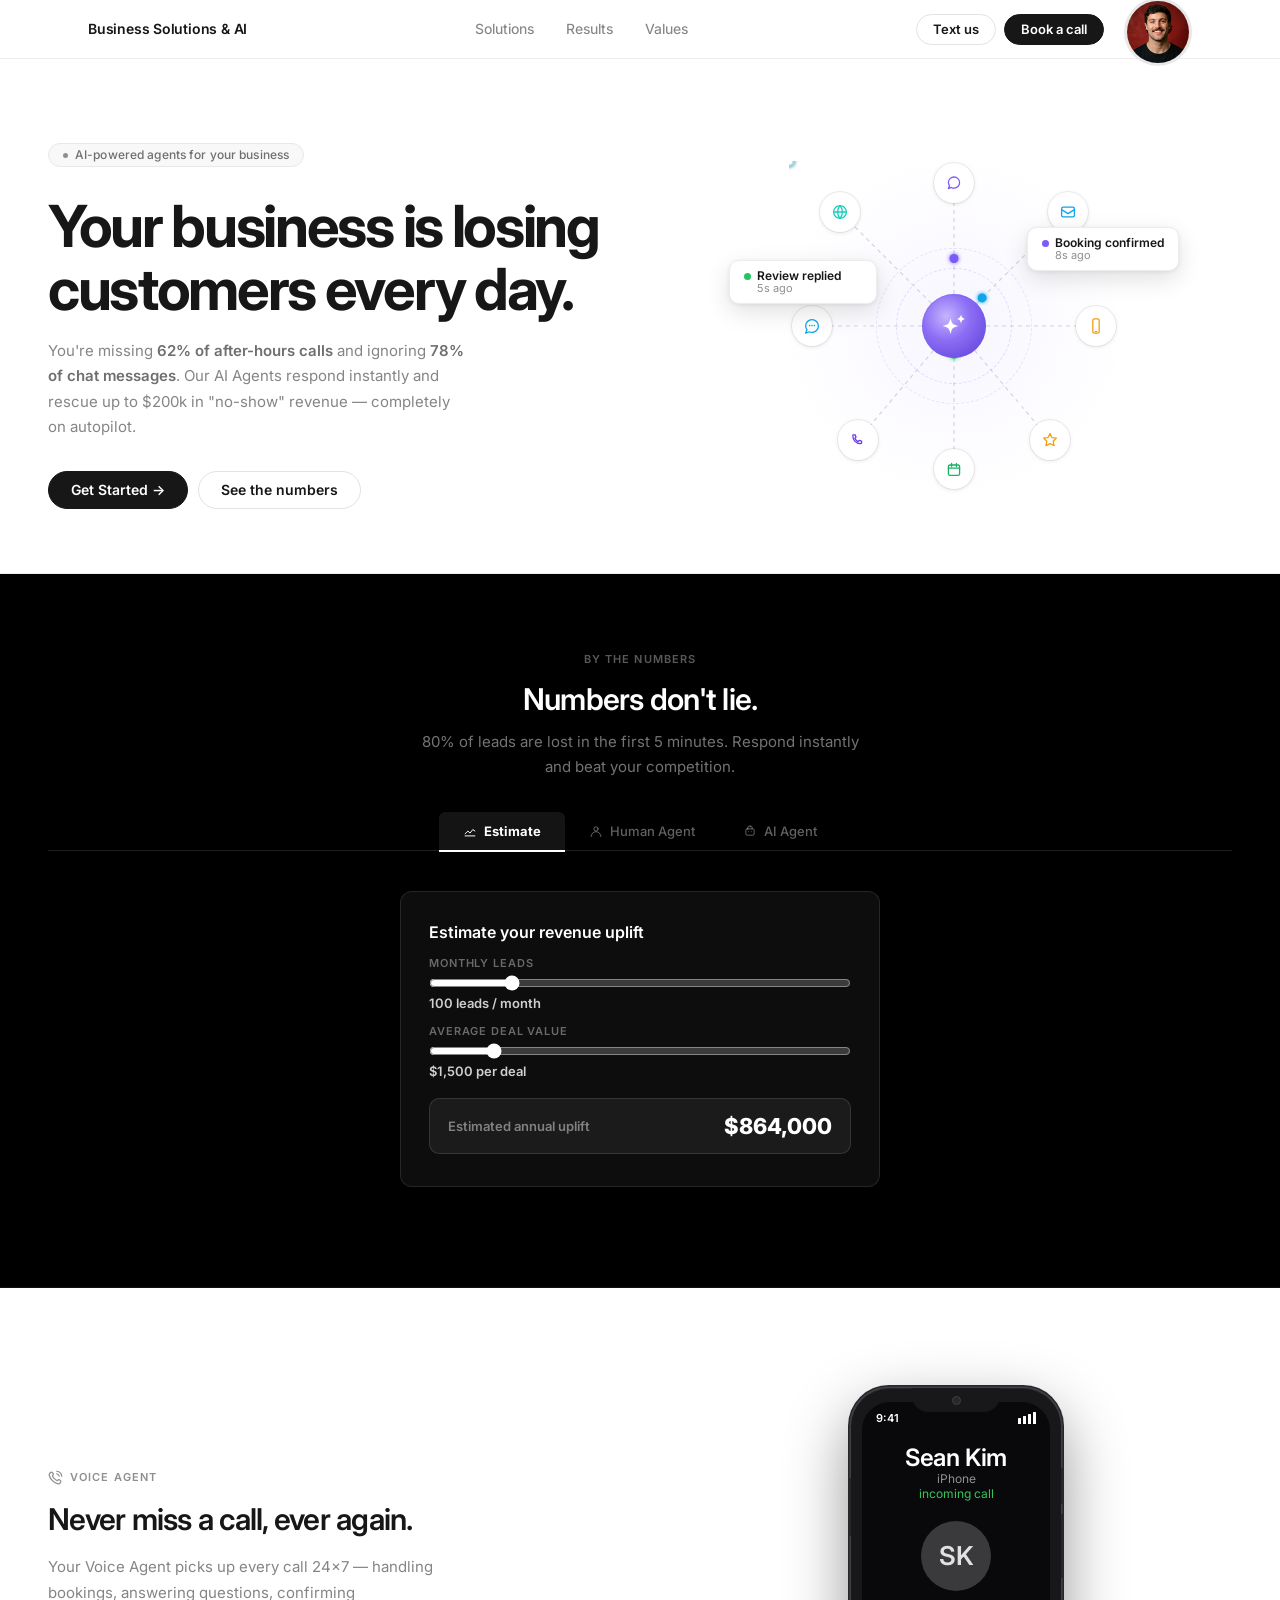
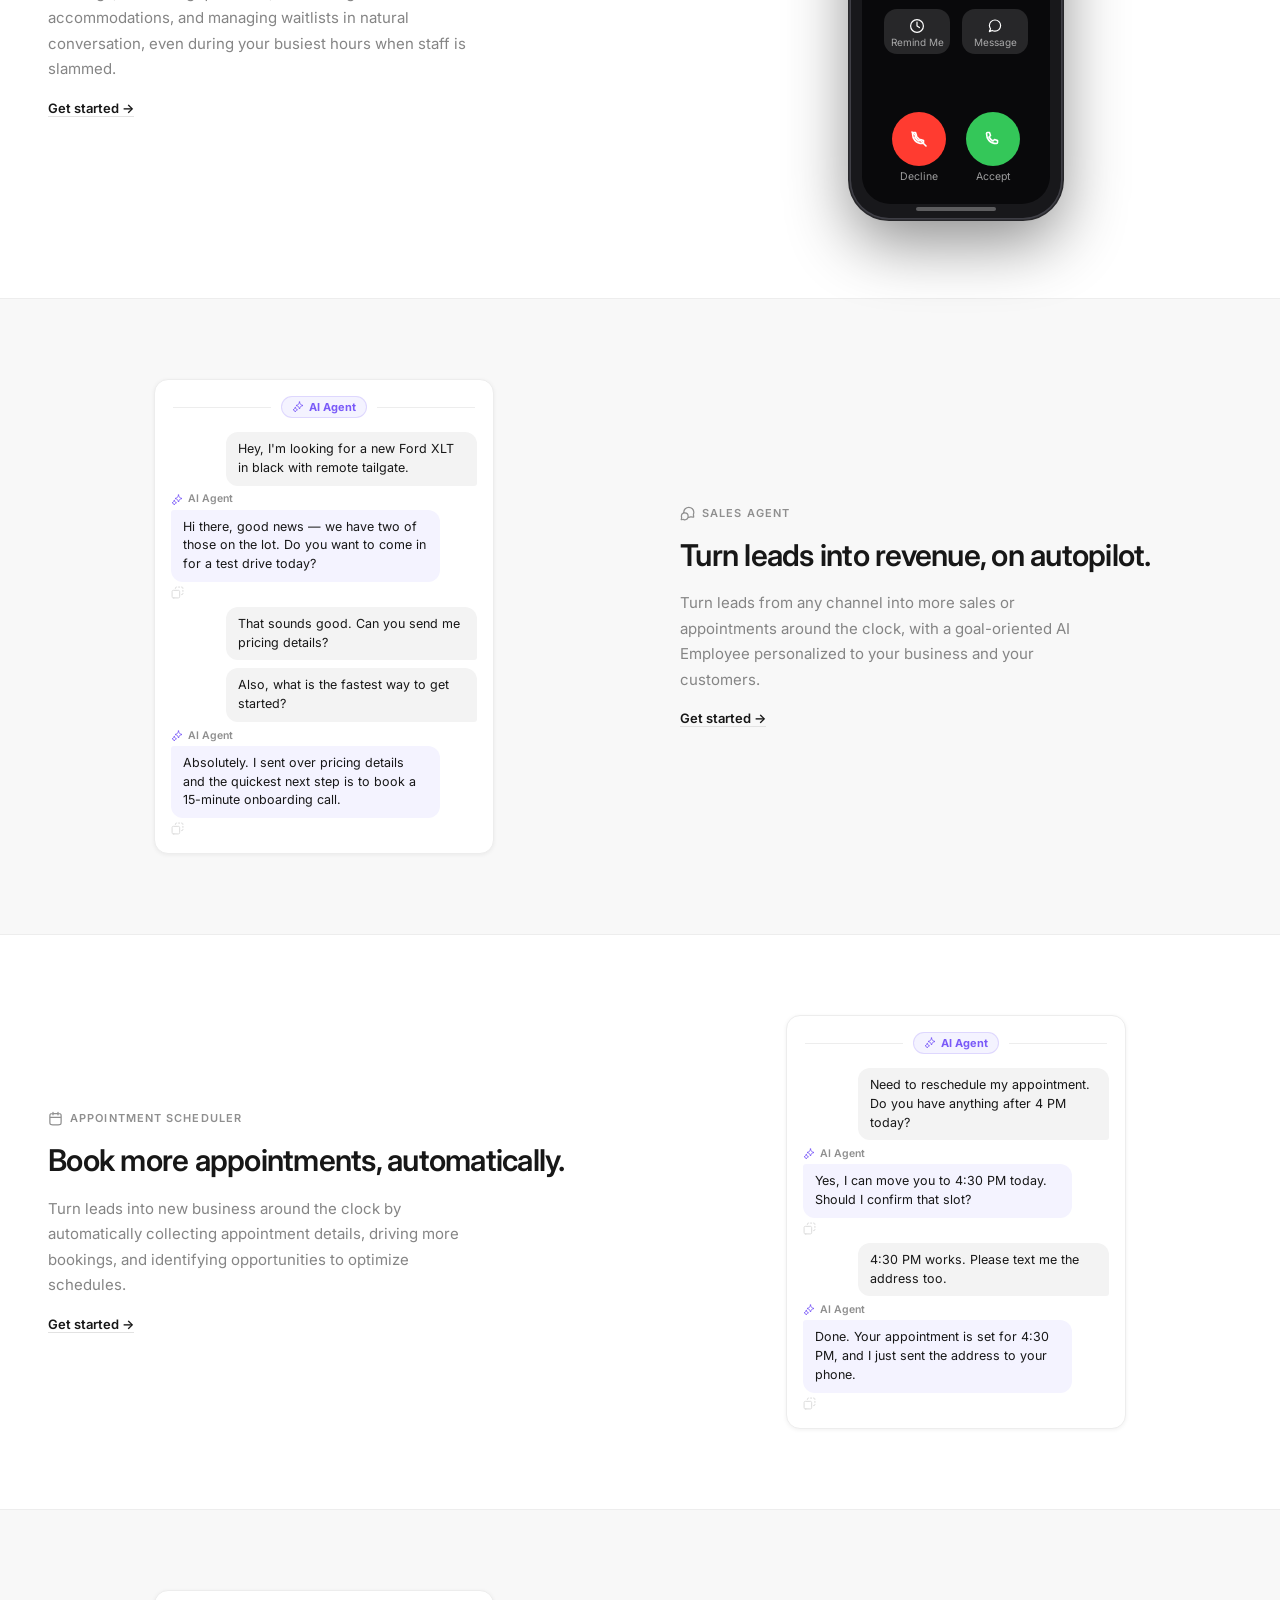
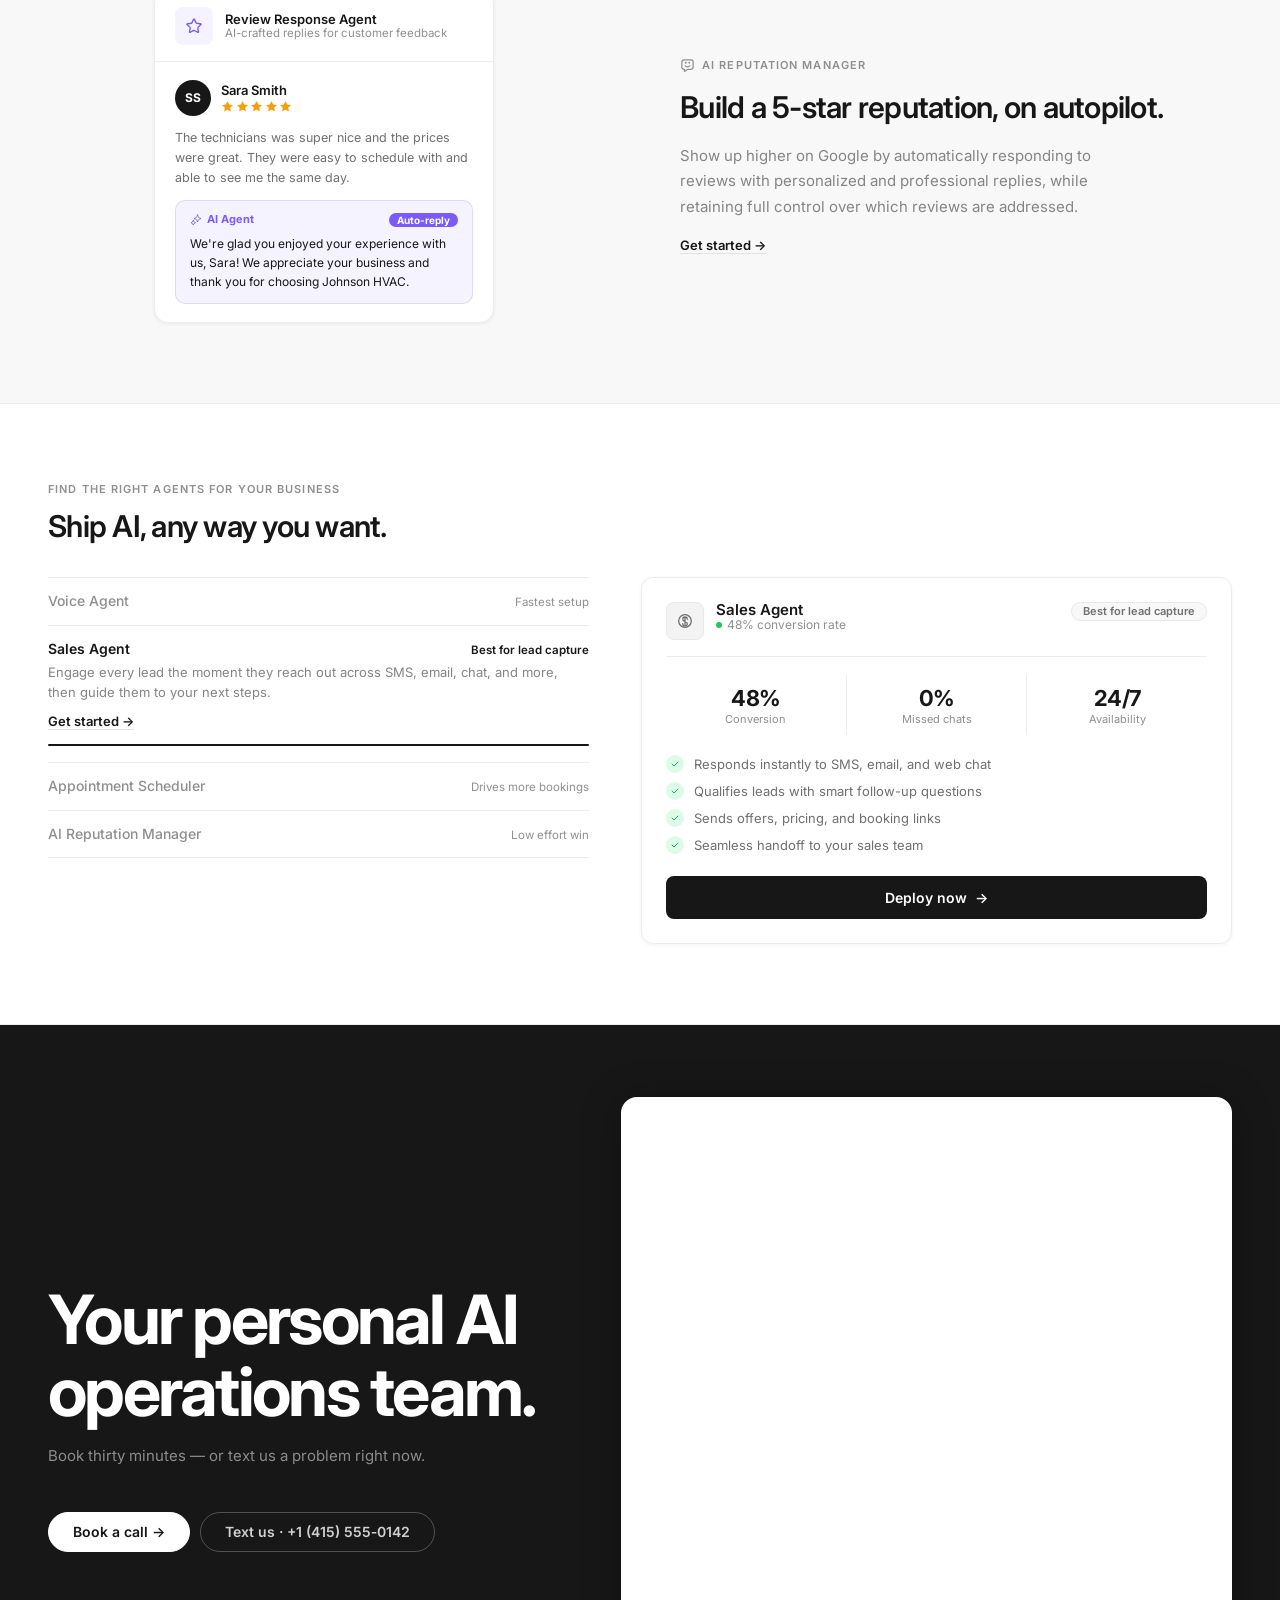
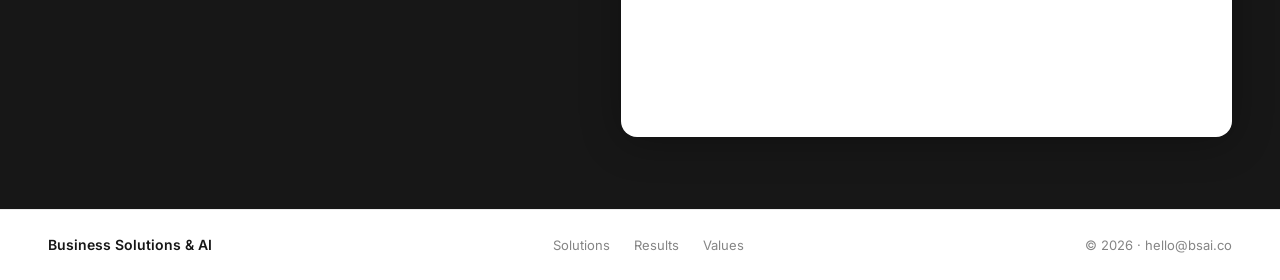
<file: AI Agents - reformatted.html>
<!DOCTYPE html>
<html lang="en">
<head>
  <meta charset="UTF-8" />
  <meta name="viewport" content="width=device-width, initial-scale=1.0" />
  <title>AI Agents — Business Solutions & AI</title>
  <link rel="preconnect" href="https://fonts.googleapis.com" />
  <link rel="preconnect" href="https://fonts.gstatic.com" crossorigin />
  <link href="https://fonts.googleapis.com/css2?family=Inter:ital,wght@0,300;0,400;0,500;0,600;0,700;0,800;1,400;1,500&display=swap" rel="stylesheet" />

  <style>
    /* ── Tokens ─────────────────────────────────────── */
    :root {
      --gray1:  #fcfcfc;
      --gray2:  #f8f8f8;
      --gray3:  #f3f3f3;
      --gray4:  #ededed;
      --gray5:  #e8e8e8;
      --gray6:  #e2e2e2;
      --gray7:  #dbdbdb;
      --gray8:  #c7c7c7;
      --gray9:  #8f8f8f;
      --gray10: #858585;
      --gray11: #6f6f6f;
      --gray12: #171717;
      --radii-pill: 9999px;
      /* accent only used inside product widget components */
      --accent:        #7a5af8;
      --accent-light:  #f4f3ff;
      --accent-border: rgba(122,90,248,.18);
      --green:    #16b364;
      --green-bg: #dcfce7;
    }

    /* ── Reset ──────────────────────────────────────── */
    *, *::before, *::after { box-sizing: border-box; margin: 0; padding: 0; }
    html { height: 100%; font-feature-settings: "kern" 1; font-kerning: normal; scroll-behavior: smooth; }
    body {
      font-family: Inter, -apple-system, BlinkMacSystemFont, 'Segoe UI', Roboto, Oxygen, Ubuntu, Cantarell, 'Helvetica Neue', sans-serif;
      -webkit-font-smoothing: antialiased;
      background: #fff;
      color: hsl(0,0%,9%);
      line-height: 1;
      overflow-x: hidden;
    }
    a { color: inherit; text-decoration: none; }

    /* ── Nav (matches index.html) ───────────────────── */
    nav {
      position: sticky; top: 0; z-index: 100;
      background: rgba(255,255,255,0.94);
      backdrop-filter: blur(14px);
      border-bottom: 1px solid var(--gray4);
    }
    .nav-inner {
      max-width: 1200px; margin: 0 auto; padding: 0 48px;
      display: flex; align-items: center; justify-content: space-between;
      height: 58px;
    }
    .brand { font-size: 14px; font-weight: 600; letter-spacing: -0.015em; color: var(--gray12); }
    .nav-links { display: flex; gap: 32px; font-size: 14px; color: var(--gray10); font-weight: 450; }
    .nav-links a:hover { color: var(--gray12); transition: color 0.15s; }
    .nav-cta { display: flex; gap: 8px; align-items: center; }

    /* ── Buttons (matches index.html) ───────────────── */
    .btn {
      font-family: inherit; font-size: 13px; font-weight: 600;
      padding: 8px 16px; border-radius: var(--radii-pill);
      cursor: pointer; border: 1px solid transparent;
      transition: all 0.15s; white-space: nowrap; line-height: 1;
    }
    .btn-outline { background: transparent; border-color: var(--gray6); color: var(--gray12); }
    .btn-outline:hover { border-color: var(--gray9); }
    .btn-dark { background: var(--gray12); color: #fff; border-color: var(--gray12); }
    .btn-dark:hover { background: #000; }
    .btn-white { background: #fff; color: var(--gray12); border-color: #fff; font-size: 14px; padding: 12px 24px; }
    .btn-white:hover { background: var(--gray2); }
    .btn-ghost-white { background: transparent; border-color: rgba(255,255,255,0.25); color: rgba(255,255,255,0.8); font-size: 14px; padding: 12px 24px; }
    .btn-ghost-white:hover { border-color: rgba(255,255,255,0.55); }

    /* ── Contact avatar (matches index.html) ────────── */
    .contact-avatar-wrap { position: relative; margin-left: 12px; align-self: center; }
    .contact-avatar {
      width: 68px; height: 68px; border-radius: 50%;
      object-fit: cover; object-position: center 15%;
      cursor: pointer; border: 3px solid var(--gray5);
      transition: border-color 0.18s, box-shadow 0.18s, transform 0.18s;
      display: block; position: relative; z-index: 101; margin-top: 6px;
    }
    .contact-avatar-wrap:hover .contact-avatar,
    .contact-avatar-wrap:focus-within .contact-avatar {
      border-color: var(--gray9); box-shadow: 0 0 0 4px rgba(23,23,23,0.07);
      transform: scale(1.5); transform-origin: top right;
    }
    .contact-card {
      position: absolute; top: 84px; left: 50%;
      background: #fff; border: 1px solid var(--gray5); border-radius: 12px;
      padding: 16px; min-width: 220px;
      box-shadow: 0 8px 32px rgba(0,0,0,0.10), 0 1px 4px rgba(0,0,0,0.06);
      opacity: 0; pointer-events: none;
      transform: translateX(-50%) translateY(-6px) scale(0.98);
      transition: opacity 0.18s, transform 0.18s; z-index: 200;
    }
    .contact-avatar-wrap:hover .contact-card,
    .contact-avatar-wrap:focus-within .contact-card {
      opacity: 1; pointer-events: auto; transform: translateX(-50%) translateY(0) scale(1);
    }
    .contact-card-header { display: flex; align-items: center; gap: 10px; margin-bottom: 12px; }
    .contact-card-name { font-size: 13px; font-weight: 600; color: var(--gray12); line-height: 1.3; }
    .contact-card-title { font-size: 11px; color: var(--gray10); font-weight: 400; margin-top: 1px; }
    .contact-divider { height: 1px; background: var(--gray4); margin-bottom: 12px; }
    .contact-row {
      display: flex; align-items: center; gap: 8px;
      font-size: 12px; color: var(--gray11); margin-bottom: 8px; text-decoration: none;
    }
    .contact-row:last-child { margin-bottom: 0; }
    .contact-row:hover { color: var(--gray12); }
    .contact-row svg { flex-shrink: 0; color: var(--gray9); }

    /* ── Sections ───────────────────────────────────── */
    .section-light  { padding: 80px 48px; border-bottom: 1px solid var(--gray4); background: #fff; }
    .section-tinted { padding: 80px 48px; border-bottom: 1px solid var(--gray4); background: var(--gray2); }
    .section-dark   { padding: 80px 48px; border-bottom: 1px solid #222; background: var(--gray12); color: #fff; }
    .section-inner  { max-width: 1200px; margin: 0 auto; }

    /* ── Typography (matches index.html) ────────────── */
    .section-label {
      font-size: 11px; font-weight: 600; text-transform: uppercase;
      letter-spacing: 0.1em; color: var(--gray9); margin-bottom: 16px; display: block;
    }
    .section-label-inv {
      font-size: 11px; font-weight: 600; text-transform: uppercase;
      letter-spacing: 0.1em; color: rgba(255,255,255,0.4); margin-bottom: 16px; display: block;
    }
    .section-h2 {
      font-size: clamp(22px, 2.8vw, 30px); font-weight: 600;
      letter-spacing: -0.025em; line-height: 1.25; color: var(--gray12); margin-bottom: 16px;
    }
    .section-h2-inv {
      font-size: clamp(22px, 2.8vw, 30px); font-weight: 600;
      letter-spacing: -0.025em; line-height: 1.25; color: #fff; margin-bottom: 16px;
    }
    .section-p { font-size: 15px; color: var(--gray10); line-height: 1.7; }
    .section-p strong { color: var(--gray11); font-weight: 600; }
    .section-p-inv { font-size: 15px; color: rgba(255,255,255,0.55); line-height: 1.7; }

    /* link-arrow (matches index.html) */
    .link-arrow {
      display: inline-block; font-size: 13px; font-weight: 600; color: var(--gray12);
      border-bottom: 1px solid var(--gray6); padding-bottom: 1px; margin-top: 20px;
      transition: border-color 0.15s;
    }
    .link-arrow:hover { border-color: var(--gray12); }

    /* ── Hero ───────────────────────────────────────── */
    .hero { padding: 84px 48px 0; border-bottom: 1px solid var(--gray4); }
    .hero-inner { max-width: 1200px; margin: 0 auto; }
    .hero-cols { display: flex; align-items: center; gap: 72px; padding-bottom: 64px; }
    .hero-copy { flex: 1; min-width: 0; }
    .hero-widget-col { flex: 1; display: flex; justify-content: center; align-items: center; }
    .hero-tag {
      display: inline-flex; align-items: center; gap: 7px;
      background: var(--gray2); border: 1px solid var(--gray5);
      border-radius: var(--radii-pill); padding: 5px 14px;
      font-size: 12px; color: var(--gray11); margin-bottom: 28px;
      font-weight: 500; letter-spacing: 0.01em;
    }
    .hero-tag .dot { width: 5px; height: 5px; border-radius: 50%; background: var(--gray9); }
    .hero h1 {
      font-size: clamp(30px, 4.8vw, 58px); font-weight: 700;
      letter-spacing: -0.04em; line-height: 1.08;
      color: var(--gray12); margin: 0 0 18px;
    }
    .hero p {
      font-size: 15px; color: var(--gray10); max-width: 420px;
      margin: 0 0 32px; line-height: 1.68; font-weight: 400;
    }
    .hero p strong { color: var(--gray11); font-weight: 600; }
    .hero-btns { display: flex; gap: 10px; }
    .hero-btns .btn { font-size: 14px; padding: 11px 22px; }

    /* hero stats row */
    .hero-stats {
      display: flex; align-items: center; gap: 40px;
      padding: 24px 0; border-top: 1px solid var(--gray4); margin-top: 64px;
    }
    .hero-stat { display: flex; align-items: center; gap: 10px; }
    .hero-stat-icon { color: var(--gray8); display: flex; align-items: center; }
    .hero-stat-icon svg { width: 17px; height: 17px; }
    .hero-stat-val { font-size: 15px; font-weight: 700; color: var(--gray12); display: block; line-height: 1.2; }
    .hero-stat-lbl { font-size: 11px; color: var(--gray9); display: block; }

    /* ── Hub widget ─────────────────────────────────── */
    .hub-wrap {
      position: relative; width: 330px; height: 330px; flex-shrink: 0;
    }
    .hub-wrap::before {
      content: ''; position: absolute; inset: -10px; border-radius: 50%;
      background: radial-gradient(circle, rgba(122,90,248,.06) 0%, transparent 70%);
    }
    .hub-svg { position: absolute; inset: 0; width: 100%; height: 100%; pointer-events: none; }
    .hub-center {
      position: absolute; top: 50%; left: 50%; transform: translate(-50%,-50%);
      width: 64px; height: 64px;
      background: radial-gradient(circle at 38% 35%, #c4b5fd 0%, #8b6df5 42%, #5b3dd4 100%);
      border-radius: 50%; display: flex; align-items: center; justify-content: center;
      color: #fff; z-index: 10;
      animation: hub-glow-pulse 5s ease-in-out infinite;
    }
    .hub-pulse-ring {
      position: absolute; inset: 0; border-radius: 50%;
      border: 1px solid rgba(122,90,248,.35);
      animation: hub-radar 5.5s ease-out infinite; pointer-events: none;
    }
    .hub-ring {
      position: absolute; top: 50%; left: 50%; border-radius: 50%; pointer-events: none; z-index: 3;
    }
    .hub-ring--lg {
      width: 156px; height: 156px; margin-left: -78px; margin-top: -78px;
      border: 1.5px dashed rgba(122,90,248,.16);
      animation: hub-gear-cw 38s linear infinite;
    }
    .hub-ring--md {
      width: 116px; height: 116px; margin-left: -58px; margin-top: -58px;
      border: 1.5px dashed rgba(122,90,248,.20);
      animation: hub-gear-ccw 26s linear infinite;
    }
    .hub-node {
      position: absolute; width: 40px; height: 40px; background: #fff;
      border-radius: 50%; display: flex; align-items: center; justify-content: center;
      box-shadow: 0 1px 4px rgba(0,0,0,0.1), 0 0 0 1px rgba(0,0,0,.06);
      z-index: 5; transform: translate(-50%,-50%);
    }
    .hub-node svg { width: 16px; height: 16px; flex-shrink: 0; }
    .hub-notif {
      position: absolute; background: #fff; border-radius: 10px; padding: 9px 14px;
      box-shadow: 0 8px 24px rgba(0,0,0,.12), 0 1px 4px rgba(0,0,0,.07);
      z-index: 20; min-width: 148px; border: 1px solid var(--gray4);
    }
    .hub-notif-row { display: flex; align-items: center; gap: 6px; margin-bottom: 1px; }
    .hub-notif-dot { width: 7px; height: 7px; border-radius: 50%; flex-shrink: 0; }
    .hub-notif-title { font-size: 12px; font-weight: 600; color: var(--gray12); }
    .hub-notif-time  { font-size: 11px; color: var(--gray9); margin-left: 13px; }
    .notif-review  { top: 30%; left: -60px; }
    .notif-booking { top: 20%; right: -60px; }

    @keyframes hub-gear-cw  { to { transform: rotate(360deg);  } }
    @keyframes hub-gear-ccw { to { transform: rotate(-360deg); } }
    @keyframes hub-glow-pulse {
      0%, 100% { box-shadow: 0 0 0 10px rgba(122,90,248,.08), 0 0 0 22px rgba(122,90,248,.03), 0 4px 14px rgba(122,90,248,.25); }
      50%       { box-shadow: 0 0 0 13px rgba(122,90,248,.13), 0 0 0 28px rgba(122,90,248,.06), 0 4px 20px rgba(122,90,248,.40); }
    }
    @keyframes hub-radar {
      0%   { transform: scale(1);   opacity: .5; }
      100% { transform: scale(3.6); opacity: 0; }
    }
    @keyframes node-receive {
      0%   { box-shadow: 0 0 0 0    var(--nc, rgba(122,90,248,.45)), 0 1px 4px rgba(0,0,0,.10); }
      50%  { box-shadow: 0 0 0 8px  var(--nc, rgba(122,90,248,.15)), 0 1px 4px rgba(0,0,0,.10); }
      100% { box-shadow: 0 0 0 14px transparent, 0 1px 4px rgba(0,0,0,.10); }
    }
    .hub-node.node-receiving { animation: node-receive 0.85s ease-out forwards; }

    @media (max-width: 960px) {
      .hero-cols { flex-direction: column-reverse; gap: 40px; padding-bottom: 48px; }
      .hero h1 { font-size: clamp(30px, 6vw, 48px); }
      .hero p { max-width: none; }
      .hub-wrap { width: 260px; height: 260px; }
      .notif-review  { left: -40px; }
      .notif-booking { right: -40px; }
    }

    /* ── Layout ─────────────────────────────────────── */
    .feature-row { display: flex; align-items: center; gap: 80px; }
    .feature-row > * { flex: 1; }
    .feature-row.reverse { flex-direction: row-reverse; }

    /* ── CTA Band (matches index.html) ──────────────── */
    .cta-band { background: var(--gray12); color: #fff; padding: 72px 48px; text-align: center; }
    .cta-band h2 { font-size: clamp(32px, 6vw, 68px); font-weight: 700; letter-spacing: -0.04em; line-height: 1.06; margin-bottom: 16px; }
    .cta-band p { font-size: 15px; color: rgba(255,255,255,0.5); margin-bottom: 44px; line-height: 1.6; }
    .cta-band .btns { display: flex; gap: 10px; justify-content: center; flex-wrap: wrap; }

    /* ── Footer (matches index.html) ────────────────── */
    footer { background: #fff; border-top: 1px solid var(--gray4); padding: 28px 48px; }
    .footer-inner {
      max-width: 1200px; margin: 0 auto;
      display: flex; justify-content: space-between; align-items: center;
      flex-wrap: wrap; gap: 16px; font-size: 13px; color: var(--gray10);
    }
    .footer-brand { font-size: 14px; font-weight: 600; color: var(--gray12); }
    .footer-links { display: flex; gap: 24px; }
    .footer-links a:hover { color: var(--gray12); }

    /* ══════════════════════════════════════════════════
       NUMBERS / TABS
    ══════════════════════════════════════════════════ */
    .tab-bar-wrap { display: flex; justify-content: center; border-bottom: 1.5px solid var(--gray5); margin-top: 32px; }
    .tab-bar { display: inline-flex; }
    .tab-btn {
      display: flex; align-items: center; gap: 7px;
      padding: 11px 24px; font-family: inherit; font-size: 13px; font-weight: 500;
      color: var(--gray9); background: none; border: none;
      border-bottom: 2px solid transparent; margin-bottom: -1.5px;
      cursor: pointer; white-space: nowrap; transition: color .15s;
    }
    .tab-btn svg { width: 14px; height: 14px; flex-shrink: 0; }
    .tab-btn:hover { color: var(--gray12); }
    .tab-btn.active {
      color: var(--gray12); border-bottom-color: var(--gray12);
      font-weight: 700; background: var(--gray3); border-radius: 6px 6px 0 0;
    }
    .tab-panels { padding: 40px 0 20px; }
    .tab-panel { display: none; }
    .tab-panel.active { display: block; }

    /* Revenue cards */
    .rev-grid { display: grid; grid-template-columns: repeat(3, 1fr); gap: 16px; max-width: 760px; margin: 0 auto; }
    .rev-card {
      background: #fff; border-radius: 12px; padding: 24px 20px;
      border: 1px solid var(--gray4); text-align: center;
      box-shadow: 0 1px 4px rgba(0,0,0,0.05);
    }
    .rev-card-icon { display: flex; justify-content: center; margin-bottom: 10px; }
    .rev-card-icon svg { width: 22px; height: 22px; }
    .rev-card-val { font-size: 26px; font-weight: 800; color: var(--gray12); display: block; margin-bottom: 4px; }
    .rev-card-lbl { font-size: 12px; color: var(--gray9); font-weight: 500; }

    /* Compare table */
    .compare-wrap { max-width: 680px; margin: 0 auto; }
    .compare-row {
      display: grid; grid-template-columns: 1fr 1fr 1fr;
      border-bottom: 1px solid var(--gray4); padding: 12px 0; font-size: 13px;
    }
    .compare-row:first-child { font-weight: 700; color: var(--gray12); border-bottom: 2px solid var(--gray5); padding-bottom: 10px; }
    .compare-row .c-label { color: var(--gray9); }
    .compare-row .c-human { text-align: center; color: var(--gray11); }
    .compare-row .c-ai    { text-align: center; color: var(--accent); font-weight: 600; }

    /* Estimate */
    .estimate-wrap {
      max-width: 480px; margin: 0 auto; background: #fff;
      border-radius: 12px; padding: 32px 28px;
      border: 1px solid var(--gray4); text-align: left;
    }
    .estimate-wrap h3 { font-size: 16px; font-weight: 600; color: var(--gray12); margin-bottom: 18px; }
    .estimate-field { margin-bottom: 16px; }
    .estimate-field label {
      font-size: 11px; font-weight: 600; color: var(--gray9); display: block;
      margin-bottom: 6px; text-transform: uppercase; letter-spacing: 0.08em;
    }
    .estimate-field input[type=range] { width: 100%; accent-color: var(--gray12); }
    .range-val { font-size: 13px; color: var(--gray12); font-weight: 600; margin-top: 4px; }
    .estimate-result {
      background: var(--gray2); border-radius: 10px; padding: 16px 18px; margin-top: 20px;
      display: flex; justify-content: space-between; align-items: center;
      border: 1px solid var(--gray4);
    }
    .estimate-result span:first-child { font-size: 13px; color: var(--gray11); font-weight: 600; }
    .estimate-result span:last-child  { font-size: 22px; font-weight: 800; color: var(--gray12); }

    /* ══════════════════════════════════════════════════
       FEATURE SECTIONS
    ══════════════════════════════════════════════════ */
    .feature-eyebrow {
      display: inline-flex; align-items: center; gap: 7px;
      font-size: 11px; font-weight: 600; letter-spacing: 0.1em; text-transform: uppercase;
      color: var(--gray9); margin-bottom: 16px;
    }
    .feature-eyebrow svg { width: 15px; height: 15px; color: var(--gray9); }

    /* ── Agent conversation panel ─── */
    .agent-conversation-panel {
      background: #fff; border-radius: 14px; border: 1px solid var(--gray4);
      box-shadow: 0 1px 4px rgba(0,0,0,0.06); overflow: hidden; width: 340px; font-family: inherit;
    }
    .agent-conversation-panel__header { display: flex; align-items: center; gap: 10px; padding: 16px 18px 0; }
    .agent-conversation-panel__header-line { flex: 1; height: 1px; background: var(--gray4); }
    .agent-conversation-panel__title-chip {
      display: inline-flex; align-items: center; gap: 5px;
      background: var(--accent-light); color: var(--accent);
      font-size: 11px; font-weight: 700; padding: 4px 10px;
      border-radius: var(--radii-pill); border: 1px solid var(--accent-border); white-space: nowrap;
    }
    .agent-conversation-panel__title-chip svg { width: 12px; height: 12px; }
    .agent-conversation-panel__messages { padding: 14px 16px 18px; display: flex; flex-direction: column; gap: 8px; }
    .agent-conversation-panel__message-row { display: flex; flex-direction: column; gap: 3px; }
    .agent-conversation-panel__message-row--user { align-items: flex-end; }
    .agent-conversation-panel__message--user {
      background: var(--gray3); color: var(--gray12); font-size: 12.5px;
      padding: 8px 12px; border-radius: 12px 12px 3px 12px; max-width: 82%; line-height: 1.5;
    }
    .agent-conversation-panel__message-row-meta {
      display: flex; align-items: center; gap: 5px;
      font-size: 10.5px; font-weight: 600; color: var(--gray9); margin-bottom: 1px;
    }
    .agent-conversation-panel__message-row-meta svg { width: 12px; height: 12px; color: var(--accent); }
    .agent-conversation-panel__message--agent {
      background: var(--accent-light); color: var(--gray12); font-size: 12.5px;
      padding: 8px 12px; border-radius: 3px 12px 12px 12px; max-width: 88%; line-height: 1.5;
    }
    .agent-conversation-panel__message-copy {
      display: inline-flex; align-self: flex-start; color: var(--gray8); cursor: pointer; margin-top: 1px; opacity: .65;
    }
    .agent-conversation-panel__message-copy svg { width: 13px; height: 13px; }

    /* ── Reputation card ─── */
    .hr-card {
      background: #fff; border-radius: 14px; border: 1px solid var(--gray4);
      box-shadow: 0 1px 4px rgba(0,0,0,0.06); overflow: hidden; width: 340px;
    }
    .hr-card-header { display: flex; align-items: center; gap: 12px; padding: 16px 20px; border-bottom: 1px solid var(--gray4); }
    .hr-card-header-icon {
      width: 38px; height: 38px; background: var(--accent-light); border-radius: 8px;
      display: flex; align-items: center; justify-content: center; flex-shrink: 0;
    }
    .hr-card-header-icon svg { width: 18px; height: 18px; color: var(--accent); }
    .hr-card-header-title { font-size: 13px; font-weight: 600; color: var(--gray12); line-height: 1.3; }
    .hr-card-header-sub   { font-size: 11.5px; color: var(--gray9); }
    .hr-card-content { padding: 18px 20px; display: flex; flex-direction: column; gap: 12px; }

    .rrpc__reviewer { display: flex; align-items: center; gap: 10px; }
    .rrpc__avatar {
      width: 36px; height: 36px; background: var(--gray12); border-radius: 50%;
      display: flex; align-items: center; justify-content: center;
      font-size: 12px; font-weight: 700; color: #fff; flex-shrink: 0;
    }
    .rrpc__reviewer-name { font-size: 13px; font-weight: 600; color: var(--gray12); line-height: 1.3; }
    .rrpc__stars { display: flex; gap: 1.5px; margin-top: 2px; }
    .rrpc__stars svg { width: 13px; height: 13px; fill: #f59e0b; color: #f59e0b; }
    .rrpc__review-text { font-size: 12.5px; color: var(--gray11); line-height: 1.6; }
    .rrpc__ai-reply { background: var(--accent-light); border-radius: 10px; padding: 12px 14px; border: 1px solid var(--accent-border); }
    .rrpc__ai-meta { display: flex; align-items: center; justify-content: space-between; margin-bottom: 7px; }
    .rrpc__ai-label { display: flex; align-items: center; gap: 5px; font-size: 11px; font-weight: 700; color: var(--accent); }
    .rrpc__ai-label svg { width: 12px; height: 12px; }
    .rrpc__auto-badge { font-size: 10px; font-weight: 700; background: var(--accent); color: #fff; padding: 2px 8px; border-radius: var(--radii-pill); }
    .rrpc__ai-text { font-size: 12px; color: var(--gray12); line-height: 1.6; }

    /* ══════════════════════════════════════════════════
       SHIP AI
    ══════════════════════════════════════════════════ */
    .stats-banner-outer { position: relative; margin-bottom: 58px; }
    .stats-banner-label {
      position: absolute; top: -11px; left: 50%; transform: translateX(-50%);
      background: var(--gray12); padding: 0 14px;
      font-size: 10px; font-weight: 700; letter-spacing: 0.1em;
      text-transform: uppercase; color: rgba(255,255,255,0.45); white-space: nowrap; z-index: 2;
    }
    .stats-banner {
      background: rgba(255,255,255,0.06); border: 1px solid rgba(255,255,255,0.12);
      border-radius: 12px; padding: 22px 40px;
      display: flex; align-items: center; justify-content: space-between;
    }
    .stat-item { text-align: center; }
    .stat-val  { display: block; font-size: 22px; font-weight: 700; color: #fff; line-height: 1.2; }
    .stat-lbl  { display: block; font-size: 10.5px; font-weight: 600; letter-spacing: 0.04em; text-transform: uppercase; color: rgba(255,255,255,0.4); margin-top: 3px; }
    .stat-div  { width: 1px; height: 34px; background: rgba(255,255,255,0.12); }

    .ship-intro { font-size: 11px; color: var(--gray9); font-weight: 600; text-transform: uppercase; letter-spacing: 0.1em; margin-bottom: 6px; }
    .ship-h2 { font-size: clamp(22px, 2.8vw, 30px); font-weight: 600; letter-spacing: -0.025em; color: var(--gray12); margin-bottom: 36px; }
    .ship-cols { display: flex; gap: 52px; align-items: flex-start; }

    .agent-list { flex: 1; }
    .agent-item { padding: 16px 0; border-bottom: 1px solid var(--gray4); cursor: pointer; }
    .agent-item:first-child { border-top: 1px solid var(--gray4); }
    .agent-item-top { display: flex; justify-content: space-between; align-items: baseline; }
    .agent-item-name { font-size: 14px; font-weight: 500; color: var(--gray9); transition: color .15s, font-weight .15s; }
    .agent-item-badge { font-size: 11.5px; color: var(--gray9); transition: color .15s; }
    .agent-item-desc { font-size: 13px; color: var(--gray10); line-height: 1.55; margin-top: 6px; display: none; }
    .agent-item-cta  { margin-top: 10px; display: none; }
    .agent-item-bar  { height: 2px; background: var(--gray12); margin-top: 14px; border-radius: 2px; display: none; }
    .agent-item.active .agent-item-name  { font-weight: 600; color: var(--gray12); }
    .agent-item.active .agent-item-badge { color: var(--gray12); font-weight: 600; }
    .agent-item.active .agent-item-desc  { display: block; }
    .agent-item.active .agent-item-cta   { display: block; }
    .agent-item.active .agent-item-bar   { display: block; }

    .link-arrow-sm {
      display: inline-block; font-size: 13px; font-weight: 600; color: var(--gray12);
      border-bottom: 1px solid var(--gray6); padding-bottom: 1px;
      transition: border-color 0.15s;
    }
    .link-arrow-sm:hover { border-color: var(--gray12); }

    .agent-card {
      flex: 1; background: #fff; border-radius: 12px; border: 1px solid var(--gray4);
      box-shadow: 0 1px 4px rgba(0,0,0,0.05); padding: 24px;
    }
    .agent-card-head {
      display: flex; align-items: flex-start; gap: 12px;
      padding-bottom: 16px; margin-bottom: 18px; border-bottom: 1px solid var(--gray4);
    }
    .agent-card-icon {
      width: 38px; height: 38px; background: var(--gray3); border-radius: 8px;
      border: 1px solid var(--gray5);
      display: flex; align-items: center; justify-content: center; flex-shrink: 0;
    }
    .agent-card-icon svg { width: 18px; height: 18px; color: var(--gray11); }
    .agent-card-name { font-size: 15px; font-weight: 600; color: var(--gray12); }
    .agent-card-sub  { display: flex; align-items: center; gap: 5px; font-size: 12px; color: var(--gray9); margin-top: 2px; }
    .agent-card-sub-dot { width: 6px; height: 6px; border-radius: 50%; background: #22c55e; }
    .agent-best-badge {
      margin-left: auto; background: var(--gray2); color: var(--gray11);
      font-size: 11px; font-weight: 600; padding: 3px 11px;
      border-radius: var(--radii-pill); white-space: nowrap; border: 1px solid var(--gray5);
    }
    .agent-metrics { display: flex; margin-bottom: 20px; }
    .agent-metric { flex: 1; text-align: center; padding: 10px 0; }
    .agent-metric:not(:last-child) { border-right: 1px solid var(--gray4); }
    .agent-metric-val { display: block; font-size: 22px; font-weight: 700; color: var(--gray12); line-height: 1.2; letter-spacing: -0.03em; }
    .agent-metric-lbl { display: block; font-size: 11px; color: var(--gray9); margin-top: 3px; }
    .agent-features { display: flex; flex-direction: column; gap: 9px; margin-bottom: 22px; }
    .agent-feat { display: flex; align-items: center; gap: 10px; font-size: 13px; color: var(--gray11); }
    .check-circle {
      width: 18px; height: 18px; border-radius: 50%;
      background: var(--green-bg); color: var(--green);
      display: flex; align-items: center; justify-content: center; flex-shrink: 0;
    }
    .check-circle svg { width: 10px; height: 10px; }
    .btn-deploy {
      width: 100%; background: var(--gray12); color: #fff; border: none;
      border-radius: 8px; padding: 13px; font-family: inherit;
      font-size: 14px; font-weight: 600; cursor: pointer;
      display: flex; align-items: center; justify-content: center; gap: 6px;
      transition: background .15s;
    }
    .btn-deploy:hover { background: #000; }

    /* ── Section black ──────────────────────────────── */
    .section-black { padding: 80px 48px; border-bottom: 1px solid #111; background: #000; color: #fff; }
    .section-black .section-label { color: rgba(255,255,255,.35); }
    .section-black .section-h2 { color: #fff; }
    .section-black .section-p { color: rgba(255,255,255,.45); }
    /* tabs */
    .section-black .tab-bar-wrap { border-bottom-color: rgba(255,255,255,.12); }
    .section-black .tab-btn { color: rgba(255,255,255,.38); }
    .section-black .tab-btn:hover { color: rgba(255,255,255,.75); }
    .section-black .tab-btn.active { color: #fff; border-bottom-color: #fff; background: rgba(255,255,255,.08); }
    /* revenue cards */
    .section-black .rev-card { background: rgba(255,255,255,.06); border-color: rgba(255,255,255,.1); box-shadow: none; }
    .section-black .rev-card-val { color: #fff; }
    .section-black .rev-card-lbl { color: rgba(255,255,255,.38); }
    /* compare table */
    .section-black .compare-row { border-bottom-color: rgba(255,255,255,.10); }
    .section-black .compare-row:first-child { border-bottom-color: rgba(255,255,255,.18); }
    .section-black .c-label { color: rgba(255,255,255,.38) !important; }
    .section-black .c-human { color: rgba(255,255,255,.65) !important; }
    .section-black .c-ai    { color: var(--accent) !important; }
    .section-black .compare-row:first-child .c-human,
    .section-black .compare-row:first-child .c-ai { color: #fff !important; }
    /* estimate */
    .section-black .estimate-wrap { background: rgba(255,255,255,.05); border-color: rgba(255,255,255,.1); }
    .section-black .estimate-wrap h3 { color: #fff; }
    .section-black .estimate-field label { color: rgba(255,255,255,.38); }
    .section-black .range-val { color: rgba(255,255,255,.8); }
    .section-black .estimate-field input[type=range] { accent-color: #fff; }
    .section-black .estimate-result { background: rgba(255,255,255,.06); border-color: rgba(255,255,255,.12); }
    .section-black .estimate-result span:first-child { color: rgba(255,255,255,.45); }
    .section-black .estimate-result span:last-child  { color: #fff; }

    /* ══════════════════════════════════════════════════
       IPHONE VOICE WIDGET
    ══════════════════════════════════════════════════ */
    .iphone-frame {
      position: relative; width: 210px; height: 430px;
      background: #18181b; border-radius: 38px; padding: 14px 11px;
      box-shadow: 0 0 0 1.5px #3f3f46, 0 0 0 3px #27272a,
                  0 24px 64px rgba(0,0,0,.45), inset 0 1px 0 rgba(255,255,255,.06);
    }
    .iphone-notch {
      position: absolute; top: 0; left: 50%; transform: translateX(-50%);
      width: 88px; height: 24px; background: #18181b;
      border-radius: 0 0 16px 16px; z-index: 20;
      display: flex; align-items: center; justify-content: center;
    }
    .iphone-notch-cam {
      width: 9px; height: 9px; background: #27272a;
      border-radius: 50%; border: 1.5px solid #3f3f46;
    }
    .iphone-side-btn { position: absolute; background: #27272a; border-radius: 2px; }
    .iphone-side-btn--left   { left: -3px;  top: 90px;  width: 3px; height: 58px; border-radius: 2px 0 0 2px; }
    .iphone-side-btn--right1 { right: -3px; top: 80px;  width: 3px; height: 36px; border-radius: 0 2px 2px 0; }
    .iphone-side-btn--right2 { right: -3px; top: 126px; width: 3px; height: 64px; border-radius: 0 2px 2px 0; }
    .call-phone {
      width: 100%; height: 100%; background: #09090b;
      border-radius: 28px; overflow: hidden;
      display: flex; flex-direction: column;
    }
    /* status bar */
    .phone-status-bar {
      display: flex; align-items: center; padding: 10px 14px 4px;
      font-size: 11px; font-weight: 600; color: #fff;
    }
    .phone-status-bar--three { justify-content: space-between; }
    .call-listen-title { font-size: 10.5px; color: #fff; font-weight: 500; }
    .phone-status-right { display: flex; align-items: center; color: #fff; }
    /* waveform */
    .call-waveform {
      display: flex; align-items: center; justify-content: center;
      gap: 2.5px; padding: 8px 16px; height: 44px;
    }
    .call-waveform-bar {
      display: inline-block; width: 2.5px; background: var(--accent);
      border-radius: 2px;
      animation: wave 1.1s ease-in-out infinite;
      animation-delay: calc(var(--i) * 55ms);
    }
    @keyframes wave {
      0%, 100% { height: 3px;  opacity: .5; }
      50%       { height: 18px; opacity: 1;  }
    }
    /* transcript */
    .call-transcript-header {
      display: flex; align-items: center; gap: 8px;
      padding: 7px 14px; font-size: 11.5px; font-weight: 600; color: #fff;
      border-bottom: 1px solid #27272a; border-top: 1px solid #27272a;
    }
    .call-transcript-back { color: var(--accent); cursor: pointer; }
    .call-transcript-body {
      flex: 1; overflow-y: auto; padding: 10px 14px;
      display: flex; flex-direction: column; gap: 9px; scrollbar-width: none;
    }
    .call-transcript-body::-webkit-scrollbar { display: none; }
    .call-transcript-line {
      line-height: 1.45; opacity: 0; transform: translateY(6px);
      transition: opacity .38s ease, transform .38s ease;
    }
    .call-transcript-line.msg-visible { opacity: 1; transform: translateY(0); }
    .call-speaker { display: block; font-size: 10.5px; font-weight: 600; color: rgba(255,255,255,.55); margin-bottom: 2px; }
    .call-speaker--ai { color: var(--accent); }
    .call-message { font-size: 11.5px; color: #e4e4e7; line-height: 1.52; }
    .call-continue {
      display: flex; align-items: center; justify-content: space-between;
      padding: 10px 16px; background: #18181b; border-top: 1px solid #27272a;
      font-size: 12px; font-weight: 500; color: rgba(255,255,255,.8);
    }
    .call-mic-btn {
      width: 32px; height: 32px; background: #3a3a3c;
      border-radius: 50%; display: flex; align-items: center; justify-content: center; flex-shrink: 0;
    }
    .call-mic-btn svg { width: 15px; height: 15px; color: #fff; }
    .call-sparkle {
      display: flex; justify-content: center; align-items: center; padding: 7px 0 5px;
    }
    /* iOS call screens */
    .ios-call-wrap { flex: 1; display: flex; flex-direction: column; }
    .ios-caller-block {
      display: flex; flex-direction: column; align-items: center; padding-top: 18px; gap: 3px;
    }
    .ios-caller-name { font-size: 24px; font-weight: 600; color: #fff; letter-spacing: -.4px; }
    .ios-caller-type  { font-size: 12px; color: rgba(255,255,255,.55); }
    .ios-caller-ring  { font-size: 12px; color: #34c759; }
    .ios-avatar-lg {
      width: 70px; height: 70px; background: #3a3a3c; border-radius: 50%;
      display: flex; align-items: center; justify-content: center;
      font-size: 26px; font-weight: 600; color: rgba(255,255,255,.85);
      margin: 18px auto 18px;
    }
    .ios-call-options { display: flex; gap: 12px; padding: 0 22px; margin-bottom: auto; }
    .ios-call-opt {
      flex: 1; background: rgba(255,255,255,.12); border-radius: 13px;
      padding: 9px 6px 7px; display: flex; flex-direction: column; align-items: center; gap: 3px;
    }
    .ios-call-opt svg { width: 16px; height: 16px; color: #fff; }
    .ios-call-opt span { font-size: 10px; color: rgba(255,255,255,.6); }
    .ios-call-actions {
      display: flex; justify-content: space-around; align-items: center;
      padding: 16px 20px 22px;
    }
    .ios-call-action { display: flex; flex-direction: column; align-items: center; gap: 6px; }
    .ios-action-btn {
      width: 54px; height: 54px; border-radius: 50%;
      display: flex; align-items: center; justify-content: center; color: #fff;
    }
    .ios-action-btn svg { width: 20px; height: 20px; }
    .ios-action-btn--decline { background: #ff3b30; }
    .ios-action-btn--accept  { background: #34c759; }
    .ios-action-lbl { font-size: 10.5px; color: rgba(255,255,255,.6); }
    /* Active call */
    .ios-active-wrap {
      flex: 1; display: flex; flex-direction: column; align-items: center; padding: 12px 20px 18px;
    }
    .ios-active-name  { font-size: 21px; font-weight: 600; color: #fff; }
    .ios-active-timer { font-size: 13px; color: rgba(255,255,255,.5); margin-bottom: 14px; }
    .ios-controls {
      display: grid; grid-template-columns: 1fr 1fr 1fr; gap: 14px 10px;
      width: 100%; margin-top: auto;
    }
    .ios-ctrl { display: flex; flex-direction: column; align-items: center; gap: 5px; }
    .ios-ctrl-btn {
      width: 46px; height: 46px; background: rgba(255,255,255,.13);
      border-radius: 50%; display: flex; align-items: center; justify-content: center; color: #fff;
    }
    .ios-ctrl-btn svg { width: 17px; height: 17px; }
    .ios-ctrl-btn--end { background: #ff3b30; }
    .ios-ctrl-lbl { font-size: 10px; color: rgba(255,255,255,.5); }
    /* Confirmed slide */
    .call-confirmed-wrap {
      flex: 1; width: 100%; display: flex; flex-direction: column;
      align-items: center; justify-content: center;
      gap: 8px; padding: 16px;
    }
    .call-confirmed-icon {
      width: 52px; height: 52px; background: rgba(22,179,100,.18);
      border-radius: 50%; display: flex; align-items: center; justify-content: center;
      color: #16b364; margin-bottom: 6px;
    }
    .call-confirmed-icon svg { width: 24px; height: 24px; }
    .call-confirmed-title { font-size: 15px; font-weight: 700; color: #fff; text-align: center; }
    .call-confirmed-sub   { font-size: 11px; color: #a1a1aa; line-height: 1.6; text-align: center; }
    .call-confirmed-sms {
      margin-top: 10px; background: rgba(22,179,100,.12); border-radius: 8px;
      padding: 7px 16px; font-size: 10.5px; color: #22c55e; font-weight: 700;
      display: flex; align-items: center; justify-content: center; gap: 6px; white-space: nowrap;
    }
    .call-confirmed-sms svg { width: 14px; height: 14px; }
    /* Carousel */
    .phone-carousel { position: relative; flex: 1; overflow: hidden; min-height: 0; }
    .phone-slide {
      position: absolute; inset: 0; display: flex; flex-direction: column;
      opacity: 0; transform: translateY(14px);
      transition: opacity .48s ease, transform .48s ease; pointer-events: none;
    }
    .phone-slide.is-active { opacity: 1; transform: translateY(0); pointer-events: auto; }
    .phone-slide.is-exit   { opacity: 0; transform: translateY(-14px); transition: opacity .38s ease, transform .38s ease; }
    .iphone-home-bar {
      position: absolute; bottom: 7px; left: 50%; transform: translateX(-50%);
      width: 80px; height: 4px; background: rgba(255,255,255,.3); border-radius: 3px;
    }

    /* ── Responsive ─────────────────────────────────── */
    @media (max-width: 960px) {
      .feature-row, .feature-row.reverse { flex-direction: column; gap: 40px; }
      .ship-cols { flex-direction: column; }
    }
    @media (max-width: 768px) {
      .nav-links { display: none; }
      .nav-inner { padding: 0 24px; }
      .hero, .section-light, .section-tinted, .section-dark, .section-black, .cta-band, footer { padding-left: 24px; padding-right: 24px; }
      .rev-grid { grid-template-columns: repeat(2, 1fr); }
      .stats-banner { padding: 16px 20px; flex-wrap: wrap; gap: 16px; justify-content: center; }
      .hero-stats { flex-wrap: wrap; gap: 20px; }
    }
  </style>
</head>
<body>

<!-- NAV -->
<nav>
  <div class="nav-inner">
    <a href="index.html" class="brand">Business Solutions & AI</a>
    <div class="nav-links">
      <a href="index.html#solutions">Solutions</a>
      <a href="background.html">Results</a>
      <a href="index.html#values">Values</a>
    </div>
    <div class="nav-cta">
      <button class="btn btn-outline">Text us</button>
      <a href="#book" class="btn btn-dark">Book a call</a>
      <div class="contact-avatar-wrap" tabindex="0">
        <img class="contact-avatar" src="Images/headshot.png" alt="Tucker Strycharz">
        <div class="contact-card" role="tooltip">
          <div class="contact-card-header">
            <div>
              <div class="contact-card-name">Tucker Strycharz</div>
              <div class="contact-card-title">Business Development</div>
            </div>
          </div>
          <div class="contact-divider"></div>
          <a class="contact-row" href="mailto:tucker.strycharz@gmail.com">
            <svg width="13" height="13" viewBox="0 0 24 24" fill="none" stroke="currentColor" stroke-width="1.75"><path stroke-linecap="round" stroke-linejoin="round" d="M3 8l7.89 5.26a2 2 0 002.22 0L21 8M5 19h14a2 2 0 002-2V7a2 2 0 00-2-2H5a2 2 0 00-2 2v10a2 2 0 002 2z"/></svg>
            tucker.strycharz@gmail.com
          </a>
          <a class="contact-row" href="https://www.linkedin.com/in/tucker-strycharz/" target="_blank" rel="noopener noreferrer">
            <svg width="13" height="13" viewBox="0 0 24 24" fill="none" stroke="currentColor" stroke-width="1.75"><path stroke-linecap="round" stroke-linejoin="round" d="M16 8a6 6 0 016 6v7h-4v-7a2 2 0 00-2-2 2 2 0 00-2 2v7h-4v-7a6 6 0 016-6zM2 9h4v12H2z"/><circle cx="4" cy="4" r="2" stroke-linecap="round" stroke-linejoin="round"/></svg>
            LinkedIn →
          </a>
          <a class="btn btn-dark" href="background.html" style="display:block;text-align:center;margin-top:10px;font-size:12px;padding:8px 14px;border-radius:var(--radii-pill);text-decoration:none">View Experience</a>
        </div>
      </div>
    </div>
  </div>
</nav>


<!-- ══════════════════════════════════════════════════════
     HERO
══════════════════════════════════════════════════════ -->
<section class="hero">
  <div class="hero-inner">
    <div class="hero-cols">

      <!-- LEFT: copy -->
      <div class="hero-copy">
        <div class="hero-tag">
          <span class="dot"></span>
          AI-powered agents for your business
        </div>
        <h1>Your business is losing customers every day.</h1>
        <p>
          You're missing <strong>62% of after-hours calls</strong> and ignoring
          <strong>78% of chat messages</strong>. Our AI Agents respond instantly and
          rescue up to $200k in "no-show" revenue — completely on autopilot.
        </p>
        <div class="hero-btns">
          <a href="#book" class="btn btn-dark">Get Started →</a>
          <button class="btn btn-outline">See the numbers</button>
        </div>
      </div>

      <!-- RIGHT: hub widget -->
      <div class="hero-widget-col">
        <div class="hub-wrap">

          <div class="hub-ring hub-ring--lg"></div>
          <div class="hub-ring hub-ring--md"></div>

          <svg class="hub-svg" viewBox="0 0 330 330" xmlns="http://www.w3.org/2000/svg">
            <defs>
              <style>.spoke { stroke: #d0d5dd; stroke-width: 1.2; stroke-dasharray: 4 4; fill: none; }</style>
              <filter id="sig-glow" x="-100%" y="-100%" width="300%" height="300%">
                <feGaussianBlur stdDeviation="2" result="blur"/>
                <feMerge><feMergeNode in="blur"/><feMergeNode in="SourceGraphic"/></feMerge>
              </filter>
            </defs>
            <!-- Spokes -->
            <line class="spoke" x1="165" y1="165" x2="165" y2="22"/>
            <line class="spoke" x1="165" y1="165" x2="279" y2="51"/>
            <line class="spoke" x1="165" y1="165" x2="307" y2="165"/>
            <line class="spoke" x1="165" y1="165" x2="261" y2="279"/>
            <line class="spoke" x1="165" y1="165" x2="165" y2="308"/>
            <line class="spoke" x1="165" y1="165" x2="69"  y2="279"/>
            <line class="spoke" x1="165" y1="165" x2="23"  y2="165"/>
            <line class="spoke" x1="165" y1="165" x2="51"  y2="51"/>
            <!-- Outbound signals -->
            <circle r="4.5" fill="#7a5af8" filter="url(#sig-glow)">
              <animateMotion dur="4.2s" begin="0s" repeatCount="indefinite" path="M165,165 L165,22"/>
              <animate attributeName="opacity" dur="4.2s" begin="0s" repeatCount="indefinite" values="0;1;1;0" keyTimes="0;0.06;0.90;1"/>
            </circle>
            <circle r="4.5" fill="#0ba5ec" filter="url(#sig-glow)">
              <animateMotion dur="4.8s" begin="0.8s" repeatCount="indefinite" path="M165,165 L279,51"/>
              <animate attributeName="opacity" dur="4.8s" begin="0.8s" repeatCount="indefinite" values="0;1;1;0" keyTimes="0;0.06;0.90;1"/>
            </circle>
            <circle r="4.5" fill="#f59e0b" filter="url(#sig-glow)">
              <animateMotion dur="4.4s" begin="1.6s" repeatCount="indefinite" path="M165,165 L307,165"/>
              <animate attributeName="opacity" dur="4.4s" begin="1.6s" repeatCount="indefinite" values="0;1;1;0" keyTimes="0;0.06;0.90;1"/>
            </circle>
            <circle r="4.5" fill="#f59e0b" filter="url(#sig-glow)">
              <animateMotion dur="5.0s" begin="2.4s" repeatCount="indefinite" path="M165,165 L261,279"/>
              <animate attributeName="opacity" dur="5.0s" begin="2.4s" repeatCount="indefinite" values="0;1;1;0" keyTimes="0;0.06;0.90;1"/>
            </circle>
            <circle r="4.5" fill="#16b364" filter="url(#sig-glow)">
              <animateMotion dur="4.0s" begin="1.2s" repeatCount="indefinite" path="M165,165 L165,308"/>
              <animate attributeName="opacity" dur="4.0s" begin="1.2s" repeatCount="indefinite" values="0;1;1;0" keyTimes="0;0.06;0.90;1"/>
            </circle>
            <circle r="4.5" fill="#6938ef" filter="url(#sig-glow)">
              <animateMotion dur="4.6s" begin="3.0s" repeatCount="indefinite" path="M165,165 L69,279"/>
              <animate attributeName="opacity" dur="4.6s" begin="3.0s" repeatCount="indefinite" values="0;1;1;0" keyTimes="0;0.06;0.90;1"/>
            </circle>
            <circle r="4.5" fill="#0ba5ec" filter="url(#sig-glow)">
              <animateMotion dur="5.2s" begin="2.0s" repeatCount="indefinite" path="M165,165 L23,165"/>
              <animate attributeName="opacity" dur="5.2s" begin="2.0s" repeatCount="indefinite" values="0;1;1;0" keyTimes="0;0.06;0.90;1"/>
            </circle>
            <circle r="4.5" fill="#17cfbc" filter="url(#sig-glow)">
              <animateMotion dur="4.2s" begin="3.6s" repeatCount="indefinite" path="M165,165 L51,51"/>
              <animate attributeName="opacity" dur="4.2s" begin="3.6s" repeatCount="indefinite" values="0;1;1;0" keyTimes="0;0.06;0.90;1"/>
            </circle>
            <!-- Inbound signals (node → center, white) -->
            <circle r="3" fill="rgba(255,255,255,.80)" filter="url(#sig-glow)">
              <animateMotion dur="4.6s" begin="2.1s" repeatCount="indefinite" path="M165,22 L165,165"/>
              <animate attributeName="opacity" dur="4.6s" begin="2.1s" repeatCount="indefinite" values="0;.75;.75;0" keyTimes="0;0.06;0.90;1"/>
            </circle>
            <circle r="3" fill="rgba(255,255,255,.80)" filter="url(#sig-glow)">
              <animateMotion dur="4.2s" begin="3.0s" repeatCount="indefinite" path="M279,51 L165,165"/>
              <animate attributeName="opacity" dur="4.2s" begin="3.0s" repeatCount="indefinite" values="0;.75;.75;0" keyTimes="0;0.06;0.90;1"/>
            </circle>
            <circle r="3" fill="rgba(255,255,255,.80)" filter="url(#sig-glow)">
              <animateMotion dur="5.0s" begin="2.7s" repeatCount="indefinite" path="M307,165 L165,165"/>
              <animate attributeName="opacity" dur="5.0s" begin="2.7s" repeatCount="indefinite" values="0;.75;.75;0" keyTimes="0;0.06;0.90;1"/>
            </circle>
            <circle r="3" fill="rgba(255,255,255,.80)" filter="url(#sig-glow)">
              <animateMotion dur="4.4s" begin="0.6s" repeatCount="indefinite" path="M261,279 L165,165"/>
              <animate attributeName="opacity" dur="4.4s" begin="0.6s" repeatCount="indefinite" values="0;.75;.75;0" keyTimes="0;0.06;0.90;1"/>
            </circle>
            <circle r="3" fill="rgba(255,255,255,.80)" filter="url(#sig-glow)">
              <animateMotion dur="4.8s" begin="3.4s" repeatCount="indefinite" path="M165,308 L165,165"/>
              <animate attributeName="opacity" dur="4.8s" begin="3.4s" repeatCount="indefinite" values="0;.75;.75;0" keyTimes="0;0.06;0.90;1"/>
            </circle>
            <circle r="3" fill="rgba(255,255,255,.80)" filter="url(#sig-glow)">
              <animateMotion dur="4.0s" begin="1.6s" repeatCount="indefinite" path="M69,279 L165,165"/>
              <animate attributeName="opacity" dur="4.0s" begin="1.6s" repeatCount="indefinite" values="0;.75;.75;0" keyTimes="0;0.06;0.90;1"/>
            </circle>
            <circle r="3" fill="rgba(255,255,255,.80)" filter="url(#sig-glow)">
              <animateMotion dur="5.2s" begin="0.2s" repeatCount="indefinite" path="M23,165 L165,165"/>
              <animate attributeName="opacity" dur="5.2s" begin="0.2s" repeatCount="indefinite" values="0;.75;.75;0" keyTimes="0;0.06;0.90;1"/>
            </circle>
            <circle r="3" fill="rgba(255,255,255,.80)" filter="url(#sig-glow)">
              <animateMotion dur="4.6s" begin="2.2s" repeatCount="indefinite" path="M51,51 L165,165"/>
              <animate attributeName="opacity" dur="4.6s" begin="2.2s" repeatCount="indefinite" values="0;.75;.75;0" keyTimes="0;0.06;0.90;1"/>
            </circle>
          </svg>

          <!-- 8 channel nodes (inline SVG icons replacing Font Awesome) -->
          <div id="hnode-0" class="hub-node" style="top:22px;left:165px;--nc:rgba(122,90,248,.45)">
            <svg viewBox="0 0 20 20" fill="none" stroke="#7a5af8" stroke-width="1.6" stroke-linecap="round" stroke-linejoin="round">
              <path d="M17 9.5a7 7 0 01-7 7 7 7 0 01-3.5-.94L3 17l1.44-3.5A7 7 0 013 9.5a7 7 0 017-7 7 7 0 017 7z"/>
            </svg>
          </div>
          <div id="hnode-1" class="hub-node" style="top:51px;left:279px;--nc:rgba(11,165,236,.45)">
            <svg viewBox="0 0 20 20" fill="none" stroke="#0ba5ec" stroke-width="1.6" stroke-linecap="round" stroke-linejoin="round">
              <rect x="2" y="4" width="16" height="12" rx="2"/><path d="M2 7l8 5 8-5"/>
            </svg>
          </div>
          <div id="hnode-2" class="hub-node" style="top:165px;left:307px;--nc:rgba(245,158,11,.45)">
            <svg viewBox="0 0 20 20" fill="none" stroke="#f59e0b" stroke-width="1.6" stroke-linecap="round" stroke-linejoin="round">
              <rect x="6" y="1" width="8" height="18" rx="2"/><path d="M9 17h2"/>
            </svg>
          </div>
          <div id="hnode-3" class="hub-node" style="top:279px;left:261px;--nc:rgba(245,158,11,.45)">
            <svg viewBox="0 0 20 20" fill="none" stroke="#f59e0b" stroke-width="1.6" stroke-linecap="round" stroke-linejoin="round">
              <path d="M10 2l2.4 4.9L18 7.6l-4 3.9 1 5.5L10 14.5 5 17l1-5.5-4-3.9 5.6-.7L10 2z"/>
            </svg>
          </div>
          <div id="hnode-4" class="hub-node" style="top:308px;left:165px;--nc:rgba(22,179,100,.45)">
            <svg viewBox="0 0 20 20" fill="none" stroke="#16b364" stroke-width="1.6" stroke-linecap="round" stroke-linejoin="round">
              <rect x="3" y="5" width="14" height="13" rx="2"/><path d="M7 3v4M13 3v4M3 9h14"/>
            </svg>
          </div>
          <div id="hnode-5" class="hub-node" style="top:279px;left:69px;--nc:rgba(105,56,239,.45)">
            <svg viewBox="0 0 20 20" fill="none" stroke="#6938ef" stroke-width="1.6" stroke-linecap="round" stroke-linejoin="round">
              <path d="M3.5 4.5c0-.5.4-1 1-1h2l1 3-1.5 1.5a11 11 0 004 4L11.5 10.5l3 1v2c0 .6-.5 1-1 1C6.5 14.5 3.5 9.5 3.5 4.5z"/>
            </svg>
          </div>
          <div id="hnode-6" class="hub-node" style="top:165px;left:23px;--nc:rgba(11,165,236,.45)">
            <svg viewBox="0 0 20 20" fill="none" stroke="#0ba5ec" stroke-width="1.6" stroke-linecap="round" stroke-linejoin="round">
              <path d="M18 10c0 4.4-3.6 8-8 8a8.2 8.2 0 01-3.5-.79L2 19l1.8-4.5A8 8 0 012 10c0-4.4 3.6-8 8-8s8 3.6 8 8z"/>
              <path d="M7 9.5h.01M10 9.5h.01M13 9.5h.01" stroke-width="2"/>
            </svg>
          </div>
          <div id="hnode-7" class="hub-node" style="top:51px;left:51px;--nc:rgba(23,207,188,.45)">
            <svg viewBox="0 0 20 20" fill="none" stroke="#17cfbc" stroke-width="1.6" stroke-linecap="round" stroke-linejoin="round">
              <circle cx="10" cy="10" r="8"/><path d="M2 10h16M10 2c-2 2.5-3 5-3 8s1 5.5 3 8M10 2c2 2.5 3 5 3 8s-1 5.5-3 8"/>
            </svg>
          </div>

          <!-- Hub center -->
          <div class="hub-center">
            <div class="hub-pulse-ring"></div>
            <svg xmlns="http://www.w3.org/2000/svg" viewBox="0 0 24 24" fill="white" style="width:28px;height:28px;flex-shrink:0">
              <path d="M9.813 15.904 9 18.75l-.813-2.846a4.5 4.5 0 0 0-3.09-3.09L2.25 12l2.846-.813a4.5 4.5 0 0 0 3.09-3.09L9 5.25l.813 2.846a4.5 4.5 0 0 0 3.09 3.09L15.75 12l-2.846.813a4.5 4.5 0 0 0-3.09 3.09ZM18.259 8.715 18 9.75l-.259-1.035a3.375 3.375 0 0 0-2.455-2.456L14.25 6l1.036-.259a3.375 3.375 0 0 0 2.455-2.456L18 2.25l.259 1.035a3.375 3.375 0 0 0 2.456 2.456L21.75 6l-1.035.259a3.375 3.375 0 0 0-2.456 2.456Z"/>
            </svg>
          </div>

          <!-- Notification cards -->
          <div class="hub-notif notif-review">
            <div class="hub-notif-row">
              <div class="hub-notif-dot" style="background:#22c55e"></div>
              <span class="hub-notif-title">Review replied</span>
            </div>
            <div class="hub-notif-time">5s ago</div>
          </div>
          <div class="hub-notif notif-booking">
            <div class="hub-notif-row">
              <div class="hub-notif-dot" style="background:#7a5af8"></div>
              <span class="hub-notif-title">Booking confirmed</span>
            </div>
            <div class="hub-notif-time">8s ago</div>
          </div>

        </div>
      </div><!-- /hero-widget-col -->

    </div><!-- /hero-cols -->


  </div>
</section>


<!-- ══════════════════════════════════════════════════════
     NUMBERS / TABS
══════════════════════════════════════════════════════ -->
<section class="section-black">
  <div class="section-inner" style="text-align:center">

    <div class="section-label" style="display:block">By the numbers</div>
    <h2 class="section-h2" style="margin-bottom:10px">Numbers don't lie.</h2>
    <p class="section-p" style="max-width:440px;margin:0 auto">80% of leads are lost in the first 5 minutes. Respond instantly and beat your competition.</p>

    <div class="tab-bar-wrap">
      <div class="tab-bar">
        <button class="tab-btn active" onclick="switchTab(this,'tab-estimate')">
          <svg viewBox="0 0 20 20" fill="none" stroke="currentColor" stroke-width="1.4" stroke-linecap="round" stroke-linejoin="round">
            <path d="M3 14l4-4 3 3 4-5 3 2"/><path d="M3 17h14"/>
          </svg>
          Estimate
        </button>
        <button class="tab-btn" onclick="switchTab(this,'tab-human')">
          <svg viewBox="0 0 20 20" fill="none" stroke="currentColor" stroke-width="1.4" stroke-linecap="round" stroke-linejoin="round">
            <circle cx="10" cy="7" r="3"/><path d="M3 18c0-3.87 3.13-7 7-7s7 3.13 7 7"/>
          </svg>
          Human Agent
        </button>
        <button class="tab-btn" onclick="switchTab(this,'tab-ai')">
          <svg viewBox="0 0 20 20" fill="none" stroke="currentColor" stroke-width="1.4" stroke-linecap="round" stroke-linejoin="round">
            <rect x="4" y="7" width="12" height="9" rx="2"/><path d="M7 7V5a1 1 0 012-1h2a1 1 0 012 1v2M8 11h.01M12 11h.01"/><path d="M10 3V2"/>
          </svg>
          AI Agent
        </button>
      </div>
    </div>

    <div class="tab-panels">

      <!-- Estimate -->
      <div class="tab-panel active" id="tab-estimate">
        <div class="estimate-wrap">
          <h3>Estimate your revenue uplift</h3>
          <div class="estimate-field">
            <label>Monthly leads</label>
            <input type="range" min="10" max="500" value="100" id="leadsRange" oninput="updateEstimate()" />
            <div class="range-val" id="leadsVal">100 leads / month</div>
          </div>
          <div class="estimate-field">
            <label>Average deal value</label>
            <input type="range" min="100" max="10000" step="100" value="1500" id="dealRange" oninput="updateEstimate()" />
            <div class="range-val" id="dealVal">$1,500 per deal</div>
          </div>
          <div class="estimate-result">
            <span>Estimated annual uplift</span>
            <span id="estimateResult">$86,400</span>
          </div>
        </div>
      </div>

      <!-- Human Agent -->
      <div class="tab-panel" id="tab-human">
        <div class="compare-wrap">
          <div class="compare-row">
            <div></div>
            <div class="c-human" style="font-weight:700">Human Agent</div>
            <div class="c-ai" style="font-weight:700">AI Agent</div>
          </div>
          <div class="compare-row"><div class="c-label">Response time</div><div class="c-human">4–8 hours</div><div class="c-ai">Instant</div></div>
          <div class="compare-row"><div class="c-label">Availability</div><div class="c-human">Business hours</div><div class="c-ai">24/7</div></div>
          <div class="compare-row"><div class="c-label">Missed leads</div><div class="c-human">~62%</div><div class="c-ai">0%</div></div>
          <div class="compare-row"><div class="c-label">Avg. cost per lead</div><div class="c-human">$45–$120</div><div class="c-ai">$2–$8</div></div>
        </div>
      </div>

      <!-- AI Agent -->
      <div class="tab-panel" id="tab-ai">
        <div class="compare-wrap">
          <div class="compare-row">
            <div></div>
            <div class="c-human" style="font-weight:700">Before AI</div>
            <div class="c-ai" style="font-weight:700">After AI</div>
          </div>
          <div class="compare-row"><div class="c-label">Lead response rate</div><div class="c-human">38%</div><div class="c-ai">100%</div></div>
          <div class="compare-row"><div class="c-label">Booking conversion</div><div class="c-human">12%</div><div class="c-ai">48%</div></div>
          <div class="compare-row"><div class="c-label">Reviews responded</div><div class="c-human">20%</div><div class="c-ai">100%</div></div>
          <div class="compare-row"><div class="c-label">Revenue rescued</div><div class="c-human">—</div><div class="c-ai">Up to $200k/yr</div></div>
        </div>
      </div>

    </div>
  </div>
</section>


<!-- ══════════════════════════════════════════════════════
     VOICE AGENT
══════════════════════════════════════════════════════ -->
<section class="section-light">
  <div class="section-inner">
    <div class="feature-row">
      <div>
        <div class="feature-eyebrow">
          <svg xmlns="http://www.w3.org/2000/svg" fill="none" viewBox="0 0 24 24" stroke-width="2" stroke="currentColor">
            <path stroke-linecap="round" stroke-linejoin="round" d="M14.05 6A5 5 0 0118 9.95M14.05 2A9 9 0 0122 9.94m-11.773 3.923a14.604 14.604 0 01-2.847-4.01 1.698 1.698 0 01-.113-.266 1.046 1.046 0 01.147-.862c.048-.067.105-.124.22-.238.35-.35.524-.524.638-.7a2 2 0 000-2.18c-.114-.176-.289-.351-.638-.7l-.195-.196c-.532-.531-.797-.797-1.083-.941a2 2 0 00-1.805 0c-.285.144-.551.41-1.083.941l-.157.158c-.53.53-.795.794-.997 1.154-.224.4-.386 1.02-.384 1.479 0 .413.081.695.241 1.26a19.038 19.038 0 004.874 8.283 19.039 19.039 0 008.283 4.873c.565.16.847.24 1.26.242a3.377 3.377 0 001.478-.384c.36-.203.625-.468 1.155-.997l.157-.158c.532-.531.797-.797.942-1.082a2 2 0 000-1.806c-.145-.285-.41-.55-.942-1.082l-.195-.195c-.35-.35-.524-.524-.7-.639a2 2 0 00-2.18 0c-.176.114-.35.29-.7.639-.115.114-.172.171-.239.22-.237.17-.581.228-.862.146a1.695 1.695 0 01-.266-.113 14.605 14.605 0 01-4.01-2.846z"/>
          </svg>
          Voice Agent
        </div>
        <h2 class="section-h2">Never miss a call, ever again.</h2>
        <p class="section-p" style="max-width:430px">
          Your Voice Agent picks up every call 24×7 — handling bookings, answering questions,
          confirming accommodations, and managing waitlists in natural conversation, even during
          your busiest hours when staff is slammed.
        </p>
        <a href="#book" class="link-arrow">Get started →</a>
      </div>
      <!-- Right: iPhone widget -->
      <div style="display:flex;justify-content:center;align-items:flex-start;padding-top:20px">
        <div class="iphone-frame">
          <div class="iphone-notch"><span class="iphone-notch-cam"></span></div>
          <div class="iphone-side-btn iphone-side-btn--left"></div>
          <div class="iphone-side-btn iphone-side-btn--right1"></div>
          <div class="iphone-side-btn iphone-side-btn--right2"></div>

          <div class="call-phone">
            <div class="phone-carousel" id="phoneCarousel">

              <!-- Slide 0: iOS Incoming Call -->
              <div class="phone-slide is-active" id="pslide-0">
                <div class="phone-status-bar phone-status-bar--three">
                  <span>9:41</span><span></span>
                  <span class="phone-status-right">
                    <svg width="18" height="12" viewBox="0 0 18 12" fill="currentColor"><rect x="0" y="6" width="3" height="6" rx=".5"/><rect x="5" y="4" width="3" height="8" rx=".5"/><rect x="10" y="2" width="3" height="10" rx=".5"/><rect x="15" y="0" width="3" height="12" rx=".5"/></svg>
                  </span>
                </div>
                <div class="ios-call-wrap">
                  <div class="ios-caller-block">
                    <div class="ios-caller-name">Sean Kim</div>
                    <div class="ios-caller-type">iPhone</div>
                    <div class="ios-caller-ring">incoming call</div>
                    <div class="ios-avatar-lg">SK</div>
                  </div>
                  <div class="ios-call-options">
                    <div class="ios-call-opt">
                      <svg viewBox="0 0 20 20" fill="none" stroke="currentColor" stroke-width="1.5" stroke-linecap="round" stroke-linejoin="round"><circle cx="10" cy="10" r="8"/><path d="M10 5v5l3 2"/></svg>
                      <span>Remind Me</span>
                    </div>
                    <div class="ios-call-opt">
                      <svg viewBox="0 0 20 20" fill="none" stroke="currentColor" stroke-width="1.5" stroke-linecap="round" stroke-linejoin="round"><path d="M17 9.5a7 7 0 01-7 7 7 7 0 01-3.5-.94L3 17l1.44-3.5A7 7 0 013 9.5a7 7 0 017-7 7 7 0 017 7z"/></svg>
                      <span>Message</span>
                    </div>
                  </div>
                  <div class="ios-call-actions">
                    <div class="ios-call-action">
                      <div class="ios-action-btn ios-action-btn--decline">
                        <svg viewBox="0 0 20 20" fill="none" stroke="currentColor" stroke-width="1.6" stroke-linecap="round" stroke-linejoin="round"><path d="M3.5 4.5c0-.5.4-1 1-1h2l1 3-1.5 1.5a11 11 0 004 4L11.5 10.5l3 1v2c0 .6-.5 1-1 1C6.5 14.5 3.5 9.5 3.5 4.5z"/><line x1="3" y1="3" x2="17" y2="17"/></svg>
                      </div>
                      <span class="ios-action-lbl">Decline</span>
                    </div>
                    <div class="ios-call-action">
                      <div class="ios-action-btn ios-action-btn--accept">
                        <svg viewBox="0 0 20 20" fill="none" stroke="currentColor" stroke-width="1.6" stroke-linecap="round" stroke-linejoin="round"><path d="M3.5 4.5c0-.5.4-1 1-1h2l1 3-1.5 1.5a11 11 0 004 4L11.5 10.5l3 1v2c0 .6-.5 1-1 1C6.5 14.5 3.5 9.5 3.5 4.5z"/></svg>
                      </div>
                      <span class="ios-action-lbl">Accept</span>
                    </div>
                  </div>
                </div>
              </div>

              <!-- Slide 1: Active Call + Waveform -->
              <div class="phone-slide" id="pslide-1">
                <div class="phone-status-bar phone-status-bar--three">
                  <span>9:41</span>
                  <span class="call-listen-title">Voice Agent</span>
                  <span class="phone-status-right">
                    <svg width="18" height="12" viewBox="0 0 18 12" fill="currentColor"><rect x="0" y="6" width="3" height="6" rx=".5"/><rect x="5" y="4" width="3" height="8" rx=".5"/><rect x="10" y="2" width="3" height="10" rx=".5"/><rect x="15" y="0" width="3" height="12" rx=".5"/></svg>
                  </span>
                </div>
                <div class="ios-active-wrap">
                  <div class="ios-active-name">Sean Kim</div>
                  <div class="ios-active-timer">0:08</div>
                  <div class="call-waveform" aria-hidden="true" style="margin-bottom:18px">
                    <span class="call-waveform-bar" style="--i:1"></span><span class="call-waveform-bar" style="--i:2"></span>
                    <span class="call-waveform-bar" style="--i:3"></span><span class="call-waveform-bar" style="--i:4"></span>
                    <span class="call-waveform-bar" style="--i:5"></span><span class="call-waveform-bar" style="--i:6"></span>
                    <span class="call-waveform-bar" style="--i:7"></span><span class="call-waveform-bar" style="--i:8"></span>
                    <span class="call-waveform-bar" style="--i:9"></span><span class="call-waveform-bar" style="--i:10"></span>
                    <span class="call-waveform-bar" style="--i:11"></span><span class="call-waveform-bar" style="--i:12"></span>
                    <span class="call-waveform-bar" style="--i:13"></span><span class="call-waveform-bar" style="--i:14"></span>
                    <span class="call-waveform-bar" style="--i:15"></span><span class="call-waveform-bar" style="--i:16"></span>
                    <span class="call-waveform-bar" style="--i:17"></span><span class="call-waveform-bar" style="--i:18"></span>
                    <span class="call-waveform-bar" style="--i:19"></span><span class="call-waveform-bar" style="--i:20"></span>
                  </div>
                  <div class="ios-controls">
                    <div class="ios-ctrl">
                      <div class="ios-ctrl-btn"><svg viewBox="0 0 20 20" fill="none" stroke="currentColor" stroke-width="1.5" stroke-linecap="round" stroke-linejoin="round"><path d="M11 3L6 7H3a1 1 0 00-1 1v4a1 1 0 001 1h3l5 4V3z"/><path d="M14.5 8.5a3 3 0 010 3M17 6.5a6 6 0 010 7"/></svg></div>
                      <span class="ios-ctrl-lbl">Speaker</span>
                    </div>
                    <div class="ios-ctrl">
                      <div class="ios-ctrl-btn"><svg viewBox="0 0 20 20" fill="none" stroke="currentColor" stroke-width="1.5" stroke-linecap="round" stroke-linejoin="round"><path d="M13 7H3a1 1 0 00-1 1v4a1 1 0 001 1h10a1 1 0 001-1V8a1 1 0 00-1-1z"/><path d="M14 9l4-2v6l-4-2"/></svg></div>
                      <span class="ios-ctrl-lbl">FaceTime</span>
                    </div>
                    <div class="ios-ctrl">
                      <div class="ios-ctrl-btn"><svg viewBox="0 0 20 20" fill="none" stroke="currentColor" stroke-width="1.5" stroke-linecap="round" stroke-linejoin="round"><path d="M10 2a3 3 0 00-3 3v4a3 3 0 006 0V5a3 3 0 00-3-3z"/><path d="M5 9a5 5 0 0010 0M10 14v3M7 17h6"/><line x1="3" y1="3" x2="17" y2="17"/></svg></div>
                      <span class="ios-ctrl-lbl">Mute</span>
                    </div>
                    <div class="ios-ctrl">
                      <div class="ios-ctrl-btn"><svg viewBox="0 0 20 20" fill="none" stroke="currentColor" stroke-width="1.5" stroke-linecap="round" stroke-linejoin="round"><circle cx="8" cy="8" r="4"/><path d="M16 12v5M13.5 14.5h5M3.5 17.5C3.5 15 5.7 13 8 13"/></svg></div>
                      <span class="ios-ctrl-lbl">Add</span>
                    </div>
                    <div class="ios-ctrl">
                      <div class="ios-ctrl-btn ios-ctrl-btn--end"><svg viewBox="0 0 20 20" fill="none" stroke="currentColor" stroke-width="1.6" stroke-linecap="round" stroke-linejoin="round" style="transform:rotate(135deg)"><path d="M3.5 4.5c0-.5.4-1 1-1h2l1 3-1.5 1.5a11 11 0 004 4L11.5 10.5l3 1v2c0 .6-.5 1-1 1C6.5 14.5 3.5 9.5 3.5 4.5z"/></svg></div>
                      <span class="ios-ctrl-lbl">End</span>
                    </div>
                    <div class="ios-ctrl">
                      <div class="ios-ctrl-btn"><svg viewBox="0 0 20 20" fill="currentColor"><circle cx="6" cy="6" r="1.5"/><circle cx="10" cy="6" r="1.5"/><circle cx="14" cy="6" r="1.5"/><circle cx="6" cy="10" r="1.5"/><circle cx="10" cy="10" r="1.5"/><circle cx="14" cy="10" r="1.5"/><circle cx="6" cy="14" r="1.5"/><circle cx="10" cy="14" r="1.5"/><circle cx="14" cy="14" r="1.5"/></svg></div>
                      <span class="ios-ctrl-lbl">Keypad</span>
                    </div>
                  </div>
                </div>
              </div>

              <!-- Slide 2: Transcript -->
              <div class="phone-slide" id="pslide-2">
                <div class="phone-status-bar phone-status-bar--three">
                  <span>9:41</span><span class="call-listen-title">Listening</span>
                  <span class="phone-status-right">
                    <svg width="18" height="12" viewBox="0 0 18 12" fill="currentColor"><rect x="0" y="6" width="3" height="6" rx=".5"/><rect x="5" y="4" width="3" height="8" rx=".5"/><rect x="10" y="2" width="3" height="10" rx=".5"/><rect x="15" y="0" width="3" height="12" rx=".5"/></svg>
                  </span>
                </div>
                <div class="call-sparkle">
                  <svg xmlns="http://www.w3.org/2000/svg" fill="none" viewBox="0 0 24 24" stroke-width="1.5" stroke="currentColor" style="color:#fff;width:15px;height:15px">
                    <path stroke-linecap="round" stroke-linejoin="round" d="M9.813 15.904 9 18.75l-.813-2.846a4.5 4.5 0 0 0-3.09-3.09L2.25 12l2.846-.813a4.5 4.5 0 0 0 3.09-3.09L9 5.25l.813 2.846a4.5 4.5 0 0 0 3.09 3.09L15.75 12l-2.846.813a4.5 4.5 0 0 0-3.09 3.09ZM18.259 8.715 18 9.75l-.259-1.035a3.375 3.375 0 0 0-2.455-2.456L14.25 6l1.036-.259a3.375 3.375 0 0 0 2.455-2.456L18 2.25l.259 1.035a3.375 3.375 0 0 0 2.456 2.456L21.75 6l-1.035.259a3.375 3.375 0 0 0-2.456 2.456Z"/>
                  </svg>
                </div>
                <div class="call-transcript-header">
                  <span class="call-transcript-back">←</span> Call Transcript
                </div>
                <div class="call-transcript-body">
                  <div class="call-transcript-line">
                    <span class="call-speaker">Sean Kim:</span>
                    <span class="call-message">"Hi, I'd like to make a reservation for two people next Saturday evening."</span>
                  </div>
                  <div class="call-transcript-line">
                    <span class="call-speaker call-speaker--ai">Voice Agent</span>
                    <span class="call-message">"Of course! I have availability at 6:30 PM and 8:00 PM. Which works better for you?"</span>
                  </div>
                  <div class="call-transcript-line">
                    <span class="call-speaker">Sean Kim:</span>
                    <span class="call-message">"8 PM would be great."</span>
                  </div>
                  <div class="call-transcript-line">
                    <span class="call-speaker call-speaker--ai">Voice Agent</span>
                    <span class="call-message">"Perfect. Table for two at 8:00 PM next Saturday for Sean Kim is confirmed. We'll send you a confirmation text shortly!"</span>
                  </div>
                </div>
                <div class="call-continue">
                  <span>Continue call</span>
                  <div class="call-mic-btn">
                    <svg viewBox="0 0 24 24" fill="none" stroke="currentColor" stroke-width="2" stroke-linecap="round" stroke-linejoin="round"><path d="M12 1a3 3 0 0 0-3 3v8a3 3 0 0 0 6 0V4a3 3 0 0 0-3-3z"/><path d="M19 10v2a7 7 0 0 1-14 0v-2"/><line x1="12" y1="19" x2="12" y2="23"/><line x1="8" y1="23" x2="16" y2="23"/></svg>
                  </div>
                </div>
              </div>

              <!-- Slide 3: Booking Confirmed -->
              <div class="phone-slide" id="pslide-3">
                <div class="phone-status-bar phone-status-bar--three">
                  <span>9:42</span><span></span>
                  <span class="phone-status-right">
                    <svg width="18" height="12" viewBox="0 0 18 12" fill="currentColor"><rect x="0" y="6" width="3" height="6" rx=".5"/><rect x="5" y="4" width="3" height="8" rx=".5"/><rect x="10" y="2" width="3" height="10" rx=".5"/><rect x="15" y="0" width="3" height="12" rx=".5"/></svg>
                  </span>
                </div>
                <div class="call-confirmed-wrap">
                  <div class="call-confirmed-icon">
                    <svg viewBox="0 0 24 24" fill="none" stroke="currentColor" stroke-width="2.5" stroke-linecap="round" stroke-linejoin="round"><path d="M4 12l5 5L20 7"/></svg>
                  </div>
                  <div class="call-confirmed-title">Reservation Confirmed!</div>
                  <div class="call-confirmed-sub">Saturday · 8:00 PM<br>Kim — Party of 2</div>
                  <div class="call-confirmed-sms">
                    <svg viewBox="0 0 20 20" fill="none" stroke="currentColor" stroke-width="1.5" stroke-linecap="round" stroke-linejoin="round"><path d="M17 9.5a7 7 0 01-7 7 7 7 0 01-3.5-.94L3 17l1.44-3.5A7 7 0 013 9.5a7 7 0 017-7 7 7 0 017 7z"/></svg>
                    <span>Text confirmation sent ✓</span>
                  </div>
                </div>
                <div class="call-continue" style="justify-content:center;gap:8px">
                  <svg viewBox="0 0 20 20" fill="none" stroke="#22c55e" stroke-width="2.5" stroke-linecap="round" stroke-linejoin="round" style="width:14px;height:14px"><path d="M4 10l4 4 8-8"/></svg>
                  <span>Booking complete</span>
                </div>
              </div>

            </div><!-- /.phone-carousel -->
          </div><!-- /.call-phone -->

          <div class="iphone-home-bar"></div>
        </div><!-- /.iphone-frame -->
      </div>

    </div>
  </div>
</section>


<!-- ══════════════════════════════════════════════════════
     SALES AGENT
══════════════════════════════════════════════════════ -->
<section class="section-tinted">
  <div class="section-inner">
    <div class="feature-row reverse">
      <div>
        <div class="feature-eyebrow">
          <svg xmlns="http://www.w3.org/2000/svg" fill="none" viewBox="0 0 24 24" stroke-width="2" stroke="currentColor">
            <path stroke-linecap="round" stroke-linejoin="round" d="M6.094 11.229A8.01 8.01 0 016 10c0-4.418 3.605-8 8.053-8 4.447 0 8.052 3.582 8.052 8 0 .998-.184 1.954-.52 2.835-.07.182-.105.274-.12.345a.897.897 0 00-.024.194c-.002.073.008.153.028.314l.403 3.27c.043.355.065.532.006.66a.5.5 0 01-.257.252c-.13.055-.306.03-.66-.022l-3.184-.467c-.167-.024-.25-.037-.326-.036a.898.898 0 00-.2.021c-.074.016-.169.051-.358.122a8.174 8.174 0 01-4.07.42M7.632 22C10.597 22 13 19.538 13 16.5S10.597 11 7.632 11c-2.965 0-5.369 2.462-5.369 5.5 0 .61.097 1.198.277 1.747.075.232.113.348.126.427.013.083.015.13.01.213-.005.08-.025.17-.065.351L2 22l2.995-.409c.163-.022.245-.034.316-.033.076 0 .115.005.19.02.07.013.173.05.381.123a5.246 5.246 0 001.75.299z"/>
          </svg>
          Sales Agent
        </div>
        <h2 class="section-h2">Turn leads into revenue, on autopilot.</h2>
        <p class="section-p" style="max-width:430px">
          Turn leads from any channel into more sales or appointments around the clock,
          with a goal-oriented AI Employee personalized to your business and your customers.
        </p>
        <a href="#book" class="link-arrow">Get started →</a>
      </div>
      <div style="display:flex;justify-content:center">
        <div class="agent-conversation-panel">
          <div class="agent-conversation-panel__header">
            <div class="agent-conversation-panel__header-line"></div>
            <div class="agent-conversation-panel__title-chip">
              <svg xmlns="http://www.w3.org/2000/svg" fill="none" viewBox="0 0 24 24" stroke-width="1.8" stroke="currentColor"><path stroke-linecap="round" stroke-linejoin="round" d="M6.5 13l.784 1.569c.266.53.399.796.576 1.026a3 3 0 00.545.545c.23.177.495.31 1.026.575L11 17.5l-1.569.785c-.53.265-.796.398-1.026.575a3 3 0 00-.545.545c-.177.23-.31.495-.576 1.026L6.5 22l-.784-1.569c-.266-.53-.399-.796-.576-1.026a3 3 0 00-.545-.545c-.23-.177-.495-.31-1.026-.575L2 17.5l1.569-.785c.53-.265.796-.398 1.026-.575a3 3 0 00.545-.545c.177-.23.31-.495.576-1.026L6.5 13zM15 2l1.179 3.064c.282.734.423 1.1.642 1.409a3 3 0 00.706.706c.309.22.675.36 1.409.642L22 9l-3.064 1.179c-.734.282-1.1.423-1.409.642a3 3 0 00-.706.706c-.22.309-.36.675-.642 1.409L15 16l-1.179-3.064c-.282-.734-.423-1.1-.642-1.409a3 3 0 00-.706-.706c-.309-.22-.675-.36-1.409-.642L8 9l3.064-1.179c.734-.282 1.1-.423 1.409-.642a3 3 0 00.706-.706c.22-.309.36-.675.642-1.409L15 2z"/></svg>
              AI Agent
            </div>
            <div class="agent-conversation-panel__header-line"></div>
          </div>
          <div class="agent-conversation-panel__messages">
            <div class="agent-conversation-panel__message-row agent-conversation-panel__message-row--user">
              <div class="agent-conversation-panel__message--user">Hey, I'm looking for a new Ford XLT in black with remote tailgate.</div>
            </div>
            <div class="agent-conversation-panel__message-row">
              <div class="agent-conversation-panel__message-row-meta">
                <svg xmlns="http://www.w3.org/2000/svg" fill="none" viewBox="0 0 24 24" stroke-width="1.8" stroke="currentColor"><path stroke-linecap="round" stroke-linejoin="round" d="M6.5 13l.784 1.569c.266.53.399.796.576 1.026a3 3 0 00.545.545c.23.177.495.31 1.026.575L11 17.5l-1.569.785c-.53.265-.796.398-1.026.575a3 3 0 00-.545.545c-.177.23-.31.495-.576 1.026L6.5 22l-.784-1.569c-.266-.53-.399-.796-.576-1.026a3 3 0 00-.545-.545c-.23-.177-.495-.31-1.026-.575L2 17.5l1.569-.785c.53-.265.796-.398 1.026-.575a3 3 0 00.545-.545c.177-.23.31-.495.576-1.026L6.5 13zM15 2l1.179 3.064c.282.734.423 1.1.642 1.409a3 3 0 00.706.706c.309.22.675.36 1.409.642L22 9l-3.064 1.179c-.734.282-1.1.423-1.409.642a3 3 0 00-.706.706c-.22.309-.36.675-.642 1.409L15 16l-1.179-3.064c-.282-.734-.423-1.1-.642-1.409a3 3 0 00-.706-.706c-.309-.22-.675-.36-1.409-.642L8 9l3.064-1.179c.734-.282 1.1-.423 1.409-.642a3 3 0 00.706-.706c.22-.309.36-.675.642-1.409L15 2z"/></svg>
                AI Agent
              </div>
              <div class="agent-conversation-panel__message--agent">Hi there, good news — we have two of those on the lot. Do you want to come in for a test drive today?</div>
              <span class="agent-conversation-panel__message-copy" title="Copy"><svg xmlns="http://www.w3.org/2000/svg" fill="none" viewBox="0 0 24 24" stroke-width="1.8" stroke="currentColor"><path stroke-linecap="round" stroke-linejoin="round" d="M10.5 2.003c-.675.009-1.08.048-1.408.215a2 2 0 00-.874.874c-.167.328-.206.733-.215 1.408M19.5 2.003c.675.009 1.08.048 1.408.215a2 2 0 01.874.874c.167.328.206.733.215 1.408m0 9c-.009.675-.048 1.08-.215 1.408a2 2 0 01-.874.874c-.328.167-.733.206-1.408.215M22 8v2m-8-8h2M5.2 22h7.6c1.12 0 1.68 0 2.108-.218a2 2 0 00.874-.874C16 20.48 16 19.92 16 18.8v-7.6c0-1.12 0-1.68-.218-2.108a2 2 0 00-.874-.874C14.48 8 13.92 8 12.8 8H5.2c-1.12 0-1.68 0-2.108.218a2 2 0 00-.874.874C2 9.52 2 10.08 2 11.2v7.6c0 1.12 0 1.68.218 2.108a2 2 0 00.874.874C3.52 22 4.08 22 5.2 22z"/></svg></span>
            </div>
            <div class="agent-conversation-panel__message-row agent-conversation-panel__message-row--user">
              <div class="agent-conversation-panel__message--user">That sounds good. Can you send me pricing details?</div>
            </div>
            <div class="agent-conversation-panel__message-row agent-conversation-panel__message-row--user">
              <div class="agent-conversation-panel__message--user">Also, what is the fastest way to get started?</div>
            </div>
            <div class="agent-conversation-panel__message-row">
              <div class="agent-conversation-panel__message-row-meta">
                <svg xmlns="http://www.w3.org/2000/svg" fill="none" viewBox="0 0 24 24" stroke-width="1.8" stroke="currentColor"><path stroke-linecap="round" stroke-linejoin="round" d="M6.5 13l.784 1.569c.266.53.399.796.576 1.026a3 3 0 00.545.545c.23.177.495.31 1.026.575L11 17.5l-1.569.785c-.53.265-.796.398-1.026.575a3 3 0 00-.545.545c-.177.23-.31.495-.576 1.026L6.5 22l-.784-1.569c-.266-.53-.399-.796-.576-1.026a3 3 0 00-.545-.545c-.23-.177-.495-.31-1.026-.575L2 17.5l1.569-.785c.53-.265.796-.398 1.026-.575a3 3 0 00.545-.545c.177-.23.31-.495.576-1.026L6.5 13zM15 2l1.179 3.064c.282.734.423 1.1.642 1.409a3 3 0 00.706.706c.309.22.675.36 1.409.642L22 9l-3.064 1.179c-.734.282-1.1.423-1.409.642a3 3 0 00-.706.706c-.22.309-.36.675-.642 1.409L15 16l-1.179-3.064c-.282-.734-.423-1.1-.642-1.409a3 3 0 00-.706-.706c-.309-.22-.675-.36-1.409-.642L8 9l3.064-1.179c.734-.282 1.1-.423 1.409-.642a3 3 0 00.706-.706c.22-.309.36-.675.642-1.409L15 2z"/></svg>
                AI Agent
              </div>
              <div class="agent-conversation-panel__message--agent">Absolutely. I sent over pricing details and the quickest next step is to book a 15-minute onboarding call.</div>
              <span class="agent-conversation-panel__message-copy" title="Copy"><svg xmlns="http://www.w3.org/2000/svg" fill="none" viewBox="0 0 24 24" stroke-width="1.8" stroke="currentColor"><path stroke-linecap="round" stroke-linejoin="round" d="M10.5 2.003c-.675.009-1.08.048-1.408.215a2 2 0 00-.874.874c-.167.328-.206.733-.215 1.408M19.5 2.003c.675.009 1.08.048 1.408.215a2 2 0 01.874.874c.167.328.206.733.215 1.408m0 9c-.009.675-.048 1.08-.215 1.408a2 2 0 01-.874.874c-.328.167-.733.206-1.408.215M22 8v2m-8-8h2M5.2 22h7.6c1.12 0 1.68 0 2.108-.218a2 2 0 00.874-.874C16 20.48 16 19.92 16 18.8v-7.6c0-1.12 0-1.68-.218-2.108a2 2 0 00-.874-.874C14.48 8 13.92 8 12.8 8H5.2c-1.12 0-1.68 0-2.108.218a2 2 0 00-.874.874C2 9.52 2 10.08 2 11.2v7.6c0 1.12 0 1.68.218 2.108a2 2 0 00.874.874C3.52 22 4.08 22 5.2 22z"/></svg></span>
            </div>
          </div>
        </div>
      </div>
    </div>
  </div>
</section>


<!-- ══════════════════════════════════════════════════════
     APPOINTMENT SCHEDULER
══════════════════════════════════════════════════════ -->
<section class="section-light">
  <div class="section-inner">
    <div class="feature-row">
      <div>
        <div class="feature-eyebrow">
          <svg xmlns="http://www.w3.org/2000/svg" fill="none" viewBox="0 0 24 24" stroke-width="2" stroke="currentColor">
            <path stroke-linecap="round" stroke-linejoin="round" d="M21 10H3m13-8v4M8 2v4m-.2 16h8.4c1.68 0 2.52 0 3.162-.327a3 3 0 001.311-1.311C21 19.72 21 14.88 21 17.2V8.8c0-1.68 0-2.52-.327-3.162a3 3 0 00-1.311-1.311C18.72 4 17.88 4 16.2 4H7.8c-1.68 0-2.52 0-3.162.327a3 3 0 00-1.311 1.311C3 6.28 3 7.12 3 8.8v8.4c0 1.68 0 2.52.327 3.162a3 3 0 001.311 1.311C5.28 22 6.12 22 7.8 22z"/>
          </svg>
          Appointment Scheduler
        </div>
        <h2 class="section-h2">Book more appointments, automatically.</h2>
        <p class="section-p" style="max-width:430px">
          Turn leads into new business around the clock by automatically collecting
          appointment details, driving more bookings, and identifying opportunities
          to optimize schedules.
        </p>
        <a href="#book" class="link-arrow">Get started →</a>
      </div>
      <div style="display:flex;justify-content:center">
        <div class="agent-conversation-panel">
          <div class="agent-conversation-panel__header">
            <div class="agent-conversation-panel__header-line"></div>
            <div class="agent-conversation-panel__title-chip">
              <svg xmlns="http://www.w3.org/2000/svg" fill="none" viewBox="0 0 24 24" stroke-width="1.8" stroke="currentColor"><path stroke-linecap="round" stroke-linejoin="round" d="M6.5 13l.784 1.569c.266.53.399.796.576 1.026a3 3 0 00.545.545c.23.177.495.31 1.026.575L11 17.5l-1.569.785c-.53.265-.796.398-1.026.575a3 3 0 00-.545.545c-.177.23-.31.495-.576 1.026L6.5 22l-.784-1.569c-.266-.53-.399-.796-.576-1.026a3 3 0 00-.545-.545c-.23-.177-.495-.31-1.026-.575L2 17.5l1.569-.785c.53-.265.796-.398 1.026-.575a3 3 0 00.545-.545c.177-.23.31-.495.576-1.026L6.5 13zM15 2l1.179 3.064c.282.734.423 1.1.642 1.409a3 3 0 00.706.706c.309.22.675.36 1.409.642L22 9l-3.064 1.179c-.734.282-1.1.423-1.409.642a3 3 0 00-.706.706c-.22.309-.36.675-.642 1.409L15 16l-1.179-3.064c-.282-.734-.423-1.1-.642-1.409a3 3 0 00-.706-.706c-.309-.22-.675-.36-1.409-.642L8 9l3.064-1.179c.734-.282 1.1-.423 1.409-.642a3 3 0 00.706-.706c.22-.309.36-.675.642-1.409L15 2z"/></svg>
              AI Agent
            </div>
            <div class="agent-conversation-panel__header-line"></div>
          </div>
          <div class="agent-conversation-panel__messages">
            <div class="agent-conversation-panel__message-row agent-conversation-panel__message-row--user">
              <div class="agent-conversation-panel__message--user">Need to reschedule my appointment. Do you have anything after 4 PM today?</div>
            </div>
            <div class="agent-conversation-panel__message-row">
              <div class="agent-conversation-panel__message-row-meta">
                <svg xmlns="http://www.w3.org/2000/svg" fill="none" viewBox="0 0 24 24" stroke-width="1.8" stroke="currentColor"><path stroke-linecap="round" stroke-linejoin="round" d="M6.5 13l.784 1.569c.266.53.399.796.576 1.026a3 3 0 00.545.545c.23.177.495.31 1.026.575L11 17.5l-1.569.785c-.53.265-.796.398-1.026.575a3 3 0 00-.545.545c-.177.23-.31.495-.576 1.026L6.5 22l-.784-1.569c-.266-.53-.399-.796-.576-1.026a3 3 0 00-.545-.545c-.23-.177-.495-.31-1.026-.575L2 17.5l1.569-.785c.53-.265.796-.398 1.026-.575a3 3 0 00.545-.545c.177-.23.31-.495.576-1.026L6.5 13zM15 2l1.179 3.064c.282.734.423 1.1.642 1.409a3 3 0 00.706.706c.309.22.675.36 1.409.642L22 9l-3.064 1.179c-.734.282-1.1.423-1.409.642a3 3 0 00-.706.706c-.22.309-.36.675-.642 1.409L15 16l-1.179-3.064c-.282-.734-.423-1.1-.642-1.409a3 3 0 00-.706-.706c-.309-.22-.675-.36-1.409-.642L8 9l3.064-1.179c.734-.282 1.1-.423 1.409-.642a3 3 0 00.706-.706c.22-.309.36-.675.642-1.409L15 2z"/></svg>
                AI Agent
              </div>
              <div class="agent-conversation-panel__message--agent">Yes, I can move you to 4:30 PM today. Should I confirm that slot?</div>
              <span class="agent-conversation-panel__message-copy" title="Copy"><svg xmlns="http://www.w3.org/2000/svg" fill="none" viewBox="0 0 24 24" stroke-width="1.8" stroke="currentColor"><path stroke-linecap="round" stroke-linejoin="round" d="M10.5 2.003c-.675.009-1.08.048-1.408.215a2 2 0 00-.874.874c-.167.328-.206.733-.215 1.408M19.5 2.003c.675.009 1.08.048 1.408.215a2 2 0 01.874.874c.167.328.206.733.215 1.408m0 9c-.009.675-.048 1.08-.215 1.408a2 2 0 01-.874.874c-.328.167-.733.206-1.408.215M22 8v2m-8-8h2M5.2 22h7.6c1.12 0 1.68 0 2.108-.218a2 2 0 00.874-.874C16 20.48 16 19.92 16 18.8v-7.6c0-1.12 0-1.68-.218-2.108a2 2 0 00-.874-.874C14.48 8 13.92 8 12.8 8H5.2c-1.12 0-1.68 0-2.108.218a2 2 0 00-.874.874C2 9.52 2 10.08 2 11.2v7.6c0 1.12 0 1.68.218 2.108a2 2 0 00.874.874C3.52 22 4.08 22 5.2 22z"/></svg></span>
            </div>
            <div class="agent-conversation-panel__message-row agent-conversation-panel__message-row--user">
              <div class="agent-conversation-panel__message--user">4:30 PM works. Please text me the address too.</div>
            </div>
            <div class="agent-conversation-panel__message-row">
              <div class="agent-conversation-panel__message-row-meta">
                <svg xmlns="http://www.w3.org/2000/svg" fill="none" viewBox="0 0 24 24" stroke-width="1.8" stroke="currentColor"><path stroke-linecap="round" stroke-linejoin="round" d="M6.5 13l.784 1.569c.266.53.399.796.576 1.026a3 3 0 00.545.545c.23.177.495.31 1.026.575L11 17.5l-1.569.785c-.53.265-.796.398-1.026.575a3 3 0 00-.545.545c-.177.23-.31.495-.576 1.026L6.5 22l-.784-1.569c-.266-.53-.399-.796-.576-1.026a3 3 0 00-.545-.545c-.23-.177-.495-.31-1.026-.575L2 17.5l1.569-.785c.53-.265.796-.398 1.026-.575a3 3 0 00.545-.545c.177-.23.31-.495.576-1.026L6.5 13zM15 2l1.179 3.064c.282.734.423 1.1.642 1.409a3 3 0 00.706.706c.309.22.675.36 1.409.642L22 9l-3.064 1.179c-.734.282-1.1.423-1.409.642a3 3 0 00-.706.706c-.22.309-.36.675-.642 1.409L15 16l-1.179-3.064c-.282-.734-.423-1.1-.642-1.409a3 3 0 00-.706-.706c-.309-.22-.675-.36-1.409-.642L8 9l3.064-1.179c.734-.282 1.1-.423 1.409-.642a3 3 0 00.706-.706c.22-.309.36-.675.642-1.409L15 2z"/></svg>
                AI Agent
              </div>
              <div class="agent-conversation-panel__message--agent">Done. Your appointment is set for 4:30 PM, and I just sent the address to your phone.</div>
              <span class="agent-conversation-panel__message-copy" title="Copy"><svg xmlns="http://www.w3.org/2000/svg" fill="none" viewBox="0 0 24 24" stroke-width="1.8" stroke="currentColor"><path stroke-linecap="round" stroke-linejoin="round" d="M10.5 2.003c-.675.009-1.08.048-1.408.215a2 2 0 00-.874.874c-.167.328-.206.733-.215 1.408M19.5 2.003c.675.009 1.08.048 1.408.215a2 2 0 01.874.874c.167.328.206.733.215 1.408m0 9c-.009.675-.048 1.08-.215 1.408a2 2 0 01-.874.874c-.328.167-.733.206-1.408.215M22 8v2m-8-8h2M5.2 22h7.6c1.12 0 1.68 0 2.108-.218a2 2 0 00.874-.874C16 20.48 16 19.92 16 18.8v-7.6c0-1.12 0-1.68-.218-2.108a2 2 0 00-.874-.874C14.48 8 13.92 8 12.8 8H5.2c-1.12 0-1.68 0-2.108.218a2 2 0 00-.874.874C2 9.52 2 10.08 2 11.2v7.6c0 1.12 0 1.68.218 2.108a2 2 0 00.874.874C3.52 22 4.08 22 5.2 22z"/></svg></span>
            </div>
          </div>
        </div>
      </div>
    </div>
  </div>
</section>


<!-- ══════════════════════════════════════════════════════
     AI REPUTATION MANAGER
══════════════════════════════════════════════════════ -->
<section class="section-tinted">
  <div class="section-inner">
    <div class="feature-row reverse">
      <div>
        <div class="feature-eyebrow">
          <svg xmlns="http://www.w3.org/2000/svg" fill="none" viewBox="0 0 24 24" stroke-width="2" stroke="currentColor">
            <path stroke-linecap="round" stroke-linejoin="round" d="M8.5 12.5S9.813 14 12 14c2.188 0 3.5-1.5 3.5-1.5m-.75-5h.01m-5.51 0h.01M7 18v2.335c0 .533 0 .8.11.937a.5.5 0 00.39.188c.176 0 .384-.167.8-.5l2.385-1.908c.487-.39.731-.585 1.002-.724.241-.122.497-.212.762-.267.299-.061.61-.061 1.235-.061H16.2c1.68 0 2.52 0 3.162-.327a3 3 0 001.311-1.311C21 15.72 21 14.88 21 13.2V7.8c0-1.68 0-2.52-.327-3.162a3 3 0 00-1.311-1.311C18.72 3 17.88 3 16.2 3H7.8c-1.68 0-2.52 0-3.162.327a3 3 0 00-1.311 1.311C3 5.28 3 6.12 3 7.8V14c0 .93 0 1.395.102 1.777a3 3 0 002.122 2.12C5.605 18 6.07 18 7 18zm8.25-10.5a.5.5 0 11-1 0 .5.5 0 011 0zm-5.5 0a.5.5 0 11-1 0 .5.5 0 011 0z"/>
          </svg>
          AI Reputation Manager
        </div>
        <h2 class="section-h2">Build a 5-star reputation, on autopilot.</h2>
        <p class="section-p" style="max-width:430px">
          Show up higher on Google by automatically responding to reviews with
          personalized and professional replies, while retaining full control
          over which reviews are addressed.
        </p>
        <a href="#book" class="link-arrow">Get started →</a>
      </div>
      <div style="display:flex;justify-content:center">
        <div class="hr-card">
          <div class="hr-card-header">
            <div class="hr-card-header-icon">
              <svg xmlns="http://www.w3.org/2000/svg" fill="none" viewBox="0 0 24 24" stroke-width="1.8" stroke="currentColor"><path stroke-linecap="round" stroke-linejoin="round" d="M11.283 3.453c.23-.467.345-.7.502-.775a.5.5 0 01.43 0c.157.075.272.308.502.775l2.187 4.43c.068.138.102.207.152.26a.502.502 0 00.155.114c.067.03.143.042.295.064l4.891.715c.515.075.773.113.892.238a.5.5 0 01.133.41c-.023.172-.21.353-.582.716L17.3 13.846c-.11.108-.165.162-.2.226a.5.5 0 00-.06.183c-.009.072.004.148.03.3l.835 4.867c.088.514.132.77.05.922a.5.5 0 01-.349.253c-.17.032-.4-.09-.862-.332l-4.373-2.3c-.136-.07-.204-.107-.276-.12a.498.498 0 00-.192 0c-.072.013-.14.05-.276.12l-4.373 2.3c-.461.243-.692.364-.862.332a.5.5 0 01-.348-.253c-.083-.152-.039-.409.05-.922l.834-4.867c.026-.152.039-.228.03-.3a.5.5 0 00-.06-.184c-.035-.063-.09-.117-.2-.225L3.16 10.4c-.373-.363-.56-.544-.582-.716a.5.5 0 01.132-.41c.12-.125.377-.163.892-.238l4.891-.715c.152-.022.228-.034.295-.064a.5.5 0 00.155-.113c.05-.054.084-.123.152-.26l2.187-4.43z"/></svg>
            </div>
            <div>
              <div class="hr-card-header-title">Review Response Agent</div>
              <div class="hr-card-header-sub">AI-crafted replies for customer feedback</div>
            </div>
          </div>
          <div class="hr-card-content">
            <div class="rrpc__reviewer">
              <div class="rrpc__avatar">SS</div>
              <div>
                <div class="rrpc__reviewer-name">Sara Smith</div>
                <div class="rrpc__stars">
                  <svg xmlns="http://www.w3.org/2000/svg" viewBox="0 0 24 24"><path d="M11.283 3.453c.23-.467.345-.7.502-.775a.5.5 0 01.43 0c.157.075.272.308.502.775l2.187 4.43c.068.138.102.207.152.26a.502.502 0 00.155.114c.067.03.143.042.295.064l4.891.715c.515.075.773.113.892.238a.5.5 0 01.133.41c-.023.172-.21.353-.582.716L17.3 13.846c-.11.108-.165.162-.2.226a.5.5 0 00-.06.183c-.009.072.004.148.03.3l.835 4.867c.088.514.132.77.05.922a.5.5 0 01-.349.253c-.17.032-.4-.09-.862-.332l-4.373-2.3c-.136-.07-.204-.107-.276-.12a.498.498 0 00-.192 0c-.072.013-.14.05-.276.12l-4.373 2.3c-.461.243-.692.364-.862.332a.5.5 0 01-.348-.253c-.083-.152-.039-.409.05-.922l.834-4.867c.026-.152.039-.228.03-.3a.5.5 0 00-.06-.184c-.035-.063-.09-.117-.2-.225L3.16 10.4c-.373-.363-.56-.544-.582-.716a.5.5 0 01.132-.41c.12-.125.377-.163.892-.238l4.891-.715c.152-.022.228-.034.295-.064a.5.5 0 00.155-.113c.05-.054.084-.123.152-.26l2.187-4.43z"/></svg>
                  <svg xmlns="http://www.w3.org/2000/svg" viewBox="0 0 24 24"><path d="M11.283 3.453c.23-.467.345-.7.502-.775a.5.5 0 01.43 0c.157.075.272.308.502.775l2.187 4.43c.068.138.102.207.152.26a.502.502 0 00.155.114c.067.03.143.042.295.064l4.891.715c.515.075.773.113.892.238a.5.5 0 01.133.41c-.023.172-.21.353-.582.716L17.3 13.846c-.11.108-.165.162-.2.226a.5.5 0 00-.06.183c-.009.072.004.148.03.3l.835 4.867c.088.514.132.77.05.922a.5.5 0 01-.349.253c-.17.032-.4-.09-.862-.332l-4.373-2.3c-.136-.07-.204-.107-.276-.12a.498.498 0 00-.192 0c-.072.013-.14.05-.276.12l-4.373 2.3c-.461.243-.692.364-.862.332a.5.5 0 01-.348-.253c-.083-.152-.039-.409.05-.922l.834-4.867c.026-.152.039-.228.03-.3a.5.5 0 00-.06-.184c-.035-.063-.09-.117-.2-.225L3.16 10.4c-.373-.363-.56-.544-.582-.716a.5.5 0 01.132-.41c.12-.125.377-.163.892-.238l4.891-.715c.152-.022.228-.034.295-.064a.5.5 0 00.155-.113c.05-.054.084-.123.152-.26l2.187-4.43z"/></svg>
                  <svg xmlns="http://www.w3.org/2000/svg" viewBox="0 0 24 24"><path d="M11.283 3.453c.23-.467.345-.7.502-.775a.5.5 0 01.43 0c.157.075.272.308.502.775l2.187 4.43c.068.138.102.207.152.26a.502.502 0 00.155.114c.067.03.143.042.295.064l4.891.715c.515.075.773.113.892.238a.5.5 0 01.133.41c-.023.172-.21.353-.582.716L17.3 13.846c-.11.108-.165.162-.2.226a.5.5 0 00-.06.183c-.009.072.004.148.03.3l.835 4.867c.088.514.132.77.05.922a.5.5 0 01-.349.253c-.17.032-.4-.09-.862-.332l-4.373-2.3c-.136-.07-.204-.107-.276-.12a.498.498 0 00-.192 0c-.072.013-.14.05-.276.12l-4.373 2.3c-.461.243-.692.364-.862.332a.5.5 0 01-.348-.253c-.083-.152-.039-.409.05-.922l.834-4.867c.026-.152.039-.228.03-.3a.5.5 0 00-.06-.184c-.035-.063-.09-.117-.2-.225L3.16 10.4c-.373-.363-.56-.544-.582-.716a.5.5 0 01.132-.41c.12-.125.377-.163.892-.238l4.891-.715c.152-.022.228-.034.295-.064a.5.5 0 00.155-.113c.05-.054.084-.123.152-.26l2.187-4.43z"/></svg>
                  <svg xmlns="http://www.w3.org/2000/svg" viewBox="0 0 24 24"><path d="M11.283 3.453c.23-.467.345-.7.502-.775a.5.5 0 01.43 0c.157.075.272.308.502.775l2.187 4.43c.068.138.102.207.152.26a.502.502 0 00.155.114c.067.03.143.042.295.064l4.891.715c.515.075.773.113.892.238a.5.5 0 01.133.41c-.023.172-.21.353-.582.716L17.3 13.846c-.11.108-.165.162-.2.226a.5.5 0 00-.06.183c-.009.072.004.148.03.3l.835 4.867c.088.514.132.77.05.922a.5.5 0 01-.349.253c-.17.032-.4-.09-.862-.332l-4.373-2.3c-.136-.07-.204-.107-.276-.12a.498.498 0 00-.192 0c-.072.013-.14.05-.276.12l-4.373 2.3c-.461.243-.692.364-.862.332a.5.5 0 01-.348-.253c-.083-.152-.039-.409.05-.922l.834-4.867c.026-.152.039-.228.03-.3a.5.5 0 00-.06-.184c-.035-.063-.09-.117-.2-.225L3.16 10.4c-.373-.363-.56-.544-.582-.716a.5.5 0 01.132-.41c.12-.125.377-.163.892-.238l4.891-.715c.152-.022.228-.034.295-.064a.5.5 0 00.155-.113c.05-.054.084-.123.152-.26l2.187-4.43z"/></svg>
                  <svg xmlns="http://www.w3.org/2000/svg" viewBox="0 0 24 24"><path d="M11.283 3.453c.23-.467.345-.7.502-.775a.5.5 0 01.43 0c.157.075.272.308.502.775l2.187 4.43c.068.138.102.207.152.26a.502.502 0 00.155.114c.067.03.143.042.295.064l4.891.715c.515.075.773.113.892.238a.5.5 0 01.133.41c-.023.172-.21.353-.582.716L17.3 13.846c-.11.108-.165.162-.2.226a.5.5 0 00-.06.183c-.009.072.004.148.03.3l.835 4.867c.088.514.132.77.05.922a.5.5 0 01-.349.253c-.17.032-.4-.09-.862-.332l-4.373-2.3c-.136-.07-.204-.107-.276-.12a.498.498 0 00-.192 0c-.072.013-.14.05-.276.12l-4.373 2.3c-.461.243-.692.364-.862.332a.5.5 0 01-.348-.253c-.083-.152-.039-.409.05-.922l.834-4.867c.026-.152.039-.228.03-.3a.5.5 0 00-.06-.184c-.035-.063-.09-.117-.2-.225L3.16 10.4c-.373-.363-.56-.544-.582-.716a.5.5 0 01.132-.41c.12-.125.377-.163.892-.238l4.891-.715c.152-.022.228-.034.295-.064a.5.5 0 00.155-.113c.05-.054.084-.123.152-.26l2.187-4.43z"/></svg>
                </div>
              </div>
            </div>
            <p class="rrpc__review-text">The technicians was super nice and the prices were great. They were easy to schedule with and able to see me the same day.</p>
            <div class="rrpc__ai-reply">
              <div class="rrpc__ai-meta">
                <div class="rrpc__ai-label">
                  <svg xmlns="http://www.w3.org/2000/svg" fill="none" viewBox="0 0 24 24" stroke-width="1.8" stroke="currentColor"><path stroke-linecap="round" stroke-linejoin="round" d="M6.5 13l.784 1.569c.266.53.399.796.576 1.026a3 3 0 00.545.545c.23.177.495.31 1.026.575L11 17.5l-1.569.785c-.53.265-.796.398-1.026.575a3 3 0 00-.545.545c-.177.23-.31.495-.576 1.026L6.5 22l-.784-1.569c-.266-.53-.399-.796-.576-1.026a3 3 0 00-.545-.545c-.23-.177-.495-.31-1.026-.575L2 17.5l1.569-.785c.53-.265.796-.398 1.026-.575a3 3 0 00.545-.545c.177-.23.31-.495.576-1.026L6.5 13zM15 2l1.179 3.064c.282.734.423 1.1.642 1.409a3 3 0 00.706.706c.309.22.675.36 1.409.642L22 9l-3.064 1.179c-.734.282-1.1.423-1.409.642a3 3 0 00-.706.706c-.22.309-.36.675-.642 1.409L15 16l-1.179-3.064c-.282-.734-.423-1.1-.642-1.409a3 3 0 00-.706-.706c-.309-.22-.675-.36-1.409-.642L8 9l3.064-1.179c.734-.282 1.1-.423 1.409-.642a3 3 0 00.706-.706c.22-.309.36-.675.642-1.409L15 2z"/></svg>
                  AI Agent
                </div>
                <div class="rrpc__auto-badge">Auto-reply</div>
              </div>
              <p class="rrpc__ai-text">We're glad you enjoyed your experience with us, Sara! We appreciate your business and thank you for choosing Johnson HVAC.</p>
            </div>
          </div>
        </div>
      </div>
    </div>
  </div>
</section>


<!-- ══════════════════════════════════════════════════════
     SHIP AI — AGENT SELECTOR
══════════════════════════════════════════════════════ -->
<section class="section-light">
  <div class="section-inner">
    <div class="section-label">Find the right agents for your business</div>
    <h2 class="ship-h2">Ship AI, any way you want.</h2>
    <div class="ship-cols">
      <div class="agent-list">

        <div class="agent-item" onclick="selectAgent(this,'voice')" data-agent="voice">
          <div class="agent-item-top">
            <span class="agent-item-name">Voice Agent</span>
            <span class="agent-item-badge">Fastest setup</span>
          </div>
          <div class="agent-item-desc">Answer every call instantly, qualify leads, and book appointments 24/7 without missing a single call.</div>
          <div class="agent-item-cta"><a href="#book" class="link-arrow-sm">Get started →</a></div>
          <div class="agent-item-bar"></div>
        </div>

        <div class="agent-item active" onclick="selectAgent(this,'sales')" data-agent="sales">
          <div class="agent-item-top">
            <span class="agent-item-name">Sales Agent</span>
            <span class="agent-item-badge">Best for lead capture</span>
          </div>
          <div class="agent-item-desc">Engage every lead the moment they reach out across SMS, email, chat, and more, then guide them to your next steps.</div>
          <div class="agent-item-cta"><a href="#book" class="link-arrow-sm">Get started →</a></div>
          <div class="agent-item-bar"></div>
        </div>

        <div class="agent-item" onclick="selectAgent(this,'appointment')" data-agent="appointment">
          <div class="agent-item-top">
            <span class="agent-item-name">Appointment Scheduler</span>
            <span class="agent-item-badge">Drives more bookings</span>
          </div>
          <div class="agent-item-desc">Automatically collect appointment details, drive more bookings, and optimize your schedule around the clock.</div>
          <div class="agent-item-cta"><a href="#book" class="link-arrow-sm">Get started →</a></div>
          <div class="agent-item-bar"></div>
        </div>

        <div class="agent-item" onclick="selectAgent(this,'reputation')" data-agent="reputation">
          <div class="agent-item-top">
            <span class="agent-item-name">AI Reputation Manager</span>
            <span class="agent-item-badge">Low effort win</span>
          </div>
          <div class="agent-item-desc">Respond to reviews automatically with personalized, professional replies that build your reputation on autopilot.</div>
          <div class="agent-item-cta"><a href="#book" class="link-arrow-sm">Get started →</a></div>
          <div class="agent-item-bar"></div>
        </div>

      </div>
      <div class="agent-card" id="agentCard"></div>
    </div>
  </div>
</section>


<!-- ══════════════════════════════════════════════════════
     CTA
══════════════════════════════════════════════════════ -->
<section class="cta-band" id="book">
  <div style="max-width:1200px;margin:0 auto;display:flex;gap:64px;align-items:center;text-align:left">
    <div style="flex:1;min-width:0">
      <h2>Your personal AI operations team.</h2>
      <p>Book thirty minutes — or text us a problem right now.</p>
      <div class="btns" style="justify-content:flex-start">
        <button class="btn btn-white">Book a call →</button>
        <button class="btn btn-ghost-white">Text us · +1 (415) 555‑0142</button>
      </div>
    </div>
    <div style="flex:1.2;min-width:0;border-radius:16px;overflow:hidden;background:#fff;box-shadow:0 4px 40px rgba(0,0,0,0.3);height:640px">
      <div style="transform:scale(0.65);transform-origin:top left;width:153.85%">
        <iframe src="https://api.leadconnectorhq.com/widget/booking/JyXfpbgMAnJOMOySk5HL" style="width:100%;border:none;overflow:hidden;display:block" scrolling="no" id="JyXfpbgMAnJOMOySk5HL_1781658975912"></iframe>
        <script src="https://link.msgsndr.com/js/form_embed.js" type="text/javascript"></script>
      </div>
    </div>
  </div>
</section>


<!-- FOOTER -->
<footer>
  <div class="footer-inner">
    <a href="index.html" class="footer-brand">Business Solutions & AI</a>
    <div class="footer-links">
      <a href="index.html#solutions">Solutions</a>
      <a href="background.html">Results</a>
      <a href="index.html#values">Values</a>
    </div>
    <div>© 2026 · hello@bsai.co</div>
  </div>
</footer>


<script>
  const SVG_PHONE = `<svg viewBox="0 0 20 20" fill="none" stroke="currentColor" stroke-width="1.4" stroke-linecap="round" stroke-linejoin="round"><path d="M3.5 4.5c0-.5.4-1 1-1h2l1 3-1.5 1.5a11 11 0 004 4L11.5 10.5l3 1v2c0 .6-.5 1-1 1C6.5 14.5 3.5 9.5 3.5 4.5z"/></svg>`;
  const SVG_DOLLAR = `<svg viewBox="0 0 20 20" fill="none" stroke="currentColor" stroke-width="1.4" stroke-linecap="round" stroke-linejoin="round"><circle cx="10" cy="10" r="7"/><path d="M10 6v8M12.5 8a2.5 2.5 0 00-5 0c0 1.4 1 2 2.5 2.5s2.5 1.1 2.5 2.5a2.5 2.5 0 01-5 0"/></svg>`;
  const SVG_CAL   = `<svg viewBox="0 0 20 20" fill="none" stroke="currentColor" stroke-width="1.4" stroke-linecap="round" stroke-linejoin="round"><rect x="3" y="5" width="14" height="13" rx="2"/><path d="M7 3v4M13 3v4M3 9h14"/></svg>`;
  const SVG_STAR  = `<svg viewBox="0 0 20 20" fill="none" stroke="currentColor" stroke-width="1.4" stroke-linecap="round" stroke-linejoin="round"><path d="M10 2l2.4 4.9L18 7.6l-4 3.9 1 5.5L10 14.5 5 17l1-5.5-4-3.9 5.6-.7L10 2z"/></svg>`;
  const SVG_CHECK = `<svg viewBox="0 0 20 20" fill="none" stroke="currentColor" stroke-width="2" stroke-linecap="round" stroke-linejoin="round"><path d="M4 10l4 4 8-8"/></svg>`;

  function switchTab(btn, panelId) {
    document.querySelectorAll('.tab-btn').forEach(b => b.classList.remove('active'));
    document.querySelectorAll('.tab-panel').forEach(p => p.classList.remove('active'));
    btn.classList.add('active');
    document.getElementById(panelId).classList.add('active');
  }

  function updateEstimate() {
    const leads = parseInt(document.getElementById('leadsRange').value);
    const deal  = parseInt(document.getElementById('dealRange').value);
    document.getElementById('leadsVal').textContent = leads + ' leads / month';
    document.getElementById('dealVal').textContent  = '$' + deal.toLocaleString() + ' per deal';
    const annual = Math.round(leads * 0.48 * deal * 12);
    document.getElementById('estimateResult').textContent = '$' + annual.toLocaleString();
  }
  updateEstimate();

  const agents = {
    voice: {
      icon: SVG_PHONE, name: 'Voice Agent', sub: 'Answers 100% of calls', badge: 'Fastest setup',
      metrics: [{ val:'100%', lbl:'Calls answered' }, { val:'0', lbl:'Missed calls' }, { val:'24/7', lbl:'Availability' }],
      feats: ['Answers every inbound call instantly', 'Qualifies leads and collects key info', 'Books appointments automatically', 'Sends follow-up texts and confirmations']
    },
    sales: {
      icon: SVG_DOLLAR, name: 'Sales Agent', sub: '48% conversion rate', badge: 'Best for lead capture',
      metrics: [{ val:'48%', lbl:'Conversion' }, { val:'0%', lbl:'Missed chats' }, { val:'24/7', lbl:'Availability' }],
      feats: ['Responds instantly to SMS, email, and web chat', 'Qualifies leads with smart follow-up questions', 'Sends offers, pricing, and booking links', 'Seamless handoff to your sales team']
    },
    appointment: {
      icon: SVG_CAL, name: 'Appointment Scheduler', sub: 'Drives more bookings', badge: 'Drives more bookings',
      metrics: [{ val:'3×', lbl:'More bookings' }, { val:'0%', lbl:'No-shows' }, { val:'24/7', lbl:'Availability' }],
      feats: ['Automatically collects appointment details', 'Sends reminders to reduce no-shows', 'Reschedules instantly via SMS or chat', 'Syncs with your existing calendar']
    },
    reputation: {
      icon: SVG_STAR, name: 'AI Reputation Manager', sub: 'Low effort win', badge: 'Low effort win',
      metrics: [{ val:'5★', lbl:'Rating target' }, { val:'100%', lbl:'Reviews answered' }, { val:'Auto', lbl:'Response time' }],
      feats: ['Auto-responds to Google & social reviews', 'Personalized, professional replies every time', 'Full control over which reviews are addressed', 'Boosts local SEO and search ranking']
    }
  };

  function renderCard(key) {
    const a = agents[key];
    document.getElementById('agentCard').innerHTML = `
      <div class="agent-card-head">
        <div class="agent-card-icon">${a.icon}</div>
        <div>
          <div class="agent-card-name">${a.name}</div>
          <div class="agent-card-sub"><div class="agent-card-sub-dot"></div>${a.sub}</div>
        </div>
        <div class="agent-best-badge">${a.badge}</div>
      </div>
      <div class="agent-metrics">
        ${a.metrics.map(m => `<div class="agent-metric"><span class="agent-metric-val">${m.val}</span><span class="agent-metric-lbl">${m.lbl}</span></div>`).join('')}
      </div>
      <div class="agent-features">
        ${a.feats.map(f => `<div class="agent-feat"><div class="check-circle">${SVG_CHECK}</div>${f}</div>`).join('')}
      </div>
      <button class="btn-deploy">Deploy now &nbsp;→</button>
    `;
  }

  function selectAgent(el, key) {
    document.querySelectorAll('.agent-item').forEach(i => i.classList.remove('active'));
    el.classList.add('active');
    renderCard(key);
  }

  renderCard('sales');

  /* ── iPhone carousel ── */
  (function() {
    var slides    = document.querySelectorAll('#phoneCarousel .phone-slide');
    var durations = [2600, 2800, 8200, 2800];
    var current   = 0;
    var timers    = [];

    function clearTimers() { timers.forEach(clearTimeout); timers = []; }

    function resetTranscript() {
      document.querySelectorAll('#pslide-2 .call-transcript-line')
        .forEach(function(l) { l.classList.remove('msg-visible'); });
    }

    function animateTranscript() {
      resetTranscript();
      var lines = document.querySelectorAll('#pslide-2 .call-transcript-line');
      [400, 1900, 3400, 5000].forEach(function(delay, i) {
        timers.push(setTimeout(function() {
          if (lines[i]) lines[i].classList.add('msg-visible');
        }, delay));
      });
    }

    function advance() {
      clearTimers();
      var prev = current;
      current = (current + 1) % slides.length;
      slides[prev].classList.remove('is-active');
      slides[prev].classList.add('is-exit');
      setTimeout(function() { slides[prev].classList.remove('is-exit'); }, 500);
      slides[current].classList.add('is-active');
      if (current === 2) animateTranscript();
      setTimeout(advance, durations[current]);
    }

    setTimeout(advance, durations[0]);
  })();

  /* ── Hub node receive-pulse ── */
  (function() {
    var nodes = [
      { id: 'hnode-0', begin: 2.1, dur: 4.6 },
      { id: 'hnode-1', begin: 3.0, dur: 4.2 },
      { id: 'hnode-2', begin: 2.7, dur: 5.0 },
      { id: 'hnode-3', begin: 0.6, dur: 4.4 },
      { id: 'hnode-4', begin: 3.4, dur: 4.8 },
      { id: 'hnode-5', begin: 1.6, dur: 4.0 },
      { id: 'hnode-6', begin: 0.2, dur: 5.2 },
      { id: 'hnode-7', begin: 2.2, dur: 4.6 },
    ];
    nodes.forEach(function(n) {
      var el = document.getElementById(n.id);
      if (!el) return;
      function pulse() {
        el.classList.remove('node-receiving');
        void el.offsetWidth;
        el.classList.add('node-receiving');
      }
      setTimeout(function() {
        pulse();
        setInterval(pulse, n.dur * 1000);
      }, (n.begin + n.dur) * 1000);
    });
  })();
</script>

</body>
</html>
</file>
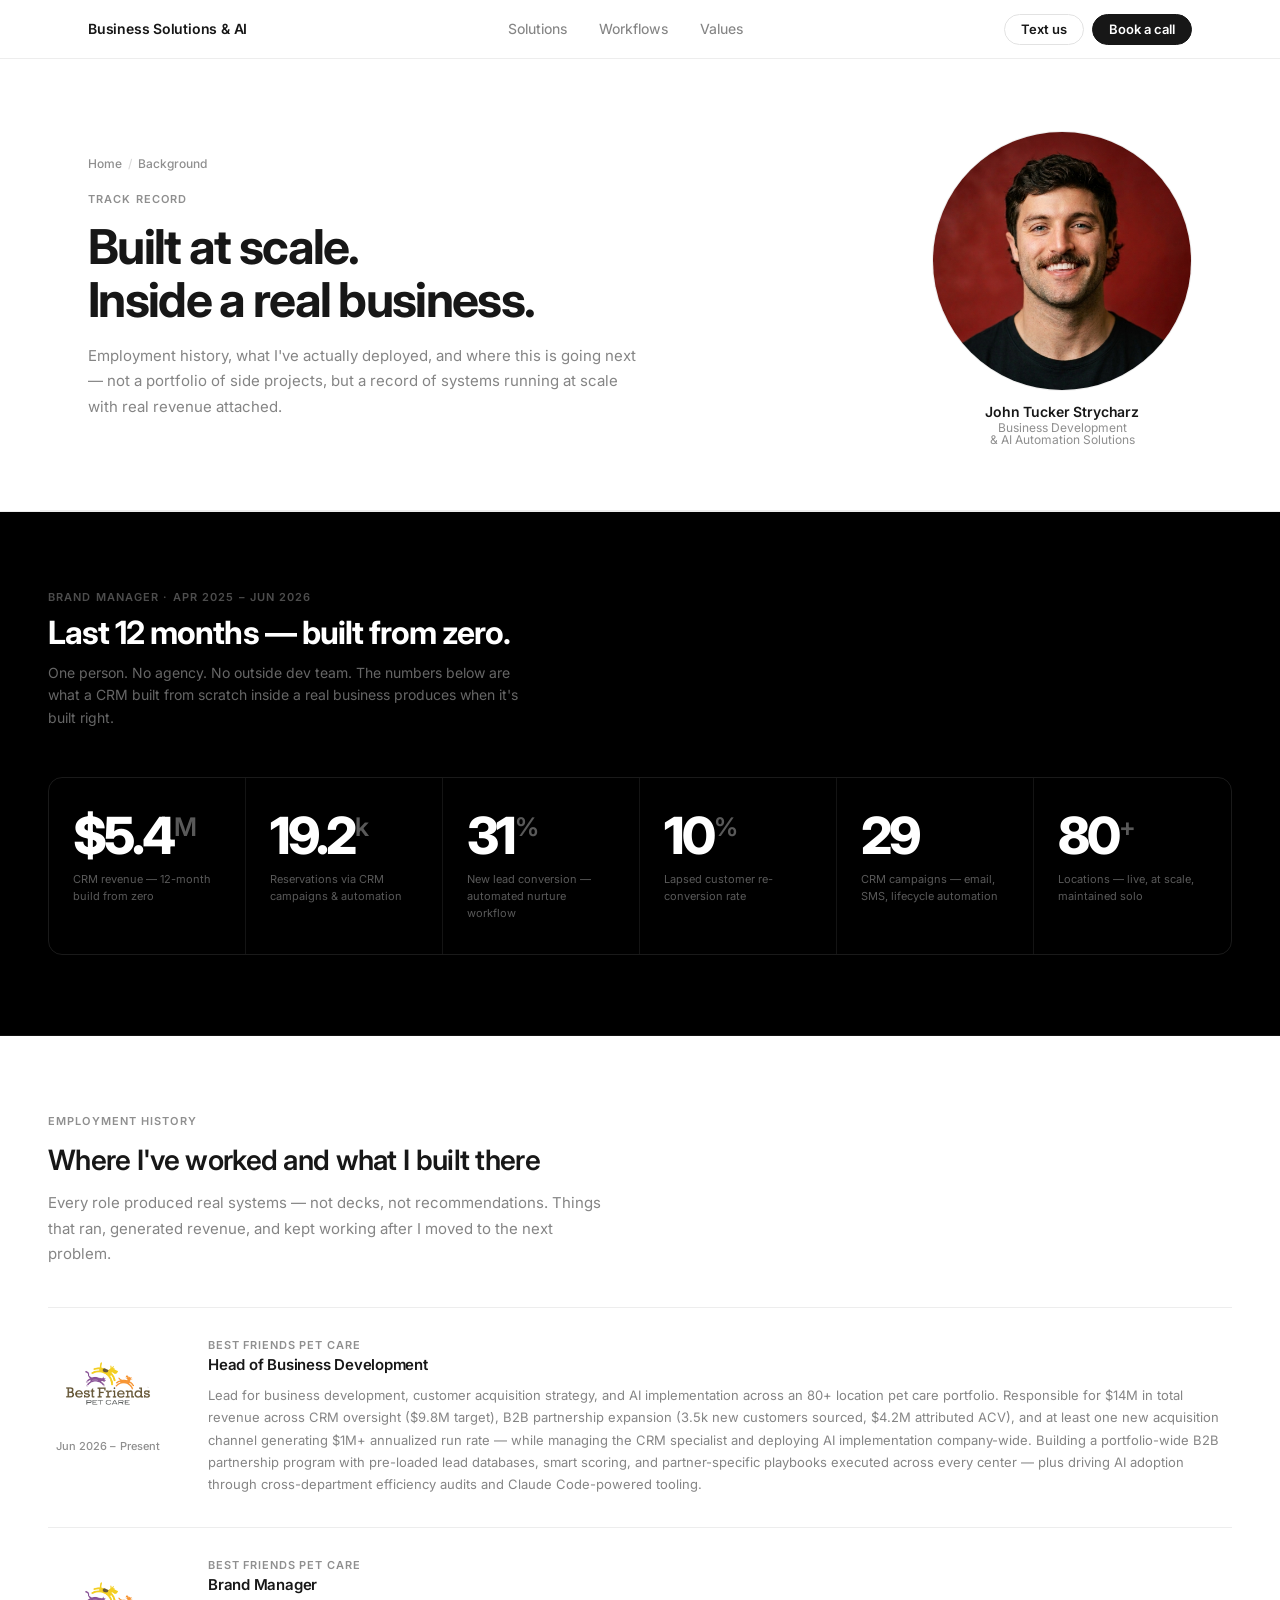
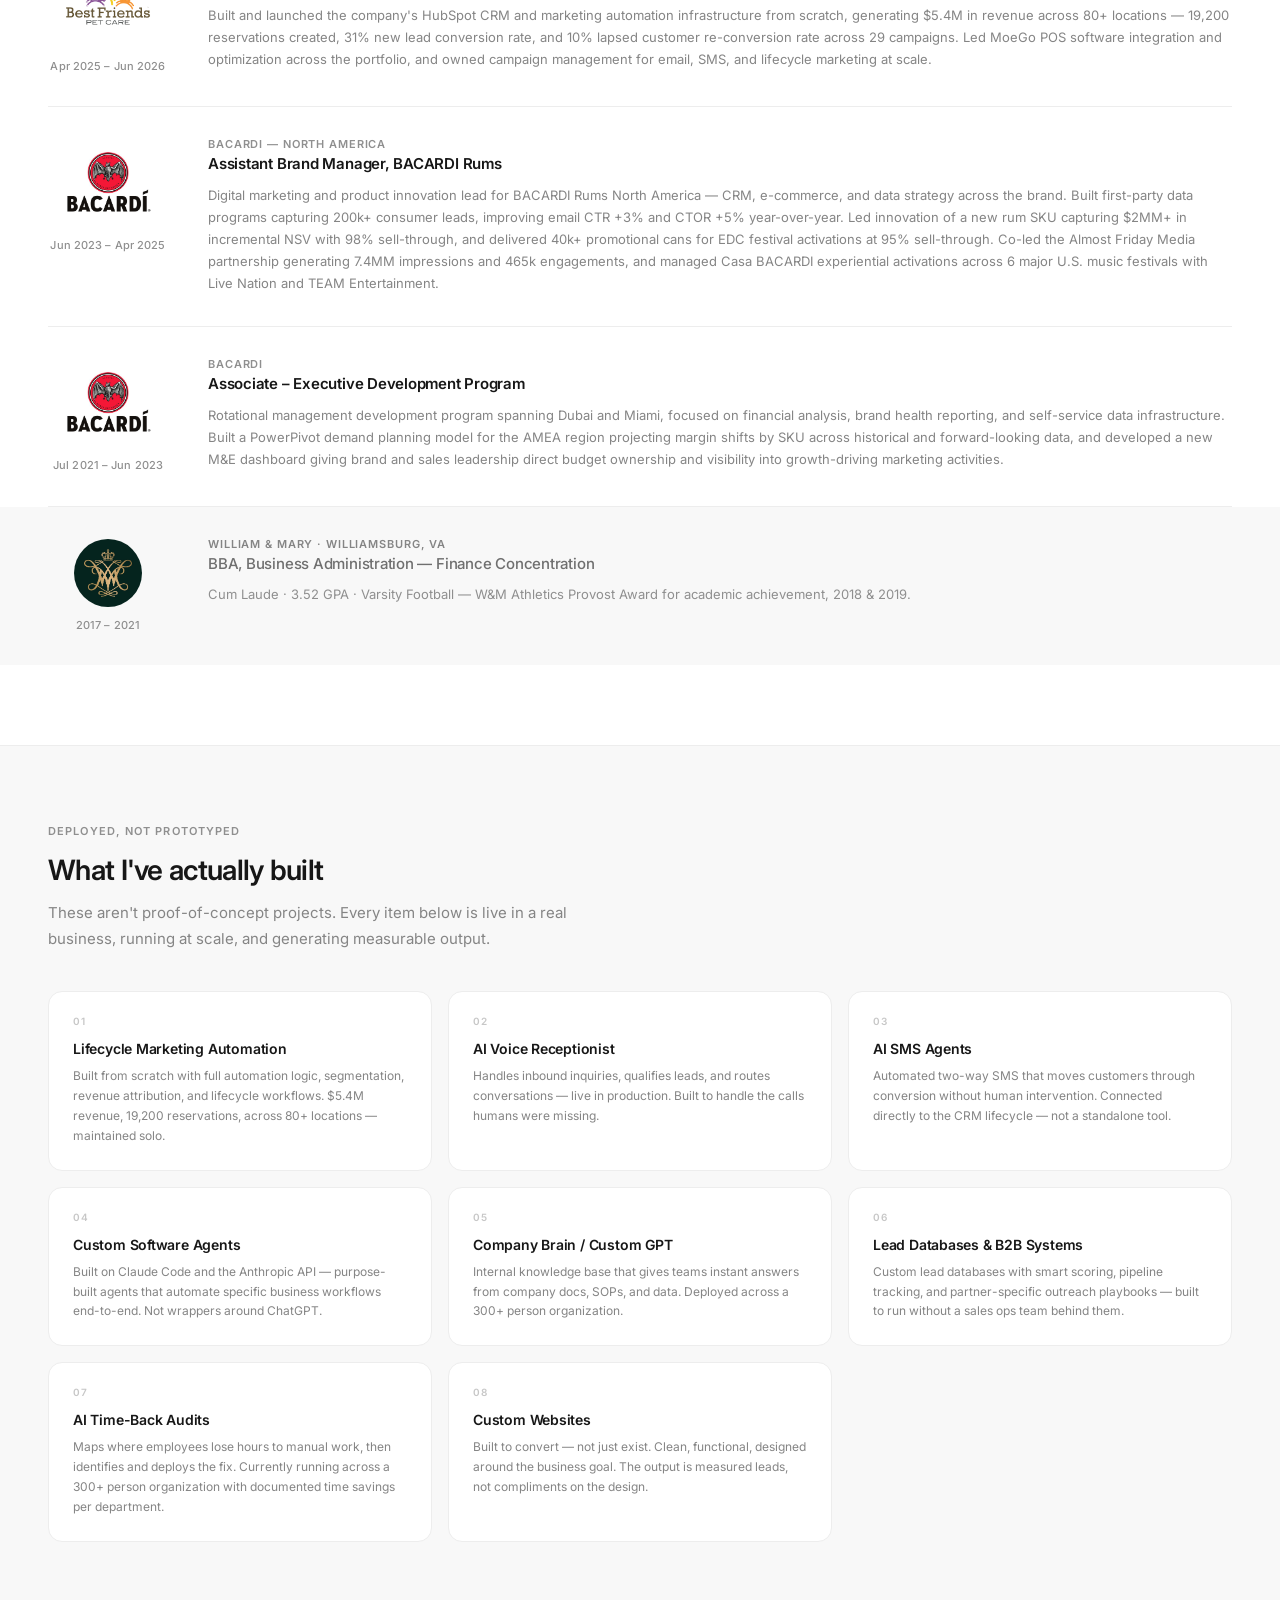
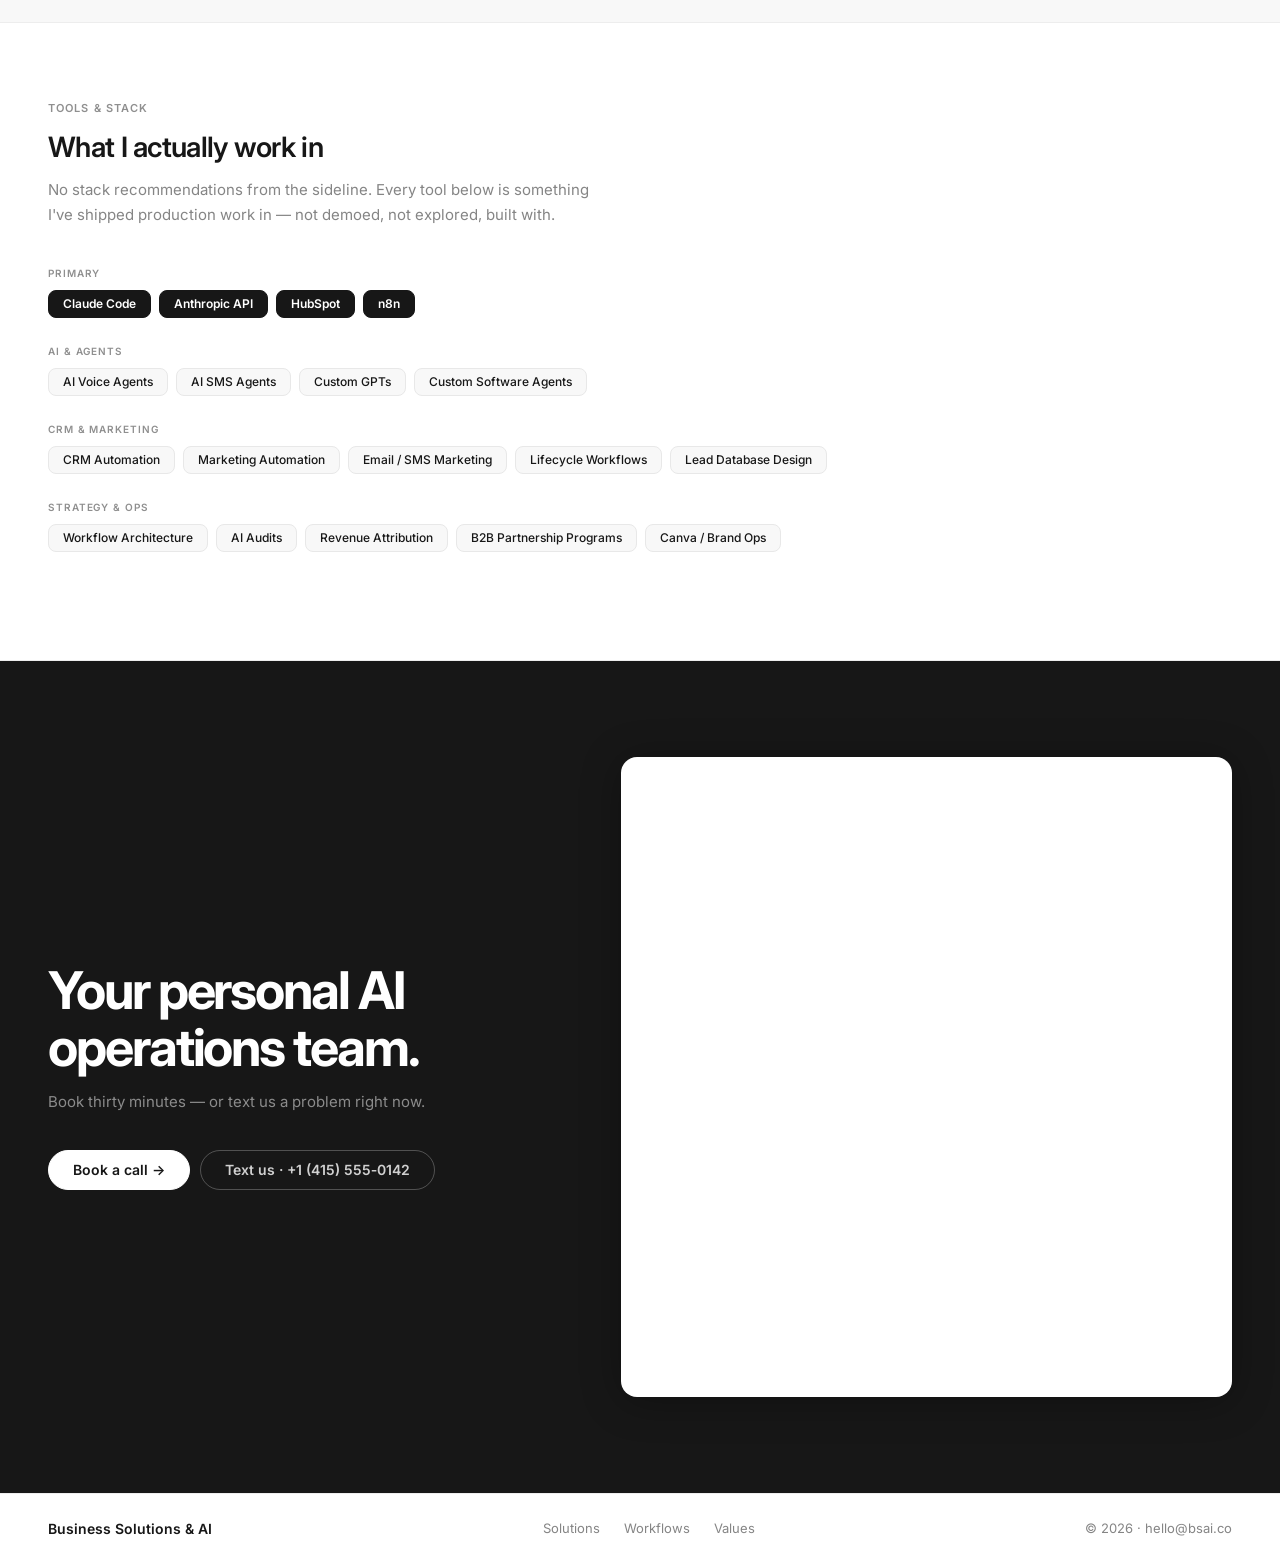
<file: background.html>
<!DOCTYPE html>
<html lang="en">
<head>
<meta charset="UTF-8">
<meta name="viewport" content="width=device-width, initial-scale=1.0">
<title>Background & Track Record — Business Solutions & AI</title>
<link rel="preconnect" href="https://fonts.googleapis.com">
<link rel="preconnect" href="https://fonts.gstatic.com" crossorigin>
<link href="https://fonts.googleapis.com/css2?family=Inter:ital,wght@0,300;0,400;0,500;0,600;0,700;0,800;1,400;1,500&display=swap" rel="stylesheet">
<link href="https://fonts.googleapis.com/css2?family=Cormorant+Garamond:ital,wght@1,500;1,600&family=JetBrains+Mono:wght@400;500&display=swap" rel="stylesheet">
<style>
  :root {
    --gray1: #fcfcfc;
    --gray2: #f8f8f8;
    --gray3: #f3f3f3;
    --gray4: #ededed;
    --gray5: #e8e8e8;
    --gray6: #e2e2e2;
    --gray7: #dbdbdb;
    --gray8: #c7c7c7;
    --gray9: #8f8f8f;
    --gray10: #858585;
    --gray11: #6f6f6f;
    --gray12: #171717;
    --radii-pill: 9999px;
  }

  *, *::before, *::after { box-sizing: border-box; margin: 0; padding: 0; }
  html { height: 100%; font-feature-settings: "kern" 1; font-kerning: normal; scroll-behavior: smooth; }
  body {
    -webkit-text-size-adjust: 100%;
    font-family: Inter, -apple-system, BlinkMacSystemFont, 'Segoe UI', Roboto, Oxygen, Ubuntu, Cantarell, 'Helvetica Neue', sans-serif;
    -webkit-font-smoothing: antialiased;
    background-color: #ffffff;
    color: hsl(0, 0%, 9%);
    line-height: 1;
    overflow-x: hidden;
  }
  a { color: inherit; text-decoration: none; }

  /* NAV */
  nav {
    position: sticky; top: 0; z-index: 100;
    background: rgba(255,255,255,0.94);
    backdrop-filter: blur(14px);
    border-bottom: 1px solid var(--gray4);
  }
  .nav-inner {
    max-width: 1200px; margin: 0 auto; padding: 0 48px;
    display: flex; align-items: center; justify-content: space-between;
    height: 58px;
  }
  .brand { font-size: 14px; font-weight: 600; letter-spacing: -0.015em; color: var(--gray12); }
  .nav-links { display: flex; gap: 32px; font-size: 14px; color: var(--gray10); font-weight: 450; }
  .nav-links a:hover { color: var(--gray12); transition: color 0.15s; }
  .nav-cta { display: flex; gap: 8px; align-items: center; }
  .btn {
    font-family: inherit; font-size: 13px; font-weight: 600;
    padding: 8px 16px; border-radius: var(--radii-pill);
    cursor: pointer; border: 1px solid transparent;
    transition: all 0.15s; white-space: nowrap; line-height: 1;
  }
  .btn-outline { background: transparent; border-color: var(--gray6); color: var(--gray12); }
  .btn-outline:hover { border-color: var(--gray9); }
  .btn-dark { background: var(--gray12); color: #fff; border-color: var(--gray12); }
  .btn-dark:hover { background: #000; }

  /* PAGE HERO */
  .page-hero {
    padding: 72px 48px 64px;
    border-bottom: 1px solid var(--gray4);
    max-width: 1200px; margin: 0 auto;
    display: grid; grid-template-columns: 1fr auto; gap: 64px; align-items: center;
  }
  .page-hero-text {}
  .breadcrumb {
    font-size: 12px; color: var(--gray9); font-weight: 500;
    display: flex; align-items: center; gap: 6px; margin-bottom: 24px;
  }
  .breadcrumb a:hover { color: var(--gray12); }
  .breadcrumb-sep { color: var(--gray7); }
  .page-eyebrow {
    font-size: 11px; font-weight: 600; text-transform: uppercase;
    letter-spacing: 0.1em; color: var(--gray9); margin-bottom: 16px;
  }
  .page-h1 {
    font-size: clamp(28px, 4vw, 48px); font-weight: 700;
    letter-spacing: -0.035em; line-height: 1.1; color: var(--gray12);
    max-width: 640px; margin-bottom: 16px;
  }
  .page-lead {
    font-size: 15px; color: var(--gray10); line-height: 1.7;
    max-width: 560px; font-weight: 400;
  }
  .page-hero-image {
    width: 260px; height: 260px; object-fit: cover; object-position: center top;
    border-radius: 50%; flex-shrink: 0;
    border: 1px solid var(--gray4);
  }

  /* SHARED SECTION WRAPPERS */
  .section-light { padding: 80px 48px; border-bottom: 1px solid var(--gray4); background: #fff; }
  .section-tinted { padding: 80px 48px; border-bottom: 1px solid var(--gray4); background: var(--gray2); }
  .section-dark  { padding: 80px 48px; border-bottom: 1px solid var(--gray4); background: var(--gray12); color: #fff; }
  .section-black { padding: 100px 48px; border-bottom: 1px solid #000; background: #000; color: #fff; }
  .section-inner { max-width: 1200px; margin: 0 auto; }

  .section-label {
    font-size: 11px; font-weight: 600; text-transform: uppercase;
    letter-spacing: 0.1em; color: var(--gray9); margin-bottom: 16px;
  }
  .section-label-inv {
    font-size: 11px; font-weight: 600; text-transform: uppercase;
    letter-spacing: 0.1em; color: rgba(255,255,255,0.4); margin-bottom: 16px;
  }
  .section-h2 {
    font-size: clamp(20px, 2.6vw, 28px); font-weight: 600;
    letter-spacing: -0.025em; line-height: 1.25; color: var(--gray12);
    margin-bottom: 12px;
  }
  .section-h2-inv {
    font-size: clamp(20px, 2.6vw, 28px); font-weight: 600;
    letter-spacing: -0.025em; line-height: 1.25; color: #fff;
    margin-bottom: 12px;
  }
  .section-p { font-size: 15px; color: var(--gray10); line-height: 1.7; }
  .section-p-inv { font-size: 15px; color: rgba(255,255,255,0.55); line-height: 1.7; }

  /* LAST 12 MONTHS KPI BAND */
  .kpi-band {
    padding: 80px 48px; background: #000; border-bottom: 1px solid #111;
  }
  .kpi-band-inner { max-width: 1200px; margin: 0 auto; }
  .kpi-band-header { margin-bottom: 48px; }
  .kpi-band-label {
    font-size: 11px; font-weight: 600; text-transform: uppercase;
    letter-spacing: 0.1em; color: rgba(255,255,255,0.3); margin-bottom: 12px;
  }
  .kpi-band-h2 {
    font-size: clamp(22px, 3vw, 32px); font-weight: 700;
    letter-spacing: -0.03em; line-height: 1.15; color: #fff; margin-bottom: 10px;
  }
  .kpi-band-sub { font-size: 14px; color: rgba(255,255,255,0.4); line-height: 1.6; max-width: 480px; }
  .kpi-grid {
    display: grid; grid-template-columns: repeat(6, 1fr); gap: 0;
    border: 1px solid rgba(255,255,255,0.1); border-radius: 14px; overflow: hidden;
  }
  .kpi-cell {
    padding: 32px 24px; border-right: 1px solid rgba(255,255,255,0.08);
    display: flex; flex-direction: column; gap: 10px;
  }
  .kpi-cell:last-child { border-right: none; }
  .kpi-val {
    font-size: clamp(36px, 4vw, 52px); font-weight: 800;
    color: #fff; letter-spacing: -0.05em; line-height: 1;
  }
  .kpi-val .kpi-unit { font-size: 0.5em; font-weight: 600; color: rgba(255,255,255,0.35); vertical-align: super; }
  .kpi-label { font-size: 11px; color: rgba(255,255,255,0.35); line-height: 1.55; font-weight: 400; }

  /* EMPLOYMENT HISTORY */
  .history-list { margin-top: 40px; border-top: 1px solid var(--gray4); }
  .history-row {
    display: grid; grid-template-columns: 120px 1fr;
    gap: 40px; padding: 32px 0; border-bottom: 1px solid var(--gray4);
    align-items: start;
  }
  .history-row:last-child { border-bottom: none; }
  .history-date {
    font-size: 11px; font-weight: 500; color: var(--gray9);
    line-height: 1.5; letter-spacing: 0.01em;
    display: flex; flex-direction: column; gap: 10px;
    align-items: center; text-align: center; justify-content: center;
  }
  .history-logo-wrap {
    display: flex; align-items: center; justify-content: center;
  }
  .history-logo {
    width: 88px; height: 88px; object-fit: contain;
  }
  .history-logo-wrap--circle {
    width: 68px; height: 68px; border-radius: 50%; overflow: hidden; flex-shrink: 0;
  }
  .history-logo-wrap--circle .history-logo {
    width: 100%; height: 100%; object-fit: cover;
  }
  .history-content {}
  .history-title {
    font-size: 15px; font-weight: 600; color: var(--gray12);
    letter-spacing: -0.015em; line-height: 1.3; margin-bottom: 10px;
  }
  .history-company {
    font-size: 11px; font-weight: 600; text-transform: uppercase;
    letter-spacing: 0.08em; color: var(--gray9); margin-bottom: 4px;
  }
  .history-desc { font-size: 13px; color: var(--gray10); line-height: 1.7; }
  .history-row--edu {
    background: var(--gray2); margin: 0 -48px; padding-left: 48px; padding-right: 48px;
    border-bottom: none;
  }
  .history-row--edu .history-company { color: var(--gray10); }
  .history-row--edu .history-title { font-weight: 500; color: var(--gray11); }
  .history-row--edu .history-desc { color: var(--gray9); }

  /* METRICS GRID — dark section */
  .metrics-grid {
    display: grid; grid-template-columns: repeat(3, 1fr); gap: 1px;
    background: rgba(255,255,255,0.08); border-radius: 14px; overflow: hidden;
    margin-top: 40px; border: 1px solid rgba(255,255,255,0.1);
  }
  .metric-cell {
    background: #1c1c1c; padding: 28px 24px;
    display: flex; flex-direction: column; gap: 6px;
  }
  .metric-val {
    font-size: clamp(28px, 3.5vw, 40px); font-weight: 700;
    color: #fff; letter-spacing: -0.04em; line-height: 1;
  }
  .metric-val .unit { font-size: 0.55em; font-weight: 600; color: rgba(255,255,255,0.45); }
  .metric-label { font-size: 12px; color: rgba(255,255,255,0.4); line-height: 1.5; margin-top: 2px; }

  /* BUILT ITEMS */
  .built-grid {
    display: grid; grid-template-columns: repeat(3, 1fr); gap: 16px; margin-top: 40px;
  }
  .built-card {
    background: #fff; border: 1px solid var(--gray4);
    border-radius: 14px; padding: 24px;
  }
  .built-card-num {
    font-size: 10px; font-weight: 600; color: var(--gray8);
    text-transform: uppercase; letter-spacing: 0.09em; margin-bottom: 14px;
  }
  .built-card-title {
    font-size: 14px; font-weight: 600; color: var(--gray12);
    letter-spacing: -0.015em; margin-bottom: 8px; line-height: 1.3;
  }
  .built-card-desc {
    font-size: 12px; color: var(--gray10); line-height: 1.65;
  }

  /* STACK TAGS */
  .stack-section { margin-top: 40px; }
  .stack-group { margin-bottom: 28px; }
  .stack-group-label {
    font-size: 10px; font-weight: 600; text-transform: uppercase;
    letter-spacing: 0.09em; color: var(--gray9); margin-bottom: 12px;
  }
  .tag-cloud { display: flex; flex-wrap: wrap; gap: 8px; }
  .tag {
    font-size: 12px; font-weight: 500; color: var(--gray12);
    background: var(--gray2); border: 1px solid var(--gray5);
    border-radius: 8px; padding: 7px 14px; line-height: 1;
  }
  .tag-primary {
    font-size: 12px; font-weight: 600; color: #fff;
    background: var(--gray12); border: 1px solid var(--gray12);
    border-radius: 8px; padding: 7px 14px; line-height: 1;
  }

  /* CTA BAND */
  .cta-band {
    background: var(--gray12); color: #fff;
    padding: 96px 48px; text-align: center;
  }
  .cta-band h2 {
    font-size: clamp(28px, 4.5vw, 52px); font-weight: 700;
    letter-spacing: -0.04em; line-height: 1.08; margin-bottom: 14px;
  }
  .cta-band p { font-size: 15px; color: rgba(255,255,255,0.5); margin-bottom: 36px; line-height: 1.6; }
  .cta-band .btns { display: flex; gap: 10px; justify-content: center; flex-wrap: wrap; }
  .btn-white { background: #fff; color: var(--gray12); border-color: #fff; font-size: 14px; padding: 12px 24px; }
  .btn-white:hover { background: var(--gray2); }
  .btn-ghost-white { background: transparent; border-color: rgba(255,255,255,0.25); color: rgba(255,255,255,0.8); font-size: 14px; padding: 12px 24px; }
  .btn-ghost-white:hover { border-color: rgba(255,255,255,0.55); }

  /* FOOTER */
  footer { background: #fff; border-top: 1px solid var(--gray4); padding: 28px 48px; }
  .footer-inner {
    max-width: 1200px; margin: 0 auto;
    display: flex; justify-content: space-between; align-items: center;
    flex-wrap: wrap; gap: 16px; font-size: 13px; color: var(--gray10);
  }
  .footer-brand { font-size: 14px; font-weight: 600; color: var(--gray12); }
  .footer-links { display: flex; gap: 24px; }
  .footer-links a:hover { color: var(--gray12); }

  /* RESPONSIVE */
  @media (max-width: 960px) {
    .metrics-grid { grid-template-columns: repeat(2, 1fr); }
    .built-grid { grid-template-columns: repeat(2, 1fr); }
    .history-row { grid-template-columns: 1fr; gap: 8px; }
    .kpi-grid { grid-template-columns: repeat(3, 1fr); }
    .kpi-cell { border-bottom: 1px solid rgba(255,255,255,0.08); }
  }
  @media (max-width: 768px) {
    .nav-links { display: none; }
    .nav-inner { padding: 0 24px; }
    .page-hero, .section-light, .section-tinted, .section-dark, .section-black, .cta-band, footer { padding-left: 24px; padding-right: 24px; }
    .kpi-band { padding-left: 24px; padding-right: 24px; }
    .built-grid { grid-template-columns: 1fr; }
    .metrics-grid { grid-template-columns: 1fr; }
    .kpi-grid { grid-template-columns: repeat(2, 1fr); }
    .page-hero { grid-template-columns: 1fr; }
    .page-hero-image { width: 180px; height: 180px; }
  }
</style>
</head>
<body>

<!-- NAV -->
<nav>
  <div class="nav-inner">
    <a href="index.html" class="brand">Business Solutions & AI</a>
    <div class="nav-links">
      <a href="index.html#solutions">Solutions</a>
      <a href="index.html#workflows">Workflows</a>
      <a href="index.html#values">Values</a>
    </div>
    <div class="nav-cta">
      <button class="btn btn-outline">Text us</button>
      <a href="#book" class="btn btn-dark">Book a call</a>
    </div>
  </div>
</nav>

<!-- PAGE HERO -->
<div style="border-bottom:1px solid var(--gray4)">
  <div class="page-hero">
    <div class="page-hero-text">
      <div class="breadcrumb">
        <a href="index.html">Home</a>
        <span class="breadcrumb-sep">/</span>
        <span>Background</span>
      </div>
      <div class="page-eyebrow">Track Record</div>
      <h1 class="page-h1">Built at scale.<br>Inside a real business.</h1>
      <p class="page-lead">Employment history, what I've actually deployed, and where this is going next — not a portfolio of side projects, but a record of systems running at scale with real revenue attached.</p>
    </div>
    <div style="display:flex; flex-direction:column; align-items:center; gap:14px;">
      <img class="page-hero-image" src="Images/headshot.png" alt="Tucker Strycharz">
      <div style="text-align:center;">
        <div style="font-size:14px; font-weight:600; color:var(--gray12); letter-spacing:-0.01em;">John Tucker Strycharz</div>
        <div style="font-size:12px; color:var(--gray9); margin-top:3px; font-weight:400;">Business Development<br>& AI Automation Solutions</div>
      </div>
    </div>
  </div>
</div>

<!-- LAST 12 MONTHS KPIs -->
<div class="kpi-band">
  <div class="kpi-band-inner">
    <div class="kpi-band-header">
      <div class="kpi-band-label">Brand Manager · Apr 2025 – Jun 2026</div>
      <div class="kpi-band-h2">Last 12 months — built from zero.</div>
      <p class="kpi-band-sub">One person. No agency. No outside dev team. The numbers below are what a CRM built from scratch inside a real business produces when it's built right.</p>
    </div>
    <div class="kpi-grid">
      <div class="kpi-cell">
        <div class="kpi-val">$5.4<span class="kpi-unit">M</span></div>
        <div class="kpi-label">CRM revenue — 12-month build from zero</div>
      </div>
      <div class="kpi-cell">
        <div class="kpi-val">19.2<span class="kpi-unit">k</span></div>
        <div class="kpi-label">Reservations via CRM campaigns & automation</div>
      </div>
      <div class="kpi-cell">
        <div class="kpi-val">31<span class="kpi-unit">%</span></div>
        <div class="kpi-label">New lead conversion — automated nurture workflow</div>
      </div>
      <div class="kpi-cell">
        <div class="kpi-val">10<span class="kpi-unit">%</span></div>
        <div class="kpi-label">Lapsed customer re-conversion rate</div>
      </div>
      <div class="kpi-cell">
        <div class="kpi-val">29</div>
        <div class="kpi-label">CRM campaigns — email, SMS, lifecycle automation</div>
      </div>
      <div class="kpi-cell">
        <div class="kpi-val">80<span class="kpi-unit">+</span></div>
        <div class="kpi-label">Locations — live, at scale, maintained solo</div>
      </div>
    </div>
  </div>
</div>

<!-- 1. EMPLOYMENT HISTORY -->
<section class="section-light">
  <div class="section-inner">
    <div class="section-label">Employment History</div>
    <h2 class="section-h2">Where I've worked and what I built there</h2>
    <p class="section-p" style="max-width:560px">Every role produced real systems — not decks, not recommendations. Things that ran, generated revenue, and kept working after I moved to the next problem.</p>
    <div class="history-list">

      <div class="history-row">
        <div class="history-date">
          <div class="history-logo-wrap"><img class="history-logo" src="Images/work logos/bestfriendslogo.png" alt="Best Friends Pet Care"></div>
          Jun 2026 – Present
        </div>
        <div class="history-content">
          <div class="history-company">Best Friends Pet Care</div>
          <div class="history-title">Head of Business Development</div>
          <div class="history-desc">Lead for business development, customer acquisition strategy, and AI implementation across an 80+ location pet care portfolio. Responsible for $14M in total revenue across CRM oversight ($9.8M target), B2B partnership expansion (3.5k new customers sourced, $4.2M attributed ACV), and at least one new acquisition channel generating $1M+ annualized run rate — while managing the CRM specialist and deploying AI implementation company-wide. Building a portfolio-wide B2B partnership program with pre-loaded lead databases, smart scoring, and partner-specific playbooks executed across every center — plus driving AI adoption through cross-department efficiency audits and Claude Code-powered tooling.</div>
        </div>
      </div>

      <div class="history-row">
        <div class="history-date">
          <div class="history-logo-wrap"><img class="history-logo" src="Images/work logos/bestfriendslogo.png" alt="Best Friends Pet Care"></div>
          Apr 2025 – Jun 2026
        </div>
        <div class="history-content">
          <div class="history-company">Best Friends Pet Care</div>
          <div class="history-title">Brand Manager</div>
          <div class="history-desc">Built and launched the company's HubSpot CRM and marketing automation infrastructure from scratch, generating $5.4M in revenue across 80+ locations — 19,200 reservations created, 31% new lead conversion rate, and 10% lapsed customer re-conversion rate across 29 campaigns. Led MoeGo POS software integration and optimization across the portfolio, and owned campaign management for email, SMS, and lifecycle marketing at scale.</div>
        </div>
      </div>

      <div class="history-row">
        <div class="history-date">
          <div class="history-logo-wrap"><img class="history-logo" src="Images/work logos/Bacardi Logo.jpg" alt="BACARDI"></div>
          Jun 2023 – Apr 2025
        </div>
        <div class="history-content">
          <div class="history-company">BACARDI — North America</div>
          <div class="history-title">Assistant Brand Manager, BACARDI Rums</div>
          <div class="history-desc">Digital marketing and product innovation lead for BACARDI Rums North America — CRM, e-commerce, and data strategy across the brand. Built first-party data programs capturing 200k+ consumer leads, improving email CTR +3% and CTOR +5% year-over-year. Led innovation of a new rum SKU capturing $2MM+ in incremental NSV with 98% sell-through, and delivered 40k+ promotional cans for EDC festival activations at 95% sell-through. Co-led the Almost Friday Media partnership generating 7.4MM impressions and 465k engagements, and managed Casa BACARDI experiential activations across 6 major U.S. music festivals with Live Nation and TEAM Entertainment.</div>
        </div>
      </div>

      <div class="history-row">
        <div class="history-date">
          <div class="history-logo-wrap"><img class="history-logo" src="Images/work logos/Bacardi Logo.jpg" alt="BACARDI"></div>
          Jul 2021 – Jun 2023
        </div>
        <div class="history-content">
          <div class="history-company">BACARDI</div>
          <div class="history-title">Associate – Executive Development Program</div>
          <div class="history-desc">Rotational management development program spanning Dubai and Miami, focused on financial analysis, brand health reporting, and self-service data infrastructure. Built a PowerPivot demand planning model for the AMEA region projecting margin shifts by SKU across historical and forward-looking data, and developed a new M&E dashboard giving brand and sales leadership direct budget ownership and visibility into growth-driving marketing activities.</div>
        </div>
      </div>

      <div class="history-row history-row--edu">
        <div class="history-date">
          <div class="history-logo-wrap history-logo-wrap--circle"><img class="history-logo" src="Images/work logos/William & Mary Logo.jpg" alt="William & Mary"></div>
          2017 – 2021
        </div>
        <div class="history-content">
          <div class="history-company">William & Mary · Williamsburg, VA</div>
          <div class="history-title">BBA, Business Administration — Finance Concentration</div>
          <div class="history-desc">Cum Laude · 3.52 GPA · Varsity Football — W&M Athletics Provost Award for academic achievement, 2018 & 2019.</div>
        </div>
      </div>

    </div>
  </div>
</section>

<!-- 3. WHAT I'VE BUILT -->
<section class="section-tinted">
  <div class="section-inner">
    <div class="section-label">Deployed, not prototyped</div>
    <h2 class="section-h2">What I've actually built</h2>
    <p class="section-p" style="max-width:560px">These aren't proof-of-concept projects. Every item below is live in a real business, running at scale, and generating measurable output.</p>
    <div class="built-grid">

      <div class="built-card">
        <div class="built-card-num">01</div>
        <div class="built-card-title">Lifecycle Marketing Automation</div>
        <div class="built-card-desc">Built from scratch with full automation logic, segmentation, revenue attribution, and lifecycle workflows. $5.4M revenue, 19,200 reservations, across 80+ locations — maintained solo.</div>
      </div>

      <div class="built-card">
        <div class="built-card-num">02</div>
        <div class="built-card-title">AI Voice Receptionist</div>
        <div class="built-card-desc">Handles inbound inquiries, qualifies leads, and routes conversations — live in production. Built to handle the calls humans were missing.</div>
      </div>

      <div class="built-card">
        <div class="built-card-num">03</div>
        <div class="built-card-title">AI SMS Agents</div>
        <div class="built-card-desc">Automated two-way SMS that moves customers through conversion without human intervention. Connected directly to the CRM lifecycle — not a standalone tool.</div>
      </div>

      <div class="built-card">
        <div class="built-card-num">04</div>
        <div class="built-card-title">Custom Software Agents</div>
        <div class="built-card-desc">Built on Claude Code and the Anthropic API — purpose-built agents that automate specific business workflows end-to-end. Not wrappers around ChatGPT.</div>
      </div>

      <div class="built-card">
        <div class="built-card-num">05</div>
        <div class="built-card-title">Company Brain / Custom GPT</div>
        <div class="built-card-desc">Internal knowledge base that gives teams instant answers from company docs, SOPs, and data. Deployed across a 300+ person organization.</div>
      </div>

      <div class="built-card">
        <div class="built-card-num">06</div>
        <div class="built-card-title">Lead Databases & B2B Systems</div>
        <div class="built-card-desc">Custom lead databases with smart scoring, pipeline tracking, and partner-specific outreach playbooks — built to run without a sales ops team behind them.</div>
      </div>

      <div class="built-card">
        <div class="built-card-num">07</div>
        <div class="built-card-title">AI Time-Back Audits</div>
        <div class="built-card-desc">Maps where employees lose hours to manual work, then identifies and deploys the fix. Currently running across a 300+ person organization with documented time savings per department.</div>
      </div>

      <div class="built-card">
        <div class="built-card-num">08</div>
        <div class="built-card-title">Custom Websites</div>
        <div class="built-card-desc">Built to convert — not just exist. Clean, functional, designed around the business goal. The output is measured leads, not compliments on the design.</div>
      </div>

    </div>
  </div>
</section>

<!-- 4. TOOLS & STACK -->
<section class="section-light">
  <div class="section-inner">
    <div class="section-label">Tools & Stack</div>
    <h2 class="section-h2">What I actually work in</h2>
    <p class="section-p" style="max-width:560px">No stack recommendations from the sideline. Every tool below is something I've shipped production work in — not demoed, not explored, built with.</p>

    <div class="stack-section">
      <div class="stack-group">
        <div class="stack-group-label">Primary</div>
        <div class="tag-cloud">
          <span class="tag-primary">Claude Code</span>
          <span class="tag-primary">Anthropic API</span>
          <span class="tag-primary">HubSpot</span>
          <span class="tag-primary">n8n</span>
        </div>
      </div>

      <div class="stack-group">
        <div class="stack-group-label">AI & Agents</div>
        <div class="tag-cloud">
          <span class="tag">AI Voice Agents</span>
          <span class="tag">AI SMS Agents</span>
          <span class="tag">Custom GPTs</span>
          <span class="tag">Custom Software Agents</span>
        </div>
      </div>

      <div class="stack-group">
        <div class="stack-group-label">CRM & Marketing</div>
        <div class="tag-cloud">
          <span class="tag">CRM Automation</span>
          <span class="tag">Marketing Automation</span>
          <span class="tag">Email / SMS Marketing</span>
          <span class="tag">Lifecycle Workflows</span>
          <span class="tag">Lead Database Design</span>
        </div>
      </div>

      <div class="stack-group">
        <div class="stack-group-label">Strategy & Ops</div>
        <div class="tag-cloud">
          <span class="tag">Workflow Architecture</span>
          <span class="tag">AI Audits</span>
          <span class="tag">Revenue Attribution</span>
          <span class="tag">B2B Partnership Programs</span>
          <span class="tag">Canva / Brand Ops</span>
        </div>
      </div>
    </div>
  </div>
</section>

<!-- CTA BAND -->
<section class="cta-band" id="book">
  <div style="max-width:1200px;margin:0 auto;display:flex;gap:64px;align-items:center;text-align:left">
    <div style="flex:1;min-width:0">
      <h2>Your personal AI operations team.</h2>
      <p>Book thirty minutes — or text us a problem right now.</p>
      <div class="btns" style="justify-content:flex-start">
        <button class="btn btn-white">Book a call →</button>
        <button class="btn btn-ghost-white">Text us · +1 (415) 555‑0142</button>
      </div>
    </div>
    <div style="flex:1.2;min-width:0;border-radius:16px;overflow:hidden;background:#fff;box-shadow:0 4px 40px rgba(0,0,0,0.3);height:640px">
      <div style="transform:scale(0.65);transform-origin:top left;width:153.85%">
        <iframe src="https://api.leadconnectorhq.com/widget/booking/JyXfpbgMAnJOMOySk5HL" style="width:100%;border:none;overflow:hidden;display:block" scrolling="no" id="JyXfpbgMAnJOMOySk5HL_1781658975912"></iframe>
        <script src="https://link.msgsndr.com/js/form_embed.js" type="text/javascript"></script>
      </div>
    </div>
  </div>
</section>

<!-- FOOTER -->
<footer>
  <div class="footer-inner">
    <a href="index.html" class="footer-brand">Business Solutions & AI</a>
    <div class="footer-links">
      <a href="index.html#solutions">Solutions</a>
      <a href="index.html#workflows">Workflows</a>
      <a href="index.html#values">Values</a>
    </div>
    <div>© 2026 · hello@bsai.co</div>
  </div>
</footer>

</body>
</html>
</file>
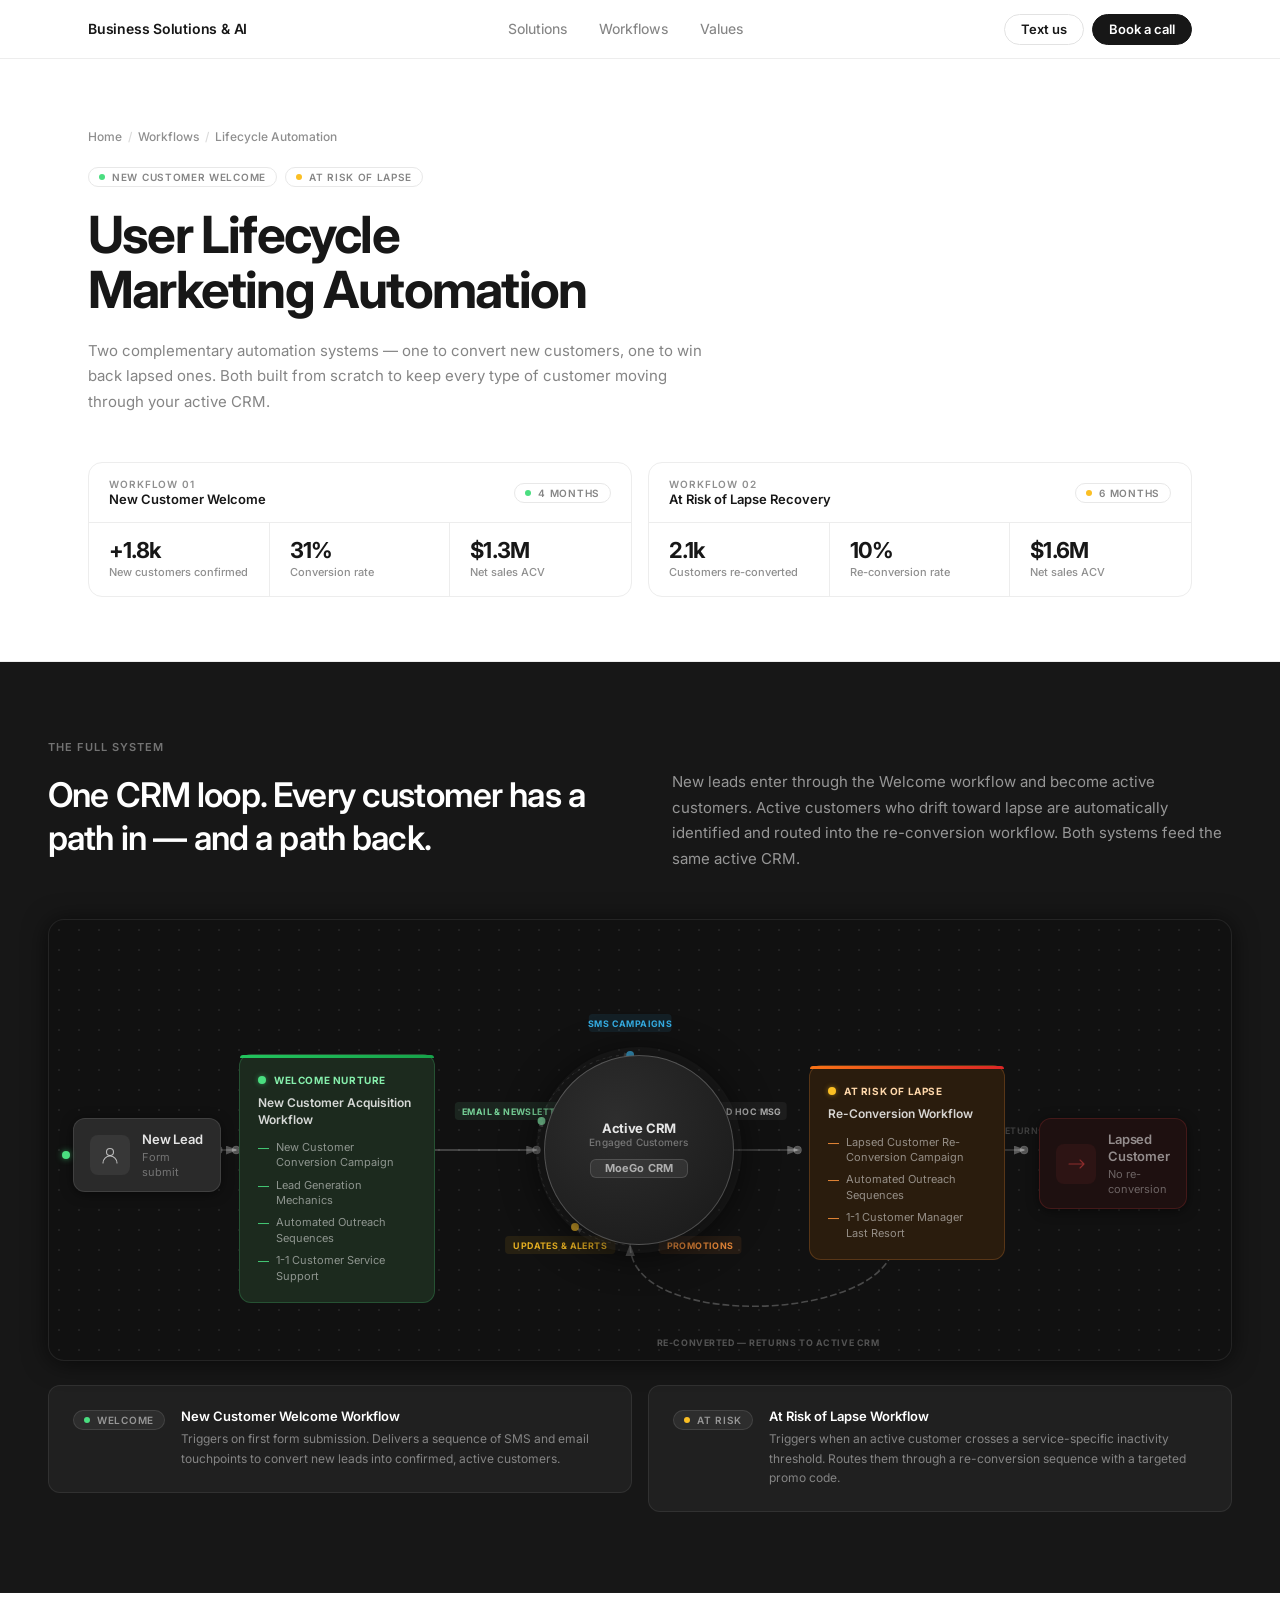
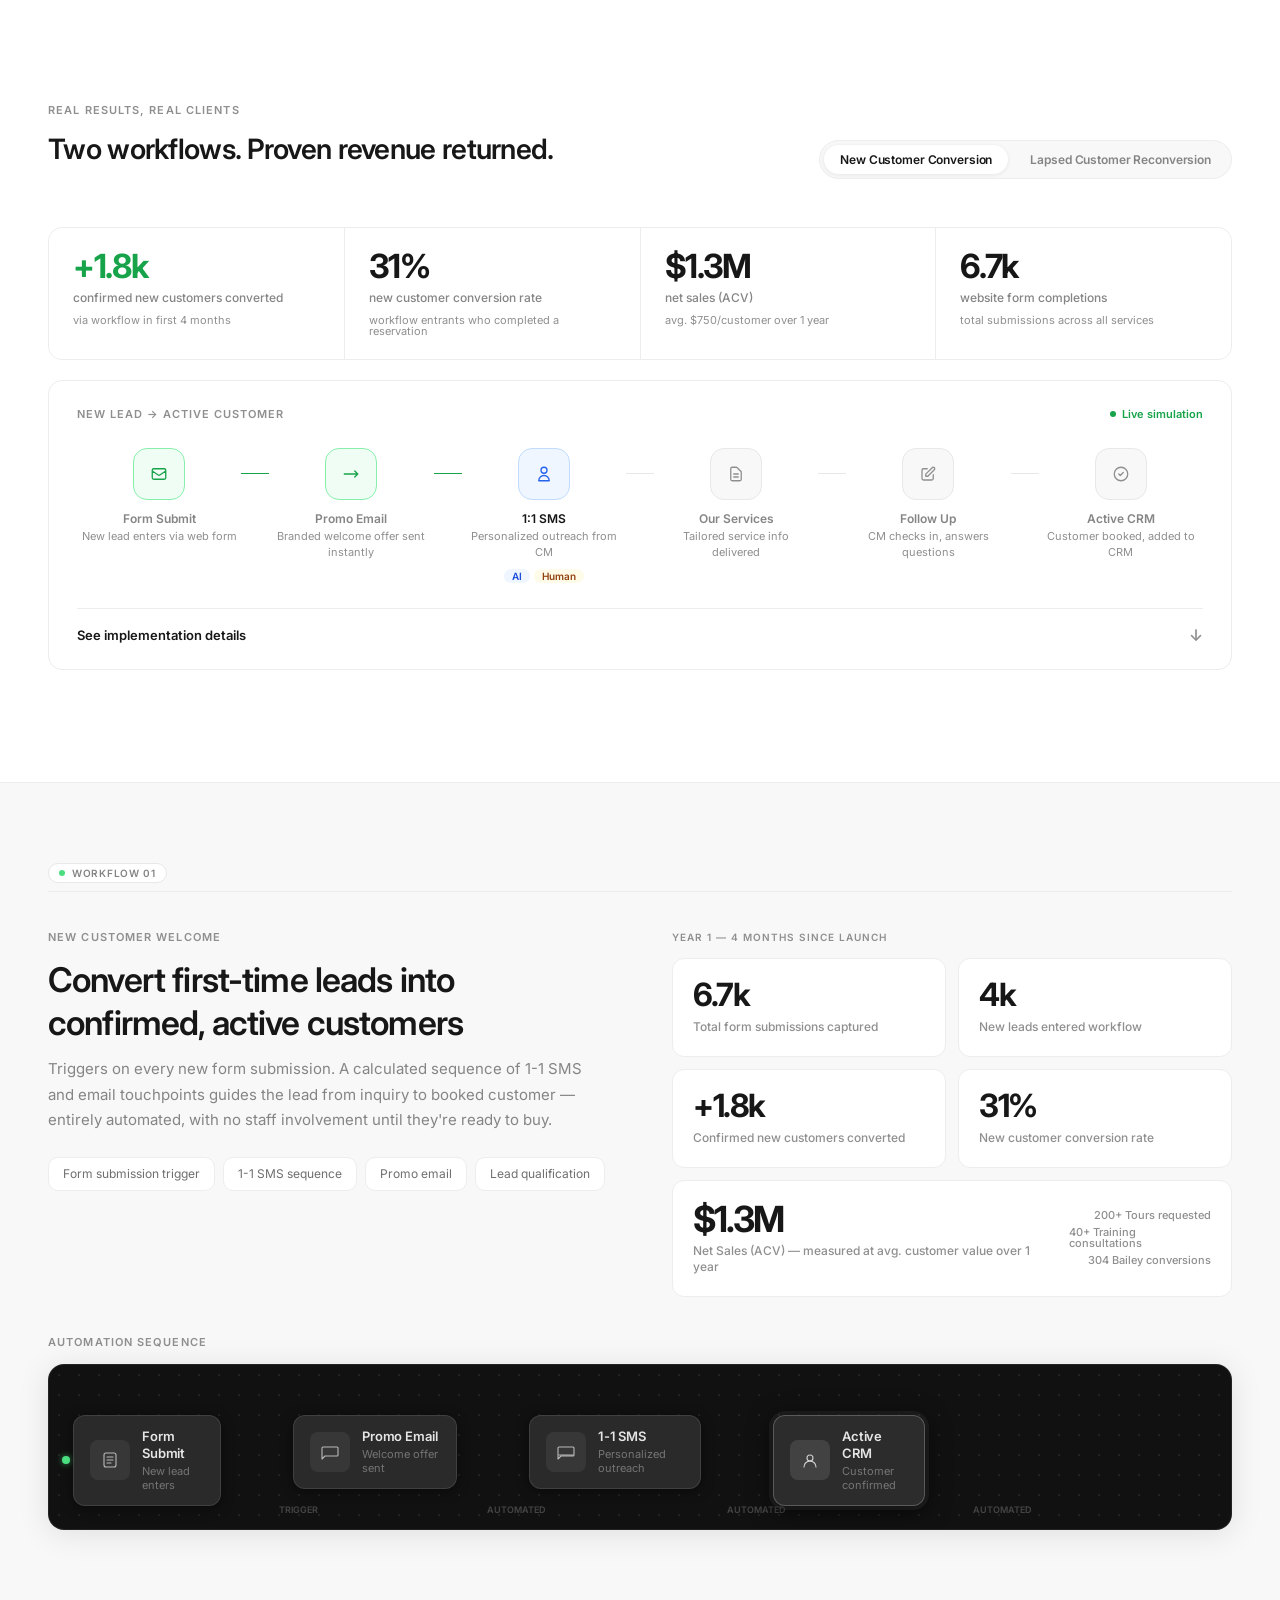
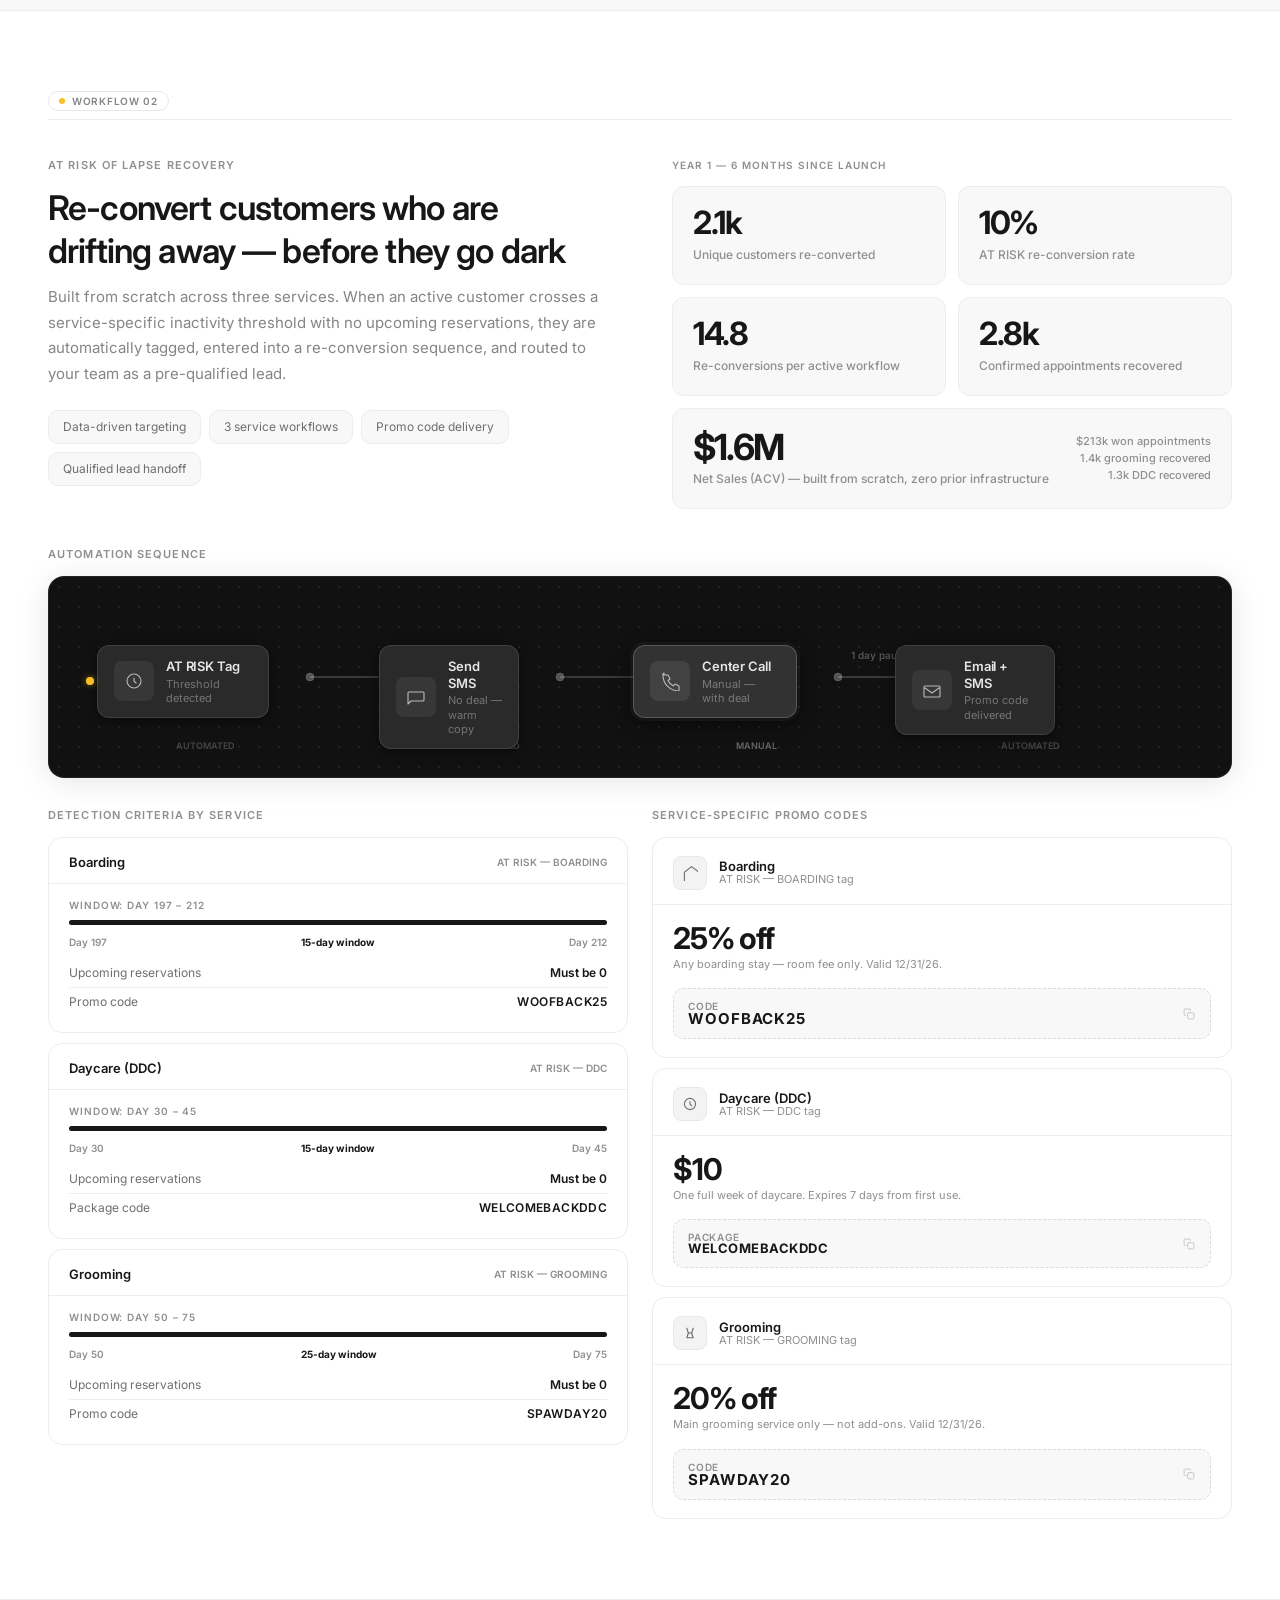
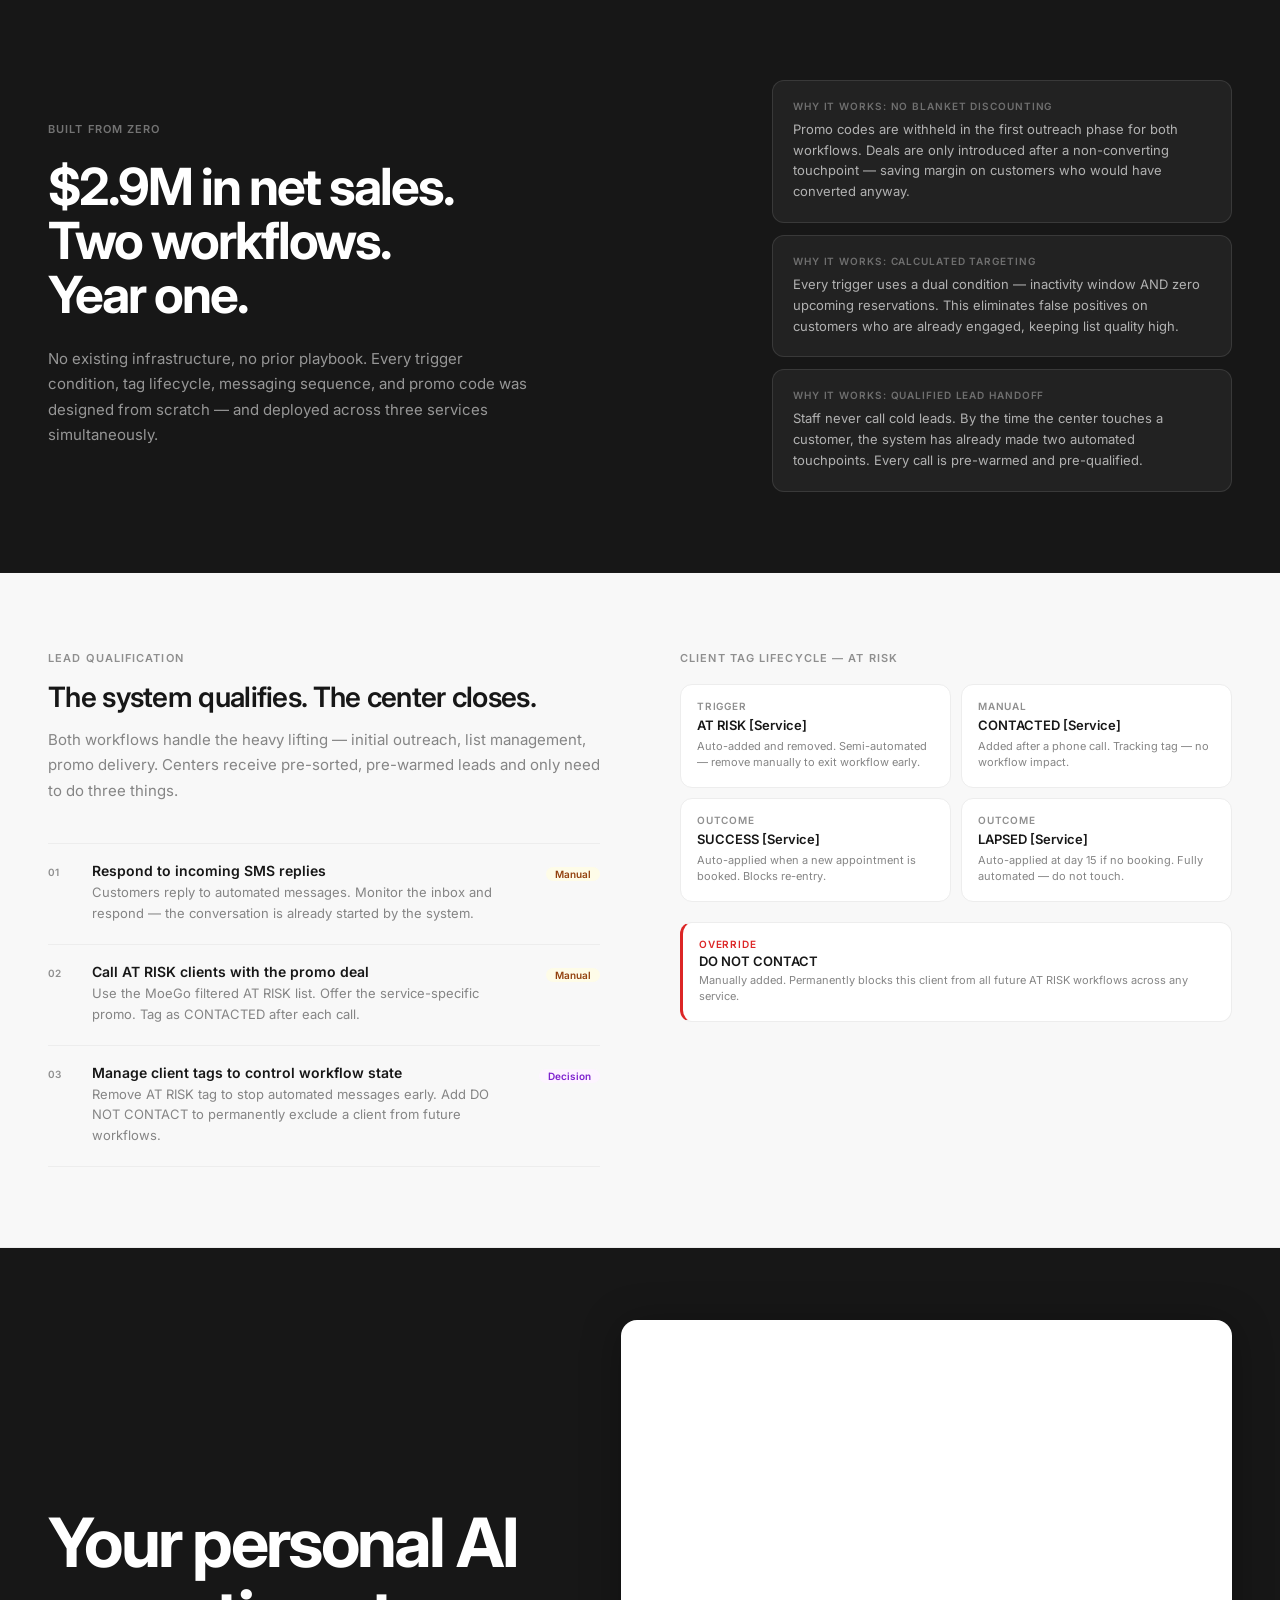
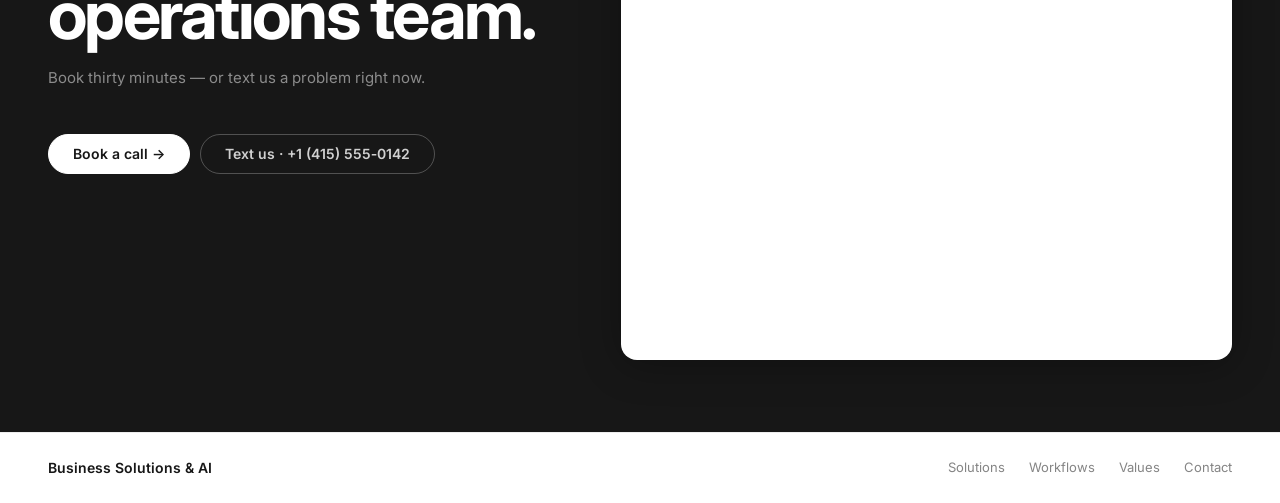
<file: lifecycle-automation.html>
<!DOCTYPE html>
<html lang="en">
<head>
<meta charset="UTF-8">
<meta name="viewport" content="width=device-width, initial-scale=1.0">
<title>User Lifecycle Marketing Automation — Business Solutions & AI</title>
<link rel="preconnect" href="https://fonts.googleapis.com">
<link rel="preconnect" href="https://fonts.gstatic.com" crossorigin>
<link href="https://fonts.googleapis.com/css2?family=Inter:ital,wght@0,300;0,400;0,500;0,600;0,700;0,800;1,400;1,500&display=swap" rel="stylesheet">
<style>
  :root {
    --gray1:  #fcfcfc;
    --gray2:  #f8f8f8;
    --gray3:  #f3f3f3;
    --gray4:  #ededed;
    --gray5:  #e8e8e8;
    --gray6:  #e2e2e2;
    --gray7:  #dbdbdb;
    --gray8:  #c7c7c7;
    --gray9:  #8f8f8f;
    --gray10: #858585;
    --gray11: #6f6f6f;
    --gray12: #171717;
    --radii-pill: 9999px;
  }
  *, *::before, *::after { box-sizing: border-box; margin: 0; padding: 0; }
  html { height: 100%; font-feature-settings: "kern" 1; scroll-behavior: smooth; }
  body {
    font-family: Inter, -apple-system, BlinkMacSystemFont, 'Segoe UI', Roboto, 'Helvetica Neue', sans-serif;
    -webkit-font-smoothing: antialiased;
    background: #fff;
    color: var(--gray12);
    line-height: 1;
    overflow-x: hidden;
  }
  a { color: inherit; text-decoration: none; }

  /* NAV */
  nav {
    position: sticky; top: 0; z-index: 100;
    background: rgba(255,255,255,0.94);
    backdrop-filter: blur(14px);
    border-bottom: 1px solid var(--gray4);
  }
  .nav-inner {
    max-width: 1200px; margin: 0 auto; padding: 0 48px;
    display: flex; align-items: center; justify-content: space-between;
    height: 58px;
  }
  .brand { font-size: 14px; font-weight: 600; letter-spacing: -0.015em; color: var(--gray12); }
  .nav-links { display: flex; gap: 32px; font-size: 14px; color: var(--gray10); font-weight: 450; }
  .nav-links a:hover { color: var(--gray12); transition: color 0.15s; }
  .nav-cta { display: flex; gap: 8px; align-items: center; }
  .btn {
    font-family: inherit; font-size: 13px; font-weight: 600;
    padding: 8px 16px; border-radius: var(--radii-pill);
    cursor: pointer; border: 1px solid transparent;
    transition: all 0.15s; white-space: nowrap; line-height: 1;
  }
  .btn-outline { background: transparent; border-color: var(--gray6); color: var(--gray12); }
  .btn-outline:hover { border-color: var(--gray9); }
  .btn-dark { background: var(--gray12); color: #fff; border-color: var(--gray12); }
  .btn-dark:hover { background: #000; }
  .btn-white { background: #fff; color: var(--gray12); border-color: #fff; font-size: 14px; padding: 12px 24px; }
  .btn-white:hover { background: var(--gray2); }
  .btn-ghost-white { background: transparent; border-color: rgba(255,255,255,0.25); color: rgba(255,255,255,0.8); font-size: 14px; padding: 12px 24px; }
  .btn-ghost-white:hover { border-color: rgba(255,255,255,0.55); }

  /* SECTIONS */
  .section-light  { padding: 80px 48px; border-bottom: 1px solid var(--gray4); background: #fff; }
  .section-tinted { padding: 80px 48px; border-bottom: 1px solid var(--gray4); background: var(--gray2); }
  .section-dark   { padding: 80px 48px; border-bottom: 1px solid #1a1a1a; background: var(--gray12); color: #fff; }
  .section-black  { padding: 100px 48px; border-bottom: 1px solid #000; background: #000; color: #fff; }
  .section-inner  { max-width: 1200px; margin: 0 auto; }

  /* TYPOGRAPHY */
  .section-label {
    font-size: 11px; font-weight: 600; text-transform: uppercase;
    letter-spacing: 0.1em; color: var(--gray9); margin-bottom: 16px;
  }
  .section-label-inv {
    font-size: 11px; font-weight: 600; text-transform: uppercase;
    letter-spacing: 0.1em; color: rgba(255,255,255,0.4); margin-bottom: 16px;
  }
  .section-h2 {
    font-size: clamp(20px, 2.6vw, 28px); font-weight: 600;
    letter-spacing: -0.025em; line-height: 1.25; color: var(--gray12);
    margin-bottom: 12px;
  }
  .section-h2-inv {
    font-size: clamp(20px, 2.6vw, 28px); font-weight: 600;
    letter-spacing: -0.025em; line-height: 1.25; color: #fff;
    margin-bottom: 12px;
  }
  .section-p { font-size: 15px; color: var(--gray10); line-height: 1.7; }
  .section-p-inv { font-size: 15px; color: rgba(255,255,255,0.55); line-height: 1.7; }
  .page-h1 {
    font-size: clamp(28px, 4vw, 52px); font-weight: 700;
    letter-spacing: -0.035em; line-height: 1.08; color: var(--gray12);
  }

  /* LAYOUT */
  .two-col-grid { display: grid; grid-template-columns: 1fr 1fr; gap: 80px; align-items: start; }
  .three-col-grid { display: grid; grid-template-columns: repeat(3, 1fr); gap: 24px; }
  .four-col-grid { display: grid; grid-template-columns: repeat(4, 1fr); gap: 1px; }

  /* KPI GRID — dark */
  .kpi-grid {
    display: grid; gap: 1px;
    background: rgba(255,255,255,0.06); border-radius: 14px; overflow: hidden;
    border: 1px solid rgba(255,255,255,0.08); margin-top: 40px;
  }
  .kpi-grid-5 { grid-template-columns: repeat(5, 1fr); }
  .kpi-grid-4 { grid-template-columns: repeat(4, 1fr); }
  .kpi-card { background: #1a1a1a; padding: 28px 24px; display: flex; flex-direction: column; gap: 0; }
  .kpi-num {
    font-size: clamp(28px, 3vw, 40px); font-weight: 700;
    letter-spacing: -0.045em; line-height: 1; color: #fff; margin-bottom: 10px;
  }
  .kpi-label { font-size: 12px; font-weight: 500; color: rgba(255,255,255,0.45); line-height: 1.5; }
  .kpi-sub { font-size: 11px; color: rgba(255,255,255,0.25); margin-top: 4px; line-height: 1.4; }

  /* KPI GRID — light (for tinted sections) */
  .kpi-grid-light {
    display: grid; gap: 0; border: 1px solid var(--gray4); border-radius: 14px; overflow: hidden;
  }
  .kpi-card-light {
    background: #fff; padding: 28px 24px;
    border-right: 1px solid var(--gray4);
    display: flex; flex-direction: column; gap: 0;
  }
  .kpi-card-light:last-child { border-right: none; }
  .kpi-num-light {
    font-size: clamp(28px, 3vw, 40px); font-weight: 700;
    letter-spacing: -0.045em; line-height: 1; color: var(--gray12); margin-bottom: 10px;
  }
  .kpi-label-light { font-size: 12px; font-weight: 500; color: var(--gray9); line-height: 1.5; }
  .kpi-sub-light { font-size: 11px; color: var(--gray8); margin-top: 4px; line-height: 1.4; }

  /* FIVE CARD DARK GRID */
  .five-grid {
    display: grid; grid-template-columns: repeat(5, 1fr); gap: 1px;
    background: rgba(255,255,255,0.08); border-radius: 14px; overflow: hidden;
    border: 1px solid rgba(255,255,255,0.1); margin-top: 40px;
  }
  .five-card { background: #1c1c1c; padding: 28px 20px; display: flex; flex-direction: column; gap: 8px; }
  .five-card-num { font-size: 10px; font-weight: 600; color: rgba(255,255,255,0.3); text-transform: uppercase; letter-spacing: 0.09em; }
  .five-card-title { font-size: 14px; font-weight: 600; color: #fff; line-height: 1.3; }
  .five-card-body { font-size: 12px; color: rgba(255,255,255,0.45); line-height: 1.6; margin-top: 2px; }

  /* METHOD CARDS */
  .method-card { background: var(--gray2); border: 1px solid var(--gray4); border-radius: 14px; padding: 32px; }
  .method-tag {
    display: inline-flex; font-size: 10px; font-weight: 600; text-transform: uppercase;
    letter-spacing: 0.08em; color: var(--gray9); background: #fff;
    border: 1px solid var(--gray5); border-radius: var(--radii-pill); padding: 4px 10px; margin-bottom: 16px;
  }
  .method-title { font-size: 16px; font-weight: 600; color: var(--gray12); margin-bottom: 10px; }
  .method-body { font-size: 13px; color: var(--gray10); line-height: 1.65; }

  /* STEP TABLE */
  .step-table { margin-top: 40px; border: 1px solid var(--gray4); border-radius: 12px; overflow: hidden; }
  .step-table-head {
    display: grid; grid-template-columns: 40px 1fr 160px 120px;
    background: var(--gray2); border-bottom: 1px solid var(--gray4); padding: 10px 20px; gap: 16px;
  }
  .step-table-hcell { font-size: 10px; font-weight: 600; text-transform: uppercase; letter-spacing: 0.09em; color: var(--gray9); }
  .step-table-row {
    display: grid; grid-template-columns: 40px 1fr 160px 120px;
    padding: 14px 20px; gap: 16px; border-bottom: 1px solid var(--gray4); align-items: start;
  }
  .step-table-row:last-child { border-bottom: none; }
  .step-table-row:hover { background: var(--gray2); }
  .step-num { font-size: 12px; font-weight: 600; color: var(--gray9); }
  .step-action { font-size: 13px; color: var(--gray12); font-weight: 500; line-height: 1.4; }
  .step-action span { display: block; font-size: 12px; color: var(--gray10); font-weight: 400; margin-top: 2px; }
  .step-owner { font-size: 12px; color: var(--gray10); }
  .step-badge { display: inline-flex; align-items: center; font-size: 10px; font-weight: 600; padding: 2px 9px; border-radius: 99px; }
  .badge-human   { background: #fefce8; color: #92400e; }
  .badge-auto    { background: #f0fdf4; color: #15803d; }
  .badge-ai      { background: #eff6ff; color: #1d4ed8; }
  .badge-decision{ background: #fdf4ff; color: #7e22ce; }

  /* PROCESS LIST */
  .process-list { margin-top: 40px; border-top: 1px solid var(--gray4); }
  .process-row {
    display: flex; align-items: flex-start; gap: 20px;
    padding: 20px 0; border-bottom: 1px solid var(--gray4);
  }
  .process-row:hover { background: var(--gray2); padding-left: 8px; padding-right: 8px; margin: 0 -8px; }
  .process-num { font-size: 10px; font-weight: 600; color: var(--gray9); min-width: 24px; padding-top: 3px; letter-spacing: 0.04em; }
  .process-content { flex: 1; }
  .process-title { font-size: 14px; font-weight: 600; color: var(--gray12); margin-bottom: 4px; }
  .process-desc { font-size: 13px; color: var(--gray10); line-height: 1.6; }
  .process-tag { font-size: 11px; font-weight: 500; color: var(--gray9); white-space: nowrap; padding-top: 3px; }

  /* QUOTE */
  .quote-insight { background: rgba(255,255,255,0.05); border: 1px solid rgba(255,255,255,0.1); border-radius: 12px; padding: 20px; }
  .quote-insight-label { font-size: 10px; font-weight: 600; text-transform: uppercase; letter-spacing: 0.09em; color: rgba(255,255,255,0.35); margin-bottom: 8px; }
  .quote-insight-body { font-size: 13px; color: rgba(255,255,255,0.65); line-height: 1.6; }

  /* FOOTER */
  footer { background: #fff; border-top: 1px solid var(--gray4); padding: 28px 48px; }
  .footer-inner {
    max-width: 1200px; margin: 0 auto;
    display: flex; justify-content: space-between; align-items: center;
    flex-wrap: wrap; gap: 16px; font-size: 13px; color: var(--gray10);
  }
  .footer-brand { font-size: 14px; font-weight: 600; color: var(--gray12); }
  .footer-links { display: flex; gap: 24px; }
  .footer-links a:hover { color: var(--gray12); }

  /* ─── WORKFLOW CANVAS ─── */
  .workflow-canvas {
    background-color: #111;
    background-image: radial-gradient(circle, rgba(255,255,255,0.07) 1px, transparent 1px);
    background-size: 20px 20px;
    border-radius: 16px;
    border: 1px solid rgba(255,255,255,0.08);
    overflow: hidden;
    position: relative;
  }
  .wf-node {
    display: inline-flex; align-items: center; gap: 12px;
    padding: 12px 16px;
    background: #2a2a2a; border: 1px solid rgba(255,255,255,0.10);
    border-radius: 12px; box-shadow: 0 2px 12px rgba(0,0,0,0.5);
    font-family: Inter, -apple-system, sans-serif;
  }
  .wf-node-manual {
    background: #323232; border-color: rgba(255,255,255,0.18);
    box-shadow: 0 0 0 3px rgba(255,255,255,0.04), 0 4px 20px rgba(0,0,0,0.6);
  }
  .wf-node-active {
    background: #2c2c2c; border-color: rgba(255,255,255,0.22);
    box-shadow: 0 0 0 4px rgba(255,255,255,0.05), 0 4px 24px rgba(0,0,0,0.7);
  }
  .wf-node-icon {
    width: 40px; height: 40px; border-radius: 8px;
    background: rgba(255,255,255,0.06);
    display: flex; align-items: center; justify-content: center;
    flex-shrink: 0; color: rgba(255,255,255,0.7);
  }
  .wf-node-name { font-size: 13px; font-weight: 600; color: rgba(255,255,255,0.88); letter-spacing: -0.01em; line-height: 1.3; }
  .wf-node-op { font-size: 11px; color: rgba(255,255,255,0.35); margin-top: 2px; line-height: 1.3; }
  .wf-trigger-dot {
    width: 8px; height: 8px; border-radius: 50%;
    background: #4ade80; position: absolute;
    left: -12px; top: 50%; transform: translateY(-50%);
    box-shadow: 0 0 6px rgba(74,222,128,0.6);
  }

  /* ─── WORKFLOW TYPE BADGES ─── */
  .wf-type-badge {
    display: inline-flex; align-items: center; gap: 7px;
    padding: 4px 10px; border-radius: var(--radii-pill);
    font-size: 10px; font-weight: 600; letter-spacing: 0.07em;
    text-transform: uppercase;
    background: #fff; border: 1px solid var(--gray5); color: var(--gray10);
  }
  .wf-type-badge-dot { width: 6px; height: 6px; border-radius: 50%; flex-shrink: 0; }
  .wf-badge-welcome .wf-type-badge-dot { background: #4ade80; }
  .wf-badge-atrisk .wf-type-badge-dot { background: #fbbf24; }
  .wf-badge-inv { background: rgba(255,255,255,0.06); border-color: rgba(255,255,255,0.10); color: rgba(255,255,255,0.50); }

  /* ─── WORKFLOW SECTION HEADERS ─── */
  .wf-section-header {
    display: flex; align-items: flex-start; justify-content: space-between;
    margin-bottom: 40px; gap: 48px;
  }
  .wf-section-num {
    font-size: 10px; font-weight: 600; color: var(--gray8);
    text-transform: uppercase; letter-spacing: 0.1em; margin-bottom: 12px;
  }
  .wf-section-num-inv {
    font-size: 10px; font-weight: 600; color: rgba(255,255,255,0.3);
    text-transform: uppercase; letter-spacing: 0.1em; margin-bottom: 12px;
  }
  .wf-divider {
    height: 1px; background: var(--gray4); margin-bottom: 40px;
  }

  /* ─── HERO STATS BAR ─── */
  .hero-workflow-cards {
    display: grid; grid-template-columns: 1fr 1fr; gap: 16px; margin-top: 48px;
  }
  .hero-wf-card {
    border: 1px solid var(--gray4); border-radius: 14px; overflow: hidden;
  }
  .hero-wf-card-header {
    padding: 16px 20px; border-bottom: 1px solid var(--gray4);
    display: flex; align-items: center; justify-content: space-between;
  }
  .hero-wf-card-title { font-size: 13px; font-weight: 600; color: var(--gray12); }
  .hero-wf-stats {
    display: grid; grid-template-columns: repeat(3, 1fr); gap: 0;
  }
  .hero-wf-stat {
    padding: 16px 20px; border-right: 1px solid var(--gray4);
  }
  .hero-wf-stat:last-child { border-right: none; }
  .hero-wf-stat-num { font-size: 22px; font-weight: 700; letter-spacing: -0.04em; color: var(--gray12); margin-bottom: 4px; line-height: 1; }
  .hero-wf-stat-label { font-size: 11px; color: var(--gray9); font-weight: 500; line-height: 1.4; }

  /* ─── TARGETING CARDS ─── */
  .targeting-card { background: #fff; border: 1px solid var(--gray4); border-radius: 14px; overflow: hidden; }
  .targeting-header { padding: 18px 20px 14px; border-bottom: 1px solid var(--gray4); display: flex; align-items: center; justify-content: space-between; }
  .targeting-service { font-size: 13px; font-weight: 600; color: var(--gray12); }
  .targeting-body { padding: 16px 20px; }
  .targeting-criteria-label { font-size: 10px; font-weight: 600; text-transform: uppercase; letter-spacing: 0.09em; color: var(--gray9); margin-bottom: 10px; }
  .detection-window { position: relative; height: 5px; background: var(--gray4); border-radius: 99px; margin-bottom: 12px; }
  .detection-fill { position: absolute; top: 0; height: 5px; border-radius: 99px; background: var(--gray12); }
  .detection-markers { display: flex; justify-content: space-between; font-size: 10px; font-weight: 600; color: var(--gray9); margin-bottom: 12px; }
  .targeting-row { display: flex; justify-content: space-between; align-items: center; padding: 8px 0; border-bottom: 1px solid var(--gray4); font-size: 12px; color: var(--gray11); }
  .targeting-row:last-child { border-bottom: none; }
  .targeting-row-val { font-size: 12px; font-weight: 600; color: var(--gray12); }

  /* ─── PROMO CODE CARDS ─── */
  .promo-card { background: #fff; border: 1px solid var(--gray4); border-radius: 14px; overflow: hidden; }
  .promo-header { padding: 18px 20px 14px; border-bottom: 1px solid var(--gray4); display: flex; align-items: center; gap: 12px; }
  .promo-icon { width: 34px; height: 34px; border-radius: 8px; background: var(--gray3); border: 1px solid var(--gray5); display: flex; align-items: center; justify-content: center; flex-shrink: 0; color: var(--gray11); }
  .promo-service { font-size: 13px; font-weight: 600; color: var(--gray12); }
  .promo-tag-label { font-size: 11px; color: var(--gray9); margin-top: 1px; }
  .promo-body { padding: 18px 20px; }
  .promo-discount { font-size: clamp(22px, 2.5vw, 30px); font-weight: 700; letter-spacing: -0.04em; color: var(--gray12); margin-bottom: 4px; line-height: 1; }
  .promo-discount-sub { font-size: 11px; color: var(--gray9); margin-bottom: 16px; line-height: 1.4; }
  .promo-code-box {
    background: var(--gray2); border: 1px dashed var(--gray7); border-radius: 10px; padding: 12px 14px;
    display: flex; align-items: center; justify-content: space-between; gap: 10px;
  }
  .promo-code-val { font-size: 15px; font-weight: 700; letter-spacing: 0.06em; color: var(--gray12); }
  .promo-code-label { font-size: 10px; font-weight: 600; text-transform: uppercase; letter-spacing: 0.08em; color: var(--gray9); }

  /* ─── RESPONSIVE ─── */
  @media (max-width: 960px) {
    .two-col-grid { grid-template-columns: 1fr; gap: 40px; }
    .three-col-grid { grid-template-columns: 1fr 1fr; }
    .four-col-grid { grid-template-columns: 1fr 1fr; }
    .kpi-grid-5 { grid-template-columns: repeat(3, 1fr); }
    .kpi-grid-4 { grid-template-columns: repeat(2, 1fr); }
    .hero-workflow-cards { grid-template-columns: 1fr; }
  }
  @media (max-width: 768px) {
    .nav-links { display: none; }
    .nav-inner { padding: 0 24px; }
    .section-light, .section-tinted, .section-dark, .section-black, footer { padding-left: 24px; padding-right: 24px; }
    .three-col-grid, .four-col-grid { grid-template-columns: 1fr; }
    .kpi-grid-5, .kpi-grid-4 { grid-template-columns: 1fr 1fr; }
    .five-grid { grid-template-columns: 1fr 1fr; }
    .hero-wf-stats { grid-template-columns: 1fr; }
    .hero-wf-stat { border-right: none; border-bottom: 1px solid var(--gray4); }
    .hero-wf-stat:last-child { border-bottom: none; }
  }
  .cta-band { background: var(--gray12); color: #fff; padding: 72px 48px; text-align: center; }
  .cta-band h2 { font-size: clamp(32px, 6vw, 68px); font-weight: 700; letter-spacing: -0.04em; line-height: 1.06; margin-bottom: 16px; }
  .cta-band p { font-size: 15px; color: rgba(255,255,255,0.5); margin-bottom: 44px; line-height: 1.6; }
  .cta-band .btns { display: flex; gap: 10px; flex-wrap: wrap; }

  /* WORKFLOW SHOWCASE */
  .workflows-section { padding: 112px 48px; border-bottom: 1px solid var(--gray4); background: #fff; }
  .workflows-inner { max-width: 1200px; margin: 0 auto; }
  .wf-header { display: flex; justify-content: space-between; align-items: flex-end; margin-bottom: 48px; }
  .wf-header-left { max-width: 520px; }
  .wf-tabs { display: flex; gap: 6px; background: var(--gray2); border: 1px solid var(--gray4); border-radius: var(--radii-pill); padding: 4px; }
  .wf-tab {
    font-family: inherit; font-size: 12px; font-weight: 600; letter-spacing: -0.01em;
    padding: 7px 16px; border-radius: var(--radii-pill); border: none;
    background: transparent; color: var(--gray10); cursor: pointer;
    transition: all 0.18s; white-space: nowrap;
  }
  .wf-tab.active { background: #fff; color: var(--gray12); box-shadow: 0 1px 4px rgba(0,0,0,0.08); }
  .wf-body { display: flex; flex-direction: column; gap: 20px; }
  .wf-kpis {
    display: grid; grid-template-columns: repeat(4, 1fr);
    background: var(--gray4); border: 1px solid var(--gray4);
    border-radius: 14px; overflow: hidden; gap: 1px;
  }
  .wf-kpi-card {
    background: #fff; padding: 22px 24px;
    display: flex; flex-direction: column; gap: 6px;
  }
  .wf-kpi-num {
    font-size: clamp(24px, 2.6vw, 34px); font-weight: 700;
    letter-spacing: -0.04em; color: var(--gray12); line-height: 1;
  }
  .wf-kpi-num.accent-green { color: #16a34a; }
  .wf-kpi-num.accent-blue  { color: #2563eb; }
  .wf-kpi-label { font-size: 12px; color: var(--gray10); font-weight: 500; line-height: 1.45; }
  .wf-kpi-sub   { font-size: 11px; color: var(--gray9); margin-top: 2px; }
  .wf-flow-card {
    background: #fff; border: 1px solid var(--gray4); border-radius: 14px;
    padding: 28px 28px 24px; position: relative; overflow: hidden;
  }
  .wf-flow-topbar { display: flex; align-items: center; justify-content: space-between; margin-bottom: 28px; }
  .wf-flow-title { font-size: 11px; font-weight: 600; text-transform: uppercase; letter-spacing: 0.09em; color: var(--gray9); }
  .wf-live-badge {
    display: flex; align-items: center; gap: 6px;
    font-size: 11px; font-weight: 600; color: #16a34a;
  }
  .wf-live-dot {
    width: 6px; height: 6px; border-radius: 50%; background: #16a34a;
    animation: wf-pulse 1.8s ease-in-out infinite;
  }
  @keyframes wf-pulse {
    0%, 100% { opacity: 1; transform: scale(1); }
    50% { opacity: 0.5; transform: scale(0.75); }
  }
  .wf-steps {
    display: flex; flex-direction: row; align-items: flex-start;
    overflow-x: auto; padding-bottom: 4px; scrollbar-width: none;
  }
  .wf-steps::-webkit-scrollbar { display: none; }
  .wf-step-col {
    display: flex; flex-direction: column; align-items: center;
    text-align: center; min-width: 108px; flex: 1; padding: 0 4px;
  }
  .wf-step-icon-wrap {
    width: 52px; height: 52px; border-radius: 14px;
    border: 1.5px solid var(--gray5); background: var(--gray2);
    display: flex; align-items: center; justify-content: center;
    transition: all 0.28s; margin-bottom: 11px; flex-shrink: 0;
  }
  .wf-step-icon-wrap.active {
    background: var(--gray12); border-color: var(--gray12);
    box-shadow: 0 0 0 5px rgba(23,23,23,0.07);
  }
  .wf-step-icon-wrap.ai-step { background: #eff6ff; border-color: #bfdbfe; }
  .wf-step-icon-wrap.done    { background: #f0fdf4; border-color: #86efac; }
  .wf-step-name {
    font-size: 12px; font-weight: 600; color: var(--gray10);
    margin-bottom: 3px; transition: color 0.2s; line-height: 1.3;
  }
  .wf-step-name.active { color: var(--gray12); }
  .wf-step-desc { font-size: 11px; color: var(--gray9); line-height: 1.4; }
  .wf-step-badge-row { margin-top: 6px; min-height: 18px; }
  .wf-step-badge {
    display: inline-flex; align-items: center;
    font-size: 10px; font-weight: 600; padding: 2px 8px; border-radius: 99px;
  }
  .wf-badge-ai      { background: #eff6ff; color: #1d4ed8; }
  .wf-badge-human   { background: #fefce8; color: #92400e; }
  .wf-badge-auto    { background: #f0fdf4; color: #15803d; }
  .wf-badge-trigger { background: #fee2e2; color: #dc2626; }
  .wf-h-connector {
    flex-shrink: 0; width: 28px; height: 1.5px;
    background: var(--gray5); align-self: flex-start;
    margin-top: 25px; transition: background 0.3s;
  }
  .wf-h-connector.lit { background: #16a34a; }
  .wf-expand-toggle {
    display: flex; align-items: center; justify-content: space-between;
    width: 100%; background: none; border: none; border-top: 1px solid var(--gray4);
    padding: 16px 0 0; margin-top: 20px; cursor: pointer; font-family: inherit;
    color: var(--gray12); font-size: 13px; font-weight: 600; transition: color 0.15s;
  }
  .wf-expand-toggle:hover { color: var(--gray9); }
  .wf-expand-icon { font-size: 16px; transition: transform 0.25s; color: var(--gray9); }
  .wf-expand-icon.open { transform: rotate(180deg); }
  .wf-expand-body {
    overflow: hidden; max-height: 0; transition: max-height 0.35s ease, opacity 0.3s; opacity: 0;
  }
  .wf-expand-body.open { max-height: 600px; opacity: 1; }
  .wf-detail-grid { display: grid; grid-template-columns: 1fr 1fr; gap: 12px; padding-top: 20px; }
  .wf-detail-card { background: var(--gray2); border: 1px solid var(--gray4); border-radius: 10px; padding: 16px; }
  .wf-detail-label { font-size: 10px; font-weight: 600; text-transform: uppercase; letter-spacing: 0.09em; color: var(--gray9); margin-bottom: 8px; }
  .wf-detail-val { font-size: 13px; color: var(--gray12); line-height: 1.55; }
  .wf-detail-val span { color: var(--gray10); }
  .wf-integrations { display: flex; flex-wrap: wrap; gap: 6px; padding-top: 2px; }
  .wf-chip { font-size: 11px; font-weight: 500; color: var(--gray11); background: #fff; border: 1px solid var(--gray5); border-radius: 6px; padding: 3px 9px; }
  .wf-timeline-row { display: flex; gap: 8px; align-items: center; margin-bottom: 6px; }
  .wf-timeline-week { font-size: 11px; color: var(--gray9); min-width: 52px; font-weight: 500; }
  .wf-timeline-bar { height: 6px; border-radius: 3px; background: var(--gray12); }
  .wf-cta-row { display: flex; gap: 10px; align-items: center; margin-top: 20px; padding-top: 20px; border-top: 1px solid var(--gray4); }
  .wf-cta-text { font-size: 13px; color: var(--gray10); flex: 1; line-height: 1.5; }
  @media (max-width: 900px) {
    .wf-kpis { grid-template-columns: repeat(2, 1fr); }
    .wf-header { flex-direction: column; align-items: flex-start; gap: 24px; }
    .wf-tabs { flex-wrap: wrap; }
  }
  @media (max-width: 768px) {
    .workflows-section { padding-left: 24px; padding-right: 24px; }
    .wf-kpis { grid-template-columns: repeat(2, 1fr); }
    .wf-step-col { min-width: 88px; }
    .wf-h-connector { width: 16px; }
  }
</style>
</head>
<body>

<!-- NAV -->
<nav>
  <div class="nav-inner">
    <a href="index.html" class="brand">Business Solutions & AI</a>
    <div class="nav-links">
      <a href="index.html#solutions">Solutions</a>
      <a href="index.html#workflows">Workflows</a>
      <a href="index.html#values">Values</a>
    </div>
    <div class="nav-cta">
      <button class="btn btn-outline">Text us</button>
      <a href="#book" class="btn btn-dark">Book a call</a>
    </div>
  </div>
</nav>

<!-- ─── HERO ─── -->
<div style="border-bottom:1px solid var(--gray4)">
  <div style="max-width:1200px;margin:0 auto;padding:72px 48px 64px">
    <div style="font-size:12px;color:var(--gray9);font-weight:500;display:flex;align-items:center;gap:6px;margin-bottom:24px">
      <a href="index.html">Home</a>
      <span style="color:var(--gray7)">/</span>
      <span>Workflows</span>
      <span style="color:var(--gray7)">/</span>
      <span>Lifecycle Automation</span>
    </div>

    <!-- Two workflow badges -->
    <div style="display:flex;gap:8px;margin-bottom:20px;flex-wrap:wrap">
      <span class="wf-type-badge wf-badge-welcome">
        <span class="wf-type-badge-dot"></span>New Customer Welcome
      </span>
      <span class="wf-type-badge wf-badge-atrisk">
        <span class="wf-type-badge-dot"></span>At Risk of Lapse
      </span>
    </div>

    <h1 class="page-h1" style="max-width:800px;margin-bottom:20px">User Lifecycle<br>Marketing Automation</h1>
    <p style="font-size:15px;color:var(--gray10);line-height:1.7;max-width:620px;margin-bottom:36px">
      Two complementary automation systems — one to convert new customers, one to win back lapsed ones. Both built from scratch to keep every type of customer moving through your active CRM.
    </p>

    <!-- Two workflow summary cards -->
    <div class="hero-workflow-cards">
      <!-- Welcome Workflow Card -->
      <div class="hero-wf-card">
        <div class="hero-wf-card-header">
          <div>
            <div style="font-size:10px;font-weight:600;text-transform:uppercase;letter-spacing:0.09em;color:var(--gray9);margin-bottom:4px">Workflow 01</div>
            <div class="hero-wf-card-title">New Customer Welcome</div>
          </div>
          <span class="wf-type-badge wf-badge-welcome">
            <span class="wf-type-badge-dot"></span>4 Months
          </span>
        </div>
        <div class="hero-wf-stats">
          <div class="hero-wf-stat">
            <div class="hero-wf-stat-num">+1.8k</div>
            <div class="hero-wf-stat-label">New customers confirmed</div>
          </div>
          <div class="hero-wf-stat">
            <div class="hero-wf-stat-num">31%</div>
            <div class="hero-wf-stat-label">Conversion rate</div>
          </div>
          <div class="hero-wf-stat">
            <div class="hero-wf-stat-num">$1.3M</div>
            <div class="hero-wf-stat-label">Net sales ACV</div>
          </div>
        </div>
      </div>

      <!-- At Risk Workflow Card -->
      <div class="hero-wf-card">
        <div class="hero-wf-card-header">
          <div>
            <div style="font-size:10px;font-weight:600;text-transform:uppercase;letter-spacing:0.09em;color:var(--gray9);margin-bottom:4px">Workflow 02</div>
            <div class="hero-wf-card-title">At Risk of Lapse Recovery</div>
          </div>
          <span class="wf-type-badge wf-badge-atrisk">
            <span class="wf-type-badge-dot"></span>6 Months
          </span>
        </div>
        <div class="hero-wf-stats">
          <div class="hero-wf-stat">
            <div class="hero-wf-stat-num">2.1k</div>
            <div class="hero-wf-stat-label">Customers re-converted</div>
          </div>
          <div class="hero-wf-stat">
            <div class="hero-wf-stat-num">10%</div>
            <div class="hero-wf-stat-label">Re-conversion rate</div>
          </div>
          <div class="hero-wf-stat">
            <div class="hero-wf-stat-num">$1.6M</div>
            <div class="hero-wf-stat-label">Net sales ACV</div>
          </div>
        </div>
      </div>
    </div>
  </div>
</div>

<!-- ─── CRM LIFECYCLE ENGINE — dark ─── -->
<section class="section-dark">
  <div class="section-inner">
    <div class="section-label-inv">The Full System</div>
    <div style="display:grid;grid-template-columns:1fr 1fr;gap:64px;align-items:end;margin-bottom:48px">
      <div>
        <h2 class="section-h2-inv" style="font-size:clamp(22px,3vw,34px)">One CRM loop. Every customer has a path in — and a path back.</h2>
      </div>
      <p class="section-p-inv">New leads enter through the Welcome workflow and become active customers. Active customers who drift toward lapse are automatically identified and routed into the re-conversion workflow. Both systems feed the same active CRM.</p>
    </div>

    <!-- CRM LIFECYCLE CANVAS — orbital hub -->
    <div class="workflow-canvas" style="box-shadow:0 2px 24px rgba(0,0,0,0.6);min-height:440px;position:relative">

      <svg style="position:absolute;top:0;left:0;width:100%;height:100%" viewBox="0 0 1200 440" fill="none" preserveAspectRatio="none">
        <defs>
          <marker id="lc-arr" markerWidth="8" markerHeight="6" refX="7" refY="3" orient="auto">
            <polygon points="0 0, 8 3, 0 6" fill="rgba(255,255,255,0.30)"/>
          </marker>
          <marker id="lc-cyc" markerWidth="6" markerHeight="5" refX="5" refY="2.5" orient="auto">
            <polygon points="0 0, 6 2.5, 0 5" fill="rgba(255,255,255,0.20)"/>
          </marker>
          <marker id="lc-loop" markerWidth="8" markerHeight="6" refX="7" refY="3" orient="auto">
            <polygon points="0 0, 8 3, 0 6" fill="rgba(255,255,255,0.26)"/>
          </marker>
        </defs>

        <!-- ─── ORBIT RING (r=95 from hub center 590,230) ─── -->
        <circle cx="590" cy="230" r="95" stroke="rgba(255,255,255,0.06)" stroke-width="1" stroke-dasharray="3 6" fill="none"/>

        <!-- ─── CYCLE ARCS (clockwise: SMS→1-1→Promos→Updates→Email→SMS) ─── -->
        <path d="M 591,136 A 95,95 0 0,1 679,202" stroke="rgba(255,255,255,0.13)" stroke-width="1" stroke-dasharray="3 4" marker-end="url(#lc-cyc)"/>
        <path d="M 681,202 A 95,95 0 0,1 645,306" stroke="rgba(255,255,255,0.13)" stroke-width="1" stroke-dasharray="3 4" marker-end="url(#lc-cyc)"/>
        <path d="M 644,308 A 95,95 0 0,1 536,308" stroke="rgba(255,255,255,0.13)" stroke-width="1" stroke-dasharray="3 4" marker-end="url(#lc-cyc)"/>
        <path d="M 532,306 A 95,95 0 0,1 501,202" stroke="rgba(255,255,255,0.13)" stroke-width="1" stroke-dasharray="3 4" marker-end="url(#lc-cyc)"/>
        <path d="M 499,200 A 95,95 0 0,1 589,135" stroke="rgba(255,255,255,0.13)" stroke-width="1" stroke-dasharray="3 4" marker-end="url(#lc-cyc)"/>

        <!-- ─── CHANNEL DOTS on orbit ring ─── -->
        <circle cx="590" cy="135" r="4" fill="rgba(56,189,248,0.80)"/>
        <circle cx="680" cy="201" r="4" fill="rgba(255,255,255,0.55)"/>
        <circle cx="646" cy="307" r="4" fill="rgba(251,146,60,0.80)"/>
        <circle cx="534" cy="307" r="4" fill="rgba(251,191,36,0.80)"/>
        <circle cx="500" cy="201" r="4" fill="rgba(134,239,172,0.80)"/>

        <!-- ─── CHANNEL LABELS (outside ring) ─── -->
        <rect x="548" y="94" width="84" height="18" rx="4" fill="rgba(56,189,248,0.09)"/>
        <text x="590" y="107" font-size="9" fill="rgba(56,189,248,0.90)" font-family="Inter,sans-serif" font-weight="700" text-anchor="middle" letter-spacing="0.05em">SMS CAMPAIGNS</text>

        <rect x="659" y="182" width="90" height="18" rx="4" fill="rgba(255,255,255,0.05)"/>
        <text x="704" y="195" font-size="9" fill="rgba(255,255,255,0.62)" font-family="Inter,sans-serif" font-weight="700" text-anchor="middle" letter-spacing="0.05em">1-1 AD HOC MSG</text>

        <rect x="619" y="316" width="84" height="18" rx="4" fill="rgba(251,146,60,0.09)"/>
        <text x="661" y="329" font-size="9" fill="rgba(251,146,60,0.90)" font-family="Inter,sans-serif" font-weight="700" text-anchor="middle" letter-spacing="0.05em">PROMOTIONS</text>

        <rect x="463" y="316" width="112" height="18" rx="4" fill="rgba(251,191,36,0.09)"/>
        <text x="519" y="329" font-size="9" fill="rgba(251,191,36,0.90)" font-family="Inter,sans-serif" font-weight="700" text-anchor="middle" letter-spacing="0.05em">UPDATES &amp; ALERTS</text>

        <rect x="412" y="182" width="128" height="18" rx="4" fill="rgba(134,239,172,0.09)"/>
        <text x="476" y="195" font-size="9" fill="rgba(134,239,172,0.85)" font-family="Inter,sans-serif" font-weight="700" text-anchor="middle" letter-spacing="0.05em">EMAIL &amp; NEWSLETTERS</text>

        <!-- ─── MAIN FLOW CONNECTORS (y=230) ─── -->
        <path d="M 172,230 L 190,230" stroke="rgba(255,255,255,0.22)" stroke-width="1.5" marker-end="url(#lc-arr)"/>
        <path d="M 386,230 C 430,230 462,230 495,230" stroke="rgba(255,255,255,0.28)" stroke-width="1.5" marker-end="url(#lc-arr)"/>
        <path d="M 685,230 C 710,230 742,230 760,230" stroke="rgba(255,255,255,0.22)" stroke-width="1.5" marker-end="url(#lc-arr)"/>
        <path d="M 956,230 C 970,230 984,230 990,230" stroke="rgba(255,255,255,0.18)" stroke-width="1.5" marker-end="url(#lc-arr)"/>

        <!-- ─── SUCCESS LOOP: AT Risk bottom → hub bottom ─── -->
        <path d="M 858,315 C 868,402 590,414 590,325" stroke="rgba(255,255,255,0.24)" stroke-width="1.6" stroke-dasharray="7 3" marker-end="url(#lc-loop)"/>
        <text x="730" y="426" font-size="9" fill="rgba(255,255,255,0.28)" font-family="Inter,sans-serif" font-weight="700" text-anchor="middle" letter-spacing="0.07em">RE-CONVERTED — RETURNS TO ACTIVE CRM</text>

        <!-- ─── PORT DOTS ─── -->
        <circle cx="172" cy="230" r="4" fill="rgba(255,255,255,0.28)" stroke="rgba(255,255,255,0.12)" stroke-width="1"/>
        <circle cx="190" cy="230" r="4" fill="rgba(255,255,255,0.28)" stroke="rgba(255,255,255,0.12)" stroke-width="1"/>
        <circle cx="386" cy="230" r="4" fill="rgba(255,255,255,0.28)" stroke="rgba(255,255,255,0.12)" stroke-width="1"/>
        <circle cx="495" cy="230" r="4" fill="rgba(255,255,255,0.28)" stroke="rgba(255,255,255,0.12)" stroke-width="1"/>
        <circle cx="685" cy="230" r="4" fill="rgba(255,255,255,0.28)" stroke="rgba(255,255,255,0.12)" stroke-width="1"/>
        <circle cx="760" cy="230" r="4" fill="rgba(255,255,255,0.28)" stroke="rgba(255,255,255,0.12)" stroke-width="1"/>
        <circle cx="956" cy="230" r="4" fill="rgba(255,255,255,0.28)" stroke="rgba(255,255,255,0.12)" stroke-width="1"/>
        <circle cx="990" cy="230" r="4" fill="rgba(255,255,255,0.28)" stroke="rgba(255,255,255,0.12)" stroke-width="1"/>

        <!-- ─── PATH LABELS ─── -->
        <text x="290" y="214" font-size="9" fill="rgba(255,255,255,0.24)" font-family="Inter,sans-serif" font-weight="600" text-anchor="middle" letter-spacing="0.07em">NEW CUSTOMERS</text>
        <text x="975" y="214" font-size="9" fill="rgba(255,255,255,0.20)" font-family="Inter,sans-serif" font-weight="600" text-anchor="middle" letter-spacing="0.07em">NO RETURN</text>
      </svg>

      <!-- ─── NEW LEAD TRIGGER NODE ─── left=24, top=198, center-y=230 -->
      <div style="position:absolute;left:24px;top:198px">
        <div class="wf-node" style="width:148px;position:relative">
          <div class="wf-trigger-dot"></div>
          <div class="wf-node-icon">
            <svg width="20" height="20" viewBox="0 0 20 20" fill="none" stroke="rgba(255,255,255,0.65)" stroke-width="1.1" stroke-linecap="round" stroke-linejoin="round"><circle cx="10" cy="7" r="3.5"/><path d="M3 18c0-3.9 3.1-7 7-7s7 3.1 7 7"/></svg>
          </div>
          <div>
            <div class="wf-node-name">New Lead</div>
            <div class="wf-node-op">Form submit</div>
          </div>
        </div>
      </div>

      <!-- ─── WELCOME NURTURE WORKFLOW BOX ─── left=190, top=134, w=196 -->
      <div style="position:absolute;left:190px;top:134px;width:196px">
        <div style="background:#1c2a1e;border:1px solid rgba(74,222,128,0.22);border-radius:12px;padding:16px 18px 18px;position:relative">
          <div style="position:absolute;top:0;left:0;right:0;height:3px;border-radius:12px 12px 0 0;background:linear-gradient(90deg,#22c55e,#16a34a)"></div>
          <div style="display:flex;align-items:center;gap:8px;margin-bottom:10px;margin-top:4px">
            <div style="width:8px;height:8px;border-radius:50%;background:#4ade80;box-shadow:0 0 5px rgba(74,222,128,0.5);flex-shrink:0"></div>
            <div style="font-size:10px;font-weight:700;color:#86efac;letter-spacing:0.06em;text-transform:uppercase">Welcome Nurture</div>
          </div>
          <div style="font-size:12px;font-weight:600;color:rgba(255,255,255,0.82);margin-bottom:12px;line-height:1.35">New Customer Acquisition Workflow</div>
          <div style="display:flex;flex-direction:column;gap:7px">
            <div style="display:flex;align-items:flex-start;gap:7px;font-size:11px;color:rgba(255,255,255,0.50);line-height:1.4"><span style="color:#4ade80;flex-shrink:0;margin-top:1px">—</span>New Customer Conversion Campaign</div>
            <div style="display:flex;align-items:flex-start;gap:7px;font-size:11px;color:rgba(255,255,255,0.50);line-height:1.4"><span style="color:#4ade80;flex-shrink:0;margin-top:1px">—</span>Lead Generation Mechanics</div>
            <div style="display:flex;align-items:flex-start;gap:7px;font-size:11px;color:rgba(255,255,255,0.50);line-height:1.4"><span style="color:#4ade80;flex-shrink:0;margin-top:1px">—</span>Automated Outreach Sequences</div>
            <div style="display:flex;align-items:flex-start;gap:7px;font-size:11px;color:rgba(255,255,255,0.50);line-height:1.4"><span style="color:#4ade80;flex-shrink:0;margin-top:1px">—</span>1-1 Customer Service Support</div>
          </div>
        </div>
      </div>

      <!-- ─── ACTIVE CUSTOMER HUB ─── center=(590,230), left=495, top=135, 190×190 -->
      <div style="position:absolute;left:495px;top:135px;width:190px;height:190px">
        <div style="width:190px;height:190px;border-radius:50%;background:radial-gradient(circle at 38% 34%,#2e2e2e,#181818);border:1px solid rgba(255,255,255,0.22);box-shadow:0 0 0 8px rgba(255,255,255,0.03),0 4px 40px rgba(0,0,0,0.80);display:flex;flex-direction:column;align-items:center;justify-content:center;text-align:center;position:relative">
          <div style="font-size:13px;font-weight:700;color:rgba(255,255,255,0.88);letter-spacing:-0.02em;margin-bottom:2px">Active CRM</div>
          <div style="font-size:10px;font-weight:500;color:rgba(255,255,255,0.36);margin-bottom:12px;letter-spacing:0.02em">Engaged Customers</div>
          <div style="background:rgba(255,255,255,0.07);border:1px solid rgba(255,255,255,0.13);border-radius:6px;padding:3px 14px;font-size:11px;font-weight:700;color:rgba(255,255,255,0.60);letter-spacing:0.01em">MoeGo CRM</div>
        </div>
      </div>

      <!-- ─── AT RISK OF LAPSE WORKFLOW BOX ─── left=760, top=145, w=196 -->
      <div style="position:absolute;left:760px;top:145px;width:196px">
        <div style="background:#2a1c0d;border:1px solid rgba(251,146,60,0.22);border-radius:12px;padding:16px 18px 18px;position:relative">
          <div style="position:absolute;top:0;left:0;right:0;height:3px;border-radius:12px 12px 0 0;background:linear-gradient(90deg,#f97316,#dc2626)"></div>
          <div style="display:flex;align-items:center;gap:8px;margin-bottom:10px;margin-top:4px">
            <div style="width:8px;height:8px;border-radius:50%;background:#fbbf24;box-shadow:0 0 5px rgba(251,191,36,0.5);flex-shrink:0"></div>
            <div style="font-size:10px;font-weight:700;color:#fed7aa;letter-spacing:0.06em;text-transform:uppercase">AT Risk of Lapse</div>
          </div>
          <div style="font-size:12px;font-weight:600;color:rgba(255,255,255,0.82);margin-bottom:12px;line-height:1.35">Re-Conversion Workflow</div>
          <div style="display:flex;flex-direction:column;gap:7px">
            <div style="display:flex;align-items:flex-start;gap:7px;font-size:11px;color:rgba(255,255,255,0.50);line-height:1.4"><span style="color:#fb923c;flex-shrink:0;margin-top:1px">—</span>Lapsed Customer Re-Conversion Campaign</div>
            <div style="display:flex;align-items:flex-start;gap:7px;font-size:11px;color:rgba(255,255,255,0.50);line-height:1.4"><span style="color:#fb923c;flex-shrink:0;margin-top:1px">—</span>Automated Outreach Sequences</div>
            <div style="display:flex;align-items:flex-start;gap:7px;font-size:11px;color:rgba(255,255,255,0.50);line-height:1.4"><span style="color:#fb923c;flex-shrink:0;margin-top:1px">—</span>1-1 Customer Manager Last Resort</div>
          </div>
        </div>
      </div>

      <!-- ─── LAPSED CUSTOMER EXIT NODE ─── left=990, top=198, center-y=230 -->
      <div style="position:absolute;left:990px;top:198px">
        <div class="wf-node" style="width:148px;background:#1e1010;border-color:rgba(239,68,68,0.18)">
          <div class="wf-node-icon" style="background:rgba(239,68,68,0.07)">
            <svg width="20" height="20" viewBox="0 0 20 20" fill="none" stroke="rgba(239,68,68,0.50)" stroke-width="1.1" stroke-linecap="round" stroke-linejoin="round"><path d="M3 10h14M14 6l4 4-4 4"/></svg>
          </div>
          <div>
            <div class="wf-node-name" style="color:rgba(255,255,255,0.52)">Lapsed Customer</div>
            <div class="wf-node-op">No re-conversion</div>
          </div>
        </div>
      </div>

      <!-- Canvas spacer -->
      <div style="min-height:440px;min-width:1200px"></div>
    </div>

    <!-- Two workflow type explainer cards -->
    <div class="two-col-grid" style="gap:16px;margin-top:24px">
      <div style="background:rgba(255,255,255,0.04);border:1px solid rgba(255,255,255,0.08);border-radius:12px;padding:24px;display:flex;gap:16px;align-items:flex-start">
        <span class="wf-type-badge wf-badge-welcome wf-badge-inv" style="flex-shrink:0">
          <span class="wf-type-badge-dot"></span>Welcome
        </span>
        <div>
          <div style="font-size:13px;font-weight:600;color:#fff;margin-bottom:6px">New Customer Welcome Workflow</div>
          <div style="font-size:12px;color:rgba(255,255,255,0.45);line-height:1.6">Triggers on first form submission. Delivers a sequence of SMS and email touchpoints to convert new leads into confirmed, active customers.</div>
        </div>
      </div>
      <div style="background:rgba(255,255,255,0.04);border:1px solid rgba(255,255,255,0.08);border-radius:12px;padding:24px;display:flex;gap:16px;align-items:flex-start">
        <span class="wf-type-badge wf-badge-atrisk wf-badge-inv" style="flex-shrink:0">
          <span class="wf-type-badge-dot"></span>At Risk
        </span>
        <div>
          <div style="font-size:13px;font-weight:600;color:#fff;margin-bottom:6px">At Risk of Lapse Workflow</div>
          <div style="font-size:12px;color:rgba(255,255,255,0.45);line-height:1.6">Triggers when an active customer crosses a service-specific inactivity threshold. Routes them through a re-conversion sequence with a targeted promo code.</div>
        </div>
      </div>
    </div>
  </div>
</section>

<!-- ─── WORKFLOW SHOWCASE ─── -->
<section class="workflows-section" id="lc-workflows">
  <div class="workflows-inner">
    <div class="wf-header">
      <div class="wf-header-left">
        <div class="section-label">Real results, real clients</div>
        <h2 class="section-h2">Two workflows. Proven revenue returned.</h2>
      </div>
      <div class="wf-tabs" id="wf-tabs"></div>
    </div>
    <div class="wf-body">
      <div class="wf-kpis" id="wf-kpis"></div>
      <div class="wf-flow-card" style="overflow:visible">
        <div class="wf-flow-topbar">
          <div class="wf-flow-title" id="wf-flow-title">Automation Pipeline</div>
          <div class="wf-live-badge"><div class="wf-live-dot"></div>Live simulation</div>
        </div>
        <div class="wf-steps" id="wf-steps"></div>
        <button class="wf-expand-toggle" id="wf-expand-toggle" aria-expanded="false">
          <span>See implementation details</span>
          <span class="wf-expand-icon" id="wf-expand-icon">↓</span>
        </button>
        <div class="wf-expand-body" id="wf-expand-body">
          <div id="wf-expand-content"></div>
        </div>
      </div>
    </div>
  </div>
</section>

<!-- ─── WORKFLOW 01: NEW CUSTOMER WELCOME — tinted ─── -->
<section class="section-tinted" id="welcome">
  <div class="section-inner">
    <!-- Section header -->
    <div style="display:flex;align-items:center;gap:12px;margin-bottom:8px">
      <span class="wf-type-badge wf-badge-welcome">
        <span class="wf-type-badge-dot"></span>Workflow 01
      </span>
    </div>
    <div class="wf-divider"></div>

    <div class="two-col-grid" style="gap:64px;align-items:start;margin-bottom:40px">
      <div>
        <div class="section-label">New Customer Welcome</div>
        <h2 class="section-h2" style="font-size:clamp(22px,3vw,34px)">Convert first-time leads into confirmed, active customers</h2>
        <p class="section-p" style="margin-top:12px">Triggers on every new form submission. A calculated sequence of 1-1 SMS and email touchpoints guides the lead from inquiry to booked customer — entirely automated, with no staff involvement until they're ready to buy.</p>
        <div style="display:flex;gap:8px;flex-wrap:wrap;margin-top:24px">
          <div style="padding:10px 14px;background:#fff;border:1px solid var(--gray4);border-radius:10px;font-size:12px;color:var(--gray11)">Form submission trigger</div>
          <div style="padding:10px 14px;background:#fff;border:1px solid var(--gray4);border-radius:10px;font-size:12px;color:var(--gray11)">1-1 SMS sequence</div>
          <div style="padding:10px 14px;background:#fff;border:1px solid var(--gray4);border-radius:10px;font-size:12px;color:var(--gray11)">Promo email</div>
          <div style="padding:10px 14px;background:#fff;border:1px solid var(--gray4);border-radius:10px;font-size:12px;color:var(--gray11)">Lead qualification</div>
        </div>
      </div>
      <div>
        <div style="font-size:10px;font-weight:600;text-transform:uppercase;letter-spacing:0.1em;color:var(--gray9);margin-bottom:16px">Year 1 — 4 Months Since Launch</div>
        <div style="display:grid;grid-template-columns:1fr 1fr;gap:12px">
          <div style="background:#fff;border:1px solid var(--gray4);border-radius:12px;padding:20px">
            <div style="font-size:32px;font-weight:700;letter-spacing:-0.045em;color:var(--gray12);line-height:1;margin-bottom:8px">6.7k</div>
            <div style="font-size:12px;font-weight:500;color:var(--gray9);line-height:1.4">Total form submissions captured</div>
          </div>
          <div style="background:#fff;border:1px solid var(--gray4);border-radius:12px;padding:20px">
            <div style="font-size:32px;font-weight:700;letter-spacing:-0.045em;color:var(--gray12);line-height:1;margin-bottom:8px">4k</div>
            <div style="font-size:12px;font-weight:500;color:var(--gray9);line-height:1.4">New leads entered workflow</div>
          </div>
          <div style="background:#fff;border:1px solid var(--gray4);border-radius:12px;padding:20px">
            <div style="font-size:32px;font-weight:700;letter-spacing:-0.045em;color:var(--gray12);line-height:1;margin-bottom:8px">+1.8k</div>
            <div style="font-size:12px;font-weight:500;color:var(--gray9);line-height:1.4">Confirmed new customers converted</div>
          </div>
          <div style="background:#fff;border:1px solid var(--gray4);border-radius:12px;padding:20px">
            <div style="font-size:32px;font-weight:700;letter-spacing:-0.045em;color:var(--gray12);line-height:1;margin-bottom:8px">31%</div>
            <div style="font-size:12px;font-weight:500;color:var(--gray9);line-height:1.4">New customer conversion rate</div>
          </div>
        </div>
        <div style="background:#fff;border:1px solid var(--gray4);border-radius:12px;padding:20px;margin-top:12px;display:flex;align-items:center;justify-content:space-between;gap:12px">
          <div>
            <div style="font-size:36px;font-weight:700;letter-spacing:-0.05em;color:var(--gray12);line-height:1;margin-bottom:6px">$1.3M</div>
            <div style="font-size:12px;font-weight:500;color:var(--gray9);line-height:1.4">Net Sales (ACV) — measured at avg. customer value over 1 year</div>
          </div>
          <div style="display:flex;flex-direction:column;gap:6px;align-items:flex-end">
            <div style="font-size:11px;font-weight:500;color:var(--gray9)">200+ Tours requested</div>
            <div style="font-size:11px;font-weight:500;color:var(--gray9)">40+ Training consultations</div>
            <div style="font-size:11px;font-weight:500;color:var(--gray9)">304 Bailey conversions</div>
          </div>
        </div>
      </div>
    </div>

    <!-- Welcome Workflow Canvas -->
    <div style="font-size:11px;font-weight:600;text-transform:uppercase;letter-spacing:0.1em;color:var(--gray9);margin-bottom:16px">Automation Sequence</div>
    <div class="workflow-canvas" style="box-shadow:0 4px 32px rgba(0,0,0,0.10);min-height:164px">
      <svg style="position:absolute;top:0;left:0;width:100%;height:100%" viewBox="0 0 900 164" fill="none" preserveAspectRatio="xMidYMid meet">
        <!-- Connectors (cy=82) -->
        <path d="M 172,82 C 196,82 220,82 244,82" stroke="rgba(255,255,255,0.22)" stroke-width="1.5"/>
        <path d="M 408,82 C 432,82 456,82 480,82" stroke="rgba(255,255,255,0.22)" stroke-width="1.5"/>
        <path d="M 652,82 C 676,82 700,82 724,82" stroke="rgba(255,255,255,0.22)" stroke-width="1.5"/>
        <!-- Port dots -->
        <circle cx="172" cy="82" r="4" fill="rgba(255,255,255,0.28)" stroke="rgba(255,255,255,0.12)" stroke-width="1"/>
        <circle cx="244" cy="82" r="4" fill="rgba(255,255,255,0.28)" stroke="rgba(255,255,255,0.12)" stroke-width="1"/>
        <circle cx="408" cy="82" r="4" fill="rgba(255,255,255,0.28)" stroke="rgba(255,255,255,0.12)" stroke-width="1"/>
        <circle cx="480" cy="82" r="4" fill="rgba(255,255,255,0.28)" stroke="rgba(255,255,255,0.12)" stroke-width="1"/>
        <circle cx="652" cy="82" r="4" fill="rgba(255,255,255,0.28)" stroke="rgba(255,255,255,0.12)" stroke-width="1"/>
        <circle cx="724" cy="82" r="4" fill="rgba(255,255,255,0.28)" stroke="rgba(255,255,255,0.12)" stroke-width="1"/>
        <!-- Step labels below nodes -->
        <text x="108" y="148" font-size="9" fill="rgba(255,255,255,0.22)" font-family="Inter,sans-serif" font-weight="600" text-anchor="middle">TRIGGER</text>
        <text x="326" y="148" font-size="9" fill="rgba(255,255,255,0.22)" font-family="Inter,sans-serif" font-weight="600" text-anchor="middle">AUTOMATED</text>
        <text x="566" y="148" font-size="9" fill="rgba(255,255,255,0.22)" font-family="Inter,sans-serif" font-weight="600" text-anchor="middle">AUTOMATED</text>
        <text x="812" y="148" font-size="9" fill="rgba(255,255,255,0.22)" font-family="Inter,sans-serif" font-weight="600" text-anchor="middle">AUTOMATED</text>
      </svg>
      <!-- N1: Submit Form trigger, x=24, w=148, right=172 -->
      <div style="position:absolute;left:24px;top:50px">
        <div class="wf-node" style="width:148px;position:relative">
          <div class="wf-trigger-dot"></div>
          <div class="wf-node-icon">
            <svg width="20" height="20" viewBox="0 0 20 20" fill="none" stroke="rgba(255,255,255,0.65)" stroke-width="1.1" stroke-linecap="round" stroke-linejoin="round"><rect x="4" y="3" width="12" height="14" rx="2"/><path d="M7 7h6M7 10h6M7 13h4"/></svg>
          </div>
          <div>
            <div class="wf-node-name">Form Submit</div>
            <div class="wf-node-op">New lead enters</div>
          </div>
        </div>
      </div>
      <!-- N2: Welcome SMS + Email, x=244, w=164, right=408 -->
      <div style="position:absolute;left:244px;top:50px">
        <div class="wf-node" style="width:164px">
          <div class="wf-node-icon">
            <svg width="20" height="20" viewBox="0 0 20 20" fill="none" stroke="rgba(255,255,255,0.65)" stroke-width="1.1" stroke-linecap="round" stroke-linejoin="round"><path d="M3 5h14a1 1 0 011 1v7a1 1 0 01-1 1H5l-3 3V6a1 1 0 011-1z"/></svg>
          </div>
          <div>
            <div class="wf-node-name">Promo Email</div>
            <div class="wf-node-op">Welcome offer sent</div>
          </div>
        </div>
      </div>
      <!-- N3: 1-1 SMS, x=480, w=172, right=652 -->
      <div style="position:absolute;left:480px;top:50px">
        <div class="wf-node" style="width:172px">
          <div class="wf-node-icon">
            <svg width="20" height="20" viewBox="0 0 20 20" fill="none" stroke="rgba(255,255,255,0.65)" stroke-width="1.1" stroke-linecap="round" stroke-linejoin="round"><path d="M3 5h14a1 1 0 011 1v7a1 1 0 01-1 1H5l-3 3V6a1 1 0 011-1z"/><path d="M3 13h14"/></svg>
          </div>
          <div>
            <div class="wf-node-name">1-1 SMS</div>
            <div class="wf-node-op">Personalized outreach</div>
          </div>
        </div>
      </div>
      <!-- N4: Active CRM, x=724, w=152, right=876 -->
      <div style="position:absolute;left:724px;top:50px">
        <div class="wf-node wf-node-active" style="width:152px">
          <div class="wf-node-icon" style="background:rgba(255,255,255,0.10)">
            <svg width="20" height="20" viewBox="0 0 20 20" fill="none" stroke="rgba(255,255,255,0.75)" stroke-width="1.1" stroke-linecap="round" stroke-linejoin="round"><circle cx="10" cy="8" r="3"/><path d="M4 17c0-3.3 2.7-6 6-6s6 2.7 6 6"/></svg>
          </div>
          <div>
            <div class="wf-node-name">Active CRM</div>
            <div class="wf-node-op">Customer confirmed</div>
          </div>
        </div>
      </div>
      <div style="min-height:164px;min-width:900px"></div>
    </div>
  </div>
</section>

<!-- ─── WORKFLOW 02: AT RISK OF LAPSE — light ─── -->
<section class="section-light" id="atrisk">
  <div class="section-inner">
    <!-- Section header -->
    <div style="display:flex;align-items:center;gap:12px;margin-bottom:8px">
      <span class="wf-type-badge wf-badge-atrisk">
        <span class="wf-type-badge-dot"></span>Workflow 02
      </span>
    </div>
    <div class="wf-divider"></div>

    <div class="two-col-grid" style="gap:64px;align-items:start;margin-bottom:40px">
      <div>
        <div class="section-label">At Risk of Lapse Recovery</div>
        <h2 class="section-h2" style="font-size:clamp(22px,3vw,34px)">Re-convert customers who are drifting away — before they go dark</h2>
        <p class="section-p" style="margin-top:12px">Built from scratch across three services. When an active customer crosses a service-specific inactivity threshold with no upcoming reservations, they are automatically tagged, entered into a re-conversion sequence, and routed to your team as a pre-qualified lead.</p>
        <div style="display:flex;gap:8px;flex-wrap:wrap;margin-top:24px">
          <div style="padding:10px 14px;background:var(--gray2);border:1px solid var(--gray4);border-radius:10px;font-size:12px;color:var(--gray11)">Data-driven targeting</div>
          <div style="padding:10px 14px;background:var(--gray2);border:1px solid var(--gray4);border-radius:10px;font-size:12px;color:var(--gray11)">3 service workflows</div>
          <div style="padding:10px 14px;background:var(--gray2);border:1px solid var(--gray4);border-radius:10px;font-size:12px;color:var(--gray11)">Promo code delivery</div>
          <div style="padding:10px 14px;background:var(--gray2);border:1px solid var(--gray4);border-radius:10px;font-size:12px;color:var(--gray11)">Qualified lead handoff</div>
        </div>
      </div>
      <div>
        <div style="font-size:10px;font-weight:600;text-transform:uppercase;letter-spacing:0.1em;color:var(--gray9);margin-bottom:16px">Year 1 — 6 Months Since Launch</div>
        <div style="display:grid;grid-template-columns:1fr 1fr;gap:12px">
          <div style="background:var(--gray2);border:1px solid var(--gray4);border-radius:12px;padding:20px">
            <div style="font-size:32px;font-weight:700;letter-spacing:-0.045em;color:var(--gray12);line-height:1;margin-bottom:8px">2.1k</div>
            <div style="font-size:12px;font-weight:500;color:var(--gray9);line-height:1.4">Unique customers re-converted</div>
          </div>
          <div style="background:var(--gray2);border:1px solid var(--gray4);border-radius:12px;padding:20px">
            <div style="font-size:32px;font-weight:700;letter-spacing:-0.045em;color:var(--gray12);line-height:1;margin-bottom:8px">10%</div>
            <div style="font-size:12px;font-weight:500;color:var(--gray9);line-height:1.4">AT RISK re-conversion rate</div>
          </div>
          <div style="background:var(--gray2);border:1px solid var(--gray4);border-radius:12px;padding:20px">
            <div style="font-size:32px;font-weight:700;letter-spacing:-0.045em;color:var(--gray12);line-height:1;margin-bottom:8px">14.8</div>
            <div style="font-size:12px;font-weight:500;color:var(--gray9);line-height:1.4">Re-conversions per active workflow</div>
          </div>
          <div style="background:var(--gray2);border:1px solid var(--gray4);border-radius:12px;padding:20px">
            <div style="font-size:32px;font-weight:700;letter-spacing:-0.045em;color:var(--gray12);line-height:1;margin-bottom:8px">2.8k</div>
            <div style="font-size:12px;font-weight:500;color:var(--gray9);line-height:1.4">Confirmed appointments recovered</div>
          </div>
        </div>
        <div style="background:var(--gray2);border:1px solid var(--gray4);border-radius:12px;padding:20px;margin-top:12px;display:flex;align-items:center;justify-content:space-between;gap:12px">
          <div>
            <div style="font-size:36px;font-weight:700;letter-spacing:-0.05em;color:var(--gray12);line-height:1;margin-bottom:6px">$1.6M</div>
            <div style="font-size:12px;font-weight:500;color:var(--gray9);line-height:1.4">Net Sales (ACV) — built from scratch, zero prior infrastructure</div>
          </div>
          <div style="display:flex;flex-direction:column;gap:6px;align-items:flex-end">
            <div style="font-size:11px;font-weight:500;color:var(--gray9)">$213k won appointments</div>
            <div style="font-size:11px;font-weight:500;color:var(--gray9)">1.4k grooming recovered</div>
            <div style="font-size:11px;font-weight:500;color:var(--gray9)">1.3k DDC recovered</div>
          </div>
        </div>
      </div>
    </div>

    <!-- AT Risk Workflow Canvas -->
    <div style="font-size:11px;font-weight:600;text-transform:uppercase;letter-spacing:0.1em;color:var(--gray9);margin-bottom:16px">Automation Sequence</div>
    <div class="workflow-canvas" style="box-shadow:0 4px 32px rgba(0,0,0,0.10);min-height:200px">
      <svg style="position:absolute;top:0;left:0;width:100%;height:100%" viewBox="0 0 1100 200" fill="none" preserveAspectRatio="xMidYMid meet">
        <path d="M 220,100 C 258,100 292,100 330,100" stroke="rgba(255,255,255,0.22)" stroke-width="1.5"/>
        <path d="M 470,100 C 510,100 546,100 584,100" stroke="rgba(255,255,255,0.22)" stroke-width="1.5"/>
        <path d="M 748,100 C 782,100 812,100 846,100" stroke="rgba(255,255,255,0.22)" stroke-width="1.5"/>
        <circle cx="220" cy="100" r="4" fill="rgba(255,255,255,0.28)" stroke="rgba(255,255,255,0.12)" stroke-width="1"/>
        <circle cx="330" cy="100" r="4" fill="rgba(255,255,255,0.28)" stroke="rgba(255,255,255,0.12)" stroke-width="1"/>
        <circle cx="470" cy="100" r="4" fill="rgba(255,255,255,0.28)" stroke="rgba(255,255,255,0.12)" stroke-width="1"/>
        <circle cx="584" cy="100" r="4" fill="rgba(255,255,255,0.28)" stroke="rgba(255,255,255,0.12)" stroke-width="1"/>
        <circle cx="748" cy="100" r="4" fill="rgba(255,255,255,0.28)" stroke="rgba(255,255,255,0.12)" stroke-width="1"/>
        <circle cx="846" cy="100" r="4" fill="rgba(255,255,255,0.28)" stroke="rgba(255,255,255,0.12)" stroke-width="1"/>
        <text x="350" y="82" font-size="10" fill="rgba(255,255,255,0.28)" font-family="Inter,sans-serif" font-weight="600" text-anchor="middle">1 week pause</text>
        <text x="666" y="82" font-size="10" fill="rgba(255,255,255,0.28)" font-family="Inter,sans-serif" font-weight="600" text-anchor="middle">1 week pause</text>
        <text x="790" y="82" font-size="10" fill="rgba(255,255,255,0.28)" font-family="Inter,sans-serif" font-weight="600" text-anchor="middle">1 day pause</text>
        <text x="115" y="172" font-size="9" fill="rgba(255,255,255,0.22)" font-family="Inter,sans-serif" font-weight="600" text-anchor="middle">AUTOMATED</text>
        <text x="400" y="172" font-size="9" fill="rgba(255,255,255,0.22)" font-family="Inter,sans-serif" font-weight="600" text-anchor="middle">AUTOMATED</text>
        <text x="666" y="172" font-size="9" fill="rgba(255,255,255,0.36)" font-family="Inter,sans-serif" font-weight="600" text-anchor="middle">MANUAL</text>
        <text x="940" y="172" font-size="9" fill="rgba(255,255,255,0.22)" font-family="Inter,sans-serif" font-weight="600" text-anchor="middle">AUTOMATED</text>
      </svg>
      <!-- N1: AT RISK Tag trigger, x=48, w=172, right=220 -->
      <div style="position:absolute;left:48px;top:68px">
        <div class="wf-node" style="width:172px;position:relative">
          <div style="position:absolute;left:-12px;top:50%;transform:translateY(-50%);width:8px;height:8px;border-radius:50%;background:#fbbf24;box-shadow:0 0 6px rgba(251,191,36,0.5)"></div>
          <div class="wf-node-icon">
            <svg width="20" height="20" viewBox="0 0 20 20" fill="none" stroke="rgba(255,255,255,0.65)" stroke-width="1.1" stroke-linecap="round" stroke-linejoin="round"><circle cx="10" cy="10" r="7"/><path d="M10 7v3l2 2"/></svg>
          </div>
          <div>
            <div class="wf-node-name">AT RISK Tag</div>
            <div class="wf-node-op">Threshold detected</div>
          </div>
        </div>
      </div>
      <!-- N2: Send SMS (No Deal), x=330, w=140, right=470 -->
      <div style="position:absolute;left:330px;top:68px">
        <div class="wf-node" style="width:140px">
          <div class="wf-node-icon">
            <svg width="20" height="20" viewBox="0 0 20 20" fill="none" stroke="rgba(255,255,255,0.65)" stroke-width="1.1" stroke-linecap="round" stroke-linejoin="round"><path d="M3 5h14a1 1 0 011 1v7a1 1 0 01-1 1H5l-3 3V6a1 1 0 011-1z"/></svg>
          </div>
          <div>
            <div class="wf-node-name">Send SMS</div>
            <div class="wf-node-op">No deal — warm copy</div>
          </div>
        </div>
      </div>
      <!-- N3: Center Call (Manual), x=584, w=164, right=748 -->
      <div style="position:absolute;left:584px;top:68px">
        <div class="wf-node wf-node-manual" style="width:164px">
          <div class="wf-node-icon" style="background:rgba(255,255,255,0.08)">
            <svg width="20" height="20" viewBox="0 0 20 20" fill="none" stroke="rgba(255,255,255,0.65)" stroke-width="1.1" stroke-linecap="round" stroke-linejoin="round"><path d="M4 4h4l2 4-2 1.5a11 11 0 005.5 5.5L15 13l4 2v4a1 1 0 01-1 1A16 16 0 013 3a1 1 0 011-1z"/></svg>
          </div>
          <div>
            <div class="wf-node-name">Center Call</div>
            <div class="wf-node-op">Manual — with deal</div>
          </div>
        </div>
      </div>
      <!-- N4: Email + SMS (With Deal), x=846, w=160, right=1006 -->
      <div style="position:absolute;left:846px;top:68px">
        <div class="wf-node" style="width:160px">
          <div class="wf-node-icon">
            <svg width="20" height="20" viewBox="0 0 20 20" fill="none" stroke="rgba(255,255,255,0.65)" stroke-width="1.1" stroke-linecap="round" stroke-linejoin="round"><path d="M3 8l7 5 7-5M3 6h14a1 1 0 011 1v9a1 1 0 01-1 1H3a1 1 0 01-1-1V7a1 1 0 011-1z"/></svg>
          </div>
          <div>
            <div class="wf-node-name">Email + SMS</div>
            <div class="wf-node-op">Promo code delivered</div>
          </div>
        </div>
      </div>
      <div style="min-height:200px;min-width:1060px"></div>
    </div>

    <!-- Targeting criteria + Promo codes below canvas -->
    <div style="display:grid;grid-template-columns:1fr 1fr;gap:24px;margin-top:32px">
      <!-- Targeting criteria -->
      <div>
        <div style="font-size:11px;font-weight:600;text-transform:uppercase;letter-spacing:0.1em;color:var(--gray9);margin-bottom:16px">Detection Criteria by Service</div>
        <div style="display:flex;flex-direction:column;gap:10px">
          <!-- Boarding -->
          <div class="targeting-card">
            <div class="targeting-header">
              <div class="targeting-service">Boarding</div>
              <span style="font-size:10px;font-weight:600;color:var(--gray9)">AT RISK — BOARDING</span>
            </div>
            <div class="targeting-body">
              <div class="targeting-criteria-label">Window: Day 197 – 212</div>
              <div class="detection-window"><div class="detection-fill" style="width:100%"></div></div>
              <div class="detection-markers"><span>Day 197</span><span style="color:var(--gray12);font-weight:700">15-day window</span><span>Day 212</span></div>
              <div class="targeting-row"><span>Upcoming reservations</span><span class="targeting-row-val">Must be 0</span></div>
              <div class="targeting-row"><span>Promo code</span><span class="targeting-row-val" style="letter-spacing:0.04em">WOOFBACK25</span></div>
            </div>
          </div>
          <!-- DDC -->
          <div class="targeting-card">
            <div class="targeting-header">
              <div class="targeting-service">Daycare (DDC)</div>
              <span style="font-size:10px;font-weight:600;color:var(--gray9)">AT RISK — DDC</span>
            </div>
            <div class="targeting-body">
              <div class="targeting-criteria-label">Window: Day 30 – 45</div>
              <div class="detection-window"><div class="detection-fill" style="width:100%"></div></div>
              <div class="detection-markers"><span>Day 30</span><span style="color:var(--gray12);font-weight:700">15-day window</span><span>Day 45</span></div>
              <div class="targeting-row"><span>Upcoming reservations</span><span class="targeting-row-val">Must be 0</span></div>
              <div class="targeting-row"><span>Package code</span><span class="targeting-row-val" style="letter-spacing:0.03em">WELCOMEBACKDDC</span></div>
            </div>
          </div>
          <!-- Grooming -->
          <div class="targeting-card">
            <div class="targeting-header">
              <div class="targeting-service">Grooming</div>
              <span style="font-size:10px;font-weight:600;color:var(--gray9)">AT RISK — GROOMING</span>
            </div>
            <div class="targeting-body">
              <div class="targeting-criteria-label">Window: Day 50 – 75</div>
              <div class="detection-window"><div class="detection-fill" style="width:100%"></div></div>
              <div class="detection-markers"><span>Day 50</span><span style="color:var(--gray12);font-weight:700">25-day window</span><span>Day 75</span></div>
              <div class="targeting-row"><span>Upcoming reservations</span><span class="targeting-row-val">Must be 0</span></div>
              <div class="targeting-row"><span>Promo code</span><span class="targeting-row-val" style="letter-spacing:0.04em">SPAWDAY20</span></div>
            </div>
          </div>
        </div>
      </div>

      <!-- Promo codes -->
      <div>
        <div style="font-size:11px;font-weight:600;text-transform:uppercase;letter-spacing:0.1em;color:var(--gray9);margin-bottom:16px">Service-Specific Promo Codes</div>
        <div style="display:flex;flex-direction:column;gap:10px">
          <div class="promo-card">
            <div class="promo-header">
              <div class="promo-icon">
                <svg width="16" height="16" viewBox="0 0 20 20" fill="none" stroke="currentColor" stroke-width="1.4" stroke-linecap="round" stroke-linejoin="round"><path d="M3 9l9-7 9 7v11a2 2 0 01-2 2H5a2 2 0 01-2-2z"/></svg>
              </div>
              <div>
                <div class="promo-service">Boarding</div>
                <div class="promo-tag-label">AT RISK — BOARDING tag</div>
              </div>
            </div>
            <div class="promo-body">
              <div class="promo-discount">25% off</div>
              <div class="promo-discount-sub">Any boarding stay — room fee only. Valid 12/31/26.</div>
              <div class="promo-code-box">
                <div><div class="promo-code-label">Code</div><div class="promo-code-val">WOOFBACK25</div></div>
                <svg width="14" height="14" viewBox="0 0 20 20" fill="none" stroke="currentColor" stroke-width="1.4" stroke-linecap="round" stroke-linejoin="round" style="color:var(--gray8)"><rect x="8" y="8" width="9" height="9" rx="2"/><path d="M5 12H4a1 1 0 01-1-1V4a1 1 0 011-1h7a1 1 0 011 1v1"/></svg>
              </div>
            </div>
          </div>
          <div class="promo-card">
            <div class="promo-header">
              <div class="promo-icon">
                <svg width="16" height="16" viewBox="0 0 20 20" fill="none" stroke="currentColor" stroke-width="1.4" stroke-linecap="round" stroke-linejoin="round"><circle cx="10" cy="10" r="7"/><path d="M10 7v3l2 2"/></svg>
              </div>
              <div>
                <div class="promo-service">Daycare (DDC)</div>
                <div class="promo-tag-label">AT RISK — DDC tag</div>
              </div>
            </div>
            <div class="promo-body">
              <div class="promo-discount">$10</div>
              <div class="promo-discount-sub">One full week of daycare. Expires 7 days from first use.</div>
              <div class="promo-code-box">
                <div><div class="promo-code-label">Package</div><div class="promo-code-val" style="font-size:13px;letter-spacing:0.04em">WELCOMEBACKDDC</div></div>
                <svg width="14" height="14" viewBox="0 0 20 20" fill="none" stroke="currentColor" stroke-width="1.4" stroke-linecap="round" stroke-linejoin="round" style="color:var(--gray8)"><rect x="8" y="8" width="9" height="9" rx="2"/><path d="M5 12H4a1 1 0 01-1-1V4a1 1 0 011-1h7a1 1 0 011 1v1"/></svg>
              </div>
            </div>
          </div>
          <div class="promo-card">
            <div class="promo-header">
              <div class="promo-icon">
                <svg width="16" height="16" viewBox="0 0 20 20" fill="none" stroke="currentColor" stroke-width="1.4" stroke-linecap="round" stroke-linejoin="round"><path d="M6 4l2 6h4l2-6"/><path d="M8 10l-2 6h8l-2-6"/></svg>
              </div>
              <div>
                <div class="promo-service">Grooming</div>
                <div class="promo-tag-label">AT RISK — GROOMING tag</div>
              </div>
            </div>
            <div class="promo-body">
              <div class="promo-discount">20% off</div>
              <div class="promo-discount-sub">Main grooming service only — not add-ons. Valid 12/31/26.</div>
              <div class="promo-code-box">
                <div><div class="promo-code-label">Code</div><div class="promo-code-val">SPAWDAY20</div></div>
                <svg width="14" height="14" viewBox="0 0 20 20" fill="none" stroke="currentColor" stroke-width="1.4" stroke-linecap="round" stroke-linejoin="round" style="color:var(--gray8)"><rect x="8" y="8" width="9" height="9" rx="2"/><path d="M5 12H4a1 1 0 01-1-1V4a1 1 0 011-1h7a1 1 0 011 1v1"/></svg>
              </div>
            </div>
          </div>
        </div>
      </div>
    </div>
  </div>
</section>

<!-- ─── WHY IT WORKS — dark ─── -->
<section class="section-dark">
  <div class="section-inner">
    <div style="display:grid;grid-template-columns:1.4fr 1fr;gap:80px;align-items:center">
      <div>
        <div class="section-label-inv" style="margin-bottom:24px">Built from zero</div>
        <div style="font-size:clamp(28px,4vw,52px);font-weight:700;letter-spacing:-0.04em;line-height:1.06;color:#fff">$2.9M in net sales.<br>Two workflows.<br>Year one.</div>
        <p class="section-p-inv" style="margin-top:24px;max-width:480px">No existing infrastructure, no prior playbook. Every trigger condition, tag lifecycle, messaging sequence, and promo code was designed from scratch — and deployed across three services simultaneously.</p>
      </div>
      <div style="display:flex;flex-direction:column;gap:12px">
        <div class="quote-insight">
          <div class="quote-insight-label">Why it works: no blanket discounting</div>
          <div class="quote-insight-body">Promo codes are withheld in the first outreach phase for both workflows. Deals are only introduced after a non-converting touchpoint — saving margin on customers who would have converted anyway.</div>
        </div>
        <div class="quote-insight">
          <div class="quote-insight-label">Why it works: calculated targeting</div>
          <div class="quote-insight-body">Every trigger uses a dual condition — inactivity window AND zero upcoming reservations. This eliminates false positives on customers who are already engaged, keeping list quality high.</div>
        </div>
        <div class="quote-insight">
          <div class="quote-insight-label">Why it works: qualified lead handoff</div>
          <div class="quote-insight-body">Staff never call cold leads. By the time the center touches a customer, the system has already made two automated touchpoints. Every call is pre-warmed and pre-qualified.</div>
        </div>
      </div>
    </div>
  </div>
</section>

<!-- ─── CENTER RESPONSIBILITIES — tinted ─── -->
<section class="section-tinted">
  <div class="section-inner">
    <div class="two-col-grid" style="gap:80px;align-items:start">
      <div>
        <div class="section-label">Lead Qualification</div>
        <h2 class="section-h2">The system qualifies. The center closes.</h2>
        <p class="section-p" style="margin-top:12px;margin-bottom:32px">Both workflows handle the heavy lifting — initial outreach, list management, promo delivery. Centers receive pre-sorted, pre-warmed leads and only need to do three things.</p>
        <div class="process-list">
          <div class="process-row">
            <div class="process-num">01</div>
            <div class="process-content">
              <div class="process-title">Respond to incoming SMS replies</div>
              <div class="process-desc">Customers reply to automated messages. Monitor the inbox and respond — the conversation is already started by the system.</div>
            </div>
            <div class="process-tag"><span class="step-badge badge-human">Manual</span></div>
          </div>
          <div class="process-row">
            <div class="process-num">02</div>
            <div class="process-content">
              <div class="process-title">Call AT RISK clients with the promo deal</div>
              <div class="process-desc">Use the MoeGo filtered AT RISK list. Offer the service-specific promo. Tag as CONTACTED after each call.</div>
            </div>
            <div class="process-tag"><span class="step-badge badge-human">Manual</span></div>
          </div>
          <div class="process-row">
            <div class="process-num">03</div>
            <div class="process-content">
              <div class="process-title">Manage client tags to control workflow state</div>
              <div class="process-desc">Remove AT RISK tag to stop automated messages early. Add DO NOT CONTACT to permanently exclude a client from future workflows.</div>
            </div>
            <div class="process-tag"><span class="step-badge badge-decision">Decision</span></div>
          </div>
        </div>
      </div>

      <div>
        <div style="font-size:11px;font-weight:600;text-transform:uppercase;letter-spacing:0.1em;color:var(--gray9);margin-bottom:20px">Client Tag Lifecycle — AT Risk</div>
        <div style="display:grid;grid-template-columns:1fr 1fr;gap:10px;margin-bottom:20px">
          <div style="background:#fff;border:1px solid var(--gray4);border-radius:12px;padding:16px">
            <div style="font-size:10px;font-weight:600;text-transform:uppercase;letter-spacing:0.08em;color:var(--gray9);margin-bottom:6px">Trigger</div>
            <div style="font-size:13px;font-weight:600;color:var(--gray12);margin-bottom:4px;line-height:1.3">AT RISK [Service]</div>
            <div style="font-size:11px;color:var(--gray10);line-height:1.5">Auto-added and removed. Semi-automated — remove manually to exit workflow early.</div>
          </div>
          <div style="background:#fff;border:1px solid var(--gray4);border-radius:12px;padding:16px">
            <div style="font-size:10px;font-weight:600;text-transform:uppercase;letter-spacing:0.08em;color:var(--gray9);margin-bottom:6px">Manual</div>
            <div style="font-size:13px;font-weight:600;color:var(--gray12);margin-bottom:4px;line-height:1.3">CONTACTED [Service]</div>
            <div style="font-size:11px;color:var(--gray10);line-height:1.5">Added after a phone call. Tracking tag — no workflow impact.</div>
          </div>
          <div style="background:#fff;border:1px solid var(--gray4);border-radius:12px;padding:16px">
            <div style="font-size:10px;font-weight:600;text-transform:uppercase;letter-spacing:0.08em;color:var(--gray9);margin-bottom:6px">Outcome</div>
            <div style="font-size:13px;font-weight:600;color:var(--gray12);margin-bottom:4px;line-height:1.3">SUCCESS [Service]</div>
            <div style="font-size:11px;color:var(--gray10);line-height:1.5">Auto-applied when a new appointment is booked. Blocks re-entry.</div>
          </div>
          <div style="background:#fff;border:1px solid var(--gray4);border-radius:12px;padding:16px">
            <div style="font-size:10px;font-weight:600;text-transform:uppercase;letter-spacing:0.08em;color:var(--gray9);margin-bottom:6px">Outcome</div>
            <div style="font-size:13px;font-weight:600;color:var(--gray12);margin-bottom:4px;line-height:1.3">LAPSED [Service]</div>
            <div style="font-size:11px;color:var(--gray10);line-height:1.5">Auto-applied at day 15 if no booking. Fully automated — do not touch.</div>
          </div>
        </div>
        <div style="background:#fff;border:1px solid var(--gray4);border-radius:12px;padding:16px;border-left:3px solid #dc2626">
          <div style="font-size:10px;font-weight:600;text-transform:uppercase;letter-spacing:0.08em;color:#dc2626;margin-bottom:6px">Override</div>
          <div style="font-size:13px;font-weight:600;color:var(--gray12);margin-bottom:4px">DO NOT CONTACT</div>
          <div style="font-size:11px;color:var(--gray10);line-height:1.5">Manually added. Permanently blocks this client from all future AT RISK workflows across any service.</div>
        </div>
      </div>
    </div>
  </div>
</section>

<!-- CTA BAND -->
<section class="cta-band" id="book">
  <div style="max-width:1200px;margin:0 auto;display:flex;gap:64px;align-items:center;text-align:left">
    <div style="flex:1;min-width:0">
      <h2>Your personal AI operations team.</h2>
      <p>Book thirty minutes — or text us a problem right now.</p>
      <div class="btns" style="justify-content:flex-start">
        <button class="btn btn-white">Book a call →</button>
        <button class="btn btn-ghost-white">Text us · +1 (415) 555‑0142</button>
      </div>
    </div>
    <div style="flex:1.2;min-width:0;border-radius:16px;overflow:hidden;background:#fff;box-shadow:0 4px 40px rgba(0,0,0,0.3);height:640px">
      <div style="transform:scale(0.65);transform-origin:top left;width:153.85%">
        <iframe src="https://api.leadconnectorhq.com/widget/booking/JyXfpbgMAnJOMOySk5HL" style="width:100%;border:none;overflow:hidden;display:block" scrolling="no" id="JyXfpbgMAnJOMOySk5HL_1781658975912"></iframe>
        <script src="https://link.msgsndr.com/js/form_embed.js" type="text/javascript"></script>
      </div>
    </div>
  </div>
</section>

<!-- FOOTER -->
<footer>
  <div class="footer-inner">
    <a href="index.html" class="footer-brand">Business Solutions & AI</a>
    <div class="footer-links">
      <a href="index.html#solutions">Solutions</a>
      <a href="index.html#workflows">Workflows</a>
      <a href="index.html#values">Values</a>
      <a href="mailto:tucker.strycharz@gmail.com">Contact</a>
    </div>
  </div>
</footer>

<script>
/* --- WORKFLOW SHOWCASE --- */
(function() {
  const WORKFLOWS = [
    {
      id: 'new-customer',
      label: 'New Customer Conversion',
      flowTitle: 'New Lead → Active Customer',
      kpis: [
        { num: '+1.8k', label: 'confirmed new customers converted', sub: 'via workflow in first 4 months', numClass: 'accent-green' },
        { num: '31%', label: 'new customer conversion rate', sub: 'workflow entrants who completed a reservation', numClass: '' },
        { num: '$1.3M', label: 'net sales (ACV)', sub: 'avg. $750/customer over 1 year', numClass: '' },
        { num: '6.7k', label: 'website form completions', sub: 'total submissions across all services', numClass: '' },
      ],
      steps: [
        { icon: 'inbox',    name: 'Form Submit',   desc: 'New lead enters via web form',          badges: ['trigger'] },
        { icon: 'route',    name: 'Promo Email',   desc: 'Branded welcome offer sent instantly',  badges: ['auto'] },
        { icon: 'user',     name: '1:1 SMS',       desc: 'Personalized outreach from CM',         badges: ['ai', 'human'] },
        { icon: 'document', name: 'Our Services',  desc: 'Tailored service info delivered',       badges: ['auto'] },
        { icon: 'edit',     name: 'Follow Up',     desc: 'CM checks in, answers questions',       badges: ['human'] },
        { icon: 'check',    name: 'Active CRM',    desc: 'Customer booked, added to CRM',         badges: ['auto'] },
      ],
      detail: {
        integrations: ['MoeGo', 'SMS Platform', 'Email Automation', 'CRM', 'Booking System'],
        buildTime: [
          { week: 'Wk 1', label: 'Lead source audit + CRM mapping', pct: 20 },
          { week: 'Wk 2', label: 'Email & SMS sequence build', pct: 55 },
          { week: 'Wk 3', label: 'CM workflow + handoff logic', pct: 85 },
          { week: 'Wk 4', label: 'Testing, calibration, go-live', pct: 100 },
        ],
        roi: '1,800 net-new customers converted in the first 4 months — $1.3M in ACV added without increasing headcount. The 31% conversion rate is 2–3× industry average for cold-to-booked.',
        caveats: 'Results measured over a 4-month window. Conversion rate calculated as confirmed reservations ÷ workflow entrants (2.3k). ACV assumes avg. $750 customer lifetime value over 1 year.',
      },
    },
    {
      id: 'lapsed',
      label: 'Lapsed Customer Reconversion',
      flowTitle: 'AT RISK Lead → Re-Converted',
      kpis: [
        { num: '2.1k', label: 'AT RISK customers re-converted', sub: 'unique customers reactivated in 6 months', numClass: 'accent-green' },
        { num: '10%', label: 'lapse re-conversion rate', sub: 're-conversions ÷ total workflow entrants', numClass: '' },
        { num: '$1.6M', label: 'net sales (ACV)', sub: 'avg. $750/reactivated customer over 1 year', numClass: '' },
        { num: '2.8k', label: 'confirmed appointments', sub: 'reconverted reservations from AT RISK workflow', numClass: '' },
      ],
      steps: [
        { icon: 'flag',     name: 'AT RISK Flag',  desc: 'CRM detects lapse criteria met',        badges: ['trigger'] },
        { icon: 'sparkles', name: '1:1 SMS',       desc: 'AI-drafted "we miss you" message',      badges: ['ai'] },
        { icon: 'user',     name: 'CM Call',       desc: 'Customer manager calls the lead',       badges: ['human'] },
        { icon: 'route',    name: 'Promo Email',   desc: 'Win-back offer sent automatically',     badges: ['auto'] },
        { icon: 'route',    name: 'SMS + Promo',   desc: 'Final nudge with promotional code',     badges: ['auto'] },
        { icon: 'refresh',  name: 'Re-Converted',  desc: 'Booking made, lapse status cleared',    badges: ['auto'] },
      ],
      detail: {
        integrations: ['MoeGo', 'SMS Platform', 'Email Automation', 'CRM', 'Booking System'],
        buildTime: [
          { week: 'Wk 1', label: 'AT RISK criteria definition + CRM audit', pct: 25 },
          { week: 'Wk 2', label: 'SMS + email win-back sequence build', pct: 60 },
          { week: 'Wk 3', label: 'CM call workflow + escalation logic', pct: 85 },
          { week: 'Wk 4', label: 'QA, edge cases, go-live', pct: 100 },
        ],
        roi: '2,100 lapsed customers reactivated in 6 months — $1.6M in recovered ACV. These are customers who would have churned permanently without the workflow.',
        caveats: 'Results measured over a 6-month window for MoeGo clients only. AT RISK criteria: no booking in last 30 days + last grooming 30+ days ago. ACV assumes avg. $750/year per customer.',
      },
    },
  ];

  let activeWf = 0;
  let stepTimer = null;
  let currentStep = -1;

  const ICON_PATHS = {
    inbox:    '<path stroke-linecap="round" stroke-linejoin="round" d="M3 8l7.89 5.26a2 2 0 002.22 0L21 8M5 19h14a2 2 0 002-2V7a2 2 0 00-2-2H5a2 2 0 00-2 2v10a2 2 0 002 2z"/>',
    sparkles: '<path stroke-linecap="round" stroke-linejoin="round" d="M9.663 17h4.673M12 3v1m6.364 1.636l-.707.707M21 12h-1M4 12H3m3.343-5.657l-.707-.707m2.828 9.9a5 5 0 117.072 0l-.548.547A3.374 3.374 0 0014 18.469V19a2 2 0 11-4 0v-.531c0-.895-.356-1.754-.988-2.386l-.548-.547z"/>',
    flag:     '<path stroke-linecap="round" stroke-linejoin="round" d="M3 21V5m0 0l5-1 4 1 5-1 4 1v11l-4-1-5 1-4-1-5 1V5z"/>',
    route:    '<path stroke-linecap="round" stroke-linejoin="round" d="M17 8l4 4m0 0l-4 4m4-4H3"/>',
    user:     '<path stroke-linecap="round" stroke-linejoin="round" d="M16 7a4 4 0 11-8 0 4 4 0 018 0zM12 14a7 7 0 00-7 7h14a7 7 0 00-7-7z"/>',
    check:    '<path stroke-linecap="round" stroke-linejoin="round" d="M9 12l2 2 4-4m6 2a9 9 0 11-18 0 9 9 0 0118 0z"/>',
    edit:     '<path stroke-linecap="round" stroke-linejoin="round" d="M11 5H6a2 2 0 00-2 2v11a2 2 0 002 2h11a2 2 0 002-2v-5m-1.414-9.414a2 2 0 112.828 2.828L11.828 15H9v-2.828l8.586-8.586z"/>',
    document: '<path stroke-linecap="round" stroke-linejoin="round" d="M9 12h6m-6 4h6m2 5H7a2 2 0 01-2-2V5a2 2 0 012-2h5.586a1 1 0 01.707.293l5.414 5.414a1 1 0 01.293.707V19a2 2 0 01-2 2z"/>',
    refresh:  '<path stroke-linecap="round" stroke-linejoin="round" d="M4 4v5h.582m15.356 2A8.001 8.001 0 004.582 9m0 0H9m11 11v-5h-.581m0 0a8.003 8.003 0 01-15.357-2m15.357 2H15"/>',
  };

  function iconSvg(name, color) {
    return `<svg width="18" height="18" viewBox="0 0 24 24" fill="none" stroke="${color}" stroke-width="1.75" xmlns="http://www.w3.org/2000/svg">${ICON_PATHS[name] || ''}</svg>`;
  }

  const BADGE_LABELS  = { ai: 'AI', human: 'Human', auto: 'Auto', trigger: 'Trigger' };
  const BADGE_CLASSES = { ai: 'wf-badge-ai', human: 'wf-badge-human', auto: 'wf-badge-auto', trigger: 'wf-badge-trigger' };

  function renderTabs() {
    document.getElementById('wf-tabs').innerHTML = WORKFLOWS.map((w, i) => `
      <button class="wf-tab${i === activeWf ? ' active' : ''}" data-wf="${i}">${w.label}</button>
    `).join('');
    document.querySelectorAll('.wf-tab').forEach(btn => {
      btn.addEventListener('click', () => {
        activeWf = +btn.dataset.wf;
        currentStep = -1;
        renderAll();
      });
    });
  }

  function renderKpis() {
    const wf = WORKFLOWS[activeWf];
    document.getElementById('wf-kpis').innerHTML = wf.kpis.map(k => `
      <div class="wf-kpi-card">
        <div class="wf-kpi-num ${k.numClass}">${k.num}</div>
        <div class="wf-kpi-label">${k.label}</div>
        <div class="wf-kpi-sub">${k.sub}</div>
      </div>
    `).join('');
  }

  function renderSteps() {
    const wf = WORKFLOWS[activeWf];
    document.getElementById('wf-flow-title').textContent = wf.flowTitle;
    document.getElementById('wf-steps').innerHTML = wf.steps.map((s, i) => {
      const isActive = i === currentStep;
      const isDone   = i < currentStep;
      const isAi     = s.badges.includes('ai');
      let iconWrapClass = 'wf-step-icon-wrap';
      if      (isActive && isAi) iconWrapClass += ' ai-step';
      else if (isActive)         iconWrapClass += ' active';
      else if (isDone)           iconWrapClass += ' done';
      const iconColor = isActive && !isAi ? '#fff'
                      : isActive && isAi  ? '#2563eb'
                      : isDone            ? '#16a34a'
                      : 'var(--gray9)';
      const connLit = isDone ? ' lit' : '';
      const connector = i < wf.steps.length - 1
        ? `<div class="wf-h-connector${connLit}"></div>` : '';
      return `
        <div class="wf-step-col">
          <div class="${iconWrapClass}">${iconSvg(s.icon, iconColor)}</div>
          <div class="wf-step-name${isActive ? ' active' : ''}">${s.name}</div>
          <div class="wf-step-desc">${s.desc}</div>
          <div class="wf-step-badge-row">
            ${isActive ? s.badges.map(b => `<span class="wf-step-badge ${BADGE_CLASSES[b]}">${BADGE_LABELS[b]}</span>`).join(' ') : ''}
          </div>
        </div>
        ${connector}
      `;
    }).join('');
  }

  function renderExpand() {
    const wf = WORKFLOWS[activeWf];
    const d = wf.detail;
    document.getElementById('wf-expand-content').innerHTML = `
      <div class="wf-detail-grid">
        <div class="wf-detail-card">
          <div class="wf-detail-label">Integrations</div>
          <div class="wf-integrations">
            ${d.integrations.map(i => `<span class="wf-chip">${i}</span>`).join('')}
          </div>
        </div>
        <div class="wf-detail-card">
          <div class="wf-detail-label">Build Timeline</div>
          ${d.buildTime.map(t => `
            <div class="wf-timeline-row">
              <span class="wf-timeline-week">${t.week}</span>
              <div style="flex:1;background:var(--gray4);border-radius:3px;height:6px;overflow:hidden">
                <div class="wf-timeline-bar" style="width:${t.pct}%"></div>
              </div>
            </div>
            <div style="font-size:11px;color:var(--gray10);margin-bottom:10px;padding-left:60px">${t.label}</div>
          `).join('')}
        </div>
        <div class="wf-detail-card" style="grid-column:1/-1">
          <div class="wf-detail-label">ROI Expectation</div>
          <div class="wf-detail-val">${d.roi}</div>
        </div>
        <div class="wf-detail-card" style="grid-column:1/-1">
          <div class="wf-detail-label">Caveats & Prerequisites</div>
          <div class="wf-detail-val"><span>${d.caveats}</span></div>
        </div>
      </div>
      <div class="wf-cta-row">
        <div class="wf-cta-text">Want this for your business? Book a 30-min scoping call — we'll map the exact ROI for your volume.</div>
        <a href="#book" class="btn btn-dark" style="flex-shrink:0">Book a call →</a>
      </div>
    `;
  }

  function renderAll() {
    renderTabs();
    renderKpis();
    renderSteps();
    renderExpand();
    startAnimation();
  }

  function startAnimation() {
    if (stepTimer) clearInterval(stepTimer);
    currentStep = 0;
    renderSteps();
    const wf = WORKFLOWS[activeWf];
    stepTimer = setInterval(() => {
      currentStep = (currentStep + 1) % wf.steps.length;
      if (currentStep === 0) {
        clearInterval(stepTimer);
        setTimeout(() => {
          currentStep = 0;
          renderSteps();
          stepTimer = setInterval(advanceStep, 1300);
        }, 800);
        return;
      }
      renderSteps();
    }, 1300);
  }

  function advanceStep() {
    const wf = WORKFLOWS[activeWf];
    currentStep = (currentStep + 1) % wf.steps.length;
    renderSteps();
  }

  document.getElementById('wf-expand-toggle').addEventListener('click', function() {
    const body = document.getElementById('wf-expand-body');
    const icon = document.getElementById('wf-expand-icon');
    const isOpen = body.classList.toggle('open');
    icon.classList.toggle('open', isOpen);
    this.setAttribute('aria-expanded', isOpen);
  });

  renderAll();
})();
</script>

</body>
</html>
</file>
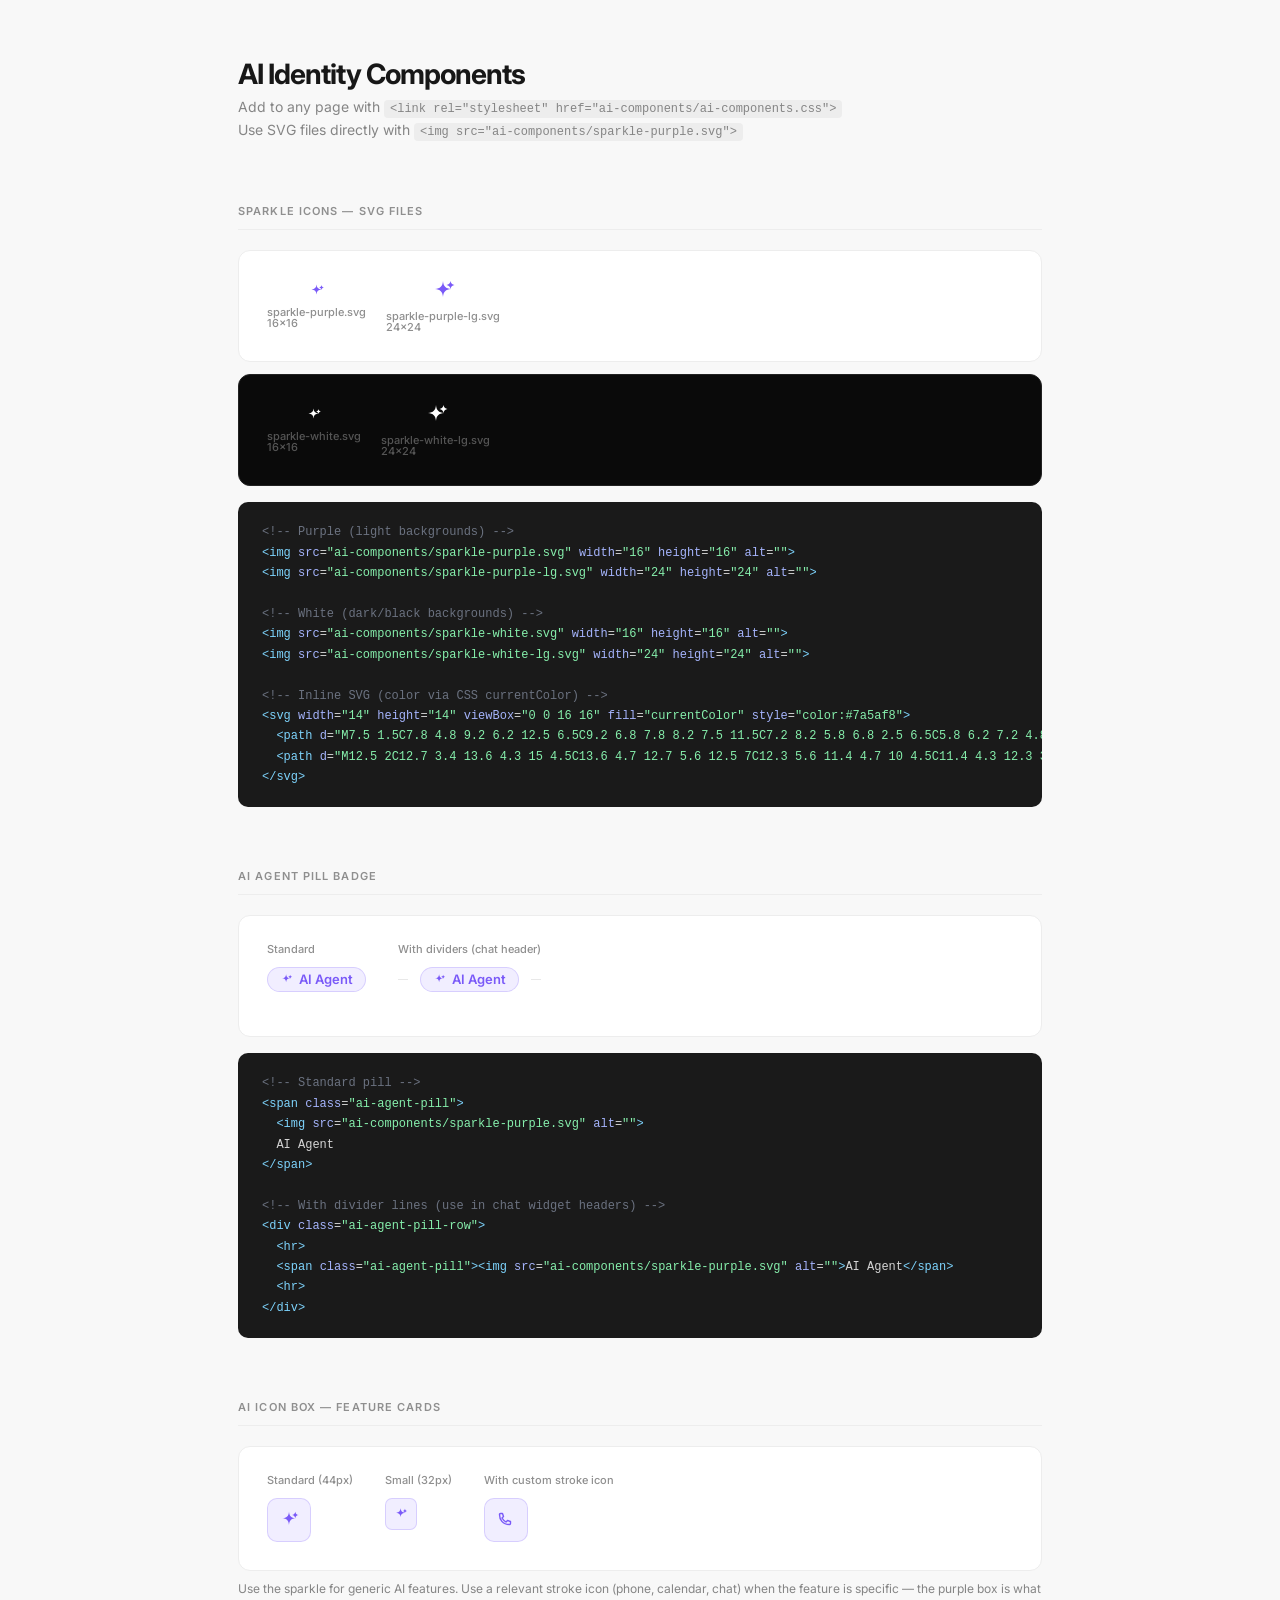
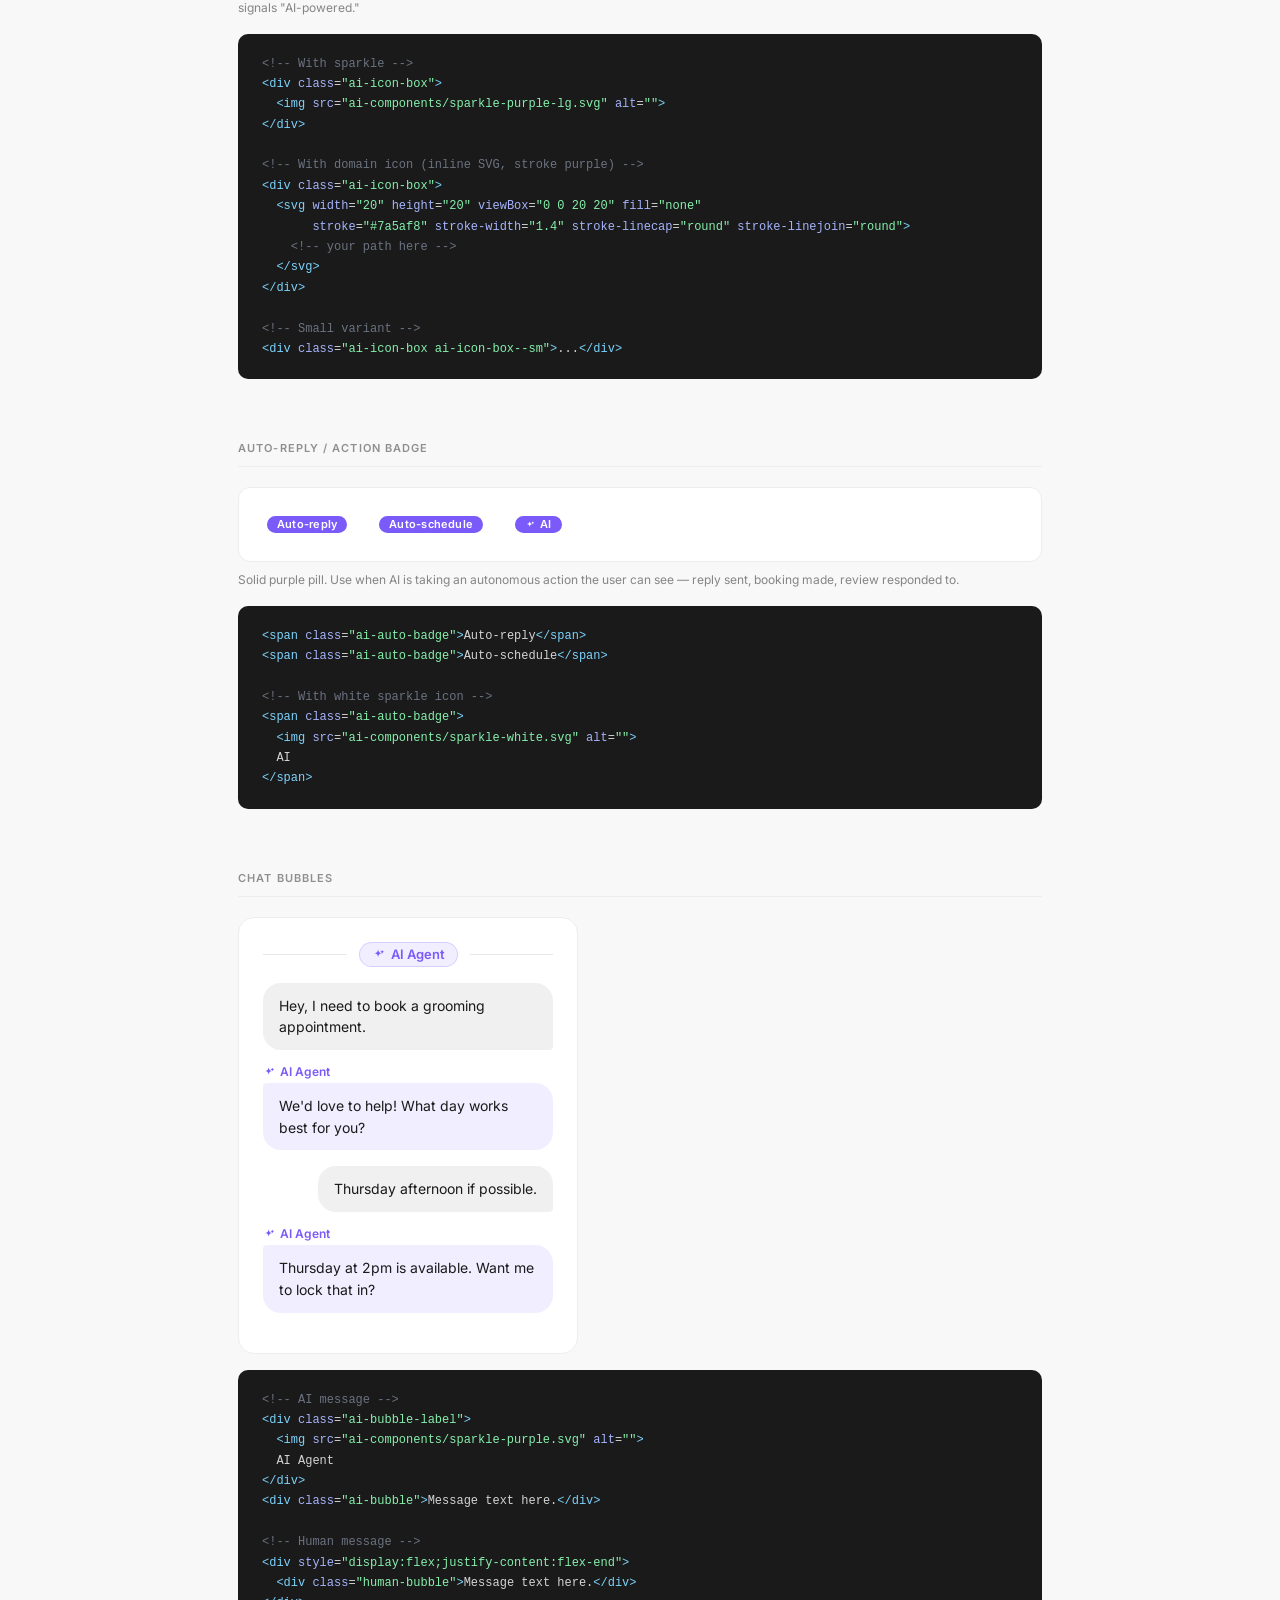
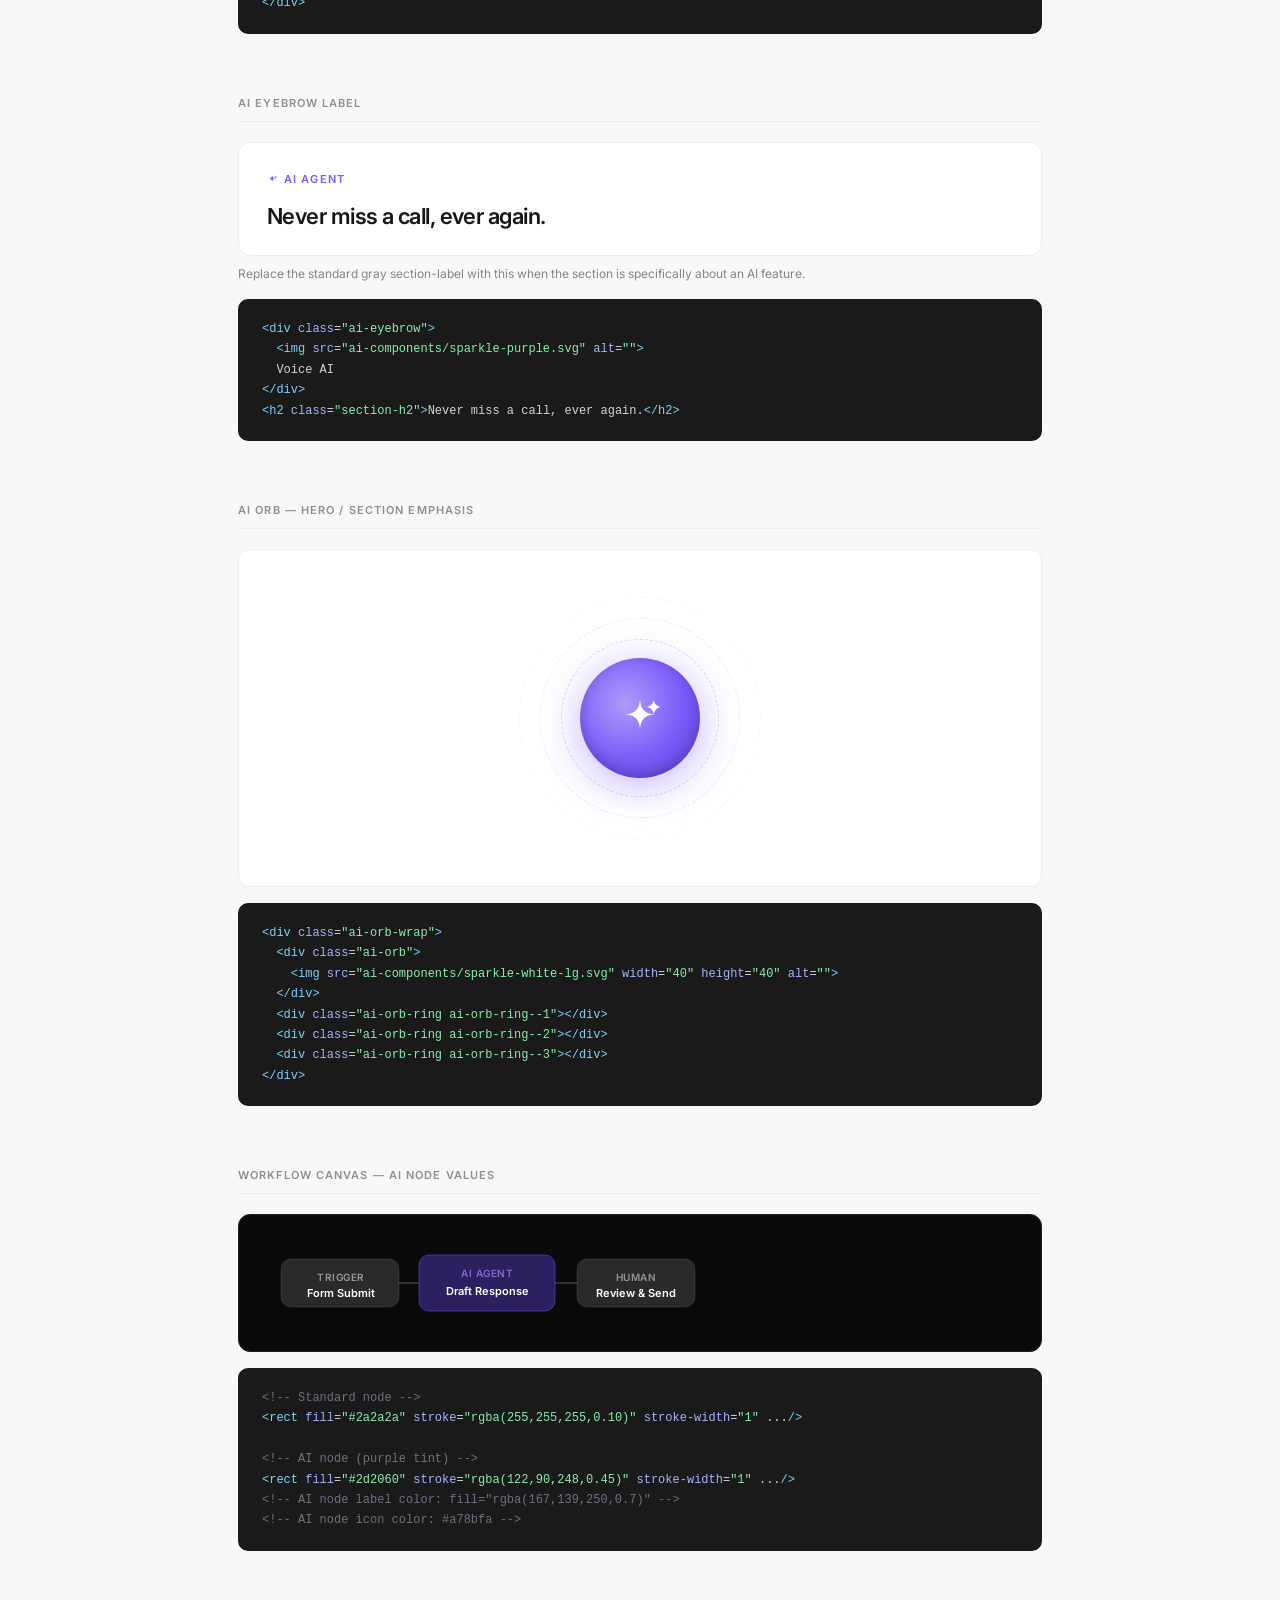
<file: ai-components/Formatting.html>
<!DOCTYPE html>
<html lang="en">
<head>
<meta charset="UTF-8">
<meta name="viewport" content="width=device-width, initial-scale=1.0">
<title>AI Components — Reference</title>
<link rel="preconnect" href="https://fonts.googleapis.com">
<link rel="preconnect" href="https://fonts.gstatic.com" crossorigin>
<link href="https://fonts.googleapis.com/css2?family=Inter:wght@400;500;600;700&display=swap" rel="stylesheet">
<link rel="stylesheet" href="ai-components.css">
<style>
  *, *::before, *::after { box-sizing: border-box; margin: 0; padding: 0; }
  body { font-family: Inter, sans-serif; -webkit-font-smoothing: antialiased; background: #f8f8f8; color: #171717; line-height: 1; }
  .page { max-width: 900px; margin: 0 auto; padding: 60px 48px 120px; }
  h1 { font-size: 28px; font-weight: 700; letter-spacing: -0.035em; margin-bottom: 8px; }
  .subtitle { font-size: 14px; color: #858585; margin-bottom: 64px; line-height: 1.6; }
  .subtitle code { font-family: ui-monospace, monospace; background: #ededed; padding: 2px 6px; border-radius: 4px; font-size: 12px; }

  /* Section headers */
  .comp-section { margin-bottom: 64px; }
  .comp-title { font-size: 11px; font-weight: 600; text-transform: uppercase; letter-spacing: 0.1em; color: #8f8f8f; margin-bottom: 20px; padding-bottom: 12px; border-bottom: 1px solid #ededed; }
  .comp-row { display: flex; gap: 32px; align-items: flex-start; flex-wrap: wrap; }
  .comp-item { display: flex; flex-direction: column; gap: 12px; }
  .comp-label { font-size: 11px; color: #8f8f8f; font-weight: 500; }

  /* Code block */
  .code-block { background: #1a1a1a; border-radius: 10px; padding: 20px 24px; margin-top: 16px; overflow-x: auto; }
  .code-block pre { font-family: ui-monospace, 'JetBrains Mono', monospace; font-size: 12px; color: #d4d4d4; line-height: 1.7; white-space: pre; }
  .c-tag { color: #7dd3fc; }
  .c-attr { color: #a5b4fc; }
  .c-val { color: #86efac; }
  .c-cmt { color: #6b7280; }

  /* Demo areas */
  .demo-light { background: #fff; border: 1px solid #ededed; border-radius: 12px; padding: 28px; }
  .demo-dark  { background: #0a0a0a; border: 1px solid #222; border-radius: 12px; padding: 28px; }
  .demo-chat  { background: #fff; border: 1px solid #ededed; border-radius: 16px; padding: 24px; max-width: 340px; }

  .chat-msg { margin-bottom: 16px; }
  .chat-msg--human { display: flex; justify-content: flex-end; }
  .chat-msg--ai {}
  .usage-note { font-size: 12px; color: #858585; line-height: 1.6; margin-top: 8px; }

  /* SVG icon demos */
  .icon-grid { display: flex; gap: 20px; align-items: center; flex-wrap: wrap; }
  .icon-demo { display: flex; flex-direction: column; align-items: center; gap: 8px; }
  .icon-demo img { display: block; }
</style>
</head>
<body>
<div class="page">

  <h1>AI Identity Components</h1>
  <p class="subtitle">
    Add to any page with <code>&lt;link rel="stylesheet" href="ai-components/ai-components.css"&gt;</code><br>
    Use SVG files directly with <code>&lt;img src="ai-components/sparkle-purple.svg"&gt;</code>
  </p>

  <!-- ── SPARKLE ICONS ── -->
  <div class="comp-section">
    <div class="comp-title">Sparkle Icons — SVG Files</div>
    <div class="demo-light">
      <div class="icon-grid">
        <div class="icon-demo">
          <img src="sparkle-purple.svg" width="16" height="16">
          <span class="comp-label">sparkle-purple.svg<br>16×16</span>
        </div>
        <div class="icon-demo">
          <img src="sparkle-purple-lg.svg" width="24" height="24">
          <span class="comp-label">sparkle-purple-lg.svg<br>24×24</span>
        </div>
      </div>
    </div>
    <div class="demo-dark" style="margin-top:12px">
      <div class="icon-grid">
        <div class="icon-demo">
          <img src="sparkle-white.svg" width="16" height="16">
          <span class="comp-label" style="color:#555">sparkle-white.svg<br>16×16</span>
        </div>
        <div class="icon-demo">
          <img src="sparkle-white-lg.svg" width="24" height="24">
          <span class="comp-label" style="color:#555">sparkle-white-lg.svg<br>24×24</span>
        </div>
      </div>
    </div>
    <div class="code-block"><pre><span class="c-cmt">&lt;!-- Purple (light backgrounds) --&gt;</span>
<span class="c-tag">&lt;img</span> <span class="c-attr">src</span>=<span class="c-val">"ai-components/sparkle-purple.svg"</span> <span class="c-attr">width</span>=<span class="c-val">"16"</span> <span class="c-attr">height</span>=<span class="c-val">"16"</span> <span class="c-attr">alt</span>=<span class="c-val">""</span><span class="c-tag">&gt;</span>
<span class="c-tag">&lt;img</span> <span class="c-attr">src</span>=<span class="c-val">"ai-components/sparkle-purple-lg.svg"</span> <span class="c-attr">width</span>=<span class="c-val">"24"</span> <span class="c-attr">height</span>=<span class="c-val">"24"</span> <span class="c-attr">alt</span>=<span class="c-val">""</span><span class="c-tag">&gt;</span>

<span class="c-cmt">&lt;!-- White (dark/black backgrounds) --&gt;</span>
<span class="c-tag">&lt;img</span> <span class="c-attr">src</span>=<span class="c-val">"ai-components/sparkle-white.svg"</span> <span class="c-attr">width</span>=<span class="c-val">"16"</span> <span class="c-attr">height</span>=<span class="c-val">"16"</span> <span class="c-attr">alt</span>=<span class="c-val">""</span><span class="c-tag">&gt;</span>
<span class="c-tag">&lt;img</span> <span class="c-attr">src</span>=<span class="c-val">"ai-components/sparkle-white-lg.svg"</span> <span class="c-attr">width</span>=<span class="c-val">"24"</span> <span class="c-attr">height</span>=<span class="c-val">"24"</span> <span class="c-attr">alt</span>=<span class="c-val">""</span><span class="c-tag">&gt;</span>

<span class="c-cmt">&lt;!-- Inline SVG (color via CSS currentColor) --&gt;</span>
<span class="c-tag">&lt;svg</span> <span class="c-attr">width</span>=<span class="c-val">"14"</span> <span class="c-attr">height</span>=<span class="c-val">"14"</span> <span class="c-attr">viewBox</span>=<span class="c-val">"0 0 16 16"</span> <span class="c-attr">fill</span>=<span class="c-val">"currentColor"</span> <span class="c-attr">style</span>=<span class="c-val">"color:#7a5af8"</span><span class="c-tag">&gt;</span>
  <span class="c-tag">&lt;path</span> <span class="c-attr">d</span>=<span class="c-val">"M7.5 1.5C7.8 4.8 9.2 6.2 12.5 6.5C9.2 6.8 7.8 8.2 7.5 11.5C7.2 8.2 5.8 6.8 2.5 6.5C5.8 6.2 7.2 4.8 7.5 1.5Z"</span><span class="c-tag">/&gt;</span>
  <span class="c-tag">&lt;path</span> <span class="c-attr">d</span>=<span class="c-val">"M12.5 2C12.7 3.4 13.6 4.3 15 4.5C13.6 4.7 12.7 5.6 12.5 7C12.3 5.6 11.4 4.7 10 4.5C11.4 4.3 12.3 3.4 12.5 2Z"</span><span class="c-tag">/&gt;</span>
<span class="c-tag">&lt;/svg&gt;</span></pre></div>
  </div>

  <!-- ── AI AGENT PILL ── -->
  <div class="comp-section">
    <div class="comp-title">AI Agent Pill Badge</div>
    <div class="demo-light">
      <div class="comp-row">
        <div class="comp-item">
          <span class="comp-label">Standard</span>
          <span class="ai-agent-pill">
            <img src="sparkle-purple.svg" alt="">
            AI Agent
          </span>
        </div>
        <div class="comp-item">
          <span class="comp-label">With dividers (chat header)</span>
          <div class="ai-agent-pill-row" style="max-width:300px">
            <hr>
            <span class="ai-agent-pill"><img src="sparkle-purple.svg" alt="">AI Agent</span>
            <hr>
          </div>
        </div>
      </div>
    </div>
    <div class="code-block"><pre><span class="c-cmt">&lt;!-- Standard pill --&gt;</span>
<span class="c-tag">&lt;span</span> <span class="c-attr">class</span>=<span class="c-val">"ai-agent-pill"</span><span class="c-tag">&gt;</span>
  <span class="c-tag">&lt;img</span> <span class="c-attr">src</span>=<span class="c-val">"ai-components/sparkle-purple.svg"</span> <span class="c-attr">alt</span>=<span class="c-val">""</span><span class="c-tag">&gt;</span>
  AI Agent
<span class="c-tag">&lt;/span&gt;</span>

<span class="c-cmt">&lt;!-- With divider lines (use in chat widget headers) --&gt;</span>
<span class="c-tag">&lt;div</span> <span class="c-attr">class</span>=<span class="c-val">"ai-agent-pill-row"</span><span class="c-tag">&gt;</span>
  <span class="c-tag">&lt;hr&gt;</span>
  <span class="c-tag">&lt;span</span> <span class="c-attr">class</span>=<span class="c-val">"ai-agent-pill"</span><span class="c-tag">&gt;&lt;img</span> <span class="c-attr">src</span>=<span class="c-val">"ai-components/sparkle-purple.svg"</span> <span class="c-attr">alt</span>=<span class="c-val">""</span><span class="c-tag">&gt;</span>AI Agent<span class="c-tag">&lt;/span&gt;</span>
  <span class="c-tag">&lt;hr&gt;</span>
<span class="c-tag">&lt;/div&gt;</span></pre></div>
  </div>

  <!-- ── AI ICON BOX ── -->
  <div class="comp-section">
    <div class="comp-title">AI Icon Box — Feature Cards</div>
    <div class="demo-light">
      <div class="comp-row">
        <div class="comp-item">
          <span class="comp-label">Standard (44px)</span>
          <div class="ai-icon-box">
            <img src="sparkle-purple-lg.svg" alt="">
          </div>
        </div>
        <div class="comp-item">
          <span class="comp-label">Small (32px)</span>
          <div class="ai-icon-box ai-icon-box--sm">
            <img src="sparkle-purple.svg" alt="">
          </div>
        </div>
        <div class="comp-item">
          <span class="comp-label">With custom stroke icon</span>
          <div class="ai-icon-box">
            <svg width="20" height="20" viewBox="0 0 20 20" fill="none" stroke="#7a5af8" stroke-width="1.4" stroke-linecap="round" stroke-linejoin="round">
              <path d="M3.5 4.5c0-.5.4-1 1-1h2l1 3-1.5 1.5a11 11 0 004 4L11.5 10.5l3 1v2c0 .6-.5 1-1 1C6.5 14.5 3.5 9.5 3.5 4.5z"/>
            </svg>
          </div>
        </div>
      </div>
    </div>
    <p class="usage-note">Use the sparkle for generic AI features. Use a relevant stroke icon (phone, calendar, chat) when the feature is specific — the purple box is what signals "AI-powered."</p>
    <div class="code-block"><pre><span class="c-cmt">&lt;!-- With sparkle --&gt;</span>
<span class="c-tag">&lt;div</span> <span class="c-attr">class</span>=<span class="c-val">"ai-icon-box"</span><span class="c-tag">&gt;</span>
  <span class="c-tag">&lt;img</span> <span class="c-attr">src</span>=<span class="c-val">"ai-components/sparkle-purple-lg.svg"</span> <span class="c-attr">alt</span>=<span class="c-val">""</span><span class="c-tag">&gt;</span>
<span class="c-tag">&lt;/div&gt;</span>

<span class="c-cmt">&lt;!-- With domain icon (inline SVG, stroke purple) --&gt;</span>
<span class="c-tag">&lt;div</span> <span class="c-attr">class</span>=<span class="c-val">"ai-icon-box"</span><span class="c-tag">&gt;</span>
  <span class="c-tag">&lt;svg</span> <span class="c-attr">width</span>=<span class="c-val">"20"</span> <span class="c-attr">height</span>=<span class="c-val">"20"</span> <span class="c-attr">viewBox</span>=<span class="c-val">"0 0 20 20"</span> <span class="c-attr">fill</span>=<span class="c-val">"none"</span>
       <span class="c-attr">stroke</span>=<span class="c-val">"#7a5af8"</span> <span class="c-attr">stroke-width</span>=<span class="c-val">"1.4"</span> <span class="c-attr">stroke-linecap</span>=<span class="c-val">"round"</span> <span class="c-attr">stroke-linejoin</span>=<span class="c-val">"round"</span><span class="c-tag">&gt;</span>
    <span class="c-cmt">&lt;!-- your path here --&gt;</span>
  <span class="c-tag">&lt;/svg&gt;</span>
<span class="c-tag">&lt;/div&gt;</span>

<span class="c-cmt">&lt;!-- Small variant --&gt;</span>
<span class="c-tag">&lt;div</span> <span class="c-attr">class</span>=<span class="c-val">"ai-icon-box ai-icon-box--sm"</span><span class="c-tag">&gt;</span>...<span class="c-tag">&lt;/div&gt;</span></pre></div>
  </div>

  <!-- ── AUTO BADGE ── -->
  <div class="comp-section">
    <div class="comp-title">Auto-reply / Action Badge</div>
    <div class="demo-light">
      <div class="comp-row">
        <div class="comp-item">
          <span class="ai-auto-badge">Auto-reply</span>
        </div>
        <div class="comp-item">
          <span class="ai-auto-badge">Auto-schedule</span>
        </div>
        <div class="comp-item">
          <span class="ai-auto-badge">
            <img src="sparkle-white.svg" alt="">
            AI
          </span>
        </div>
      </div>
    </div>
    <p class="usage-note">Solid purple pill. Use when AI is taking an autonomous action the user can see — reply sent, booking made, review responded to.</p>
    <div class="code-block"><pre><span class="c-tag">&lt;span</span> <span class="c-attr">class</span>=<span class="c-val">"ai-auto-badge"</span><span class="c-tag">&gt;</span>Auto-reply<span class="c-tag">&lt;/span&gt;</span>
<span class="c-tag">&lt;span</span> <span class="c-attr">class</span>=<span class="c-val">"ai-auto-badge"</span><span class="c-tag">&gt;</span>Auto-schedule<span class="c-tag">&lt;/span&gt;</span>

<span class="c-cmt">&lt;!-- With white sparkle icon --&gt;</span>
<span class="c-tag">&lt;span</span> <span class="c-attr">class</span>=<span class="c-val">"ai-auto-badge"</span><span class="c-tag">&gt;</span>
  <span class="c-tag">&lt;img</span> <span class="c-attr">src</span>=<span class="c-val">"ai-components/sparkle-white.svg"</span> <span class="c-attr">alt</span>=<span class="c-val">""</span><span class="c-tag">&gt;</span>
  AI
<span class="c-tag">&lt;/span&gt;</span></pre></div>
  </div>

  <!-- ── CHAT BUBBLES ── -->
  <div class="comp-section">
    <div class="comp-title">Chat Bubbles</div>
    <div class="demo-chat">
      <div class="ai-agent-pill-row">
        <hr>
        <span class="ai-agent-pill"><img src="sparkle-purple.svg" alt="">AI Agent</span>
        <hr>
      </div>
      <div class="chat-msg chat-msg--human">
        <div class="human-bubble">Hey, I need to book a grooming appointment.</div>
      </div>
      <div class="chat-msg chat-msg--ai" style="margin-top:16px">
        <div class="ai-bubble-label">
          <img src="sparkle-purple.svg" alt="">
          AI Agent
        </div>
        <div class="ai-bubble">We'd love to help! What day works best for you?</div>
      </div>
      <div class="chat-msg chat-msg--human" style="margin-top:12px">
        <div class="human-bubble">Thursday afternoon if possible.</div>
      </div>
      <div class="chat-msg chat-msg--ai" style="margin-top:12px">
        <div class="ai-bubble-label">
          <img src="sparkle-purple.svg" alt="">
          AI Agent
        </div>
        <div class="ai-bubble">Thursday at 2pm is available. Want me to lock that in?</div>
      </div>
    </div>
    <div class="code-block"><pre><span class="c-cmt">&lt;!-- AI message --&gt;</span>
<span class="c-tag">&lt;div</span> <span class="c-attr">class</span>=<span class="c-val">"ai-bubble-label"</span><span class="c-tag">&gt;</span>
  <span class="c-tag">&lt;img</span> <span class="c-attr">src</span>=<span class="c-val">"ai-components/sparkle-purple.svg"</span> <span class="c-attr">alt</span>=<span class="c-val">""</span><span class="c-tag">&gt;</span>
  AI Agent
<span class="c-tag">&lt;/div&gt;</span>
<span class="c-tag">&lt;div</span> <span class="c-attr">class</span>=<span class="c-val">"ai-bubble"</span><span class="c-tag">&gt;</span>Message text here.<span class="c-tag">&lt;/div&gt;</span>

<span class="c-cmt">&lt;!-- Human message --&gt;</span>
<span class="c-tag">&lt;div</span> <span class="c-attr">style</span>=<span class="c-val">"display:flex;justify-content:flex-end"</span><span class="c-tag">&gt;</span>
  <span class="c-tag">&lt;div</span> <span class="c-attr">class</span>=<span class="c-val">"human-bubble"</span><span class="c-tag">&gt;</span>Message text here.<span class="c-tag">&lt;/div&gt;</span>
<span class="c-tag">&lt;/div&gt;</span></pre></div>
  </div>

  <!-- ── SECTION EYEBROW ── -->
  <div class="comp-section">
    <div class="comp-title">AI Eyebrow Label</div>
    <div class="demo-light">
      <div class="ai-eyebrow">
        <img src="sparkle-purple.svg" alt="">
        AI Agent
      </div>
      <div style="font-size:22px;font-weight:600;letter-spacing:-0.025em;color:#171717;margin-top:8px">Never miss a call, ever again.</div>
    </div>
    <p class="usage-note">Replace the standard gray section-label with this when the section is specifically about an AI feature.</p>
    <div class="code-block"><pre><span class="c-tag">&lt;div</span> <span class="c-attr">class</span>=<span class="c-val">"ai-eyebrow"</span><span class="c-tag">&gt;</span>
  <span class="c-tag">&lt;img</span> <span class="c-attr">src</span>=<span class="c-val">"ai-components/sparkle-purple.svg"</span> <span class="c-attr">alt</span>=<span class="c-val">""</span><span class="c-tag">&gt;</span>
  Voice AI
<span class="c-tag">&lt;/div&gt;</span>
<span class="c-tag">&lt;h2</span> <span class="c-attr">class</span>=<span class="c-val">"section-h2"</span><span class="c-tag">&gt;</span>Never miss a call, ever again.<span class="c-tag">&lt;/h2&gt;</span></pre></div>
  </div>

  <!-- ── ORB ── -->
  <div class="comp-section">
    <div class="comp-title">AI Orb — Hero / Section Emphasis</div>
    <div class="demo-light" style="display:flex;justify-content:center;padding:48px">
      <div class="ai-orb-wrap">
        <div class="ai-orb">
          <img src="sparkle-white-lg.svg" width="40" height="40" alt="">
        </div>
        <div class="ai-orb-ring ai-orb-ring--1"></div>
        <div class="ai-orb-ring ai-orb-ring--2"></div>
        <div class="ai-orb-ring ai-orb-ring--3"></div>
      </div>
    </div>
    <div class="code-block"><pre><span class="c-tag">&lt;div</span> <span class="c-attr">class</span>=<span class="c-val">"ai-orb-wrap"</span><span class="c-tag">&gt;</span>
  <span class="c-tag">&lt;div</span> <span class="c-attr">class</span>=<span class="c-val">"ai-orb"</span><span class="c-tag">&gt;</span>
    <span class="c-tag">&lt;img</span> <span class="c-attr">src</span>=<span class="c-val">"ai-components/sparkle-white-lg.svg"</span> <span class="c-attr">width</span>=<span class="c-val">"40"</span> <span class="c-attr">height</span>=<span class="c-val">"40"</span> <span class="c-attr">alt</span>=<span class="c-val">""</span><span class="c-tag">&gt;</span>
  <span class="c-tag">&lt;/div&gt;</span>
  <span class="c-tag">&lt;div</span> <span class="c-attr">class</span>=<span class="c-val">"ai-orb-ring ai-orb-ring--1"</span><span class="c-tag">&gt;&lt;/div&gt;</span>
  <span class="c-tag">&lt;div</span> <span class="c-attr">class</span>=<span class="c-val">"ai-orb-ring ai-orb-ring--2"</span><span class="c-tag">&gt;&lt;/div&gt;</span>
  <span class="c-tag">&lt;div</span> <span class="c-attr">class</span>=<span class="c-val">"ai-orb-ring ai-orb-ring--3"</span><span class="c-tag">&gt;&lt;/div&gt;</span>
<span class="c-tag">&lt;/div&gt;</span></pre></div>
  </div>

  <!-- ── WORKFLOW NODE ── -->
  <div class="comp-section">
    <div class="comp-title">Workflow Canvas — AI Node Values</div>
    <div class="demo-dark">
      <svg viewBox="0 0 440 80" xmlns="http://www.w3.org/2000/svg" style="width:100%;max-width:440px;display:block">
        <!-- Standard node -->
        <rect x="14" y="16" width="118" height="48" rx="10" fill="#2a2a2a" stroke="rgba(255,255,255,0.10)" stroke-width="1"/>
        <text x="74" y="38" text-anchor="middle" font-family="Inter,sans-serif" font-size="10" font-weight="600" fill="rgba(255,255,255,0.5)" letter-spacing="0.05em">TRIGGER</text>
        <text x="74" y="54" text-anchor="middle" font-family="Inter,sans-serif" font-size="11" font-weight="600" fill="#fff">Form Submit</text>
        <!-- connector -->
        <path d="M132 40 C147 40 152 40 152 40" stroke="rgba(255,255,255,0.22)" stroke-width="1.5" fill="none"/>
        <!-- AI node -->
        <rect x="152" y="12" width="136" height="56" rx="10" fill="#2d2060" stroke="rgba(122,90,248,0.45)" stroke-width="1"/>
        <text x="220" y="34" text-anchor="middle" font-family="Inter,sans-serif" font-size="10" font-weight="600" fill="rgba(167,139,250,0.7)" letter-spacing="0.05em">AI AGENT</text>
        <text x="220" y="52" text-anchor="middle" font-family="Inter,sans-serif" font-size="11" font-weight="600" fill="#fff">Draft Response</text>
        <!-- connector -->
        <path d="M288 40 C303 40 310 40 310 40" stroke="rgba(255,255,255,0.22)" stroke-width="1.5" fill="none"/>
        <!-- Standard node -->
        <rect x="310" y="16" width="118" height="48" rx="10" fill="#2a2a2a" stroke="rgba(255,255,255,0.10)" stroke-width="1"/>
        <text x="369" y="38" text-anchor="middle" font-family="Inter,sans-serif" font-size="10" font-weight="600" fill="rgba(255,255,255,0.5)" letter-spacing="0.05em">HUMAN</text>
        <text x="369" y="54" text-anchor="middle" font-family="Inter,sans-serif" font-size="11" font-weight="600" fill="#fff">Review &amp; Send</text>
      </svg>
    </div>
    <div class="code-block"><pre><span class="c-cmt">&lt;!-- Standard node --&gt;</span>
<span class="c-tag">&lt;rect</span> <span class="c-attr">fill</span>=<span class="c-val">"#2a2a2a"</span> <span class="c-attr">stroke</span>=<span class="c-val">"rgba(255,255,255,0.10)"</span> <span class="c-attr">stroke-width</span>=<span class="c-val">"1"</span> ...<span class="c-tag">/&gt;</span>

<span class="c-cmt">&lt;!-- AI node (purple tint) --&gt;</span>
<span class="c-tag">&lt;rect</span> <span class="c-attr">fill</span>=<span class="c-val">"#2d2060"</span> <span class="c-attr">stroke</span>=<span class="c-val">"rgba(122,90,248,0.45)"</span> <span class="c-attr">stroke-width</span>=<span class="c-val">"1"</span> ...<span class="c-tag">/&gt;</span>
<span class="c-cmt">&lt;!-- AI node label color: fill="rgba(167,139,250,0.7)" --&gt;</span>
<span class="c-cmt">&lt;!-- AI node icon color: #a78bfa --&gt;</span></pre></div>
  </div>

</div>
</body>
</html>
</file>
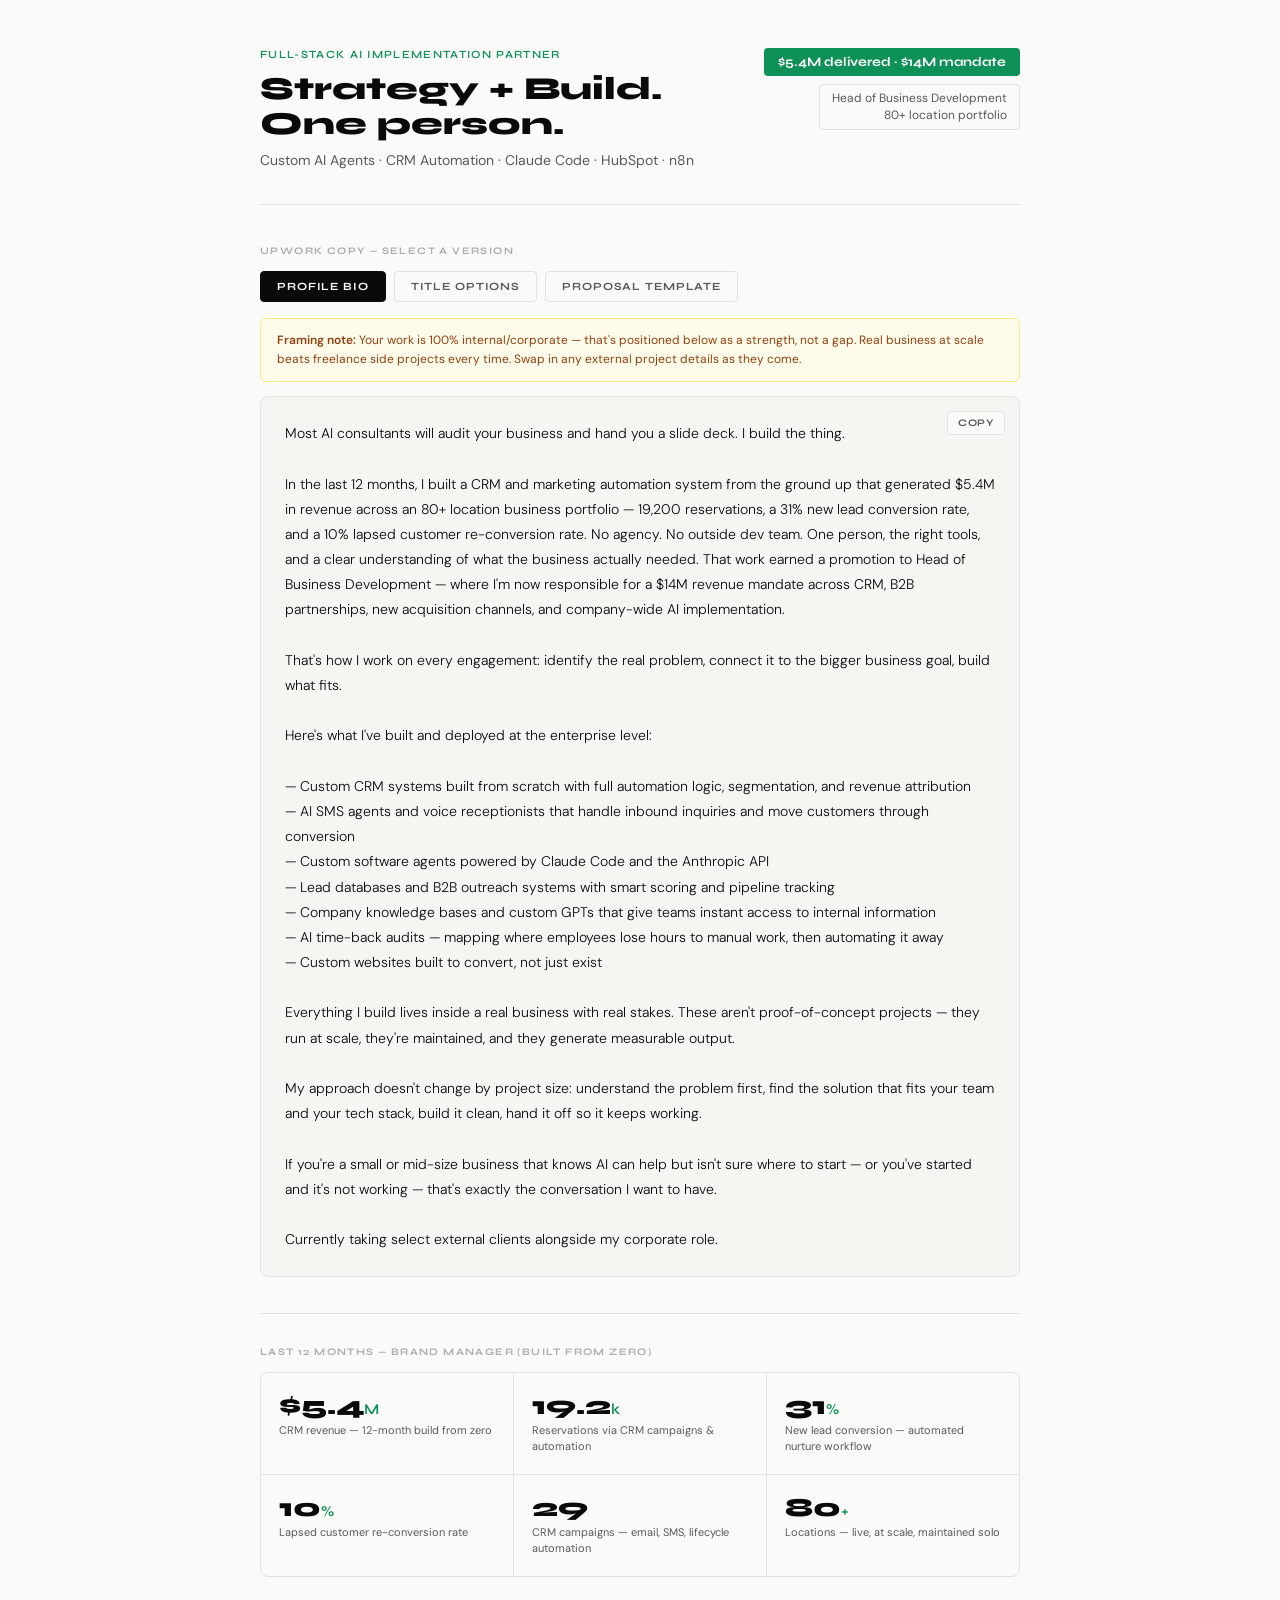
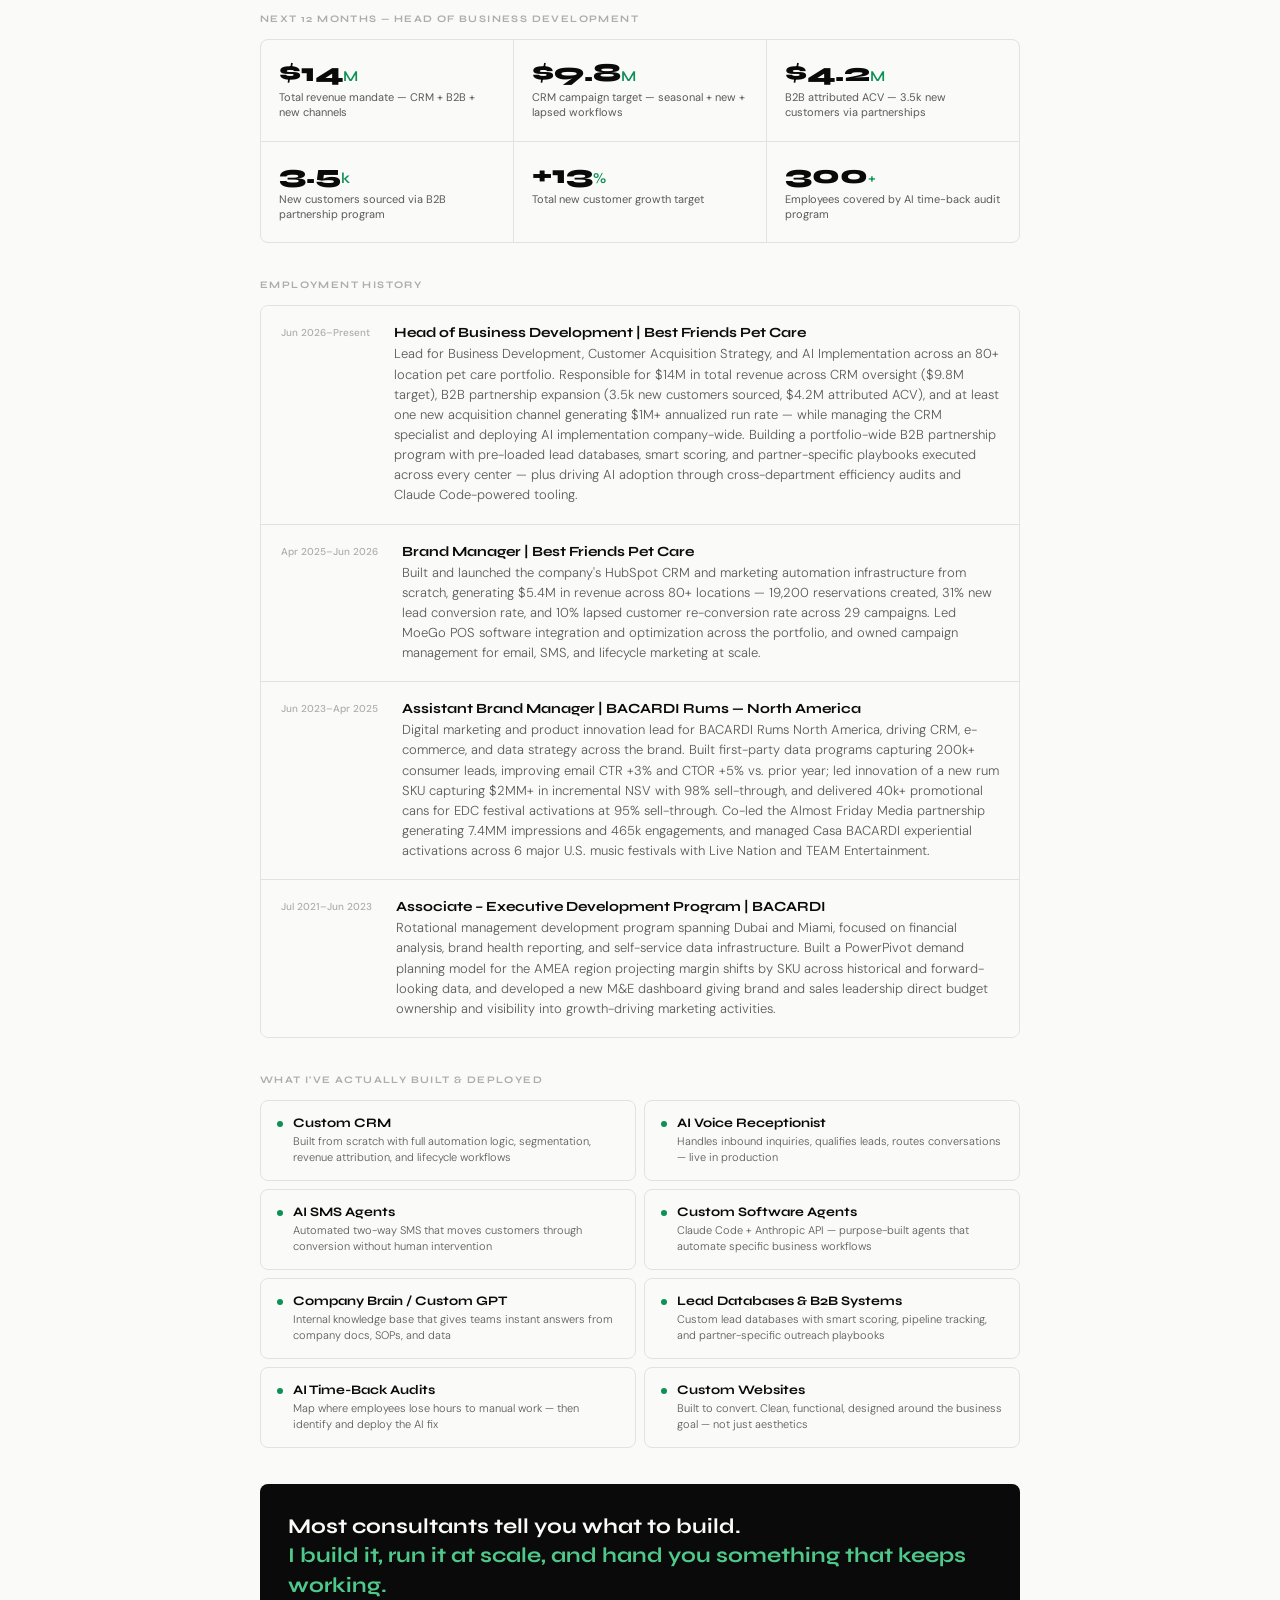
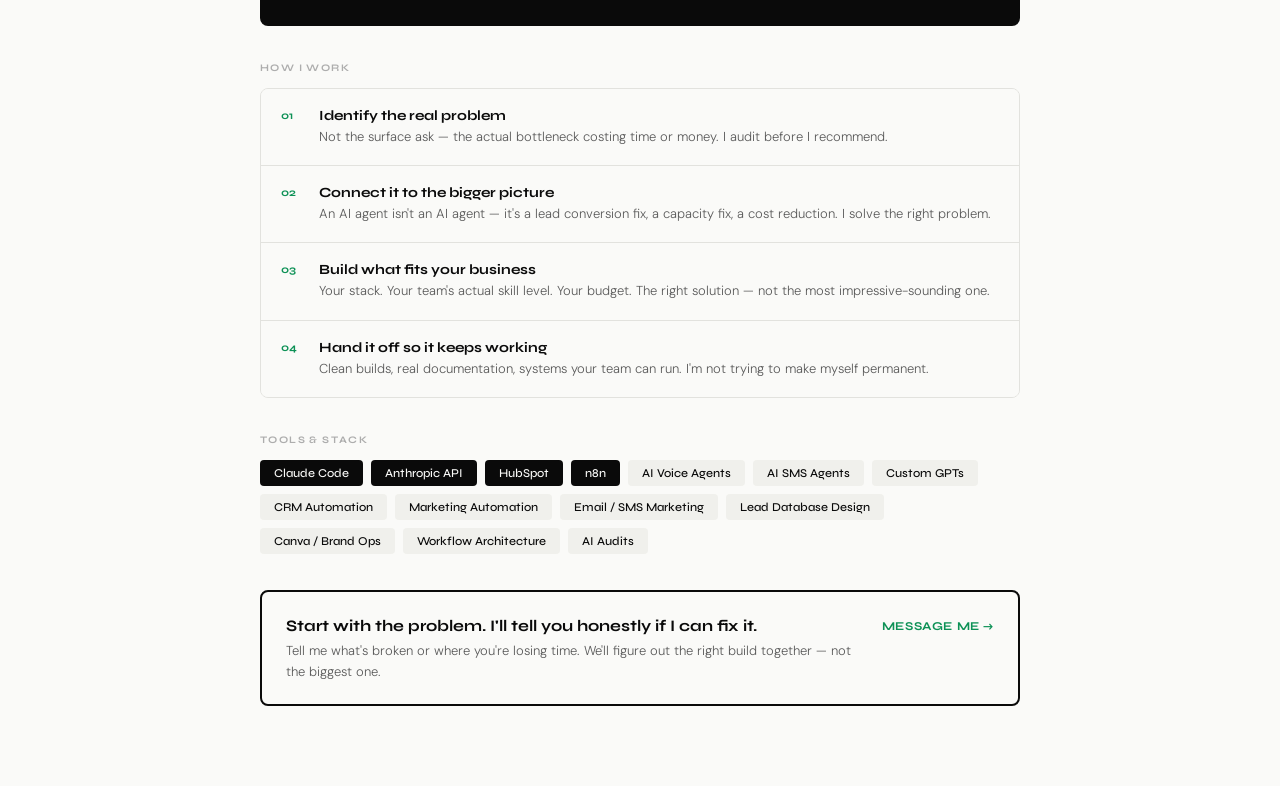
<file: Experience/DRAFT_upwork-profile.StartingPoint_html copy.html>
<!DOCTYPE html>
<html lang="en">
<head>
<meta charset="UTF-8">
<meta name="viewport" content="width=device-width, initial-scale=1.0">
<title>Upwork Profile — AI & Business Solutions</title>
<link href="https://fonts.googleapis.com/css2?family=Syne:wght@400;500;600;700;800&family=DM+Sans:ital,wght@0,300;0,400;0,500;1,300&display=swap" rel="stylesheet">
<style>
  :root {
    --black: #0A0A0A;
    --white: #FAFAF8;
    --green: #0D9156;
    --green-light: #E8F5EF;
    --mid: #5A5A5A;
    --border: #E2E2DE;
    --tag-bg: #F0F0EC;
  }

  * { box-sizing: border-box; margin: 0; padding: 0; }

  body {
    font-family: 'DM Sans', sans-serif;
    background: var(--white);
    color: var(--black);
    min-height: 100vh;
    padding: 48px 20px 80px;
  }

  .container { max-width: 760px; margin: 0 auto; }

  .header {
    display: flex;
    align-items: flex-start;
    justify-content: space-between;
    gap: 20px;
    margin-bottom: 40px;
    padding-bottom: 32px;
    border-bottom: 1px solid var(--border);
  }

  .header-left { flex: 1; }

  .eyebrow {
    font-family: 'Syne', sans-serif;
    font-size: 11px;
    font-weight: 600;
    letter-spacing: 0.12em;
    text-transform: uppercase;
    color: var(--green);
    margin-bottom: 10px;
  }

  .name {
    font-family: 'Syne', sans-serif;
    font-size: 32px;
    font-weight: 800;
    color: var(--black);
    line-height: 1.1;
    margin-bottom: 8px;
  }

  .title { font-size: 14px; font-weight: 400; color: var(--mid); line-height: 1.6; }

  .header-right {
    display: flex;
    flex-direction: column;
    align-items: flex-end;
    gap: 8px;
    flex-shrink: 0;
  }

  .stat-pill {
    background: var(--green);
    color: white;
    font-family: 'Syne', sans-serif;
    font-size: 13px;
    font-weight: 700;
    padding: 6px 14px;
    border-radius: 4px;
    white-space: nowrap;
  }

  .stat-pill-outline {
    border: 1.5px solid var(--border);
    color: var(--mid);
    font-size: 12px;
    font-weight: 400;
    padding: 5px 12px;
    border-radius: 4px;
    white-space: nowrap;
    text-align: right;
    line-height: 1.4;
  }

  .section { margin-bottom: 36px; }

  .section-label {
    font-family: 'Syne', sans-serif;
    font-size: 10px;
    font-weight: 700;
    letter-spacing: 0.14em;
    text-transform: uppercase;
    color: #ADADAD;
    margin-bottom: 14px;
  }

  .headline-block {
    background: var(--black);
    color: var(--white);
    border-radius: 8px;
    padding: 28px 28px 26px;
    margin-bottom: 36px;
  }

  .headline-text {
    font-family: 'Syne', sans-serif;
    font-size: 21px;
    font-weight: 700;
    line-height: 1.4;
  }

  .headline-text .hl { color: #4FC98A; }

  .proof-grid {
    display: grid;
    grid-template-columns: repeat(3, 1fr);
    gap: 1px;
    background: var(--border);
    border: 1px solid var(--border);
    border-radius: 8px;
    overflow: hidden;
    margin-bottom: 36px;
  }

  .proof-cell {
    background: var(--white);
    padding: 20px 18px;
    display: flex;
    flex-direction: column;
    gap: 4px;
  }

  .proof-val {
    font-family: 'Syne', sans-serif;
    font-size: 26px;
    font-weight: 800;
    color: var(--black);
    line-height: 1;
  }

  .proof-val .unit { font-size: 15px; font-weight: 600; color: var(--green); }

  .proof-label { font-size: 11px; color: var(--mid); line-height: 1.4; font-weight: 400; }

  .tag-cloud { display: flex; flex-wrap: wrap; gap: 8px; }

  .tag {
    font-family: 'Syne', sans-serif;
    font-size: 12px;
    font-weight: 500;
    background: var(--tag-bg);
    color: var(--black);
    padding: 6px 14px;
    border-radius: 4px;
  }

  .tag.primary { background: var(--black); color: var(--white); }

  .divider { border: none; border-top: 1px solid var(--border); margin: 32px 0; }

  .process-list {
    display: flex;
    flex-direction: column;
    border: 1px solid var(--border);
    border-radius: 8px;
    overflow: hidden;
  }

  .process-item {
    display: flex;
    gap: 16px;
    align-items: flex-start;
    padding: 18px 20px;
    border-bottom: 1px solid var(--border);
    background: var(--white);
  }

  .process-item:last-child { border-bottom: none; }

  .process-num {
    font-family: 'Syne', sans-serif;
    font-size: 11px;
    font-weight: 700;
    color: var(--green);
    width: 22px;
    flex-shrink: 0;
    padding-top: 2px;
  }

  .process-title {
    font-family: 'Syne', sans-serif;
    font-size: 14px;
    font-weight: 700;
    color: var(--black);
    margin-bottom: 3px;
  }

  .process-desc { font-size: 13px; color: var(--mid); line-height: 1.55; font-weight: 300; }

  .services-grid { display: grid; grid-template-columns: 1fr 1fr; gap: 10px; }

  .service-card {
    border: 1px solid var(--border);
    border-radius: 8px;
    padding: 18px 18px 16px;
    background: var(--white);
  }

  .service-icon { font-size: 18px; margin-bottom: 8px; }

  .service-title {
    font-family: 'Syne', sans-serif;
    font-size: 13px;
    font-weight: 700;
    color: var(--black);
    margin-bottom: 5px;
  }

  .service-desc { font-size: 12px; color: var(--mid); line-height: 1.55; font-weight: 300; }

  .built-grid {
    display: grid;
    grid-template-columns: repeat(2, 1fr);
    gap: 8px;
    margin-bottom: 36px;
  }

  .built-item {
    background: var(--white);
    border: 1px solid var(--border);
    border-radius: 8px;
    padding: 14px 16px;
    display: flex;
    align-items: flex-start;
    gap: 10px;
  }

  .built-dot {
    width: 6px;
    height: 6px;
    border-radius: 50%;
    background: var(--green);
    flex-shrink: 0;
    margin-top: 6px;
  }

  .built-content {}
  .built-title { font-family: 'Syne', sans-serif; font-size: 13px; font-weight: 700; color: var(--black); margin-bottom: 2px; }
  .built-desc { font-size: 11px; color: var(--mid); line-height: 1.5; font-weight: 300; }

  .cta-block {
    border: 2px solid var(--black);
    border-radius: 8px;
    padding: 24px 24px 22px;
    display: flex;
    align-items: flex-start;
    justify-content: space-between;
    gap: 20px;
  }

  .cta-title { font-family: 'Syne', sans-serif; font-size: 16px; font-weight: 700; color: var(--black); margin-bottom: 6px; }
  .cta-desc { font-size: 13px; color: var(--mid); line-height: 1.6; font-weight: 300; }
  .cta-action { font-family: 'Syne', sans-serif; font-size: 12px; font-weight: 700; color: var(--green); letter-spacing: 0.05em; text-transform: uppercase; flex-shrink: 0; padding-top: 3px; white-space: nowrap; }

  .copy-controls { display: flex; gap: 8px; margin-bottom: 16px; flex-wrap: wrap; }

  .copy-btn {
    font-family: 'Syne', sans-serif;
    font-size: 11px;
    font-weight: 700;
    letter-spacing: 0.08em;
    text-transform: uppercase;
    padding: 8px 16px;
    border-radius: 4px;
    border: 1.5px solid var(--border);
    background: var(--white);
    color: var(--mid);
    cursor: pointer;
    transition: all 0.15s;
  }

  .copy-btn:hover { border-color: var(--black); color: var(--black); }
  .copy-btn.active { background: var(--black); color: var(--white); border-color: var(--black); }

  .copy-panel { display: none; }
  .copy-panel.active { display: block; }

  .copy-box {
    background: #F5F5F2;
    border: 1px solid var(--border);
    border-radius: 8px;
    padding: 24px;
    position: relative;
    margin-bottom: 10px;
  }

  .copy-box-text {
    font-family: 'DM Sans', sans-serif;
    font-size: 14px;
    line-height: 1.8;
    color: var(--black);
    white-space: pre-wrap;
    font-weight: 300;
  }

  .copy-box-label {
    font-family: 'Syne', sans-serif;
    font-size: 10px;
    font-weight: 700;
    letter-spacing: 0.12em;
    text-transform: uppercase;
    color: #ADADAD;
    margin: 18px 0 8px;
  }

  .copy-to-clipboard {
    position: absolute;
    top: 14px;
    right: 14px;
    font-family: 'Syne', sans-serif;
    font-size: 10px;
    font-weight: 700;
    letter-spacing: 0.08em;
    text-transform: uppercase;
    background: var(--white);
    border: 1px solid var(--border);
    color: var(--mid);
    padding: 5px 10px;
    border-radius: 4px;
    cursor: pointer;
    transition: all 0.15s;
  }

  .copy-to-clipboard:hover { border-color: var(--black); color: var(--black); }
  .copy-to-clipboard.copied { background: var(--green); border-color: var(--green); color: white; }

  .note-block {
    background: #FFFBEB;
    border: 1px solid #FDE68A;
    border-radius: 6px;
    padding: 12px 16px;
    font-size: 12px;
    color: #92400E;
    line-height: 1.6;
    margin-bottom: 14px;
  }

  .note-block strong { font-weight: 600; }

  @media (max-width: 600px) {
    .header { flex-direction: column; }
    .header-right { align-items: flex-start; flex-direction: row; flex-wrap: wrap; }
    .proof-grid { grid-template-columns: 1fr 1fr; }
    .services-grid { grid-template-columns: 1fr; }
    .built-grid { grid-template-columns: 1fr; }
    .cta-block { flex-direction: column; gap: 12px; }
    .name { font-size: 24px; }
    .headline-text { font-size: 17px; }
  }
</style>
</head>
<body>
<div class="container">

  <!-- Header -->
  <div class="header">
    <div class="header-left">
      <div class="eyebrow">Full-Stack AI Implementation Partner</div>
      <div class="name">Strategy + Build.<br>One person.</div>
      <div class="title" style="margin-top:8px;">Custom AI Agents · CRM Automation · Claude Code · HubSpot · n8n</div>
    </div>
    <div class="header-right">
      <div class="stat-pill">$5.4M delivered · $14M mandate</div>
      <div class="stat-pill-outline">Head of Business Development<br>80+ location portfolio</div>
    </div>
  </div>

  <!-- Copy Panels -->
  <div class="section">
    <div class="section-label">Upwork Copy — Select a version</div>
    <div class="copy-controls">
      <button class="copy-btn active" onclick="switchPanel('bio')">Profile Bio</button>
      <button class="copy-btn" onclick="switchPanel('title')">Title Options</button>
      <button class="copy-btn" onclick="switchPanel('proposal')">Proposal Template</button>
    </div>

    <!-- BIO -->
    <div class="copy-panel active" id="panel-bio">
      <div class="note-block">
        <strong>Framing note:</strong> Your work is 100% internal/corporate — that's positioned below as a strength, not a gap. Real business at scale beats freelance side projects every time. Swap in any external project details as they come.
      </div>
      <div class="copy-box">
        <button class="copy-to-clipboard" onclick="copyText('text-bio', this)">Copy</button>
        <div class="copy-box-text" id="text-bio">Most AI consultants will audit your business and hand you a slide deck. I build the thing.

In the last 12 months, I built a CRM and marketing automation system from the ground up that generated $5.4M in revenue across an 80+ location business portfolio — 19,200 reservations, a 31% new lead conversion rate, and a 10% lapsed customer re-conversion rate. No agency. No outside dev team. One person, the right tools, and a clear understanding of what the business actually needed. That work earned a promotion to Head of Business Development — where I'm now responsible for a $14M revenue mandate across CRM, B2B partnerships, new acquisition channels, and company-wide AI implementation.

That's how I work on every engagement: identify the real problem, connect it to the bigger business goal, build what fits.

Here's what I've built and deployed at the enterprise level:

— Custom CRM systems built from scratch with full automation logic, segmentation, and revenue attribution
— AI SMS agents and voice receptionists that handle inbound inquiries and move customers through conversion
— Custom software agents powered by Claude Code and the Anthropic API
— Lead databases and B2B outreach systems with smart scoring and pipeline tracking
— Company knowledge bases and custom GPTs that give teams instant access to internal information
— AI time-back audits — mapping where employees lose hours to manual work, then automating it away
— Custom websites built to convert, not just exist

Everything I build lives inside a real business with real stakes. These aren't proof-of-concept projects — they run at scale, they're maintained, and they generate measurable output.

My approach doesn't change by project size: understand the problem first, find the solution that fits your team and your tech stack, build it clean, hand it off so it keeps working.

If you're a small or mid-size business that knows AI can help but isn't sure where to start — or you've started and it's not working — that's exactly the conversation I want to have.

Currently taking select external clients alongside my corporate role.</div>
      </div>
    </div>

    <!-- TITLE -->
    <div class="copy-panel" id="panel-title">
      <div class="copy-box-label">Primary (leads with proof + breadth)</div>
      <div class="copy-box">
        <button class="copy-to-clipboard" onclick="copyText('t1', this)">Copy</button>
        <div class="copy-box-text" id="t1">Full-Stack AI Consultant | Custom Agents, CRM Automation & Claude Code | $5.4M Delivered</div>
      </div>

      <div class="copy-box-label">Option 2 (leads with identity)</div>
      <div class="copy-box">
        <button class="copy-to-clipboard" onclick="copyText('t2', this)">Copy</button>
        <div class="copy-box-text" id="t2">AI Implementation Partner | I Build What Others Only Audit | Custom Agents, CRM & Automation</div>
      </div>

      <div class="copy-box-label">Option 3 (SMB-targeted)</div>
      <div class="copy-box">
        <button class="copy-to-clipboard" onclick="copyText('t3', this)">Copy</button>
        <div class="copy-box-text" id="t3">AI Business Consultant | Custom Agents · Voice AI · CRM Automation · Claude Code | Real Results</div>
      </div>
    </div>

    <!-- PROPOSAL -->
    <div class="copy-panel" id="panel-proposal">
      <div class="note-block">
        <strong>Usage note:</strong> Fill in the <strong>[brackets]</strong> per job post. The structure stays the same — lead with proof, mirror their problem, ask before pitching.
      </div>
      <div class="copy-box">
        <button class="copy-to-clipboard" onclick="copyText('text-proposal', this)">Copy</button>
        <div class="copy-box-text" id="text-proposal">Hey [Name],

I've built this.

Not a version of it — the actual thing you're describing. [One sentence restating their specific problem or project].

In the last 12 months I built a full CRM and automation system from scratch for an 80+ location business portfolio — $5.4M in revenue, 19k reservations created, automated lead nurture and lapsed customer win-backs running at scale. Everything built and maintained by one person using HubSpot, Claude Code, and n8n.

Beyond CRM, I've built and deployed: AI SMS agents, an AI voice receptionist, custom software agents via the Anthropic API, lead databases with scoring and pipeline tracking, a company knowledge base / custom GPT, and an AI time-back audit program currently running across a 300+ person organization.

For your project specifically, here's how I'd approach it:

[2–3 sentences on your specific take on their problem and what you'd build — this is the part that closes.]

Before I scope anything, three quick questions:
— What does your current [process/system/tool] look like right now?
— What's the outcome you're actually trying to hit — not the feature, the result?
— Is your team going to maintain this, or do you need it to run on its own?

Happy to jump on a 20-minute call if that's easier. No pitch — just want to make sure I understand the problem before I recommend anything.

Thanks!</div>
      </div>
    </div>
  </div>

  <hr class="divider">

  <!-- Proof -->
  <div class="section">
    <div class="section-label">Last 12 Months — Brand Manager (Built from Zero)</div>
    <div class="proof-grid">
      <div class="proof-cell">
        <div class="proof-val">$5.4<span class="unit">M</span></div>
        <div class="proof-label">CRM revenue — 12-month build from zero</div>
      </div>
      <div class="proof-cell">
        <div class="proof-val">19.2<span class="unit">k</span></div>
        <div class="proof-label">Reservations via CRM campaigns & automation</div>
      </div>
      <div class="proof-cell">
        <div class="proof-val">31<span class="unit">%</span></div>
        <div class="proof-label">New lead conversion — automated nurture workflow</div>
      </div>
      <div class="proof-cell">
        <div class="proof-val">10<span class="unit">%</span></div>
        <div class="proof-label">Lapsed customer re-conversion rate</div>
      </div>
      <div class="proof-cell">
        <div class="proof-val">29</div>
        <div class="proof-label">CRM campaigns — email, SMS, lifecycle automation</div>
      </div>
      <div class="proof-cell">
        <div class="proof-val">80<span class="unit">+</span></div>
        <div class="proof-label">Locations — live, at scale, maintained solo</div>
      </div>
    </div>
  </div>

  <!-- Next 12 Months -->
  <div class="section">
    <div class="section-label">Next 12 Months — Head of Business Development</div>
    <div class="proof-grid">
      <div class="proof-cell">
        <div class="proof-val">$14<span class="unit">M</span></div>
        <div class="proof-label">Total revenue mandate — CRM + B2B + new channels</div>
      </div>
      <div class="proof-cell">
        <div class="proof-val">$9.8<span class="unit">M</span></div>
        <div class="proof-label">CRM campaign target — seasonal + new + lapsed workflows</div>
      </div>
      <div class="proof-cell">
        <div class="proof-val">$4.2<span class="unit">M</span></div>
        <div class="proof-label">B2B attributed ACV — 3.5k new customers via partnerships</div>
      </div>
      <div class="proof-cell">
        <div class="proof-val">3.5<span class="unit">k</span></div>
        <div class="proof-label">New customers sourced via B2B partnership program</div>
      </div>
      <div class="proof-cell">
        <div class="proof-val">+13<span class="unit">%</span></div>
        <div class="proof-label">Total new customer growth target</div>
      </div>
      <div class="proof-cell">
        <div class="proof-val">300<span class="unit">+</span></div>
        <div class="proof-label">Employees covered by AI time-back audit program</div>
      </div>
    </div>
  </div>

  <!-- Employment History -->
  <div class="section">
    <div class="section-label">Employment History</div>
    <div class="process-list">
      <div class="process-item">
        <div class="process-num" style="width:auto;padding-right:8px;white-space:nowrap;font-size:10px;color:#ADADAD;font-weight:500;font-family:'DM Sans',sans-serif;">Jun 2026–Present</div>
        <div class="process-content">
          <div class="process-title">Head of Business Development | Best Friends Pet Care</div>
          <div class="process-desc">Lead for Business Development, Customer Acquisition Strategy, and AI Implementation across an 80+ location pet care portfolio. Responsible for $14M in total revenue across CRM oversight ($9.8M target), B2B partnership expansion (3.5k new customers sourced, $4.2M attributed ACV), and at least one new acquisition channel generating $1M+ annualized run rate — while managing the CRM specialist and deploying AI implementation company-wide. Building a portfolio-wide B2B partnership program with pre-loaded lead databases, smart scoring, and partner-specific playbooks executed across every center — plus driving AI adoption through cross-department efficiency audits and Claude Code-powered tooling.</div>
        </div>
      </div>
      <div class="process-item">
        <div class="process-num" style="width:auto;padding-right:8px;white-space:nowrap;font-size:10px;color:#ADADAD;font-weight:500;font-family:'DM Sans',sans-serif;">Apr 2025–Jun 2026</div>
        <div class="process-content">
          <div class="process-title">Brand Manager | Best Friends Pet Care</div>
          <div class="process-desc">Built and launched the company's HubSpot CRM and marketing automation infrastructure from scratch, generating $5.4M in revenue across 80+ locations — 19,200 reservations created, 31% new lead conversion rate, and 10% lapsed customer re-conversion rate across 29 campaigns. Led MoeGo POS software integration and optimization across the portfolio, and owned campaign management for email, SMS, and lifecycle marketing at scale.</div>
        </div>
      </div>
      <div class="process-item">
        <div class="process-num" style="width:auto;padding-right:8px;white-space:nowrap;font-size:10px;color:#ADADAD;font-weight:500;font-family:'DM Sans',sans-serif;">Jun 2023–Apr 2025</div>
        <div class="process-content">
          <div class="process-title">Assistant Brand Manager | BACARDI Rums — North America</div>
          <div class="process-desc">Digital marketing and product innovation lead for BACARDI Rums North America, driving CRM, e-commerce, and data strategy across the brand. Built first-party data programs capturing 200k+ consumer leads, improving email CTR +3% and CTOR +5% vs. prior year; led innovation of a new rum SKU capturing $2MM+ in incremental NSV with 98% sell-through, and delivered 40k+ promotional cans for EDC festival activations at 95% sell-through. Co-led the Almost Friday Media partnership generating 7.4MM impressions and 465k engagements, and managed Casa BACARDI experiential activations across 6 major U.S. music festivals with Live Nation and TEAM Entertainment.</div>
        </div>
      </div>
      <div class="process-item">
        <div class="process-num" style="width:auto;padding-right:8px;white-space:nowrap;font-size:10px;color:#ADADAD;font-weight:500;font-family:'DM Sans',sans-serif;">Jul 2021–Jun 2023</div>
        <div class="process-content">
          <div class="process-title">Associate – Executive Development Program | BACARDI</div>
          <div class="process-desc">Rotational management development program spanning Dubai and Miami, focused on financial analysis, brand health reporting, and self-service data infrastructure. Built a PowerPivot demand planning model for the AMEA region projecting margin shifts by SKU across historical and forward-looking data, and developed a new M&E dashboard giving brand and sales leadership direct budget ownership and visibility into growth-driving marketing activities.</div>
        </div>
      </div>
    </div>
  </div>

  <!-- What I've Built -->
  <div class="section">
    <div class="section-label">What I've Actually Built & Deployed</div>
    <div class="built-grid">
      <div class="built-item">
        <div class="built-dot"></div>
        <div class="built-content">
          <div class="built-title">Custom CRM</div>
          <div class="built-desc">Built from scratch with full automation logic, segmentation, revenue attribution, and lifecycle workflows</div>
        </div>
      </div>
      <div class="built-item">
        <div class="built-dot"></div>
        <div class="built-content">
          <div class="built-title">AI Voice Receptionist</div>
          <div class="built-desc">Handles inbound inquiries, qualifies leads, routes conversations — live in production</div>
        </div>
      </div>
      <div class="built-item">
        <div class="built-dot"></div>
        <div class="built-content">
          <div class="built-title">AI SMS Agents</div>
          <div class="built-desc">Automated two-way SMS that moves customers through conversion without human intervention</div>
        </div>
      </div>
      <div class="built-item">
        <div class="built-dot"></div>
        <div class="built-content">
          <div class="built-title">Custom Software Agents</div>
          <div class="built-desc">Claude Code + Anthropic API — purpose-built agents that automate specific business workflows</div>
        </div>
      </div>
      <div class="built-item">
        <div class="built-dot"></div>
        <div class="built-content">
          <div class="built-title">Company Brain / Custom GPT</div>
          <div class="built-desc">Internal knowledge base that gives teams instant answers from company docs, SOPs, and data</div>
        </div>
      </div>
      <div class="built-item">
        <div class="built-dot"></div>
        <div class="built-content">
          <div class="built-title">Lead Databases & B2B Systems</div>
          <div class="built-desc">Custom lead databases with smart scoring, pipeline tracking, and partner-specific outreach playbooks</div>
        </div>
      </div>
      <div class="built-item">
        <div class="built-dot"></div>
        <div class="built-content">
          <div class="built-title">AI Time-Back Audits</div>
          <div class="built-desc">Map where employees lose hours to manual work — then identify and deploy the AI fix</div>
        </div>
      </div>
      <div class="built-item">
        <div class="built-dot"></div>
        <div class="built-content">
          <div class="built-title">Custom Websites</div>
          <div class="built-desc">Built to convert. Clean, functional, designed around the business goal — not just aesthetics</div>
        </div>
      </div>
    </div>
  </div>

  <!-- Headline -->
  <div class="headline-block">
    <div class="headline-text">
      Most consultants tell you what to build.<br>
      <span class="hl">I build it, run it at scale, and hand you something that keeps working.</span>
    </div>
  </div>

  <!-- How I Work -->
  <div class="section">
    <div class="section-label">How I Work</div>
    <div class="process-list">
      <div class="process-item">
        <div class="process-num">01</div>
        <div class="process-content">
          <div class="process-title">Identify the real problem</div>
          <div class="process-desc">Not the surface ask — the actual bottleneck costing time or money. I audit before I recommend.</div>
        </div>
      </div>
      <div class="process-item">
        <div class="process-num">02</div>
        <div class="process-content">
          <div class="process-title">Connect it to the bigger picture</div>
          <div class="process-desc">An AI agent isn't an AI agent — it's a lead conversion fix, a capacity fix, a cost reduction. I solve the right problem.</div>
        </div>
      </div>
      <div class="process-item">
        <div class="process-num">03</div>
        <div class="process-content">
          <div class="process-title">Build what fits your business</div>
          <div class="process-desc">Your stack. Your team's actual skill level. Your budget. The right solution — not the most impressive-sounding one.</div>
        </div>
      </div>
      <div class="process-item">
        <div class="process-num">04</div>
        <div class="process-content">
          <div class="process-title">Hand it off so it keeps working</div>
          <div class="process-desc">Clean builds, real documentation, systems your team can run. I'm not trying to make myself permanent.</div>
        </div>
      </div>
    </div>
  </div>

  <!-- Stack -->
  <div class="section">
    <div class="section-label">Tools & Stack</div>
    <div class="tag-cloud">
      <span class="tag primary">Claude Code</span>
      <span class="tag primary">Anthropic API</span>
      <span class="tag primary">HubSpot</span>
      <span class="tag primary">n8n</span>
      <span class="tag">AI Voice Agents</span>
      <span class="tag">AI SMS Agents</span>
      <span class="tag">Custom GPTs</span>
      <span class="tag">CRM Automation</span>
      <span class="tag">Marketing Automation</span>
      <span class="tag">Email / SMS Marketing</span>
      <span class="tag">Lead Database Design</span>
      <span class="tag">Canva / Brand Ops</span>
      <span class="tag">Workflow Architecture</span>
      <span class="tag">AI Audits</span>
    </div>
  </div>

  <!-- CTA -->
  <div class="cta-block">
    <div>
      <div class="cta-title">Start with the problem. I'll tell you honestly if I can fix it.</div>
      <div class="cta-desc">Tell me what's broken or where you're losing time. We'll figure out the right build together — not the biggest one.</div>
    </div>
    <div class="cta-action">Message me →</div>
  </div>

</div>

<script>
  function switchPanel(id) {
    document.querySelectorAll('.copy-panel').forEach(p => p.classList.remove('active'));
    document.querySelectorAll('.copy-btn').forEach(b => b.classList.remove('active'));
    document.getElementById('panel-' + id).classList.add('active');
    event.target.classList.add('active');
  }

  function copyText(id, btn) {
    const text = document.getElementById(id).innerText;
    navigator.clipboard.writeText(text).then(() => {
      btn.textContent = 'Copied!';
      btn.classList.add('copied');
      setTimeout(() => { btn.textContent = 'Copy'; btn.classList.remove('copied'); }, 2000);
    });
  }
</script>
</body>
</html>
</file>
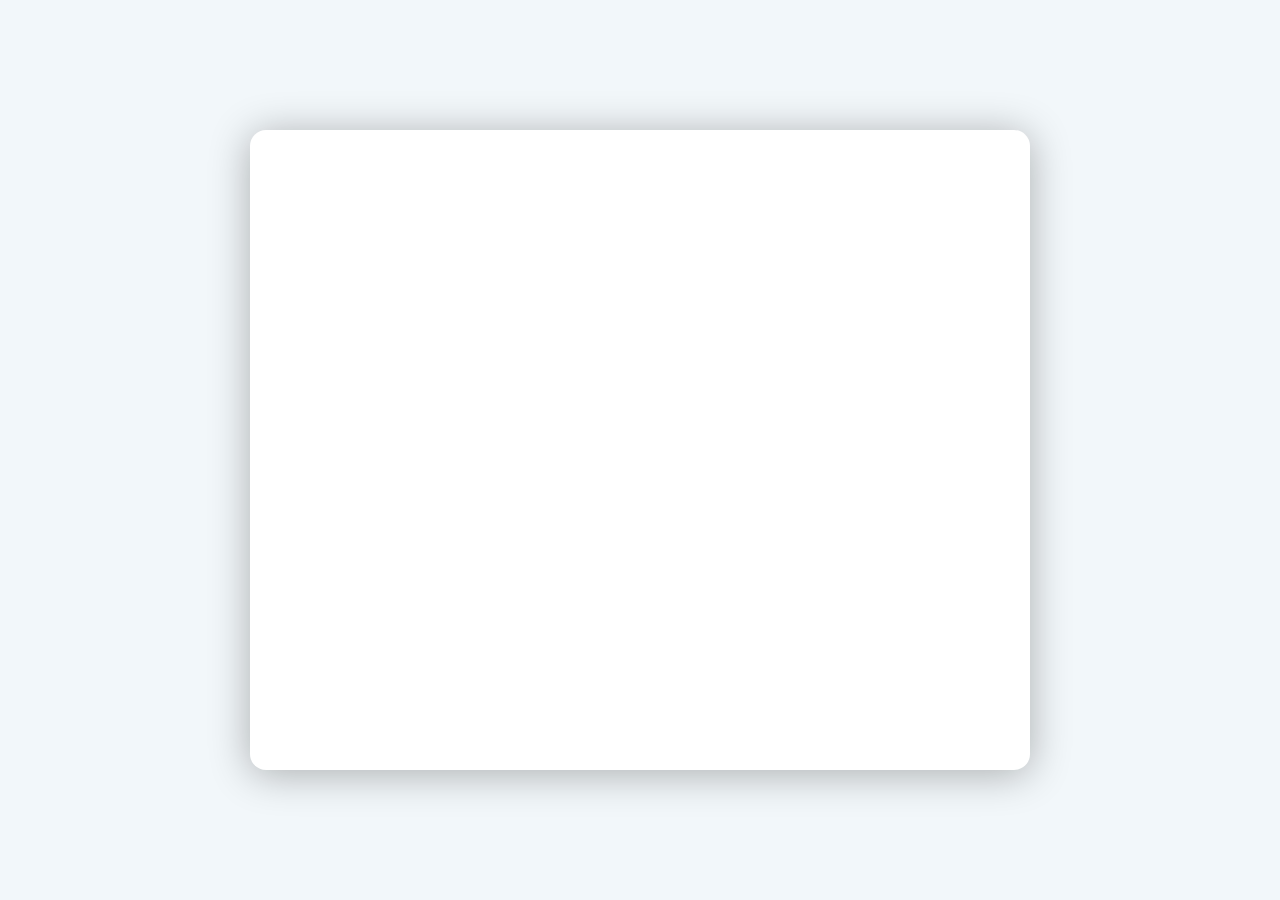
<file: Widgets/AI Agents - calendar widget only.html>
<!DOCTYPE html>
<html lang="en">
<head>
  <meta charset="UTF-8" />
  <meta name="viewport" content="width=device-width, initial-scale=1.0" />
  <title>Booking Calendar Widget</title>
  <style>
    *, *::before, *::after { box-sizing: border-box; margin: 0; padding: 0; }
    body {
      display: flex;
      align-items: center;
      justify-content: center;
      min-height: 100vh;
      background: #f2f7fa;
    }
    .calendar-wrap {
      border-radius: 16px;
      overflow: hidden;
      background: #fff;
      box-shadow: 0 4px 40px rgba(0,0,0,0.3);
      height: 640px;
      width: 780px;
    }
    .calendar-inner {
      transform: scale(0.65);
      transform-origin: top left;
      width: 153.85%;
    }
  </style>
</head>
<body>

<div class="calendar-wrap">
  <div class="calendar-inner">
    <iframe src="https://api.leadconnectorhq.com/widget/booking/JyXfpbgMAnJOMOySk5HL" style="width:100%;border:none;overflow:hidden;display:block" scrolling="no" id="JyXfpbgMAnJOMOySk5HL_1781658975912"></iframe>
    <script src="https://link.msgsndr.com/js/form_embed.js" type="text/javascript"></script>
  </div>
</div>

</body>
</html>
</file>
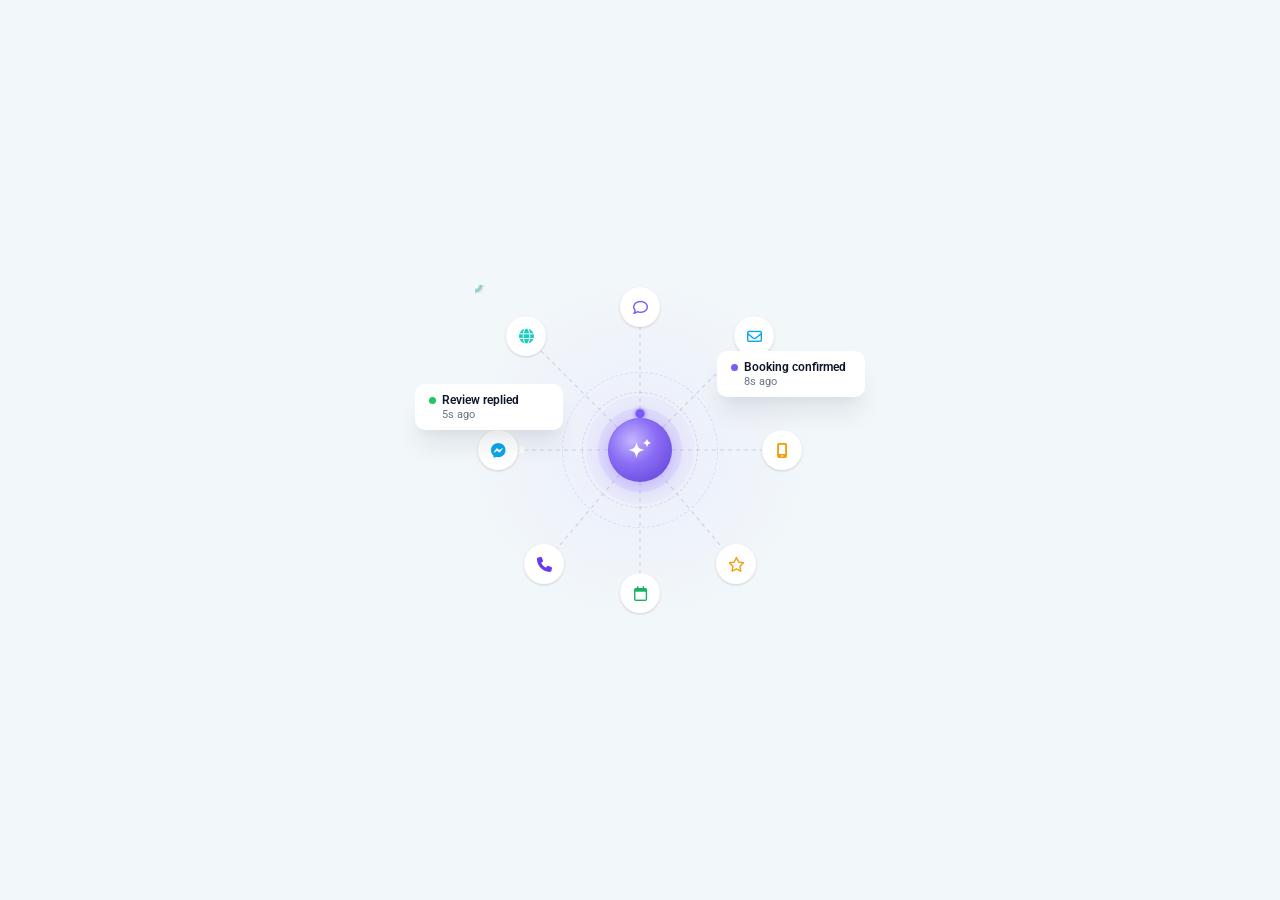
<file: Widgets/AI Agents - widget only.html>
<!DOCTYPE html>
<html lang="en">
<head>
  <meta charset="UTF-8" />
  <meta name="viewport" content="width=device-width, initial-scale=1.0" />
  <title>AI Hub Widget</title>
  <link rel="preconnect" href="https://fonts.googleapis.com" />
  <link rel="preconnect" href="https://fonts.gstatic.com" crossorigin />
  <link href="https://fonts.googleapis.com/css2?family=Roboto:ital,wght@0,400;0,500;0,700;0,900;1,400;1,700&display=swap" rel="stylesheet" />
  <link rel="stylesheet" href="https://cdnjs.cloudflare.com/ajax/libs/font-awesome/6.5.0/css/all.min.css" />
  <style>
    *, *::before, *::after { box-sizing: border-box; margin: 0; padding: 0; }

    :root {
      --accent:           #7a5af8;
      --accent-hover:     #6938ef;
      --accent-light:     #f4f3ff;
      --accent-border:    rgba(122,90,248,.18);
      --text-dark:        #101828;
      --text-body:        #607179;
      --text-muted:       #6b7280;
      --text-label:       #667085;
      --bg-page:          #f2f7fa;
      --bg-white:         #ffffff;
      --border:           #e5e7eb;
      --border-soft:      #eaecf0;
      --shadow-sm:        0px 1px 2px #1018280d;
      --shadow-md:        0px 1px 3px #1018281a, 0px 1px 2px #1018280f;
      --shadow-lg:        0px 12px 16px -4px #10182814, 0px 4px 6px -2px #10182808;
      --shadow-xl:        0px 20px 24px -4px #10182814, 0px 8px 8px -4px #10182808;
      --green-check:      #16b364;
      --green-check-bg:   #dcfce7;
      --font:             'Roboto', system-ui, -apple-system, BlinkMacSystemFont, 'Segoe UI', Helvetica, Arial, sans-serif;
      --radius-sm:        6px;
      --radius-md:        10px;
      --radius-lg:        14px;
      --radius-xl:        18px;
    }

    body { font-family: var(--font); background: var(--bg-page); display: flex; align-items: center; justify-content: center; min-height: 100vh; margin: 0; }
    .widget-wrap { position: relative; padding: 60px; }

    /* right – hub diagram */
    .hero-right {
      flex: 1;
      display: flex;
      justify-content: center;
      align-items: center;
      position: relative;
      min-height: 340px;
    }

    .hub-wrap {
      position: relative;
      width: 330px;
      height: 330px;
    }

    /* faint radial bg */
    .hub-wrap::before {
      content: '';
      position: absolute;
      inset: -10px;
      border-radius: 50%;
      background: radial-gradient(circle, rgba(122,90,248,.06) 0%, transparent 70%);
    }

    .hub-svg {
      position: absolute;
      inset: 0;
      width: 100%;
      height: 100%;
      pointer-events: none;
    }

    .hub-center {
      position: absolute;
      top: 50%; left: 50%;
      transform: translate(-50%,-50%);
      width: 64px; height: 64px;
      background: radial-gradient(circle at 38% 35%, #c4b5fd 0%, #8b6df5 42%, #5b3dd4 100%);
      border-radius: 50%;
      display: flex;
      align-items: center;
      justify-content: center;
      color: #fff;
      z-index: 10;
      box-shadow:
        0 0 0 10px rgba(122,90,248,.09),
        0 0 0 22px rgba(122,90,248,.04),
        0 4px 18px rgba(122,90,248,.30);
    }

    .hub-node {
      position: absolute;
      width: 40px; height: 40px;
      background: #fff;
      border-radius: 50%;
      display: flex;
      align-items: center;
      justify-content: center;
      font-size: 15px;
      color: var(--text-muted);
      box-shadow: var(--shadow-md);
      z-index: 5;
      transform: translate(-50%,-50%);
    }
    @keyframes node-receive {
      0%   { box-shadow: 0 0 0 0    var(--nc, rgba(122,90,248,.45)), 0 2px 8px rgba(0,0,0,.10); }
      50%  { box-shadow: 0 0 0 8px  var(--nc, rgba(122,90,248,.15)), 0 2px 8px rgba(0,0,0,.10); }
      100% { box-shadow: 0 0 0 14px transparent,                     0 2px 8px rgba(0,0,0,.10); }
    }
    .hub-node.node-receiving { animation: node-receive 0.85s ease-out forwards; }

    /* notification cards */
    .hub-notif {
      position: absolute;
      background: #fff;
      border-radius: var(--radius-md);
      padding: 9px 14px;
      box-shadow: var(--shadow-xl);
      z-index: 20;
      min-width: 148px;
    }
    .hub-notif-row {
      display: flex;
      align-items: center;
      gap: 6px;
      margin-bottom: 1px;
    }
    .hub-notif-dot {
      width: 7px; height: 7px;
      border-radius: 50%;
      flex-shrink: 0;
    }
    .hub-notif-title {
      font-size: 12px;
      font-weight: 600;
      color: var(--text-dark);
    }
    .hub-notif-time {
      font-size: 11px;
      color: var(--text-muted);
      margin-left: 13px;
    }

    /* notif positions relative to hub-wrap */
    .notif-review   { top: 30%; left: -60px; }
    .notif-booking  { top: 20%; right: -60px; }

    /* ═══════════════════════════════════════════════
       HUB ANIMATIONS
    ═══════════════════════════════════════════════ */

    /* Rotating gear rings */
    @keyframes hub-gear-cw  { to { transform: rotate(360deg);  } }
    @keyframes hub-gear-ccw { to { transform: rotate(-360deg); } }

    .hub-ring {
      position: absolute;
      top: 50%; left: 50%;
      border-radius: 50%;
      pointer-events: none;
      z-index: 3;
    }
    .hub-ring--lg {
      width: 156px; height: 156px;
      margin-left: -78px; margin-top: -78px;
      border: 1.5px dashed rgba(122,90,248,.16);
      animation: hub-gear-cw 38s linear infinite;
    }
    .hub-ring--md {
      width: 116px; height: 116px;
      margin-left: -58px; margin-top: -58px;
      border: 1.5px dashed rgba(122,90,248,.20);
      animation: hub-gear-ccw 26s linear infinite;
    }

    /* Hub center gentle breathe */
    @keyframes hub-glow-pulse {
      0%, 100% {
        box-shadow: 0 0 0 10px rgba(122,90,248,.08), 0 0 0 22px rgba(122,90,248,.03), 0 4px 14px rgba(122,90,248,.25);
      }
      50% {
        box-shadow: 0 0 0 13px rgba(122,90,248,.13), 0 0 0 28px rgba(122,90,248,.06), 0 4px 20px rgba(122,90,248,.40);
      }
    }
    .hub-center { animation: hub-glow-pulse 5s ease-in-out infinite; }

    /* Single slow radar pulse from center */
    @keyframes hub-radar {
      0%   { transform: scale(1);   opacity: .5; }
      100% { transform: scale(3.6); opacity: 0;  }
    }
    .hub-pulse-ring {
      position: absolute;
      inset: 0;
      border-radius: 50%;
      border: 1px solid rgba(122,90,248,.35);
      animation: hub-radar 5.5s ease-out infinite;
      pointer-events: none;
    }

  </style>
</head>
<body>

<div class="widget-wrap">
  <div class="hero-right">
        <div class="hub-wrap">

          <!-- Rotating gear rings -->
          <div class="hub-ring hub-ring--lg"></div>
          <div class="hub-ring hub-ring--md"></div>

          <!-- Spokes + animated signal particles -->
          <svg class="hub-svg" viewBox="0 0 330 330" xmlns="http://www.w3.org/2000/svg">
            <defs>
              <style>.spoke { stroke: #d0d5dd; stroke-width: 1.2; stroke-dasharray: 4 4; fill: none; }</style>
              <filter id="sig-glow" x="-100%" y="-100%" width="300%" height="300%">
                <feGaussianBlur stdDeviation="2" result="blur"/>
                <feMerge><feMergeNode in="blur"/><feMergeNode in="SourceGraphic"/></feMerge>
              </filter>
            </defs>

            <!-- Spokes -->
            <line class="spoke" x1="165" y1="165" x2="165" y2="22"/>
            <line class="spoke" x1="165" y1="165" x2="279" y2="51"/>
            <line class="spoke" x1="165" y1="165" x2="307" y2="165"/>
            <line class="spoke" x1="165" y1="165" x2="261" y2="279"/>
            <line class="spoke" x1="165" y1="165" x2="165" y2="308"/>
            <line class="spoke" x1="165" y1="165" x2="69"  y2="279"/>
            <line class="spoke" x1="165" y1="165" x2="23"  y2="165"/>
            <line class="spoke" x1="165" y1="165" x2="51"  y2="51"/>

            <!-- ── Outbound signals (center → node) ── -->
            <circle r="4.5" fill="#7a5af8" filter="url(#sig-glow)">
              <animateMotion dur="4.2s" begin="0s" repeatCount="indefinite" path="M165,165 L165,22"/>
              <animate attributeName="opacity" dur="4.2s" begin="0s" repeatCount="indefinite" values="0;1;1;0" keyTimes="0;0.06;0.90;1"/>
            </circle>
            <circle r="4.5" fill="#0ba5ec" filter="url(#sig-glow)">
              <animateMotion dur="4.8s" begin="0.8s" repeatCount="indefinite" path="M165,165 L279,51"/>
              <animate attributeName="opacity" dur="4.8s" begin="0.8s" repeatCount="indefinite" values="0;1;1;0" keyTimes="0;0.06;0.90;1"/>
            </circle>
            <circle r="4.5" fill="#f59e0b" filter="url(#sig-glow)">
              <animateMotion dur="4.4s" begin="1.6s" repeatCount="indefinite" path="M165,165 L307,165"/>
              <animate attributeName="opacity" dur="4.4s" begin="1.6s" repeatCount="indefinite" values="0;1;1;0" keyTimes="0;0.06;0.90;1"/>
            </circle>
            <circle r="4.5" fill="#f59e0b" filter="url(#sig-glow)">
              <animateMotion dur="5.0s" begin="2.4s" repeatCount="indefinite" path="M165,165 L261,279"/>
              <animate attributeName="opacity" dur="5.0s" begin="2.4s" repeatCount="indefinite" values="0;1;1;0" keyTimes="0;0.06;0.90;1"/>
            </circle>
            <circle r="4.5" fill="#16b364" filter="url(#sig-glow)">
              <animateMotion dur="4.0s" begin="1.2s" repeatCount="indefinite" path="M165,165 L165,308"/>
              <animate attributeName="opacity" dur="4.0s" begin="1.2s" repeatCount="indefinite" values="0;1;1;0" keyTimes="0;0.06;0.90;1"/>
            </circle>
            <circle r="4.5" fill="#6938ef" filter="url(#sig-glow)">
              <animateMotion dur="4.6s" begin="3.0s" repeatCount="indefinite" path="M165,165 L69,279"/>
              <animate attributeName="opacity" dur="4.6s" begin="3.0s" repeatCount="indefinite" values="0;1;1;0" keyTimes="0;0.06;0.90;1"/>
            </circle>
            <circle r="4.5" fill="#0ba5ec" filter="url(#sig-glow)">
              <animateMotion dur="5.2s" begin="2.0s" repeatCount="indefinite" path="M165,165 L23,165"/>
              <animate attributeName="opacity" dur="5.2s" begin="2.0s" repeatCount="indefinite" values="0;1;1;0" keyTimes="0;0.06;0.90;1"/>
            </circle>
            <circle r="4.5" fill="#17cfbc" filter="url(#sig-glow)">
              <animateMotion dur="4.2s" begin="3.6s" repeatCount="indefinite" path="M165,165 L51,51"/>
              <animate attributeName="opacity" dur="4.2s" begin="3.6s" repeatCount="indefinite" values="0;1;1;0" keyTimes="0;0.06;0.90;1"/>
            </circle>

            <!-- ── Inbound signals (node → center, white) ── -->
            <circle r="3" fill="rgba(255,255,255,.80)" filter="url(#sig-glow)">
              <animateMotion dur="4.6s" begin="2.1s" repeatCount="indefinite" path="M165,22 L165,165"/>
              <animate attributeName="opacity" dur="4.6s" begin="2.1s" repeatCount="indefinite" values="0;.75;.75;0" keyTimes="0;0.06;0.90;1"/>
            </circle>
            <circle r="3" fill="rgba(255,255,255,.80)" filter="url(#sig-glow)">
              <animateMotion dur="4.2s" begin="3.0s" repeatCount="indefinite" path="M279,51 L165,165"/>
              <animate attributeName="opacity" dur="4.2s" begin="3.0s" repeatCount="indefinite" values="0;.75;.75;0" keyTimes="0;0.06;0.90;1"/>
            </circle>
            <circle r="3" fill="rgba(255,255,255,.80)" filter="url(#sig-glow)">
              <animateMotion dur="5.0s" begin="2.7s" repeatCount="indefinite" path="M307,165 L165,165"/>
              <animate attributeName="opacity" dur="5.0s" begin="2.7s" repeatCount="indefinite" values="0;.75;.75;0" keyTimes="0;0.06;0.90;1"/>
            </circle>
            <circle r="3" fill="rgba(255,255,255,.80)" filter="url(#sig-glow)">
              <animateMotion dur="4.4s" begin="0.6s" repeatCount="indefinite" path="M261,279 L165,165"/>
              <animate attributeName="opacity" dur="4.4s" begin="0.6s" repeatCount="indefinite" values="0;.75;.75;0" keyTimes="0;0.06;0.90;1"/>
            </circle>
            <circle r="3" fill="rgba(255,255,255,.80)" filter="url(#sig-glow)">
              <animateMotion dur="4.8s" begin="3.4s" repeatCount="indefinite" path="M165,308 L165,165"/>
              <animate attributeName="opacity" dur="4.8s" begin="3.4s" repeatCount="indefinite" values="0;.75;.75;0" keyTimes="0;0.06;0.90;1"/>
            </circle>
            <circle r="3" fill="rgba(255,255,255,.80)" filter="url(#sig-glow)">
              <animateMotion dur="4.0s" begin="1.6s" repeatCount="indefinite" path="M69,279 L165,165"/>
              <animate attributeName="opacity" dur="4.0s" begin="1.6s" repeatCount="indefinite" values="0;.75;.75;0" keyTimes="0;0.06;0.90;1"/>
            </circle>
            <circle r="3" fill="rgba(255,255,255,.80)" filter="url(#sig-glow)">
              <animateMotion dur="5.2s" begin="0.2s" repeatCount="indefinite" path="M23,165 L165,165"/>
              <animate attributeName="opacity" dur="5.2s" begin="0.2s" repeatCount="indefinite" values="0;.75;.75;0" keyTimes="0;0.06;0.90;1"/>
            </circle>
            <circle r="3" fill="rgba(255,255,255,.80)" filter="url(#sig-glow)">
              <animateMotion dur="4.6s" begin="2.2s" repeatCount="indefinite" path="M51,51 L165,165"/>
              <animate attributeName="opacity" dur="4.6s" begin="2.2s" repeatCount="indefinite" values="0;.75;.75;0" keyTimes="0;0.06;0.90;1"/>
            </circle>
          </svg>

          <!-- 8 channel nodes -->
          <div id="hnode-0" class="hub-node" style="top:22px;left:165px;--nc:rgba(122,90,248,.45)">
            <i class="fa-regular fa-comment" style="color:#7a5af8"></i>
          </div>
          <div id="hnode-1" class="hub-node" style="top:51px;left:279px;--nc:rgba(11,165,236,.45)">
            <i class="fa-regular fa-envelope" style="color:#0ba5ec"></i>
          </div>
          <div id="hnode-2" class="hub-node" style="top:165px;left:307px;--nc:rgba(245,158,11,.45)">
            <i class="fa-solid fa-mobile-screen" style="color:#f59e0b"></i>
          </div>
          <div id="hnode-3" class="hub-node" style="top:279px;left:261px;--nc:rgba(245,158,11,.45)">
            <i class="fa-regular fa-star" style="color:#f59e0b"></i>
          </div>
          <div id="hnode-4" class="hub-node" style="top:308px;left:165px;--nc:rgba(22,179,100,.45)">
            <i class="fa-regular fa-calendar" style="color:#16b364"></i>
          </div>
          <div id="hnode-5" class="hub-node" style="top:279px;left:69px;--nc:rgba(105,56,239,.45)">
            <i class="fa-solid fa-phone" style="color:#6938ef"></i>
          </div>
          <div id="hnode-6" class="hub-node" style="top:165px;left:23px;--nc:rgba(11,165,236,.45)">
            <i class="fa-brands fa-facebook-messenger" style="color:#0ba5ec"></i>
          </div>
          <div id="hnode-7" class="hub-node" style="top:51px;left:51px;--nc:rgba(23,207,188,.45)">
            <i class="fa-solid fa-globe" style="color:#17cfbc"></i>
          </div>

          <!-- Hub center with pulse ring -->
          <div class="hub-center">
            <div class="hub-pulse-ring"></div>
            <svg xmlns="http://www.w3.org/2000/svg" viewBox="0 0 24 24" fill="white" style="width:28px;height:28px;flex-shrink:0">
              <path d="M9.813 15.904 9 18.75l-.813-2.846a4.5 4.5 0 0 0-3.09-3.09L2.25 12l2.846-.813a4.5 4.5 0 0 0 3.09-3.09L9 5.25l.813 2.846a4.5 4.5 0 0 0 3.09 3.09L15.75 12l-2.846.813a4.5 4.5 0 0 0-3.09 3.09ZM18.259 8.715 18 9.75l-.259-1.035a3.375 3.375 0 0 0-2.455-2.456L14.25 6l1.036-.259a3.375 3.375 0 0 0 2.455-2.456L18 2.25l.259 1.035a3.375 3.375 0 0 0 2.456 2.456L21.75 6l-1.035.259a3.375 3.375 0 0 0-2.456 2.456Z"/>
            </svg>
          </div>

          <!-- Notification cards -->
          <div class="hub-notif notif-review">
            <div class="hub-notif-row">
              <div class="hub-notif-dot" style="background:#22c55e;"></div>
              <span class="hub-notif-title">Review replied</span>
            </div>
            <div class="hub-notif-time">5s ago</div>
          </div>
          <div class="hub-notif notif-booking">
            <div class="hub-notif-row">
              <div class="hub-notif-dot" style="background:#7a5af8;"></div>
              <span class="hub-notif-title">Booking confirmed</span>
            </div>
            <div class="hub-notif-time">8s ago</div>
          </div>

        </div>
  </div>
</div>

<script>
  /* ── Hub node receive-pulse ──
     Each entry matches the inbound signal for that node:
     begin + dur = first arrival; dur = repeat interval            */
  (function() {
    var nodes = [
      { id: 'hnode-0', begin: 2.1, dur: 4.6 },
      { id: 'hnode-1', begin: 3.0, dur: 4.2 },
      { id: 'hnode-2', begin: 2.7, dur: 5.0 },
      { id: 'hnode-3', begin: 0.6, dur: 4.4 },
      { id: 'hnode-4', begin: 3.4, dur: 4.8 },
      { id: 'hnode-5', begin: 1.6, dur: 4.0 },
      { id: 'hnode-6', begin: 0.2, dur: 5.2 },
      { id: 'hnode-7', begin: 2.2, dur: 4.6 },
    ];
    nodes.forEach(function(n) {
      var el = document.getElementById(n.id);
      if (!el) return;
      function pulse() {
        el.classList.remove('node-receiving');
        void el.offsetWidth; /* force reflow so animation restarts */
        el.classList.add('node-receiving');
      }
      var firstMs = (n.begin + n.dur) * 1000;
      setTimeout(function() {
        pulse();
        setInterval(pulse, n.dur * 1000);
      }, firstMs);
    });
  })();
</script>

</body>
</html>
</file>
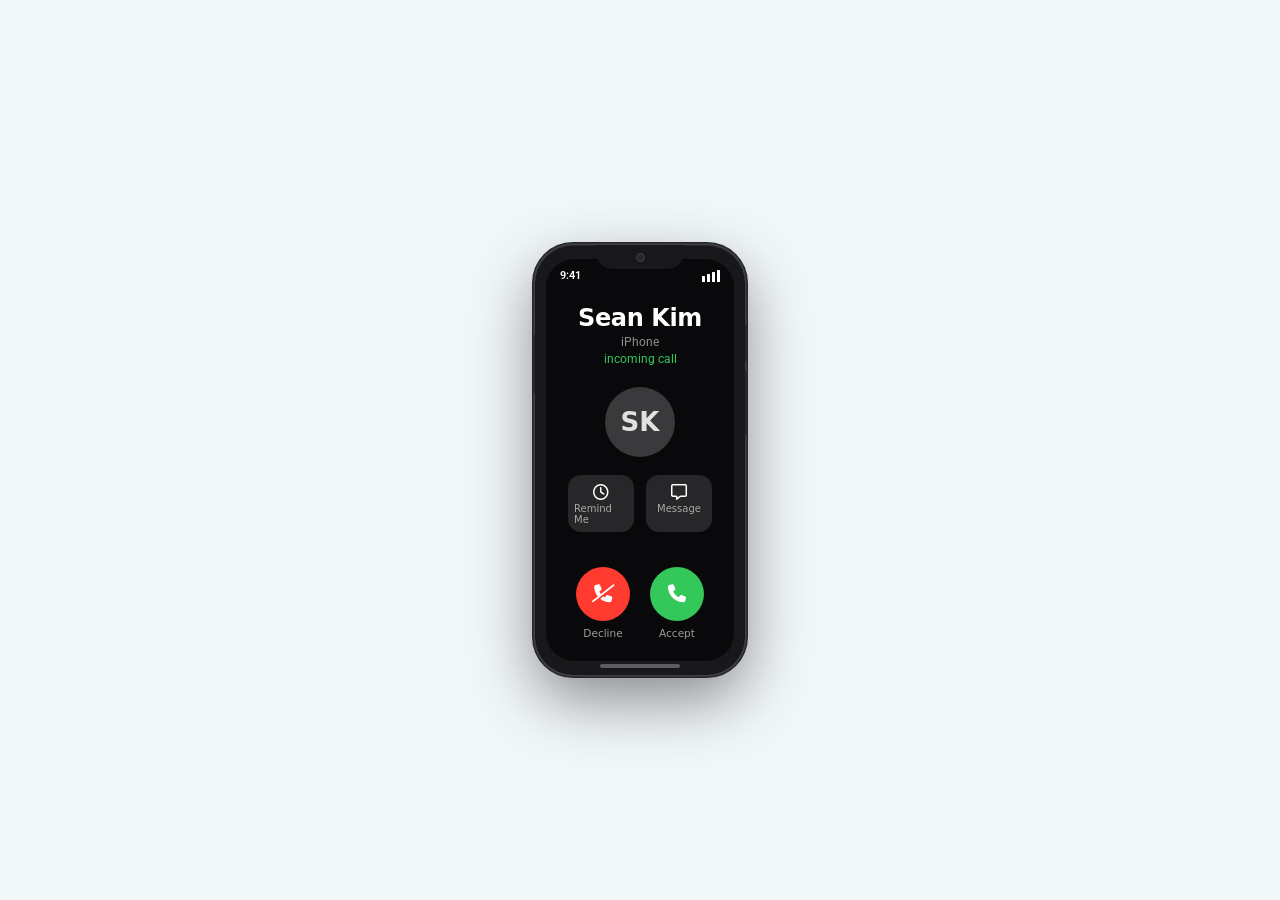
<file: Widgets/Phone Call Widget.html>
<!DOCTYPE html>
<html lang="en">
<head>
  <meta charset="UTF-8" />
  <meta name="viewport" content="width=device-width, initial-scale=1.0" />
  <title>iPhone Voice Agent Widget</title>
  <link rel="preconnect" href="https://fonts.googleapis.com" />
  <link rel="preconnect" href="https://fonts.gstatic.com" crossorigin />
  <link href="https://fonts.googleapis.com/css2?family=Roboto:ital,wght@0,400;0,500;0,700;0,900;1,400;1,700&display=swap" rel="stylesheet" />
  <link rel="stylesheet" href="https://cdnjs.cloudflare.com/ajax/libs/font-awesome/6.5.0/css/all.min.css" />
  <style>
    *, *::before, *::after { box-sizing: border-box; margin: 0; padding: 0; }

    :root {
      --accent:           #7a5af8;
      --accent-hover:     #6938ef;
      --accent-light:     #f4f3ff;
      --accent-border:    rgba(122,90,248,.18);
      --text-dark:        #101828;
      --text-body:        #607179;
      --text-muted:       #6b7280;
      --text-label:       #667085;
      --bg-page:          #f2f7fa;
      --bg-white:         #ffffff;
      --border:           #e5e7eb;
      --border-soft:      #eaecf0;
      --shadow-sm:        0px 1px 2px #1018280d;
      --shadow-md:        0px 1px 3px #1018281a, 0px 1px 2px #1018280f;
      --shadow-lg:        0px 12px 16px -4px #10182814, 0px 4px 6px -2px #10182808;
      --shadow-xl:        0px 20px 24px -4px #10182814, 0px 8px 8px -4px #10182808;
      --green-check:      #16b364;
      --green-check-bg:   #dcfce7;
      --font:             'Roboto', system-ui, -apple-system, BlinkMacSystemFont, 'Segoe UI', Helvetica, Arial, sans-serif;
      --radius-sm:        6px;
      --radius-md:        10px;
      --radius-lg:        14px;
      --radius-xl:        18px;
    }

    body { font-family: var(--font); background: var(--bg-page); display: flex; align-items: center; justify-content: center; min-height: 100vh; margin: 0; }

    .feature-demo { flex: 1; display: flex; justify-content: center; align-items: center; }
    .feature-demo--phone { align-items: flex-start; padding-top: 20px; }

    /* ── iPhone frame ── */
    .iphone-frame {
      position: relative;
      width: 210px;
      height: 430px;
      background: #18181b;
      border-radius: 38px;
      padding: 14px 11px;
      box-shadow:
        0 0 0 1.5px #3f3f46,
        0 0 0 3px #27272a,
        0 24px 64px rgba(0,0,0,.45),
        inset 0 1px 0 rgba(255,255,255,.06);
    }

    .iphone-notch {
      position: absolute;
      top: 0; left: 50%;
      transform: translateX(-50%);
      width: 88px; height: 24px;
      background: #18181b;
      border-radius: 0 0 16px 16px;
      z-index: 20;
      display: flex;
      align-items: center;
      justify-content: center;
    }
    .iphone-notch-cam {
      width: 9px; height: 9px;
      background: #27272a;
      border-radius: 50%;
      border: 1.5px solid #3f3f46;
    }

    .iphone-side-btn {
      position: absolute;
      background: #27272a;
      border-radius: 2px;
    }
    .iphone-side-btn--left   { left: -3px; top: 90px;  width: 3px; height: 58px; border-radius: 2px 0 0 2px; }
    .iphone-side-btn--right1 { right: -3px; top: 80px; width: 3px; height: 36px; border-radius: 0 2px 2px 0; }
    .iphone-side-btn--right2 { right: -3px; top: 126px; width: 3px; height: 64px; border-radius: 0 2px 2px 0; }

    .call-phone {
      width: 100%;
      height: 100%;
      background: #09090b;
      border-radius: 28px;
      overflow: hidden;
      display: flex;
      flex-direction: column;
    }

    /* status bar */
    .phone-status-bar {
      display: flex;
      align-items: center;
      padding: 10px 14px 4px;
      font-size: 11px;
      font-weight: 600;
      color: #fff;
    }
    .phone-status-bar--three { justify-content: space-between; }
    .call-listen-title { font-size: 10.5px; color: #fff; font-weight: 500; }
    .phone-status-right { display: flex; align-items: center; color: #fff; }
    .phone-signal { display: block; }

    /* waveform */
    .call-waveform {
      display: flex;
      align-items: center;
      justify-content: center;
      gap: 2.5px;
      padding: 8px 16px;
      height: 44px;
    }
    .call-waveform-bar {
      display: inline-block;
      width: 2.5px;
      background: var(--accent);
      border-radius: 2px;
      animation: wave 1.1s ease-in-out infinite;
      animation-delay: calc(var(--i) * 55ms);
    }
    @keyframes wave {
      0%, 100% { height: 3px;  opacity: .5; }
      50%       { height: 18px; opacity: 1;  }
    }

    /* transcript */
    .call-transcript-header {
      display: flex;
      align-items: center;
      gap: 8px;
      padding: 7px 14px;
      font-size: 11.5px;
      font-weight: 600;
      color: #fff;
      border-bottom: 1px solid #27272a;
      border-top: 1px solid #27272a;
    }
    .call-transcript-back { color: var(--accent); cursor: pointer; }

    .call-transcript-body {
      flex: 1;
      overflow-y: auto;
      padding: 10px 14px;
      display: flex;
      flex-direction: column;
      gap: 9px;
      scrollbar-width: none;
    }
    .call-transcript-body::-webkit-scrollbar { display: none; }

    .call-transcript-line {
      line-height: 1.45;
      opacity: 0;
      transform: translateY(6px);
      transition: opacity .38s ease, transform .38s ease;
    }
    .call-transcript-line.msg-visible {
      opacity: 1;
      transform: translateY(0);
    }
    .call-speaker {
      display: block;
      font-size: 10.5px;
      font-weight: 600;
      color: rgba(255,255,255,.55);
      margin-bottom: 2px;
    }
    .call-speaker--ai { color: var(--accent); }
    .call-message { font-size: 11.5px; color: #e4e4e7; line-height: 1.52; }

    .call-continue {
      display: flex;
      align-items: center;
      justify-content: space-between;
      padding: 10px 16px;
      background: #18181b;
      border-top: 1px solid #27272a;
      font-size: 12px;
      font-weight: 500;
      color: rgba(255,255,255,.8);
    }
    .call-mic-btn {
      width: 32px; height: 32px;
      background: #3a3a3c;
      border-radius: 50%;
      display: flex; align-items: center; justify-content: center;
      flex-shrink: 0;
    }
    .call-mic-btn svg { width: 15px; height: 15px; color: #fff; }

    /* Sparkle icon above transcript header */
    .call-sparkle {
      display: flex; justify-content: center; align-items: center;
      padding: 7px 0 5px;
    }
    .call-sparkle svg { width: 15px; height: 15px; }

    /* iOS incoming call */
    .ios-call-wrap {
      flex: 1; display: flex; flex-direction: column;
    }
    .ios-caller-block {
      display: flex; flex-direction: column; align-items: center;
      padding-top: 18px; gap: 3px;
    }
    .ios-caller-name {
      font-size: 24px; font-weight: 600; color: #fff;
      font-family: -apple-system, system-ui, sans-serif; letter-spacing: -.4px;
    }
    .ios-caller-type  { font-size: 12px; color: rgba(255,255,255,.55); }
    .ios-caller-ring  { font-size: 12px; color: #34c759; }
    .ios-avatar-lg {
      width: 70px; height: 70px;
      background: #3a3a3c;
      border-radius: 50%;
      display: flex; align-items: center; justify-content: center;
      font-size: 26px; font-weight: 600;
      color: rgba(255,255,255,.85);
      margin: 18px auto 18px;
      font-family: -apple-system, system-ui, sans-serif;
    }
    .ios-call-options {
      display: flex; gap: 12px; padding: 0 22px; margin-bottom: auto;
    }
    .ios-call-opt {
      flex: 1; background: rgba(255,255,255,.12); border-radius: 13px;
      padding: 9px 6px 7px;
      display: flex; flex-direction: column; align-items: center; gap: 3px;
    }
    .ios-call-opt i { font-size: 16px; color: #fff; }
    .ios-call-opt span { font-size: 10px; color: rgba(255,255,255,.6); font-family: -apple-system, system-ui, sans-serif; }
    .ios-call-actions {
      display: flex; justify-content: space-around; align-items: center;
      padding: 16px 20px 22px;
    }
    .ios-call-action { display: flex; flex-direction: column; align-items: center; gap: 6px; }
    .ios-action-btn {
      width: 54px; height: 54px;
      border-radius: 50%;
      display: flex; align-items: center; justify-content: center;
      font-size: 22px; color: #fff;
    }
    .ios-action-btn--decline { background: #ff3b30; }
    .ios-action-btn--accept  { background: #34c759; }
    .ios-action-lbl { font-size: 10.5px; color: rgba(255,255,255,.6); font-family: -apple-system, system-ui, sans-serif; }

    /* Active call slide */
    .ios-active-wrap {
      flex: 1; display: flex; flex-direction: column; align-items: center; padding: 12px 20px 18px;
    }
    .ios-active-name  { font-size: 21px; font-weight: 600; color: #fff; font-family: -apple-system, system-ui, sans-serif; }
    .ios-active-timer { font-size: 13px; color: rgba(255,255,255,.5); margin-bottom: 14px; font-family: -apple-system, system-ui, sans-serif; }
    .ios-controls {
      display: grid; grid-template-columns: 1fr 1fr 1fr; gap: 14px 10px;
      width: 100%; margin-top: auto;
    }
    .ios-ctrl {
      display: flex; flex-direction: column; align-items: center; gap: 5px;
    }
    .ios-ctrl-btn {
      width: 46px; height: 46px;
      background: rgba(255,255,255,.13);
      border-radius: 50%;
      display: flex; align-items: center; justify-content: center;
      font-size: 16px; color: #fff;
    }
    .ios-ctrl-btn--end { background: #ff3b30; }
    .ios-ctrl-lbl { font-size: 10px; color: rgba(255,255,255,.5); font-family: -apple-system, system-ui, sans-serif; }

    .iphone-home-bar {
      position: absolute;
      bottom: 7px; left: 50%;
      transform: translateX(-50%);
      width: 80px; height: 4px;
      background: rgba(255,255,255,.3);
      border-radius: 3px;
    }



    /* ═══════════════════════════════════════════════
       PHONE SCREEN CAROUSEL
    ═══════════════════════════════════════════════ */
    .phone-carousel {
      position: relative;
      flex: 1;
      overflow: hidden;
      min-height: 0;
    }
    .phone-slide {
      position: absolute;
      inset: 0;
      display: flex;
      flex-direction: column;
      opacity: 0;
      transform: translateY(14px);
      transition: opacity .48s ease, transform .48s ease;
      pointer-events: none;
    }
    .phone-slide.is-active {
      opacity: 1;
      transform: translateY(0);
      pointer-events: auto;
    }
    .phone-slide.is-exit {
      opacity: 0;
      transform: translateY(-14px);
      transition: opacity .38s ease, transform .38s ease;
    }

    /* Slide 0 — Incoming call */
    .call-incoming {
      flex: 1;
      display: flex; flex-direction: column; align-items: center; justify-content: center;
      padding: 0 24px; gap: 6px;
    }
    .call-avatar {
      width: 54px; height: 54px;
      background: linear-gradient(135deg,var(--accent),#0ba5ec);
      border-radius: 50%;
      display: flex; align-items: center; justify-content: center;
      font-size: 19px; font-weight: 700; color: #fff;
      margin-bottom: 8px;
      box-shadow: 0 0 0 6px rgba(122,90,248,.18), 0 0 0 12px rgba(122,90,248,.07);
    }
    .call-incoming-name  { font-size: 16px; font-weight: 700; color: #fff; }
    .call-incoming-num   { font-size: 11px; color: #a1a1aa; }
    .call-incoming-status{ font-size: 10.5px; color: #22c55e; font-weight: 700; margin-top: 4px; letter-spacing:.03em; }
    .call-incoming-btns  { display: flex; gap: 44px; margin-top: 22px; }
    .call-btn {
      width: 44px; height: 44px;
      border-radius: 50%;
      display: flex; align-items: center; justify-content: center;
      color: #fff; font-size: 16px;
    }
    .call-btn--decline { background: #ef4444; }
    .call-btn--answer  { background: #22c55e; }

    /* Slide 1 — AI Listening */
    .call-listening-wrap {
      flex: 1;
      display: flex; flex-direction: column; align-items: center; justify-content: center;
      gap: 10px;
    }
    .call-listening-chip {
      font-size: 9.5px; font-weight: 700; letter-spacing: .1em; text-transform: uppercase;
      color: var(--accent);
      background: rgba(122,90,248,.12);
      padding: 4px 10px; border-radius: 20px;
    }
    .call-timer { font-size: 24px; font-weight: 700; color: #fff; letter-spacing:.04em; font-variant-numeric:tabular-nums; }
    .call-listening-sub { font-size: 10px; color: #71717a; }

    /* Slide 4 — Confirmed */
    .call-confirmed-wrap {
      flex: 1; width: 100%;
      display: flex; flex-direction: column; align-items: center; justify-content: center;
      gap: 8px; padding: 16px; box-sizing: border-box;
    }
    .call-confirmed-icon {
      width: 52px; height: 52px;
      background: rgba(22,179,100,.18);
      border-radius: 50%;
      display: flex; align-items: center; justify-content: center;
      font-size: 22px; color: #16b364;
      margin-bottom: 6px;
    }
    .call-confirmed-title  { font-size: 15px; font-weight: 700; color: #fff; text-align: center; }
    .call-confirmed-sub    { font-size: 11px; color: #a1a1aa; line-height: 1.6; text-align: center; }
    .call-confirmed-sms {
      margin-top: 10px;
      background: rgba(22,179,100,.12);
      border-radius: 8px; padding: 7px 16px;
      font-size: 10.5px; color: #22c55e; font-weight: 700;
      display: flex; align-items: center; justify-content: center; gap: 6px;
      white-space: nowrap;

  </style>
</head>
<body>

      <div class="feature-demo feature-demo--phone">
        <div class="iphone-frame">
          <div class="iphone-notch"><span class="iphone-notch-cam"></span></div>
          <div class="iphone-side-btn iphone-side-btn--left"></div>
          <div class="iphone-side-btn iphone-side-btn--right1"></div>
          <div class="iphone-side-btn iphone-side-btn--right2"></div>

          <div class="call-phone">
            <div class="phone-carousel" id="phoneCarousel">

              <!-- ══ Slide 0: iOS Incoming Call ══ -->
              <div class="phone-slide is-active" id="pslide-0">
                <div class="phone-status-bar phone-status-bar--three">
                  <span class="phone-status-time">9:41</span>
                  <span></span>
                  <span class="phone-status-right">
                    <svg class="phone-signal" width="18" height="12" viewBox="0 0 18 12" fill="currentColor"><rect x="0" y="6" width="3" height="6" rx=".5"/><rect x="5" y="4" width="3" height="8" rx=".5"/><rect x="10" y="2" width="3" height="10" rx=".5"/><rect x="15" y="0" width="3" height="12" rx=".5"/></svg>
                  </span>
                </div>
                <div class="ios-call-wrap">
                  <div class="ios-caller-block">
                    <div class="ios-caller-name">Sean Kim</div>
                    <div class="ios-caller-type">iPhone</div>
                    <div class="ios-caller-ring">incoming call</div>
                    <div class="ios-avatar-lg">SK</div>
                  </div>
                  <div class="ios-call-options">
                    <div class="ios-call-opt">
                      <i class="fa-regular fa-clock"></i>
                      <span>Remind Me</span>
                    </div>
                    <div class="ios-call-opt">
                      <i class="fa-regular fa-message"></i>
                      <span>Message</span>
                    </div>
                  </div>
                  <div class="ios-call-actions">
                    <div class="ios-call-action">
                      <div class="ios-action-btn ios-action-btn--decline">
                        <i class="fa-solid fa-phone-slash" style="font-size:18px"></i>
                      </div>
                      <span class="ios-action-lbl">Decline</span>
                    </div>
                    <div class="ios-call-action">
                      <div class="ios-action-btn ios-action-btn--accept">
                        <i class="fa-solid fa-phone" style="font-size:18px"></i>
                      </div>
                      <span class="ios-action-lbl">Accept</span>
                    </div>
                  </div>
                </div>
              </div>

              <!-- ══ Slide 1: Active Call + Waveform ══ -->
              <div class="phone-slide" id="pslide-1">
                <div class="phone-status-bar phone-status-bar--three">
                  <span class="phone-status-time">9:41</span>
                  <span class="call-listen-title">Voice Agent</span>
                  <span class="phone-status-right">
                    <svg class="phone-signal" width="18" height="12" viewBox="0 0 18 12" fill="currentColor"><rect x="0" y="6" width="3" height="6" rx=".5"/><rect x="5" y="4" width="3" height="8" rx=".5"/><rect x="10" y="2" width="3" height="10" rx=".5"/><rect x="15" y="0" width="3" height="12" rx=".5"/></svg>
                  </span>
                </div>
                <div class="ios-active-wrap">
                  <div class="ios-active-name">Sean Kim</div>
                  <div class="ios-active-timer">0:08</div>
                  <div class="call-waveform" aria-hidden="true" style="margin-bottom:18px;">
                    <span class="call-waveform-bar" style="--i:1"></span><span class="call-waveform-bar" style="--i:2"></span>
                    <span class="call-waveform-bar" style="--i:3"></span><span class="call-waveform-bar" style="--i:4"></span>
                    <span class="call-waveform-bar" style="--i:5"></span><span class="call-waveform-bar" style="--i:6"></span>
                    <span class="call-waveform-bar" style="--i:7"></span><span class="call-waveform-bar" style="--i:8"></span>
                    <span class="call-waveform-bar" style="--i:9"></span><span class="call-waveform-bar" style="--i:10"></span>
                    <span class="call-waveform-bar" style="--i:11"></span><span class="call-waveform-bar" style="--i:12"></span>
                    <span class="call-waveform-bar" style="--i:13"></span><span class="call-waveform-bar" style="--i:14"></span>
                    <span class="call-waveform-bar" style="--i:15"></span><span class="call-waveform-bar" style="--i:16"></span>
                    <span class="call-waveform-bar" style="--i:17"></span><span class="call-waveform-bar" style="--i:18"></span>
                    <span class="call-waveform-bar" style="--i:19"></span><span class="call-waveform-bar" style="--i:20"></span>
                  </div>
                  <div class="ios-controls">
                    <div class="ios-ctrl">
                      <div class="ios-ctrl-btn"><i class="fa-solid fa-volume-high"></i></div>
                      <span class="ios-ctrl-lbl">Speaker</span>
                    </div>
                    <div class="ios-ctrl">
                      <div class="ios-ctrl-btn"><i class="fa-solid fa-video"></i></div>
                      <span class="ios-ctrl-lbl">FaceTime</span>
                    </div>
                    <div class="ios-ctrl">
                      <div class="ios-ctrl-btn"><i class="fa-solid fa-microphone-slash"></i></div>
                      <span class="ios-ctrl-lbl">Mute</span>
                    </div>
                    <div class="ios-ctrl">
                      <div class="ios-ctrl-btn"><i class="fa-solid fa-user-plus"></i></div>
                      <span class="ios-ctrl-lbl">Add</span>
                    </div>
                    <div class="ios-ctrl">
                      <div class="ios-ctrl-btn ios-ctrl-btn--end"><i class="fa-solid fa-phone" style="transform:rotate(135deg);display:block"></i></div>
                      <span class="ios-ctrl-lbl">End</span>
                    </div>
                    <div class="ios-ctrl">
                      <div class="ios-ctrl-btn"><i class="fa-solid fa-grip"></i></div>
                      <span class="ios-ctrl-lbl">Keypad</span>
                    </div>
                  </div>
                </div>
              </div>

              <!-- ══ Slide 2: Transcript — messages appear one by one ══ -->
              <div class="phone-slide" id="pslide-2">
                <div class="phone-status-bar phone-status-bar--three">
                  <span class="phone-status-time">9:41</span>
                  <span class="call-listen-title">Listening</span>
                  <span class="phone-status-right">
                    <svg class="phone-signal" width="18" height="12" viewBox="0 0 18 12" fill="currentColor"><rect x="0" y="6" width="3" height="6" rx=".5"/><rect x="5" y="4" width="3" height="8" rx=".5"/><rect x="10" y="2" width="3" height="10" rx=".5"/><rect x="15" y="0" width="3" height="12" rx=".5"/></svg>
                  </span>
                </div>
                <div class="call-sparkle">
                  <svg xmlns="http://www.w3.org/2000/svg" fill="none" viewBox="0 0 24 24" stroke-width="1.5" stroke="currentColor" style="color:#fff;width:15px;height:15px">
                    <path stroke-linecap="round" stroke-linejoin="round" d="M9.813 15.904 9 18.75l-.813-2.846a4.5 4.5 0 0 0-3.09-3.09L2.25 12l2.846-.813a4.5 4.5 0 0 0 3.09-3.09L9 5.25l.813 2.846a4.5 4.5 0 0 0 3.09 3.09L15.75 12l-2.846.813a4.5 4.5 0 0 0-3.09 3.09ZM18.259 8.715 18 9.75l-.259-1.035a3.375 3.375 0 0 0-2.455-2.456L14.25 6l1.036-.259a3.375 3.375 0 0 0 2.455-2.456L18 2.25l.259 1.035a3.375 3.375 0 0 0 2.456 2.456L21.75 6l-1.035.259a3.375 3.375 0 0 0-2.456 2.456Z"/>
                  </svg>
                </div>
                <div class="call-transcript-header">
                  <span class="call-transcript-back">←</span> Call Transcript
                </div>
                <div class="call-transcript-body">
                  <div class="call-transcript-line">
                    <span class="call-speaker">Sean Kim:</span>
                    <span class="call-message">"Hi, I'd like to make a reservation for two people next Saturday evening."</span>
                  </div>
                  <div class="call-transcript-line">
                    <span class="call-speaker call-speaker--ai">Voice Agent</span>
                    <span class="call-message">"Of course! I have availability at 6:30 PM and 8:00 PM. Which works better for you?"</span>
                  </div>
                  <div class="call-transcript-line">
                    <span class="call-speaker">Sean Kim:</span>
                    <span class="call-message">"8 PM would be great."</span>
                  </div>
                  <div class="call-transcript-line">
                    <span class="call-speaker call-speaker--ai">Voice Agent</span>
                    <span class="call-message">"Perfect. Table for two at 8:00 PM next Saturday for Sean Kim is confirmed. We'll send you a confirmation text shortly!"</span>
                  </div>
                </div>
                <div class="call-continue">
                  <span>Continue call</span>
                  <div class="call-mic-btn">
                    <svg viewBox="0 0 24 24" fill="none" stroke="currentColor" stroke-width="2" stroke-linecap="round" stroke-linejoin="round"><path d="M12 1a3 3 0 0 0-3 3v8a3 3 0 0 0 6 0V4a3 3 0 0 0-3-3z"/><path d="M19 10v2a7 7 0 0 1-14 0v-2"/><line x1="12" y1="19" x2="12" y2="23"/><line x1="8" y1="23" x2="16" y2="23"/></svg>
                  </div>
                </div>
              </div>

              <!-- ══ Slide 3: Booking Confirmed ══ -->
              <div class="phone-slide" id="pslide-3">
                <div class="phone-status-bar phone-status-bar--three">
                  <span class="phone-status-time">9:42</span>
                  <span></span>
                  <span class="phone-status-right">
                    <svg class="phone-signal" width="18" height="12" viewBox="0 0 18 12" fill="currentColor"><rect x="0" y="6" width="3" height="6" rx=".5"/><rect x="5" y="4" width="3" height="8" rx=".5"/><rect x="10" y="2" width="3" height="10" rx=".5"/><rect x="15" y="0" width="3" height="12" rx=".5"/></svg>
                  </span>
                </div>
                <div class="call-confirmed-wrap">
                  <div class="call-confirmed-icon"><i class="fa-solid fa-check"></i></div>
                  <div class="call-confirmed-title">Reservation Confirmed!</div>
                  <div class="call-confirmed-sub">
                    Saturday · 8:00 PM<br>
                    Kim — Party of 2
                  </div>
                  <div class="call-confirmed-sms">
                    <i class="fa-regular fa-message"></i>
                    <span>Text confirmation sent ✓</span>
                  </div>
                </div>
                <div class="call-continue" style="justify-content:center;gap:8px;">
                  <i class="fa-solid fa-check" style="color:#22c55e;"></i>
                  <span>Booking complete</span>
                </div>
              </div>

            </div><!-- /.phone-carousel -->
          </div><!-- /.call-phone -->

          <div class="iphone-home-bar"></div>
        </div><!-- /.iphone-frame -->
      </div><!-- /.feature-demo -->


<script>
  (function() {
  (function() {
    var slides    = document.querySelectorAll('#phoneCarousel .phone-slide');
    /* slide 2 = transcript; must be long enough for all 4 messages to appear */
    var durations = [2600, 2800, 8200, 2800];
    var current   = 0;
    var timers    = [];

    function clearTimers() {
      timers.forEach(clearTimeout);
      timers = [];
    }

    function resetTranscript() {
      document.querySelectorAll('#pslide-2 .call-transcript-line')
        .forEach(function(l) { l.classList.remove('msg-visible'); });
    }

    function animateTranscript() {
      resetTranscript();
      var lines = document.querySelectorAll('#pslide-2 .call-transcript-line');
      /* stagger: 400ms, 1900ms, 3400ms, 5000ms */
      [400, 1900, 3400, 5000].forEach(function(delay, i) {
        timers.push(setTimeout(function() {
          if (lines[i]) lines[i].classList.add('msg-visible');
        }, delay));
      });
    }

    function advance() {
      clearTimers();
      var prev = current;
      current  = (current + 1) % slides.length;

      slides[prev].classList.remove('is-active');
      slides[prev].classList.add('is-exit');
      setTimeout(function() { slides[prev].classList.remove('is-exit'); }, 500);

      slides[current].classList.add('is-active');
      if (current === 2) animateTranscript();

      setTimeout(advance, durations[current]);
    }

    /* kick off */
    setTimeout(advance, durations[0]);
  })();
  })();
</script>

</body>
</html>
</file>
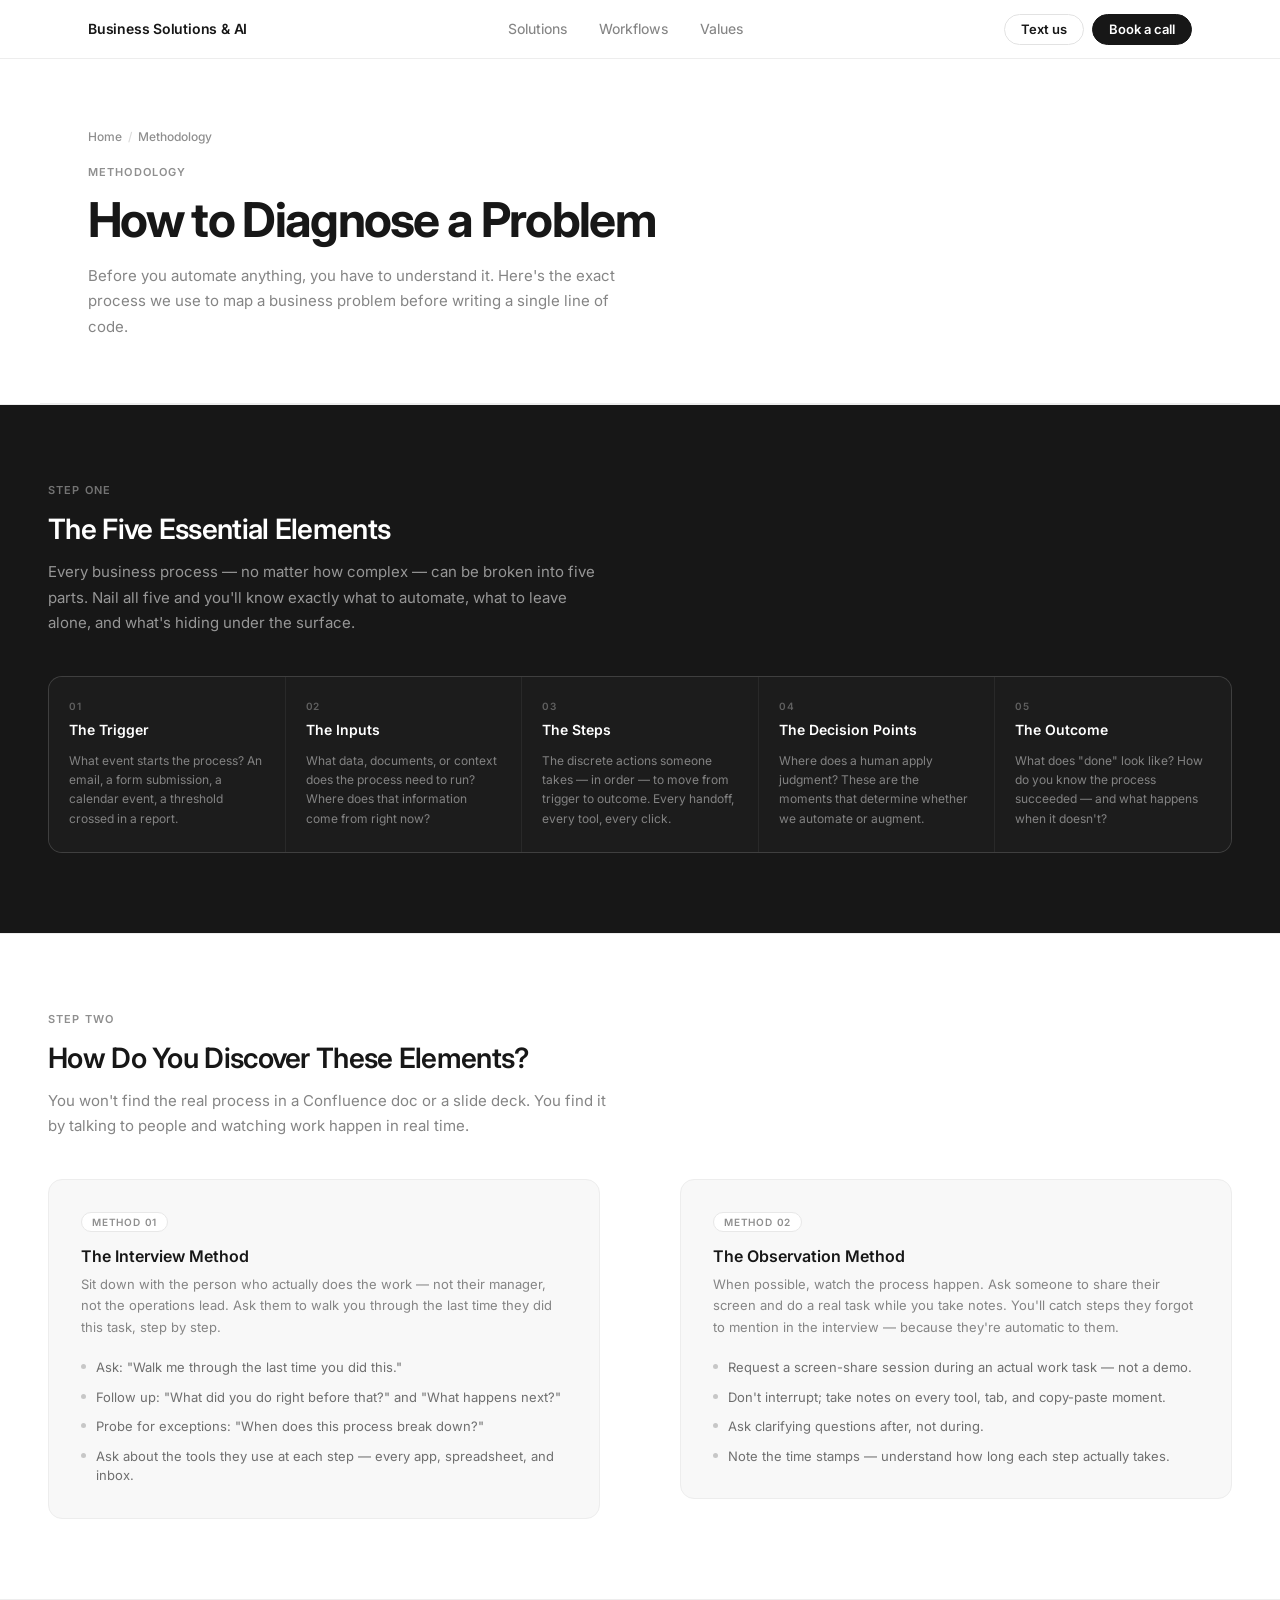
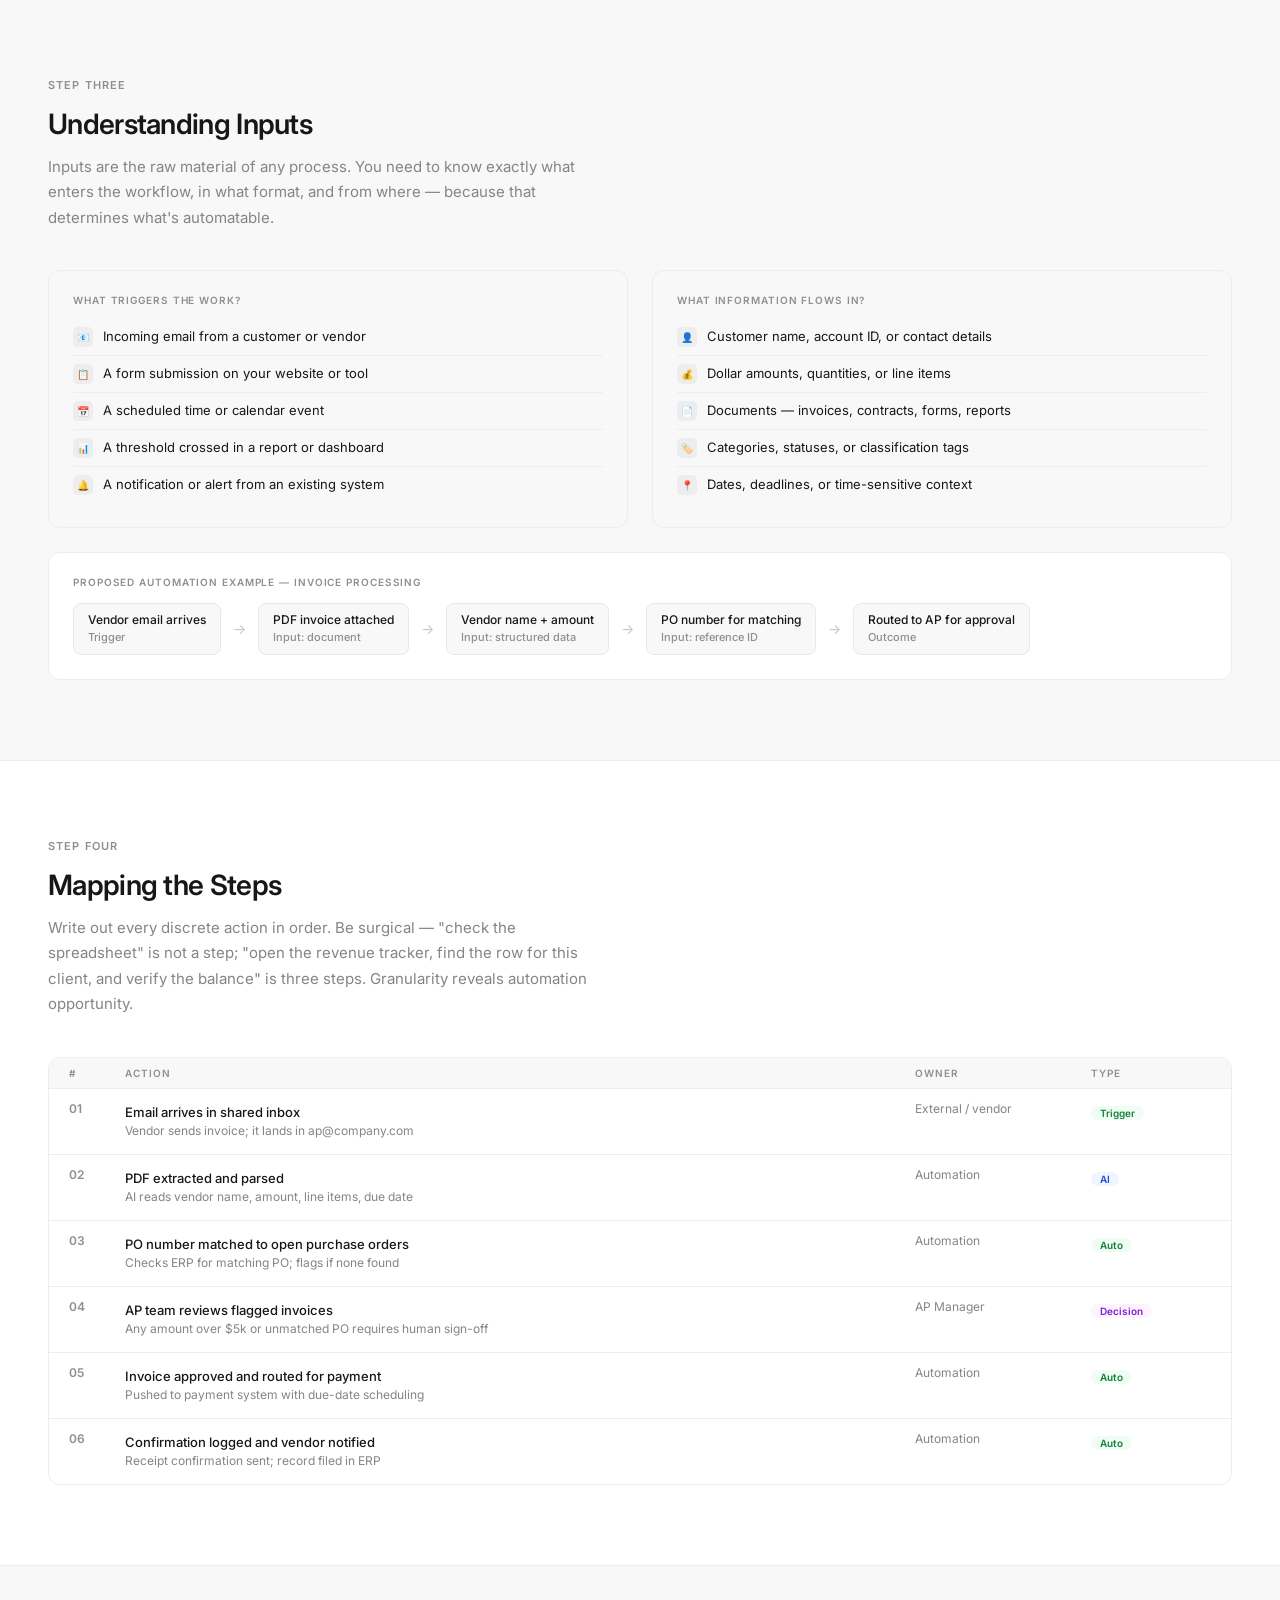
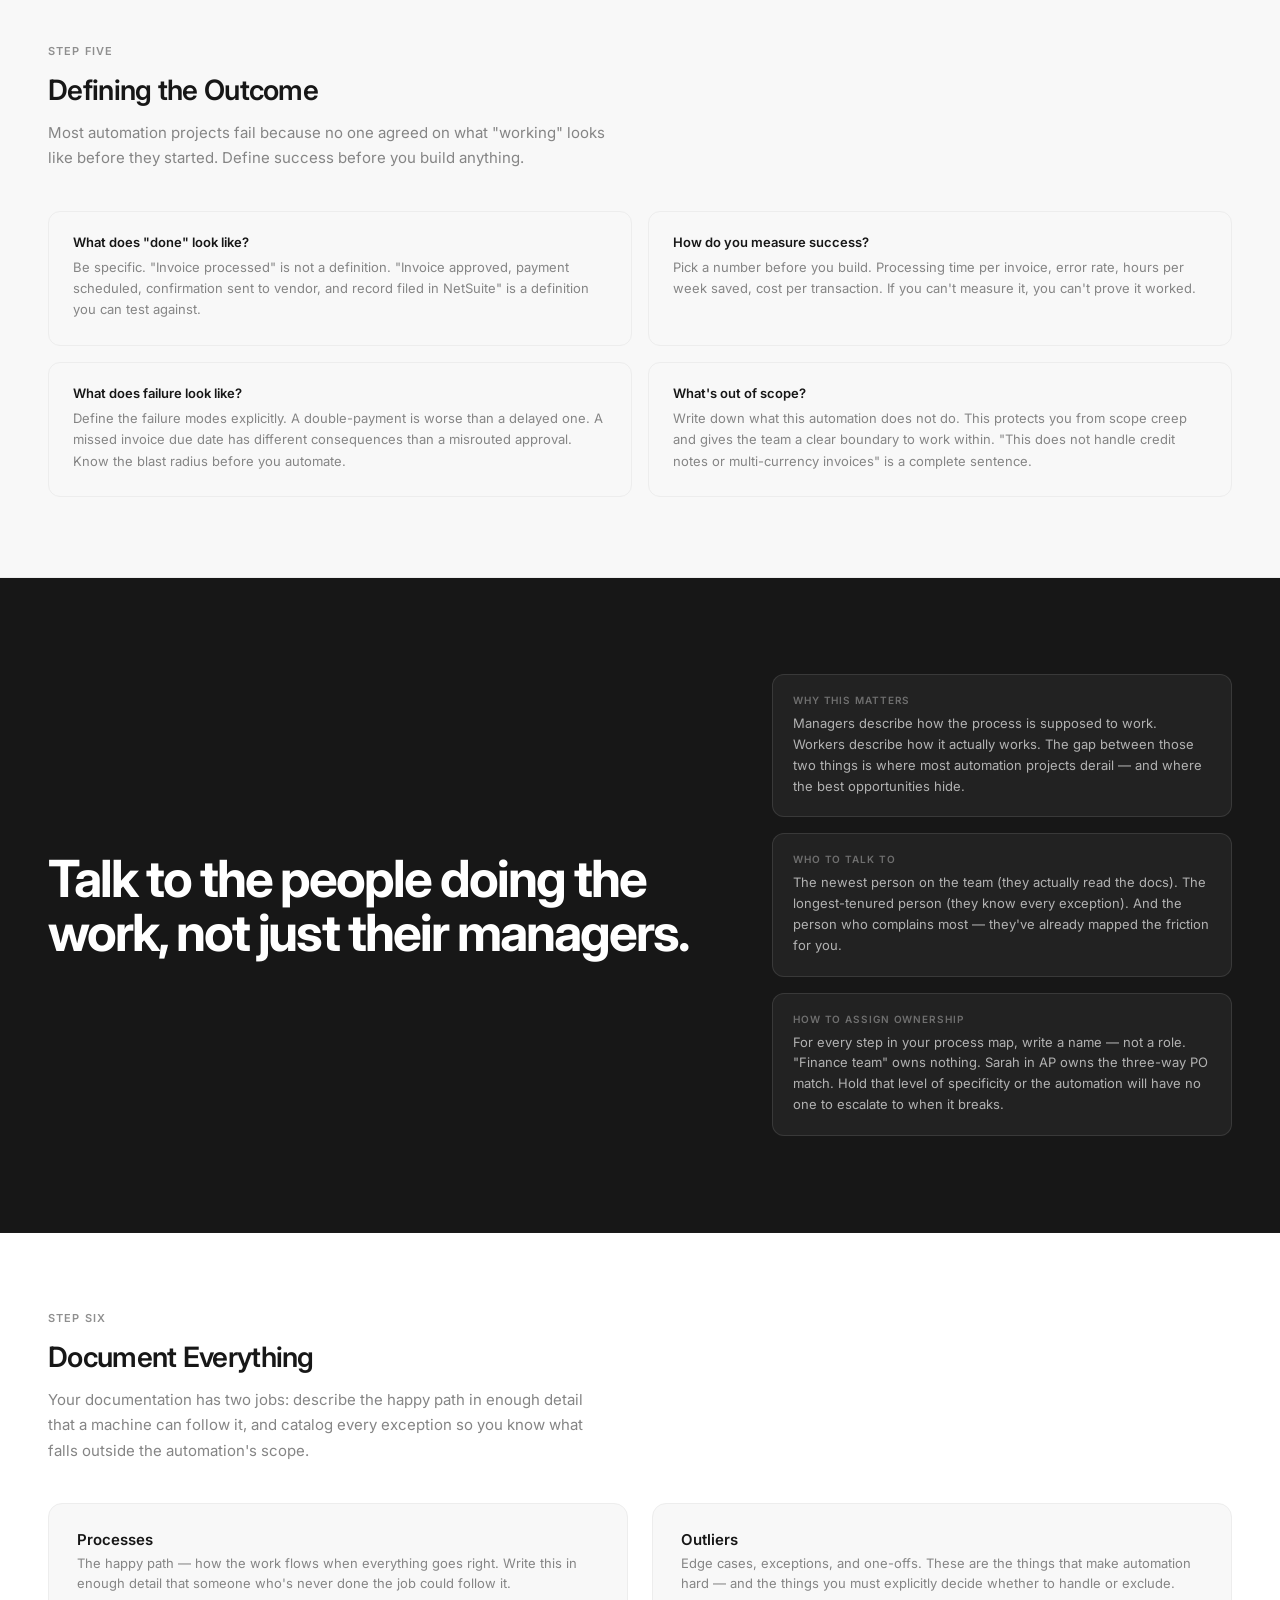
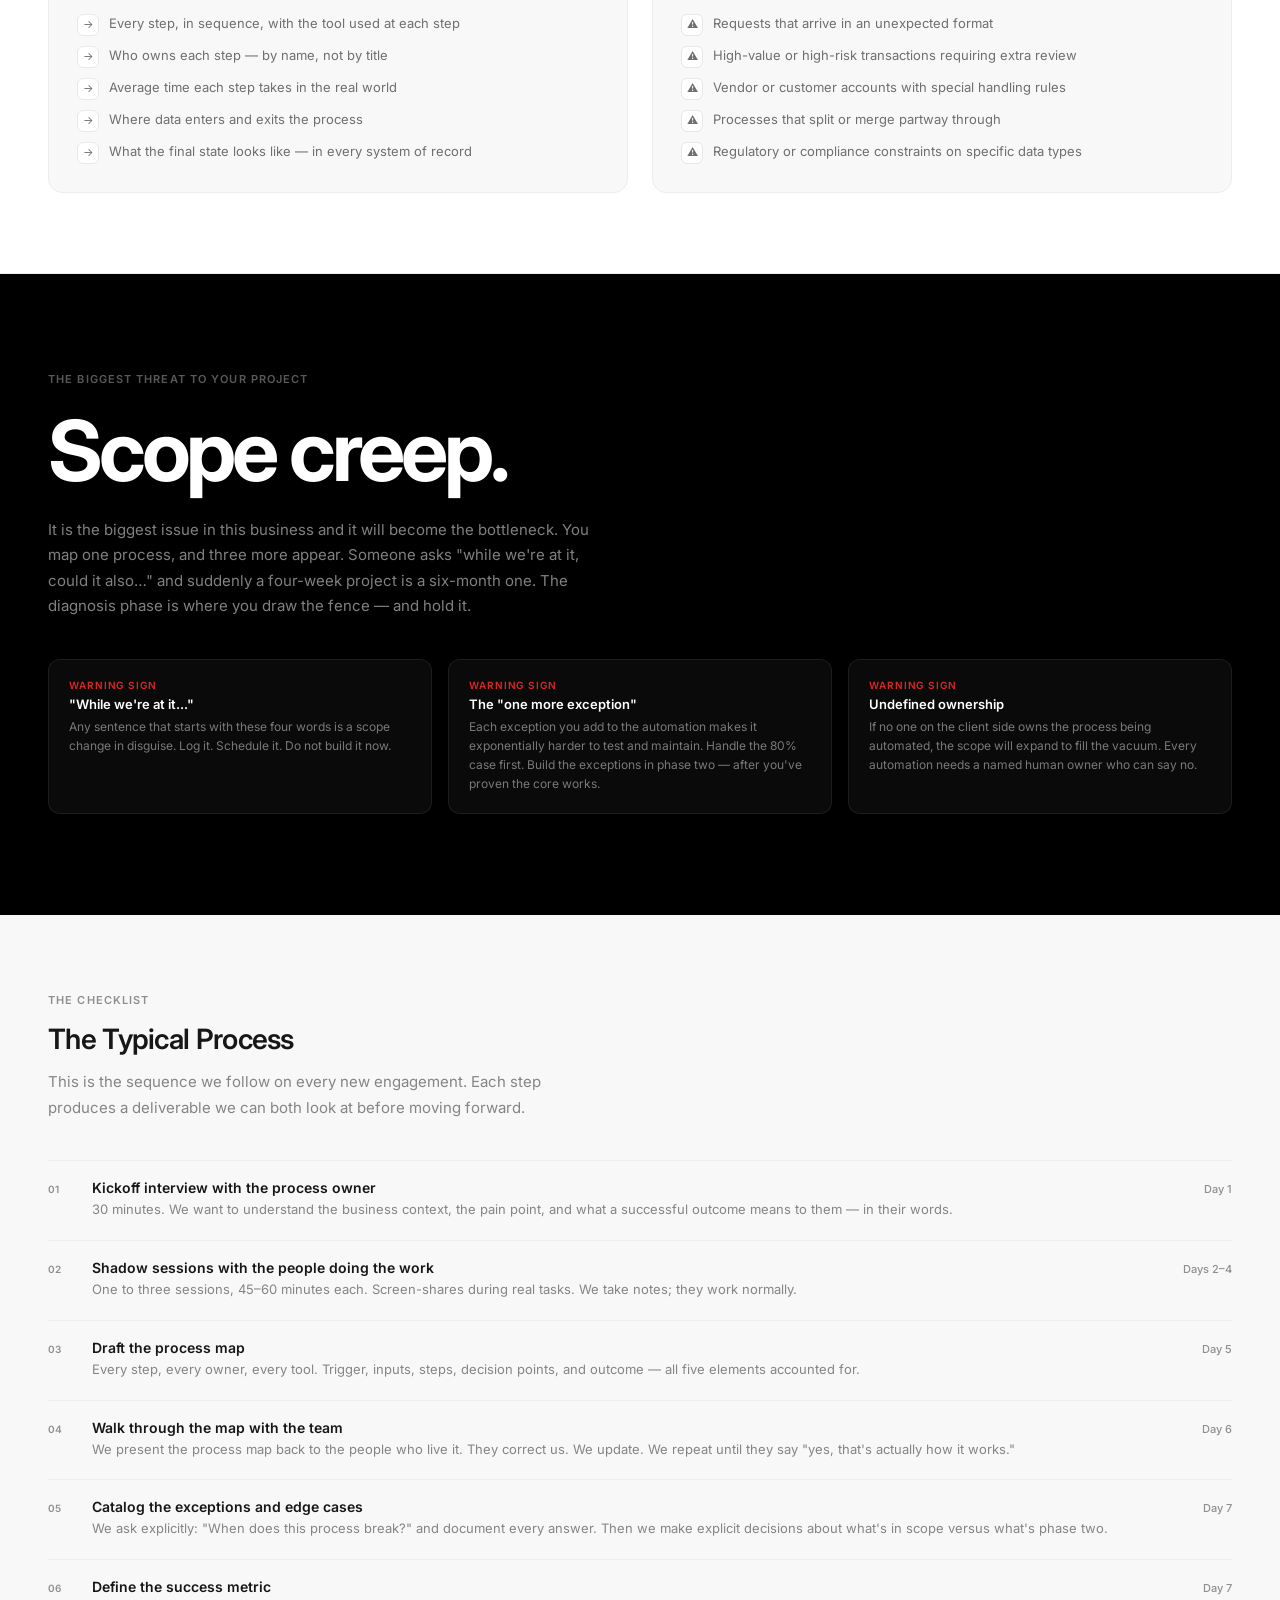
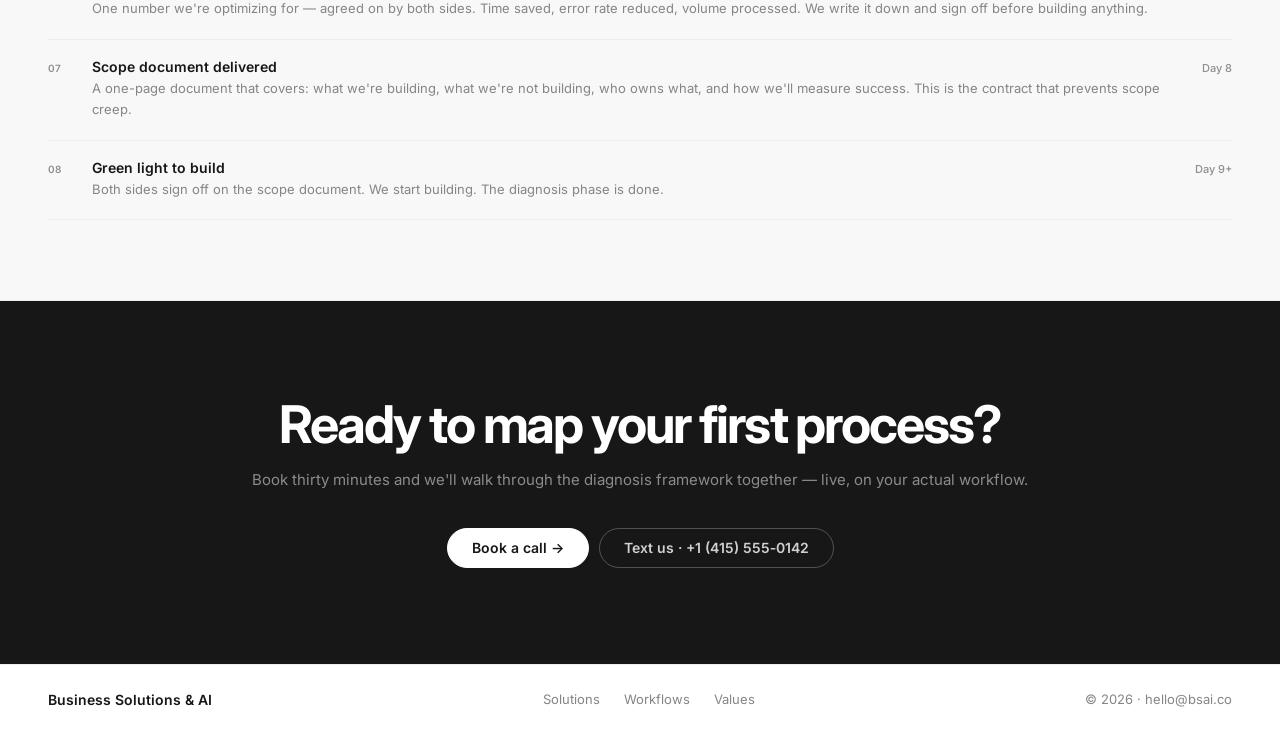
<file: formatting/input/Landingpageexample.html>
<!DOCTYPE html>
<html lang="en">
<head>
<meta charset="UTF-8">
<meta name="viewport" content="width=device-width, initial-scale=1.0">
<title>How to Diagnose a Problem — Business Solutions & AI</title>
<link rel="preconnect" href="https://fonts.googleapis.com">
<link rel="preconnect" href="https://fonts.gstatic.com" crossorigin>
<link href="https://fonts.googleapis.com/css2?family=Inter:ital,wght@0,300;0,400;0,500;0,600;0,700;0,800;1,400;1,500&display=swap" rel="stylesheet">
<link href="https://fonts.googleapis.com/css2?family=Cormorant+Garamond:ital,wght@1,500;1,600&family=JetBrains+Mono:wght@400;500&display=swap" rel="stylesheet">
<style>
  :root {
    --gray1: #fcfcfc;
    --gray2: #f8f8f8;
    --gray3: #f3f3f3;
    --gray4: #ededed;
    --gray5: #e8e8e8;
    --gray6: #e2e2e2;
    --gray7: #dbdbdb;
    --gray8: #c7c7c7;
    --gray9: #8f8f8f;
    --gray10: #858585;
    --gray11: #6f6f6f;
    --gray12: #171717;
    --radii-pill: 9999px;
  }

  *, *::before, *::after { box-sizing: border-box; margin: 0; padding: 0; }
  html { height: 100%; font-feature-settings: "kern" 1; font-kerning: normal; scroll-behavior: smooth; }
  body {
    -webkit-text-size-adjust: 100%;
    font-family: Inter, -apple-system, BlinkMacSystemFont, 'Segoe UI', Roboto, Oxygen, Ubuntu, Cantarell, 'Helvetica Neue', sans-serif;
    -webkit-font-smoothing: antialiased;
    background-color: #ffffff;
    color: hsl(0, 0%, 9%);
    line-height: 1;
    overflow-x: hidden;
  }
  a { color: inherit; text-decoration: none; }

  /* NAV */
  nav {
    position: sticky; top: 0; z-index: 100;
    background: rgba(255,255,255,0.94);
    backdrop-filter: blur(14px);
    border-bottom: 1px solid var(--gray4);
  }
  .nav-inner {
    max-width: 1200px; margin: 0 auto; padding: 0 48px;
    display: flex; align-items: center; justify-content: space-between;
    height: 58px;
  }
  .brand { font-size: 14px; font-weight: 600; letter-spacing: -0.015em; color: var(--gray12); }
  .nav-links { display: flex; gap: 32px; font-size: 14px; color: var(--gray10); font-weight: 450; }
  .nav-links a:hover { color: var(--gray12); transition: color 0.15s; }
  .nav-cta { display: flex; gap: 8px; align-items: center; }
  .btn {
    font-family: inherit; font-size: 13px; font-weight: 600;
    padding: 8px 16px; border-radius: var(--radii-pill);
    cursor: pointer; border: 1px solid transparent;
    transition: all 0.15s; white-space: nowrap; line-height: 1;
  }
  .btn-outline { background: transparent; border-color: var(--gray6); color: var(--gray12); }
  .btn-outline:hover { border-color: var(--gray9); }
  .btn-dark { background: var(--gray12); color: #fff; border-color: var(--gray12); }
  .btn-dark:hover { background: #000; }

  /* PAGE HERO */
  .page-hero {
    padding: 72px 48px 64px;
    border-bottom: 1px solid var(--gray4);
    max-width: 1200px; margin: 0 auto;
  }
  .breadcrumb {
    font-size: 12px; color: var(--gray9); font-weight: 500;
    display: flex; align-items: center; gap: 6px; margin-bottom: 24px;
  }
  .breadcrumb a:hover { color: var(--gray12); }
  .breadcrumb-sep { color: var(--gray7); }
  .page-eyebrow {
    font-size: 11px; font-weight: 600; text-transform: uppercase;
    letter-spacing: 0.1em; color: var(--gray9); margin-bottom: 16px;
  }
  .page-h1 {
    font-size: clamp(28px, 4vw, 48px); font-weight: 700;
    letter-spacing: -0.035em; line-height: 1.1; color: var(--gray12);
    max-width: 640px; margin-bottom: 16px;
  }
  .page-lead {
    font-size: 15px; color: var(--gray10); line-height: 1.7;
    max-width: 560px; font-weight: 400;
  }

  /* SHARED SECTION WRAPPERS */
  .section-light { padding: 80px 48px; border-bottom: 1px solid var(--gray4); background: #fff; }
  .section-tinted { padding: 80px 48px; border-bottom: 1px solid var(--gray4); background: var(--gray2); }
  .section-dark  { padding: 80px 48px; border-bottom: 1px solid var(--gray4); background: var(--gray12); color: #fff; }
  .section-black { padding: 100px 48px; border-bottom: 1px solid #000; background: #000; color: #fff; }
  .section-inner { max-width: 1200px; margin: 0 auto; }

  .section-label {
    font-size: 11px; font-weight: 600; text-transform: uppercase;
    letter-spacing: 0.1em; color: var(--gray9); margin-bottom: 16px;
  }
  .section-label-inv {
    font-size: 11px; font-weight: 600; text-transform: uppercase;
    letter-spacing: 0.1em; color: rgba(255,255,255,0.4); margin-bottom: 16px;
  }
  .section-h2 {
    font-size: clamp(20px, 2.6vw, 28px); font-weight: 600;
    letter-spacing: -0.025em; line-height: 1.25; color: var(--gray12);
    margin-bottom: 12px;
  }
  .section-h2-inv {
    font-size: clamp(20px, 2.6vw, 28px); font-weight: 600;
    letter-spacing: -0.025em; line-height: 1.25; color: #fff;
    margin-bottom: 12px;
  }
  .section-p { font-size: 15px; color: var(--gray10); line-height: 1.7; }
  .section-p-inv { font-size: 15px; color: rgba(255,255,255,0.55); line-height: 1.7; }

  /* TWO-COL */
  .two-col-grid {
    display: grid; grid-template-columns: 1fr 1fr; gap: 80px; align-items: start;
  }
  .three-col-grid {
    display: grid; grid-template-columns: repeat(3, 1fr); gap: 24px;
  }

  /* FIVE ELEMENTS CARDS — dark section */
  .five-grid {
    display: grid; grid-template-columns: repeat(5, 1fr); gap: 1px;
    background: rgba(255,255,255,0.08); border-radius: 14px; overflow: hidden;
    margin-top: 40px; border: 1px solid rgba(255,255,255,0.1);
  }
  .five-card {
    background: #1c1c1c; padding: 24px 20px; display: flex; flex-direction: column; gap: 10px;
  }
  .five-card-num {
    font-size: 10px; font-weight: 600; color: rgba(255,255,255,0.3);
    text-transform: uppercase; letter-spacing: 0.09em;
  }
  .five-card-title {
    font-size: 14px; font-weight: 600; color: #fff; line-height: 1.3;
  }
  .five-card-body {
    font-size: 12px; color: rgba(255,255,255,0.45); line-height: 1.6; margin-top: 2px;
  }

  /* METHOD CARDS */
  .method-card {
    background: var(--gray2); border: 1px solid var(--gray4);
    border-radius: 14px; padding: 32px;
  }
  .method-tag {
    display: inline-flex; align-items: center;
    font-size: 10px; font-weight: 600; text-transform: uppercase;
    letter-spacing: 0.08em; color: var(--gray9);
    background: #fff; border: 1px solid var(--gray5);
    border-radius: var(--radii-pill); padding: 4px 10px; margin-bottom: 16px;
  }
  .method-title { font-size: 16px; font-weight: 600; color: var(--gray12); margin-bottom: 10px; }
  .method-body { font-size: 13px; color: var(--gray10); line-height: 1.65; }
  .method-steps { margin-top: 20px; display: flex; flex-direction: column; gap: 10px; }
  .method-step {
    display: flex; align-items: flex-start; gap: 10px;
    font-size: 13px; color: var(--gray11); line-height: 1.5;
  }
  .method-step-dot {
    width: 5px; height: 5px; border-radius: 50%; background: var(--gray8);
    flex-shrink: 0; margin-top: 6px;
  }

  /* INPUTS SECTION */
  .inputs-grid {
    display: grid; grid-template-columns: 1fr 1fr; gap: 24px; margin-top: 40px;
  }
  .input-card {
    background: var(--gray2); border: 1px solid var(--gray4); border-radius: 12px; padding: 24px;
  }
  .input-card-label {
    font-size: 10px; font-weight: 600; text-transform: uppercase;
    letter-spacing: 0.09em; color: var(--gray9); margin-bottom: 14px;
  }
  .input-item {
    display: flex; align-items: flex-start; gap: 10px;
    padding: 8px 0; border-bottom: 1px solid var(--gray4);
    font-size: 13px; color: var(--gray12); line-height: 1.5;
  }
  .input-item:last-child { border-bottom: none; }
  .input-icon {
    width: 20px; height: 20px; border-radius: 5px; background: var(--gray4);
    display: flex; align-items: center; justify-content: center;
    flex-shrink: 0; font-size: 10px;
  }
  .example-band {
    margin-top: 24px; background: #fff; border: 1px solid var(--gray4);
    border-radius: 12px; padding: 24px;
  }
  .example-label {
    font-size: 10px; font-weight: 600; text-transform: uppercase;
    letter-spacing: 0.09em; color: var(--gray9); margin-bottom: 16px;
  }
  .example-flow {
    display: flex; align-items: center; gap: 12px; flex-wrap: wrap;
  }
  .example-chip {
    font-size: 12px; font-weight: 500; color: var(--gray12);
    background: var(--gray2); border: 1px solid var(--gray5);
    border-radius: 8px; padding: 8px 14px; line-height: 1.4;
  }
  .example-arrow { font-size: 14px; color: var(--gray8); }

  /* MAPPING STEPS */
  .step-table { margin-top: 40px; border: 1px solid var(--gray4); border-radius: 12px; overflow: hidden; }
  .step-table-head {
    display: grid; grid-template-columns: 40px 1fr 160px 120px;
    background: var(--gray2); border-bottom: 1px solid var(--gray4);
    padding: 10px 20px; gap: 16px;
  }
  .step-table-hcell { font-size: 10px; font-weight: 600; text-transform: uppercase; letter-spacing: 0.09em; color: var(--gray9); }
  .step-table-row {
    display: grid; grid-template-columns: 40px 1fr 160px 120px;
    padding: 14px 20px; gap: 16px; border-bottom: 1px solid var(--gray4);
    align-items: start;
  }
  .step-table-row:last-child { border-bottom: none; }
  .step-table-row:hover { background: var(--gray2); }
  .step-num { font-size: 12px; font-weight: 600; color: var(--gray9); }
  .step-action { font-size: 13px; color: var(--gray12); font-weight: 500; line-height: 1.4; }
  .step-action span { display: block; font-size: 12px; color: var(--gray10); font-weight: 400; margin-top: 2px; }
  .step-owner { font-size: 12px; color: var(--gray10); }
  .step-badge {
    display: inline-flex; align-items: center; font-size: 10px; font-weight: 600;
    padding: 2px 9px; border-radius: 99px;
  }
  .badge-human { background: #fefce8; color: #92400e; }
  .badge-auto  { background: #f0fdf4; color: #15803d; }
  .badge-ai    { background: #eff6ff; color: #1d4ed8; }
  .badge-decision { background: #fdf4ff; color: #7e22ce; }

  /* DEFINING OUTCOME */
  .outcome-grid {
    display: grid; grid-template-columns: 1fr 1fr; gap: 16px; margin-top: 40px;
  }
  .outcome-card {
    background: var(--gray2); border: 1px solid var(--gray4); border-radius: 12px; padding: 24px;
  }
  .outcome-card-title { font-size: 13px; font-weight: 600; color: var(--gray12); margin-bottom: 8px; }
  .outcome-card-body { font-size: 13px; color: var(--gray10); line-height: 1.65; }

  /* RESPONSIBILITY — DARK QUOTE */
  .quote-section { padding: 96px 48px; border-bottom: 1px solid #1a1a1a; background: var(--gray12); }
  .quote-inner { max-width: 1200px; margin: 0 auto; display: grid; grid-template-columns: 1.4fr 1fr; gap: 80px; align-items: center; }
  .quote-text {
    font-size: clamp(28px, 4vw, 52px); font-weight: 700;
    letter-spacing: -0.04em; line-height: 1.06; color: #fff;
  }
  .quote-right { display: flex; flex-direction: column; gap: 16px; }
  .quote-insight {
    background: rgba(255,255,255,0.05); border: 1px solid rgba(255,255,255,0.1);
    border-radius: 12px; padding: 20px;
  }
  .quote-insight-label {
    font-size: 10px; font-weight: 600; text-transform: uppercase;
    letter-spacing: 0.09em; color: rgba(255,255,255,0.35); margin-bottom: 8px;
  }
  .quote-insight-body { font-size: 13px; color: rgba(255,255,255,0.65); line-height: 1.6; }

  /* DOCUMENT EVERYTHING */
  .doc-grid { display: grid; grid-template-columns: 1fr 1fr; gap: 24px; margin-top: 40px; }
  .doc-card { background: var(--gray2); border: 1px solid var(--gray4); border-radius: 14px; padding: 28px; }
  .doc-card-title { font-size: 15px; font-weight: 600; color: var(--gray12); margin-bottom: 6px; }
  .doc-card-sub { font-size: 13px; color: var(--gray10); margin-bottom: 20px; line-height: 1.55; }
  .doc-list { display: flex; flex-direction: column; gap: 10px; }
  .doc-item {
    display: flex; align-items: flex-start; gap: 10px;
    font-size: 13px; color: var(--gray11); line-height: 1.5;
  }
  .doc-item-icon {
    width: 22px; height: 22px; border-radius: 6px; background: #fff;
    border: 1px solid var(--gray5); display: flex; align-items: center;
    justify-content: center; flex-shrink: 0; font-size: 11px; margin-top: 0px;
  }

  /* SCOPE CREEP — BLACK */
  .scope-inner { max-width: 1200px; margin: 0 auto; }
  .scope-eyebrow {
    font-size: 11px; font-weight: 600; text-transform: uppercase;
    letter-spacing: 0.1em; color: rgba(255,255,255,0.35); margin-bottom: 24px;
  }
  .scope-h2 {
    font-size: clamp(40px, 7vw, 84px); font-weight: 700;
    letter-spacing: -0.05em; line-height: 1.0; color: #fff; margin-bottom: 24px;
  }
  .scope-body { font-size: 15px; color: rgba(255,255,255,0.5); line-height: 1.7; max-width: 560px; margin-bottom: 40px; }
  .scope-warnings { display: grid; grid-template-columns: repeat(3, 1fr); gap: 16px; }
  .scope-warn-card {
    background: rgba(255,255,255,0.04); border: 1px solid rgba(255,255,255,0.08);
    border-radius: 12px; padding: 20px;
  }
  .scope-warn-label {
    font-size: 10px; font-weight: 600; text-transform: uppercase;
    letter-spacing: 0.09em; color: #dc2626; margin-bottom: 8px;
  }
  .scope-warn-title { font-size: 13px; font-weight: 600; color: #fff; margin-bottom: 6px; }
  .scope-warn-body { font-size: 12px; color: rgba(255,255,255,0.45); line-height: 1.6; }

  /* TYPICAL PROCESS */
  .process-list { margin-top: 40px; border-top: 1px solid var(--gray4); }
  .process-row {
    display: flex; align-items: flex-start; gap: 20px;
    padding: 20px 0; border-bottom: 1px solid var(--gray4);
  }
  .process-row:hover { background: var(--gray2); padding-left: 8px; padding-right: 8px; margin: 0 -8px; }
  .process-num {
    font-size: 10px; font-weight: 600; color: var(--gray9); min-width: 24px;
    padding-top: 3px; letter-spacing: 0.04em;
  }
  .process-content { flex: 1; }
  .process-title { font-size: 14px; font-weight: 600; color: var(--gray12); margin-bottom: 4px; }
  .process-desc { font-size: 13px; color: var(--gray10); line-height: 1.6; }
  .process-tag {
    font-size: 11px; font-weight: 500; color: var(--gray9);
    white-space: nowrap; padding-top: 3px;
  }

  /* CTA BAND */
  .cta-band {
    background: var(--gray12); color: #fff;
    padding: 96px 48px; text-align: center;
  }
  .cta-band h2 {
    font-size: clamp(28px, 4.5vw, 52px); font-weight: 700;
    letter-spacing: -0.04em; line-height: 1.08; margin-bottom: 14px;
  }
  .cta-band p { font-size: 15px; color: rgba(255,255,255,0.5); margin-bottom: 36px; line-height: 1.6; }
  .cta-band .btns { display: flex; gap: 10px; justify-content: center; flex-wrap: wrap; }
  .btn-white { background: #fff; color: var(--gray12); border-color: #fff; font-size: 14px; padding: 12px 24px; }
  .btn-white:hover { background: var(--gray2); }
  .btn-ghost-white { background: transparent; border-color: rgba(255,255,255,0.25); color: rgba(255,255,255,0.8); font-size: 14px; padding: 12px 24px; }
  .btn-ghost-white:hover { border-color: rgba(255,255,255,0.55); }

  /* FOOTER */
  footer { background: #fff; border-top: 1px solid var(--gray4); padding: 28px 48px; }
  .footer-inner {
    max-width: 1200px; margin: 0 auto;
    display: flex; justify-content: space-between; align-items: center;
    flex-wrap: wrap; gap: 16px; font-size: 13px; color: var(--gray10);
  }
  .footer-brand { font-size: 14px; font-weight: 600; color: var(--gray12); }
  .footer-links { display: flex; gap: 24px; }
  .footer-links a:hover { color: var(--gray12); }

  /* RESPONSIVE */
  @media (max-width: 960px) {
    .two-col-grid, .quote-inner, .doc-grid, .inputs-grid, .outcome-grid { grid-template-columns: 1fr; gap: 40px; }
    .five-grid { grid-template-columns: repeat(2, 1fr); }
    .scope-warnings { grid-template-columns: 1fr 1fr; }
    .step-table-head, .step-table-row { grid-template-columns: 32px 1fr 120px; }
    .step-table-head > *:last-child, .step-table-row > *:last-child { display: none; }
  }
  @media (max-width: 768px) {
    .nav-links { display: none; }
    .nav-inner { padding: 0 24px; }
    .page-hero, .section-light, .section-tinted, .section-dark, .section-black, .quote-section, .scope-section, .cta-band, footer { padding-left: 24px; padding-right: 24px; }
    .five-grid { grid-template-columns: 1fr; }
    .three-col-grid { grid-template-columns: 1fr; }
    .scope-warnings { grid-template-columns: 1fr; }
  }
</style>
</head>
<body>

<!-- NAV -->
<nav>
  <div class="nav-inner">
    <a href="index.html" class="brand">Business Solutions & AI</a>
    <div class="nav-links">
      <a href="index.html#solutions">Solutions</a>
      <a href="index.html#workflows">Workflows</a>
      <a href="index.html#values">Values</a>
    </div>
    <div class="nav-cta">
      <button class="btn btn-outline">Text us</button>
      <button class="btn btn-dark">Book a call</button>
    </div>
  </div>
</nav>

<!-- PAGE HERO -->
<div style="border-bottom:1px solid var(--gray4)">
  <div class="page-hero">
    <div class="breadcrumb">
      <a href="index.html">Home</a>
      <span class="breadcrumb-sep">/</span>
      <span>Methodology</span>
    </div>
    <div class="page-eyebrow">Methodology</div>
    <h1 class="page-h1">How to Diagnose a Problem</h1>
    <p class="page-lead">Before you automate anything, you have to understand it. Here's the exact process we use to map a business problem before writing a single line of code.</p>
  </div>
</div>

<!-- 1. THE FIVE ESSENTIAL ELEMENTS — dark -->
<section class="section-dark">
  <div class="section-inner">
    <div class="section-label-inv">Step one</div>
    <h2 class="section-h2-inv">The Five Essential Elements</h2>
    <p class="section-p-inv" style="max-width:560px">Every business process — no matter how complex — can be broken into five parts. Nail all five and you'll know exactly what to automate, what to leave alone, and what's hiding under the surface.</p>
    <div class="five-grid">
      <div class="five-card">
        <div class="five-card-num">01</div>
        <div class="five-card-title">The Trigger</div>
        <div class="five-card-body">What event starts the process? An email, a form submission, a calendar event, a threshold crossed in a report.</div>
      </div>
      <div class="five-card">
        <div class="five-card-num">02</div>
        <div class="five-card-title">The Inputs</div>
        <div class="five-card-body">What data, documents, or context does the process need to run? Where does that information come from right now?</div>
      </div>
      <div class="five-card">
        <div class="five-card-num">03</div>
        <div class="five-card-title">The Steps</div>
        <div class="five-card-body">The discrete actions someone takes — in order — to move from trigger to outcome. Every handoff, every tool, every click.</div>
      </div>
      <div class="five-card">
        <div class="five-card-num">04</div>
        <div class="five-card-title">The Decision Points</div>
        <div class="five-card-body">Where does a human apply judgment? These are the moments that determine whether we automate or augment.</div>
      </div>
      <div class="five-card">
        <div class="five-card-num">05</div>
        <div class="five-card-title">The Outcome</div>
        <div class="five-card-body">What does "done" look like? How do you know the process succeeded — and what happens when it doesn't?</div>
      </div>
    </div>
  </div>
</section>

<!-- 2. HOW DO YOU DISCOVER THESE ELEMENTS? -->
<section class="section-light">
  <div class="section-inner">
    <div class="section-label">Step two</div>
    <h2 class="section-h2">How Do You Discover These Elements?</h2>
    <p class="section-p" style="max-width:560px;margin-bottom:40px">You won't find the real process in a Confluence doc or a slide deck. You find it by talking to people and watching work happen in real time.</p>
    <div class="two-col-grid">
      <div class="method-card">
        <div class="method-tag">Method 01</div>
        <div class="method-title">The Interview Method</div>
        <div class="method-body">Sit down with the person who actually does the work — not their manager, not the operations lead. Ask them to walk you through the last time they did this task, step by step.</div>
        <div class="method-steps">
          <div class="method-step"><div class="method-step-dot"></div>Ask: "Walk me through the last time you did this."</div>
          <div class="method-step"><div class="method-step-dot"></div>Follow up: "What did you do right before that?" and "What happens next?"</div>
          <div class="method-step"><div class="method-step-dot"></div>Probe for exceptions: "When does this process break down?"</div>
          <div class="method-step"><div class="method-step-dot"></div>Ask about the tools they use at each step — every app, spreadsheet, and inbox.</div>
        </div>
      </div>
      <div class="method-card">
        <div class="method-tag">Method 02</div>
        <div class="method-title">The Observation Method</div>
        <div class="method-body">When possible, watch the process happen. Ask someone to share their screen and do a real task while you take notes. You'll catch steps they forgot to mention in the interview — because they're automatic to them.</div>
        <div class="method-steps">
          <div class="method-step"><div class="method-step-dot"></div>Request a screen-share session during an actual work task — not a demo.</div>
          <div class="method-step"><div class="method-step-dot"></div>Don't interrupt; take notes on every tool, tab, and copy-paste moment.</div>
          <div class="method-step"><div class="method-step-dot"></div>Ask clarifying questions after, not during.</div>
          <div class="method-step"><div class="method-step-dot"></div>Note the time stamps — understand how long each step actually takes.</div>
        </div>
      </div>
    </div>
  </div>
</section>

<!-- 3. UNDERSTANDING INPUTS -->
<section class="section-tinted">
  <div class="section-inner">
    <div class="section-label">Step three</div>
    <h2 class="section-h2">Understanding Inputs</h2>
    <p class="section-p" style="max-width:560px">Inputs are the raw material of any process. You need to know exactly what enters the workflow, in what format, and from where — because that determines what's automatable.</p>
    <div class="inputs-grid">
      <div class="input-card">
        <div class="input-card-label">What triggers the work?</div>
        <div class="input-item"><div class="input-icon">📧</div>Incoming email from a customer or vendor</div>
        <div class="input-item"><div class="input-icon">📋</div>A form submission on your website or tool</div>
        <div class="input-item"><div class="input-icon">📅</div>A scheduled time or calendar event</div>
        <div class="input-item"><div class="input-icon">📊</div>A threshold crossed in a report or dashboard</div>
        <div class="input-item"><div class="input-icon">🔔</div>A notification or alert from an existing system</div>
      </div>
      <div class="input-card">
        <div class="input-card-label">What information flows in?</div>
        <div class="input-item"><div class="input-icon">👤</div>Customer name, account ID, or contact details</div>
        <div class="input-item"><div class="input-icon">💰</div>Dollar amounts, quantities, or line items</div>
        <div class="input-item"><div class="input-icon">📄</div>Documents — invoices, contracts, forms, reports</div>
        <div class="input-item"><div class="input-icon">🏷️</div>Categories, statuses, or classification tags</div>
        <div class="input-item"><div class="input-icon">📍</div>Dates, deadlines, or time-sensitive context</div>
      </div>
    </div>
    <div class="example-band">
      <div class="example-label">Proposed Automation Example — Invoice Processing</div>
      <div class="example-flow">
        <div class="example-chip">Vendor email arrives<br><span style="font-size:11px;color:var(--gray9)">Trigger</span></div>
        <div class="example-arrow">→</div>
        <div class="example-chip">PDF invoice attached<br><span style="font-size:11px;color:var(--gray9)">Input: document</span></div>
        <div class="example-arrow">→</div>
        <div class="example-chip">Vendor name + amount<br><span style="font-size:11px;color:var(--gray9)">Input: structured data</span></div>
        <div class="example-arrow">→</div>
        <div class="example-chip">PO number for matching<br><span style="font-size:11px;color:var(--gray9)">Input: reference ID</span></div>
        <div class="example-arrow">→</div>
        <div class="example-chip">Routed to AP for approval<br><span style="font-size:11px;color:var(--gray9)">Outcome</span></div>
      </div>
    </div>
  </div>
</section>

<!-- 4. MAPPING THE STEPS -->
<section class="section-light">
  <div class="section-inner">
    <div class="section-label">Step four</div>
    <h2 class="section-h2">Mapping the Steps</h2>
    <p class="section-p" style="max-width:560px">Write out every discrete action in order. Be surgical — "check the spreadsheet" is not a step; "open the revenue tracker, find the row for this client, and verify the balance" is three steps. Granularity reveals automation opportunity.</p>
    <div class="step-table">
      <div class="step-table-head">
        <div class="step-table-hcell">#</div>
        <div class="step-table-hcell">Action</div>
        <div class="step-table-hcell">Owner</div>
        <div class="step-table-hcell">Type</div>
      </div>
      <div class="step-table-row">
        <div class="step-num">01</div>
        <div class="step-action">Email arrives in shared inbox<span>Vendor sends invoice; it lands in ap@company.com</span></div>
        <div class="step-owner">External / vendor</div>
        <div><span class="step-badge badge-auto">Trigger</span></div>
      </div>
      <div class="step-table-row">
        <div class="step-num">02</div>
        <div class="step-action">PDF extracted and parsed<span>AI reads vendor name, amount, line items, due date</span></div>
        <div class="step-owner">Automation</div>
        <div><span class="step-badge badge-ai">AI</span></div>
      </div>
      <div class="step-table-row">
        <div class="step-num">03</div>
        <div class="step-action">PO number matched to open purchase orders<span>Checks ERP for matching PO; flags if none found</span></div>
        <div class="step-owner">Automation</div>
        <div><span class="step-badge badge-auto">Auto</span></div>
      </div>
      <div class="step-table-row">
        <div class="step-num">04</div>
        <div class="step-action">AP team reviews flagged invoices<span>Any amount over $5k or unmatched PO requires human sign-off</span></div>
        <div class="step-owner">AP Manager</div>
        <div><span class="step-badge badge-decision">Decision</span></div>
      </div>
      <div class="step-table-row">
        <div class="step-num">05</div>
        <div class="step-action">Invoice approved and routed for payment<span>Pushed to payment system with due-date scheduling</span></div>
        <div class="step-owner">Automation</div>
        <div><span class="step-badge badge-auto">Auto</span></div>
      </div>
      <div class="step-table-row">
        <div class="step-num">06</div>
        <div class="step-action">Confirmation logged and vendor notified<span>Receipt confirmation sent; record filed in ERP</span></div>
        <div class="step-owner">Automation</div>
        <div><span class="step-badge badge-auto">Auto</span></div>
      </div>
    </div>
  </div>
</section>

<!-- 5. DEFINING THE OUTCOME -->
<section class="section-tinted">
  <div class="section-inner">
    <div class="section-label">Step five</div>
    <h2 class="section-h2">Defining the Outcome</h2>
    <p class="section-p" style="max-width:560px">Most automation projects fail because no one agreed on what "working" looks like before they started. Define success before you build anything.</p>
    <div class="outcome-grid">
      <div class="outcome-card">
        <div class="outcome-card-title">What does "done" look like?</div>
        <div class="outcome-card-body">Be specific. "Invoice processed" is not a definition. "Invoice approved, payment scheduled, confirmation sent to vendor, and record filed in NetSuite" is a definition you can test against.</div>
      </div>
      <div class="outcome-card">
        <div class="outcome-card-title">How do you measure success?</div>
        <div class="outcome-card-body">Pick a number before you build. Processing time per invoice, error rate, hours per week saved, cost per transaction. If you can't measure it, you can't prove it worked.</div>
      </div>
      <div class="outcome-card">
        <div class="outcome-card-title">What does failure look like?</div>
        <div class="outcome-card-body">Define the failure modes explicitly. A double-payment is worse than a delayed one. A missed invoice due date has different consequences than a misrouted approval. Know the blast radius before you automate.</div>
      </div>
      <div class="outcome-card">
        <div class="outcome-card-title">What's out of scope?</div>
        <div class="outcome-card-body">Write down what this automation does not do. This protects you from scope creep and gives the team a clear boundary to work within. "This does not handle credit notes or multi-currency invoices" is a complete sentence.</div>
      </div>
    </div>
  </div>
</section>

<!-- 6. IDENTIFYING WHO'S RESPONSIBLE — dark quote -->
<section class="quote-section">
  <div class="quote-inner">
    <div class="quote-text">Talk to the people doing the work, not just their managers.</div>
    <div class="quote-right">
      <div class="quote-insight">
        <div class="quote-insight-label">Why this matters</div>
        <div class="quote-insight-body">Managers describe how the process is supposed to work. Workers describe how it actually works. The gap between those two things is where most automation projects derail — and where the best opportunities hide.</div>
      </div>
      <div class="quote-insight">
        <div class="quote-insight-label">Who to talk to</div>
        <div class="quote-insight-body">The newest person on the team (they actually read the docs). The longest-tenured person (they know every exception). And the person who complains most — they've already mapped the friction for you.</div>
      </div>
      <div class="quote-insight">
        <div class="quote-insight-label">How to assign ownership</div>
        <div class="quote-insight-body">For every step in your process map, write a name — not a role. "Finance team" owns nothing. Sarah in AP owns the three-way PO match. Hold that level of specificity or the automation will have no one to escalate to when it breaks.</div>
      </div>
    </div>
  </div>
</section>

<!-- 7. DOCUMENT EVERYTHING -->
<section class="section-light">
  <div class="section-inner">
    <div class="section-label">Step six</div>
    <h2 class="section-h2">Document Everything</h2>
    <p class="section-p" style="max-width:560px">Your documentation has two jobs: describe the happy path in enough detail that a machine can follow it, and catalog every exception so you know what falls outside the automation's scope.</p>
    <div class="doc-grid">
      <div class="doc-card">
        <div class="doc-card-title">Processes</div>
        <div class="doc-card-sub">The happy path — how the work flows when everything goes right. Write this in enough detail that someone who's never done the job could follow it.</div>
        <div class="doc-list">
          <div class="doc-item"><div class="doc-item-icon">→</div>Every step, in sequence, with the tool used at each step</div>
          <div class="doc-item"><div class="doc-item-icon">→</div>Who owns each step — by name, not by title</div>
          <div class="doc-item"><div class="doc-item-icon">→</div>Average time each step takes in the real world</div>
          <div class="doc-item"><div class="doc-item-icon">→</div>Where data enters and exits the process</div>
          <div class="doc-item"><div class="doc-item-icon">→</div>What the final state looks like — in every system of record</div>
        </div>
      </div>
      <div class="doc-card">
        <div class="doc-card-title">Outliers</div>
        <div class="doc-card-sub">Edge cases, exceptions, and one-offs. These are the things that make automation hard — and the things you must explicitly decide whether to handle or exclude.</div>
        <div class="doc-list">
          <div class="doc-item"><div class="doc-item-icon">⚠</div>Requests that arrive in an unexpected format</div>
          <div class="doc-item"><div class="doc-item-icon">⚠</div>High-value or high-risk transactions requiring extra review</div>
          <div class="doc-item"><div class="doc-item-icon">⚠</div>Vendor or customer accounts with special handling rules</div>
          <div class="doc-item"><div class="doc-item-icon">⚠</div>Processes that split or merge partway through</div>
          <div class="doc-item"><div class="doc-item-icon">⚠</div>Regulatory or compliance constraints on specific data types</div>
        </div>
      </div>
    </div>
  </div>
</section>

<!-- 8. SCOPE CREEP — black -->
<section class="section-black" style="padding: 100px 48px;">
  <div class="scope-inner">
    <div class="scope-eyebrow">The biggest threat to your project</div>
    <div class="scope-h2">Scope creep.</div>
    <p class="scope-body">It is the biggest issue in this business and it will become the bottleneck. You map one process, and three more appear. Someone asks "while we're at it, could it also…" and suddenly a four-week project is a six-month one. The diagnosis phase is where you draw the fence — and hold it.</p>
    <div class="scope-warnings">
      <div class="scope-warn-card">
        <div class="scope-warn-label">Warning sign</div>
        <div class="scope-warn-title">"While we're at it..."</div>
        <div class="scope-warn-body">Any sentence that starts with these four words is a scope change in disguise. Log it. Schedule it. Do not build it now.</div>
      </div>
      <div class="scope-warn-card">
        <div class="scope-warn-label">Warning sign</div>
        <div class="scope-warn-title">The "one more exception"</div>
        <div class="scope-warn-body">Each exception you add to the automation makes it exponentially harder to test and maintain. Handle the 80% case first. Build the exceptions in phase two — after you've proven the core works.</div>
      </div>
      <div class="scope-warn-card">
        <div class="scope-warn-label">Warning sign</div>
        <div class="scope-warn-title">Undefined ownership</div>
        <div class="scope-warn-body">If no one on the client side owns the process being automated, the scope will expand to fill the vacuum. Every automation needs a named human owner who can say no.</div>
      </div>
    </div>
  </div>
</section>

<!-- 9. THE TYPICAL PROCESS -->
<section class="section-tinted">
  <div class="section-inner">
    <div class="section-label">The checklist</div>
    <h2 class="section-h2">The Typical Process</h2>
    <p class="section-p" style="max-width:560px">This is the sequence we follow on every new engagement. Each step produces a deliverable we can both look at before moving forward.</p>
    <div class="process-list">
      <div class="process-row">
        <div class="process-num">01</div>
        <div class="process-content">
          <div class="process-title">Kickoff interview with the process owner</div>
          <div class="process-desc">30 minutes. We want to understand the business context, the pain point, and what a successful outcome means to them — in their words.</div>
        </div>
        <div class="process-tag">Day 1</div>
      </div>
      <div class="process-row">
        <div class="process-num">02</div>
        <div class="process-content">
          <div class="process-title">Shadow sessions with the people doing the work</div>
          <div class="process-desc">One to three sessions, 45–60 minutes each. Screen-shares during real tasks. We take notes; they work normally.</div>
        </div>
        <div class="process-tag">Days 2–4</div>
      </div>
      <div class="process-row">
        <div class="process-num">03</div>
        <div class="process-content">
          <div class="process-title">Draft the process map</div>
          <div class="process-desc">Every step, every owner, every tool. Trigger, inputs, steps, decision points, and outcome — all five elements accounted for.</div>
        </div>
        <div class="process-tag">Day 5</div>
      </div>
      <div class="process-row">
        <div class="process-num">04</div>
        <div class="process-content">
          <div class="process-title">Walk through the map with the team</div>
          <div class="process-desc">We present the process map back to the people who live it. They correct us. We update. We repeat until they say "yes, that's actually how it works."</div>
        </div>
        <div class="process-tag">Day 6</div>
      </div>
      <div class="process-row">
        <div class="process-num">05</div>
        <div class="process-content">
          <div class="process-title">Catalog the exceptions and edge cases</div>
          <div class="process-desc">We ask explicitly: "When does this process break?" and document every answer. Then we make explicit decisions about what's in scope versus what's phase two.</div>
        </div>
        <div class="process-tag">Day 7</div>
      </div>
      <div class="process-row">
        <div class="process-num">06</div>
        <div class="process-content">
          <div class="process-title">Define the success metric</div>
          <div class="process-desc">One number we're optimizing for — agreed on by both sides. Time saved, error rate reduced, volume processed. We write it down and sign off before building anything.</div>
        </div>
        <div class="process-tag">Day 7</div>
      </div>
      <div class="process-row">
        <div class="process-num">07</div>
        <div class="process-content">
          <div class="process-title">Scope document delivered</div>
          <div class="process-desc">A one-page document that covers: what we're building, what we're not building, who owns what, and how we'll measure success. This is the contract that prevents scope creep.</div>
        </div>
        <div class="process-tag">Day 8</div>
      </div>
      <div class="process-row">
        <div class="process-num">08</div>
        <div class="process-content">
          <div class="process-title">Green light to build</div>
          <div class="process-desc">Both sides sign off on the scope document. We start building. The diagnosis phase is done.</div>
        </div>
        <div class="process-tag">Day 9+</div>
      </div>
    </div>
  </div>
</section>

<!-- CTA -->
<section class="cta-band">
  <h2>Ready to map your first process?</h2>
  <p>Book thirty minutes and we'll walk through the diagnosis framework together — live, on your actual workflow.</p>
  <div class="btns">
    <button class="btn btn-white">Book a call →</button>
    <button class="btn btn-ghost-white">Text us · +1 (415) 555‑0142</button>
  </div>
</section>

<!-- FOOTER -->
<footer>
  <div class="footer-inner">
    <a href="index.html" class="footer-brand">Business Solutions & AI</a>
    <div class="footer-links">
      <a href="index.html#solutions">Solutions</a>
      <a href="index.html#workflows">Workflows</a>
      <a href="index.html#values">Values</a>
    </div>
    <div>© 2026 · hello@bsai.co</div>
  </div>
</footer>

</body>
</html>
</file>
<file: ai-components/ai-components.css>
/*
  AI Identity Component Stylesheet
  Link this in any page: <link rel="stylesheet" href="ai-components/ai-components.css">
  All classes are prefixed .ai- to avoid collisions.
*/

/* ── Color tokens ─────────────────────────────────────── */
:root {
  --accent:        #7a5af8;
  --accent-subtle: rgba(122, 90, 248, 0.10);
  --accent-border: rgba(122, 90, 248, 0.22);
  --accent-hover:  rgba(122, 90, 248, 0.16);
  --accent-light:  #a78bfa; /* for icons on dark/purple backgrounds */
}

/* ── Sparkle icon (inline SVG path, for currentColor use) */
/* See sparkle-purple.svg / sparkle-white.svg for <img> use */

/* ── AI Agent pill badge ──────────────────────────────── */
.ai-agent-pill {
  display: inline-flex;
  align-items: center;
  gap: 6px;
  padding: 5px 12px;
  border-radius: 9999px;
  background: var(--accent-subtle);
  border: 1px solid var(--accent-border);
  color: var(--accent);
  font-size: 13px;
  font-weight: 600;
  line-height: 1;
  white-space: nowrap;
}
.ai-agent-pill img {
  width: 13px;
  height: 13px;
  flex-shrink: 0;
}

/* Centered pill with divider lines on each side (chat header use) */
.ai-agent-pill-row {
  display: flex;
  align-items: center;
  gap: 12px;
  margin-bottom: 16px;
}
.ai-agent-pill-row hr {
  flex: 1;
  border: none;
  border-top: 1px solid #e8e8e8;
}

/* ── AI icon box (feature cards) ─────────────────────── */
.ai-icon-box {
  width: 44px;
  height: 44px;
  border-radius: 10px;
  background: var(--accent-subtle);
  border: 1px solid var(--accent-border);
  display: flex;
  align-items: center;
  justify-content: center;
  flex-shrink: 0;
  color: var(--accent);
}
.ai-icon-box img {
  width: 20px;
  height: 20px;
}
/* Small variant */
.ai-icon-box--sm {
  width: 32px;
  height: 32px;
  border-radius: 7px;
}
.ai-icon-box--sm img {
  width: 14px;
  height: 14px;
}

/* ── Auto-reply / action badge ───────────────────────── */
.ai-auto-badge {
  display: inline-flex;
  align-items: center;
  gap: 5px;
  padding: 3px 10px;
  border-radius: 9999px;
  background: var(--accent);
  color: #fff;
  font-size: 11px;
  font-weight: 600;
  letter-spacing: 0.02em;
  line-height: 1;
  white-space: nowrap;
}
.ai-auto-badge img {
  width: 10px;
  height: 10px;
  filter: brightness(0) invert(1);
}

/* ── Chat bubble (AI side) ───────────────────────────── */
.ai-bubble-label {
  display: flex;
  align-items: center;
  gap: 5px;
  font-size: 12px;
  font-weight: 600;
  color: var(--accent);
  margin-bottom: 5px;
}
.ai-bubble-label img {
  width: 12px;
  height: 12px;
}
.ai-bubble {
  background: var(--accent-subtle);
  border-radius: 4px 18px 18px 18px;
  padding: 12px 16px;
  font-size: 14px;
  line-height: 1.55;
  color: #1a1a1a;
}
/* Human bubble for contrast */
.human-bubble {
  background: #f0f0f0;
  border-radius: 18px 18px 4px 18px;
  padding: 12px 16px;
  font-size: 14px;
  line-height: 1.55;
  color: #1a1a1a;
}

/* ── AI orb ──────────────────────────────────────────── */
.ai-orb-wrap {
  position: relative;
  width: 240px;
  height: 240px;
  display: flex;
  align-items: center;
  justify-content: center;
  flex-shrink: 0;
}
.ai-orb {
  width: 120px;
  height: 120px;
  border-radius: 50%;
  z-index: 2;
  position: relative;
  background: radial-gradient(circle at 38% 38%, #b09afb, #7a5af8 55%, #5b3fd4);
  box-shadow: 0 8px 40px rgba(122,90,248,0.45), inset 0 -4px 12px rgba(0,0,0,0.2);
  display: flex;
  align-items: center;
  justify-content: center;
}
.ai-orb img {
  width: 44px;
  height: 44px;
}
.ai-orb-ring {
  position: absolute;
  border-radius: 50%;
  border: 1px dashed rgba(122,90,248,0.25);
  pointer-events: none;
  animation: ai-orb-spin 30s linear infinite;
}
.ai-orb-ring--1 { width: 158px; height: 158px; }
.ai-orb-ring--2 { width: 200px; height: 200px; border-color: rgba(122,90,248,0.14); animation-duration: 50s; animation-direction: reverse; }
.ai-orb-ring--3 { width: 242px; height: 242px; border-color: rgba(122,90,248,0.07); animation-duration: 80s; }
@keyframes ai-orb-spin { to { transform: rotate(360deg); } }

/* ── Workflow canvas AI node (applied inline on SVG rects) */
/* fill="#2d2060" stroke="rgba(122,90,248,0.40)" — use directly in SVG */

/* ── Utility: AI section label ───────────────────────── */
.ai-eyebrow {
  display: inline-flex;
  align-items: center;
  gap: 6px;
  font-size: 11px;
  font-weight: 600;
  text-transform: uppercase;
  letter-spacing: 0.1em;
  color: var(--accent);
  margin-bottom: 12px;
}
.ai-eyebrow img {
  width: 11px;
  height: 11px;
}
</file>
